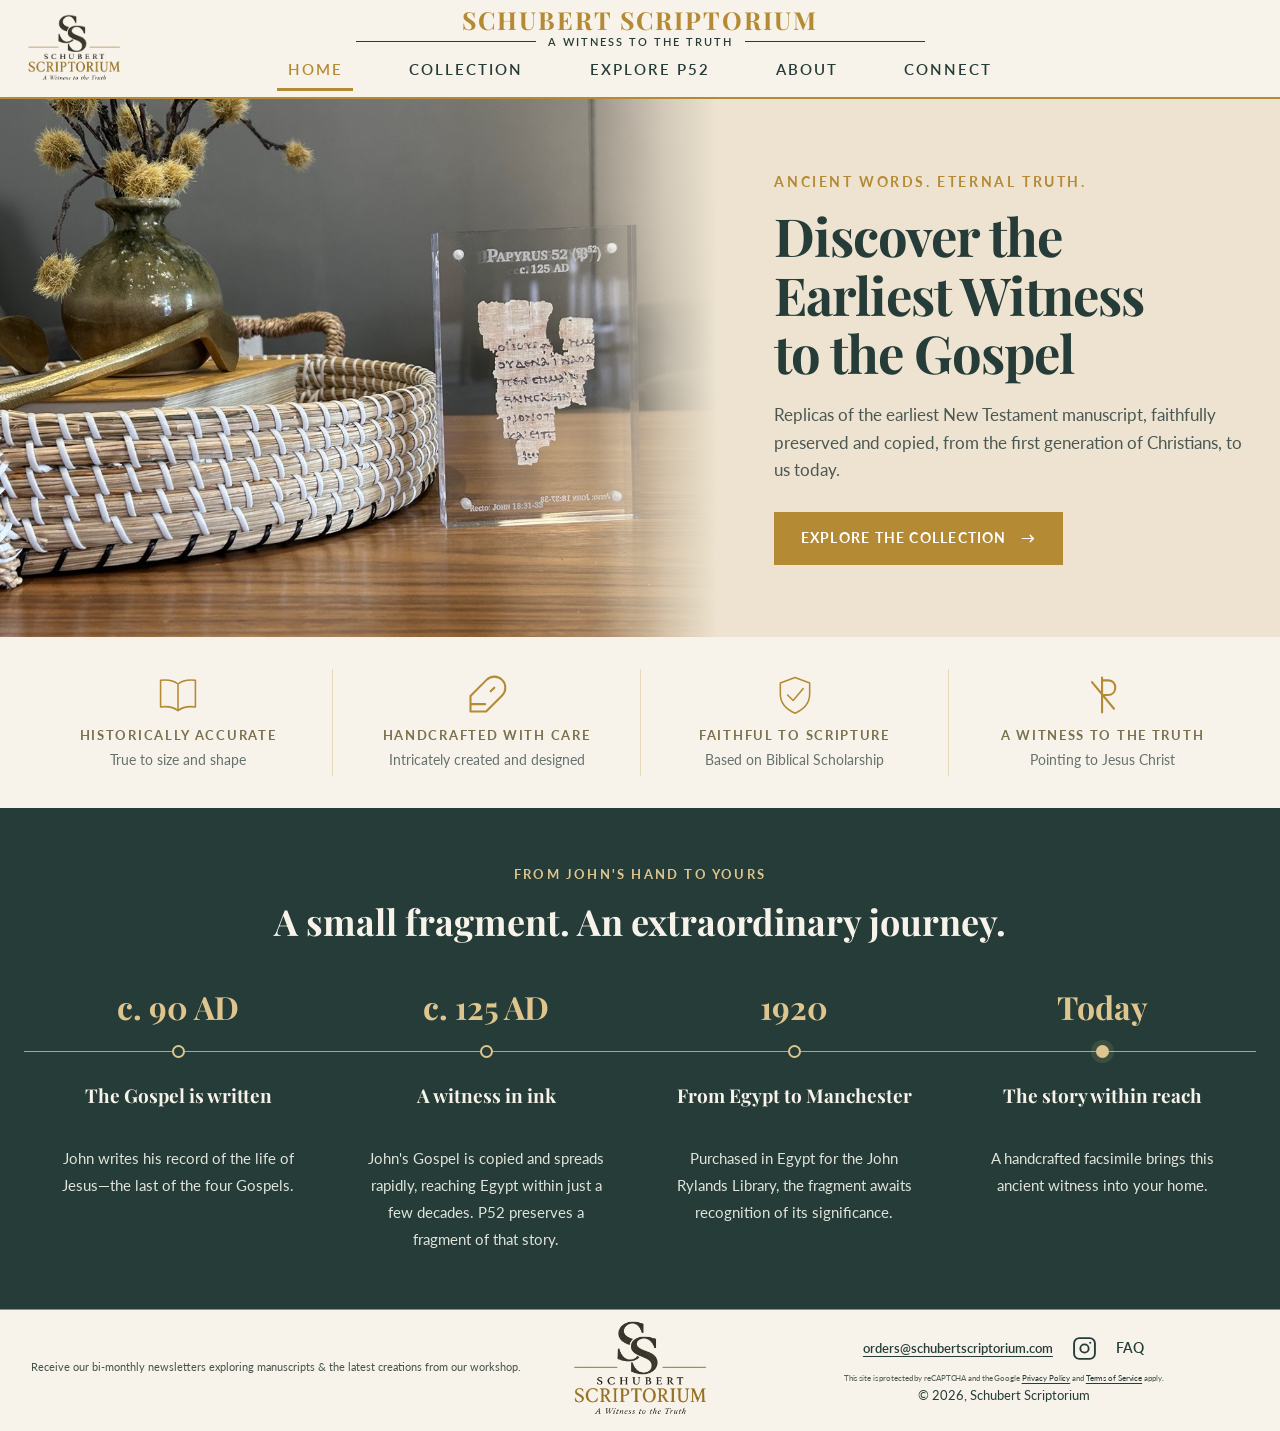
<file: index.html>
<!DOCTYPE html>
<html lang="en">
<head>
<!-- Google Analytics 4 -->
<script async src="https://www.googletagmanager.com/gtag/js?id=G-V7YGJ1JFSD"></script>
<script>
  window.dataLayer = window.dataLayer || [];
  function gtag(){dataLayer.push(arguments);}
  gtag('js', new Date());
  gtag('config', 'G-V7YGJ1JFSD');
</script>
    <link rel="canonical" href="https://www.schubertscriptorium.com/">
    <meta charset="UTF-8">
    <meta name="viewport" content="width=device-width, initial-scale=1.0">
    <title>Papyrus 52 (P52) Replicas &amp; Facsimiles | Schubert Scriptorium</title>
    <meta name="description" content="Discover handcrafted Papyrus 52 (P52) replicas of the John Rylands Fragment. Explore biblical manuscript facsimiles, Christian gifts, and custom commissions.">
    <link rel="stylesheet" href="style.css?v=desktop-nav-20261024">
    <link href="https://fonts.googleapis.com/css2?family=Lato:wght@400;600;700&family=Playfair+Display:wght@700&display=swap" rel="stylesheet">

<style>
/* Critical timeline styling travels with the page, including on cached mobile visits. */
.home-timeline { background: #263C38; color: #F7F3EA; padding: 56px 24px; text-align:center; }
.home-timeline-inner { max-width:1280px; margin:auto; }
.home-timeline-eyebrow { color:#DEC58E; text-transform:uppercase; letter-spacing:.17em; font:700 13px/1.6 'Lato',sans-serif; margin:0 0 14px; }
.home-timeline h2 { color:#F7F3EA; font:700 clamp(24px,3vw,36px)/1.3 'Playfair Display',Georgia,serif; margin:0 0 40px; }
.home-timeline-track { display:grid; grid-template-columns:repeat(4,minmax(0,1fr)); list-style:none; margin:0; padding:0; }
.home-timeline-stop { position:relative; min-width:0; padding:0 20px; box-sizing:border-box; }
.home-timeline-stop::before { content:''; position:absolute; left:0; right:0; top:66px; height:1px; background:#BFA365; }
.home-timeline-date { color:#DEC58E; font:700 32px/44px 'Playfair Display',Georgia,serif; height:44px; margin:0 0 16px; white-space:nowrap; }
.home-timeline-point { display:block; position:relative; width:13px; height:13px; box-sizing:border-box; border:2px solid #DEC58E; border-radius:50%; background:#263C38; margin:0 auto 24px; }
.home-timeline-stop h3 { color:#F7F3EA; font:700 19px/1.4 'Playfair Display',Georgia,serif; min-height:2.8em; margin:0 0 10px; }
.home-timeline-description { color:#E0E4DA; font:400 15px/1.8 'Lato',sans-serif; margin:auto; max-width:250px; }
.home-timeline-hint,.home-timeline-controls,.home-timeline-rail { display:none; }
.home-timeline-scroll { overflow:visible; }
.home-timeline-track::after { display:none; }
@media(max-width:850px) {
 .home-timeline { padding:38px 20px 32px; }
 .home-timeline h2 { font-size:26px; max-width:340px; margin:0 auto 28px; }
 .home-timeline-eyebrow { font-size:11px; letter-spacing:.14em; }
 .home-timeline.enhanced .home-timeline-rail { display:grid; grid-template-columns:repeat(4,minmax(0,1fr)); position:relative; margin:0 0 28px; }
 .home-timeline-rail::before { content:''; position:absolute; height:1px; background:#8E805C; left:12.5%; right:12.5%; bottom:12px; }
 .home-timeline-rail button { position:relative; appearance:none; border:0; background:transparent; color:#E0E4DA; padding:12px 0 0; font:400 12px/1.4 'Lato',sans-serif; cursor:pointer; min-height:58px; }
 .home-timeline-rail button::after { content:''; display:block; width:10px; height:10px; border:1px solid #DEC58E; box-sizing:border-box; border-radius:50%; background:#263C38; margin:15px auto 8px; transition:background .25s,box-shadow .25s; }
 .home-timeline-rail button[aria-pressed="true"] { color:#DEC58E; }
 .home-timeline-rail button[aria-pressed="true"]::after { background:#DEC58E; box-shadow:0 0 0 5px rgba(222,197,142,.14); }
 .home-timeline-rail button:focus-visible { outline:2px solid #DEC58E; outline-offset:2px; }
 .home-timeline-track { display:block; }
 .home-timeline-stop { padding:0 8px 18px; }
 .home-timeline-stop::before,.home-timeline-point { display:none; }
 .home-timeline.enhanced .home-timeline-stop:not(.is-active) { display:none; }
 .home-timeline.enhanced .home-timeline-scroll { min-height:0; touch-action:pan-y; }
 .home-timeline-date { font-size:42px; height:auto; line-height:1.25; margin:0 0 14px; }
 .home-timeline-stop h3 { display:block; min-height:0; font-size:23px; margin:0 0 14px; }
 .home-timeline-description { font-size:16px; line-height:1.8; max-width:350px; }
 .home-timeline.enhanced .home-timeline-hint { display:block; color:#D1C4A1; font:400 11px/1.6 'Lato',sans-serif; letter-spacing:.06em; margin:0 0 18px; }
 .home-timeline.enhanced .home-timeline-controls:not([hidden]) { display:flex; justify-content:space-between; align-items:center; border-top:1px solid #65705B; padding-top:12px; margin:0; }
 .home-timeline-controls button { background:transparent; color:#DEC58E; border:0; border-radius:0; width:auto; height:44px; min-width:80px; font:400 12px/1.5 'Lato',sans-serif; letter-spacing:.05em; padding:0; cursor:pointer; }
 .home-timeline-controls button:disabled { opacity:.3; }
 .home-timeline-position { color:#D1C4A1; font:400 11px/1.5 'Lato',sans-serif; letter-spacing:.1em; }
}
</style>

<style>
@media(max-width:850px){
 .home-timeline-title-journey{display:block}
}
</style>

<style>
@media(min-width:901px){body > header{padding:.4rem 0 !important}body > header .nav-logo{font-size:1.55rem !important;line-height:1.1;margin-bottom:.12rem !important}body > header .nav-tagline{font-size:.68rem !important;line-height:1.1;margin-bottom:.3rem !important}body > header nav{gap:.35rem}body > header nav a{padding:.25rem .65rem}}
</style>

<style>
/* Consistent clickable brand mark, without changing the desktop header height. */
body > header { position:relative !important; }
body > header .header-brand-mark { position:absolute;left:clamp(12px,2vw,32px);top:50%;transform:translateY(-50%);width:96px;height:96px;display:flex;align-items:center;justify-content:center;z-index:3; }
body > header .header-brand-mark img {display:block;width:100%;height:100%;object-fit:contain;}
body > header .header-brand-mark:focus-visible {outline:2px solid #B58A35;outline-offset:3px;border-radius:4px;}
@media(max-width:900px){
 
 body > header .header-brand-mark {display:none !important;}
}
</style>
<style>
/* Keep the longer hero headline balanced on both desktop and mobile. */
.home-hero-content #home-hero-title{max-width:18ch;text-wrap:balance;overflow-wrap:normal;line-height:1.12;}
@media(max-width:900px){.home-hero-content #home-hero-title{max-width:100%;margin-left:auto;margin-right:auto;font-size:clamp(1.85rem,6.5vw,3rem);text-wrap:balance;}}
</style>

<style>
/* Footer-only FAQ link, preserving centered footer branding. */
footer{position:relative}
footer .footer-faq-link{position:absolute;right:clamp(18px,3vw,48px);top:50%;transform:translateY(-50%);font:700 14px Lato,sans-serif;color:#263C38;text-decoration:underline;text-underline-offset:4px}
@media(max-width:600px){footer .footer-faq-link{position:static;display:block;transform:none;margin-top:1rem;text-align:center}}
</style>
<link rel="stylesheet" href="footer-subscribe.css?v=20261102recaptcha">
<style>
/* Desktop only: reverse the hero panels while keeping text left-aligned. */
@media (min-width: 901px) {
  .home-hero { grid-template-columns: minmax(0, 56%) minmax(0, 44%); }
  .home-hero-visual { grid-column: 1; grid-row: 1; }
  .home-hero-content { grid-column: 2; grid-row: 1; text-align: left; max-width: 600px; padding-left: clamp(2.25rem, 4.5vw, 5rem); padding-right: max(2rem, calc((100vw - 1220px) / 2)); }
  .home-hero-visual::before { background: linear-gradient(to left, var(--hero-beige) 0%, rgba(237, 227, 208, .76) 7%, rgba(237, 227, 208, .2) 18%, rgba(237, 227, 208, 0) 35%); }
}
</style>

<style>
/* Desktop-only, one-time progressive timeline reveal. */
@media (min-width: 901px) and (prefers-reduced-motion: no-preference) {
 .home-timeline.timeline-reveal-ready .home-timeline-stop::before {
   transform:scaleX(0); transform-origin:left center;
 }
 .home-timeline.timeline-reveal-ready .home-timeline-date,
 .home-timeline.timeline-reveal-ready .home-timeline-point,
 .home-timeline.timeline-reveal-ready .home-timeline-stop h3,
 .home-timeline.timeline-reveal-ready .home-timeline-description {
   opacity:0;
 }
 .home-timeline.timeline-reveal-ready.timeline-reveal-start .home-timeline-stop::before {
   animation:timeline-draw 2.5s linear both;
   animation-delay:calc(var(--timeline-index) * 2.5s);
 }
 .home-timeline.timeline-reveal-ready.timeline-reveal-start .home-timeline-date,
 .home-timeline.timeline-reveal-ready.timeline-reveal-start .home-timeline-point {
   animation:timeline-appear .7s ease-out both;
   animation-delay:calc(var(--timeline-index) * 2.5s + .25s);
 }
 .home-timeline.timeline-reveal-ready.timeline-reveal-start .home-timeline-stop h3,
 .home-timeline.timeline-reveal-ready.timeline-reveal-start .home-timeline-description {
   animation:timeline-float-in .85s ease-out both;
   animation-delay:calc(var(--timeline-index) * 2.5s + .8s);
 }
 .home-timeline.timeline-reveal-ready.timeline-reveal-start .home-timeline-description {
   animation-delay:calc(var(--timeline-index) * 2.5s + 1.05s);
 }
 @keyframes timeline-draw {to {transform:scaleX(1)}}
 @keyframes timeline-appear {to {opacity:1}}
 @keyframes timeline-float-in {from {opacity:0;transform:translateY(16px)}to {opacity:1;transform:translateY(0)}}
}
</style>
</head>
<body>

<header>
    <a class="header-brand-mark" href="index.html" aria-label="Schubert Scriptorium homepage"><img src="Schubert_Scriptorium_Instagram_Profile_2400.png" alt="" loading="eager"></a>
<div class="nav-logo">SCHUBERT SCRIPTORIUM</div>
    <div class="nav-tagline">A Witness to the Truth</div>
    <nav aria-label="Main navigation">
        <a href="index.html" aria-current="page">Home</a>
        <a href="collection.html">Collection</a>
        <a href="explore-p52.html">Explore P52</a>
        <a href="about.html">About</a>
        <a href="contact.html">Connect</a>
    </nav>
</header>

<main>
    <section class="home-hero" aria-labelledby="home-hero-title">
        <div class="home-hero-content">
            <p class="home-hero-eyebrow">Ancient Words. Eternal Truth.</p>
            <h1 id="home-hero-title">Discover the Earliest Witness to the Gospel</h1>
            <p class="home-hero-description">Replicas of the earliest New Testament manuscript, faithfully preserved and copied, from the first generation of Christians, to us today.</p>
            <a href="collection.html" class="btn home-hero-button">Explore the Collection <span aria-hidden="true">&rarr;</span></a>
        </div>
        <div class="home-hero-visual">
            <img src="p52-hero.png" alt="Handcrafted Papyrus 52 biblical manuscript facsimile" class="home-hero-photo">
        </div>
    </section>

    <section class="home-highlights" aria-label="Our commitments">
        <div class="home-highlights-grid">
            <div class="home-highlight">
                <div class="home-highlight-icon"><svg viewBox="0 0 48 48" fill="none" stroke="currentColor" stroke-width="1.7" stroke-linecap="round" stroke-linejoin="round" aria-hidden="true"><path d="M24 12c-5-4-11-5-19-4v29c8-1 14 0 19 4 5-4 11-5 19-4V8c-8-1-14 0-19 4ZM24 12v29"/></svg></div>
                <h2>Historically Accurate</h2>
                <p>True to size and shape</p>
            </div>
            <div class="home-highlight">
                <div class="home-highlight-icon"><svg viewBox="0 0 48 48" fill="none" stroke="currentColor" stroke-width="2.3" stroke-linecap="round" stroke-linejoin="round" aria-hidden="true"><path d="M40.48 24.48a12 12 0 0 0-16.98-16.98L6 25v17h17zM32 16l-4 4M6 34h16"/></svg></div>
                <h2>Handcrafted with Care</h2>
                <p>Intricately created and designed</p>
            </div>
            <div class="home-highlight">
                <div class="home-highlight-icon"><svg viewBox="0 0 48 48" fill="none" stroke="currentColor" stroke-width="1.7" stroke-linecap="round" stroke-linejoin="round" aria-hidden="true"><path d="m24 5 16 6v12c0 10-7 17-16 21C15 40 8 33 8 23V11l16-6Z"/><path d="m16 24 6 6 11-13"/></svg></div>
                <h2>Faithful to Scripture</h2>
                <p>Based on Biblical Scholarship</p>
            </div>
            <div class="home-highlight">
                <div class="home-highlight-icon"><svg viewBox="0 0 48 48" fill="none" stroke="currentColor" stroke-width="2.3" stroke-linecap="round" stroke-linejoin="round" aria-hidden="true"><path d="M23 5V43M12 10L36 39M23 8H30C40 8 40 24 29 24H23"/></svg></div>
                <h2>A Witness to The Truth</h2>
                <p>Pointing to Jesus Christ</p>
            </div>
        </div>
    </section>
    <section class="home-timeline" aria-labelledby="home-timeline-title">
        <div class="home-timeline-inner">
            <p class="home-timeline-eyebrow">From John's hand to yours</p>
            <h2 id="home-timeline-title">A small fragment. <span class="home-timeline-title-journey">An extraordinary journey.</span></h2>
            <p class="home-timeline-hint" id="home-timeline-hint">Swipe to follow the story &rarr;</p>
            <div class="home-timeline-scroll" tabindex="0" role="region" aria-label="Papyrus 52 timeline, scroll horizontally" aria-describedby="home-timeline-hint">
                <ol class="home-timeline-track">
                    <li class="home-timeline-stop">
                        <p class="home-timeline-date">c. 90 AD</p>
                        <span class="home-timeline-point" aria-hidden="true"></span>
                        <h3>The Gospel is written</h3>
                        <p class="home-timeline-description">John writes his record of the life of Jesus—the last of the four Gospels.</p>
                    </li>
                    <li class="home-timeline-stop">
                        <p class="home-timeline-date">c. 125 AD</p>
                        <span class="home-timeline-point" aria-hidden="true"></span>
                        <h3>A witness in ink</h3>
                        <p class="home-timeline-description">John's Gospel is copied and spreads rapidly, reaching Egypt within just a few decades. P52 preserves a fragment of that story.</p>
                    </li>
                    <li class="home-timeline-stop">
                        <p class="home-timeline-date">1920</p>
                        <span class="home-timeline-point" aria-hidden="true"></span>
                        <h3>From Egypt to Manchester</h3>
                        <p class="home-timeline-description">Purchased in Egypt for the John Rylands Library, the fragment awaits recognition of its significance.</p>
                    </li>
                    <li class="home-timeline-stop">
                        <p class="home-timeline-date">Today</p>
                        <span class="home-timeline-point" aria-hidden="true"></span>
                        <h3>The story within reach</h3>
                        <p class="home-timeline-description">A handcrafted facsimile brings this ancient witness into your home.</p>
                    </li>
                </ol>
            </div>
            <div class="home-timeline-controls" hidden>
                <button type="button" class="home-timeline-prev" aria-label="Previous timeline milestone" disabled>&larr;</button>
                <span class="home-timeline-position" aria-live="polite" aria-atomic="true">1 of 4</span>
                <button type="button" class="home-timeline-next" aria-label="Next timeline milestone">&rarr;</button>
            </div>
        </div>
    </section>
</main>

<script>
(() => {
 const root = document.querySelector('.home-timeline');
 const viewport = root.querySelector('.home-timeline-scroll');
 const stops = [...root.querySelectorAll('.home-timeline-stop')];
 const controls = root.querySelector('.home-timeline-controls');
 const prev = root.querySelector('.home-timeline-prev');
 const next = root.querySelector('.home-timeline-next');
 const counter = root.querySelector('.home-timeline-position');
 const mobile = matchMedia('(max-width:850px)');
 const reduced = matchMedia('(prefers-reduced-motion: reduce)');
 const rail = document.createElement('div');
 rail.className = 'home-timeline-rail';
 rail.setAttribute('role','group');
 rail.setAttribute('aria-label','Choose a milestone');
 let current = 0;
 const buttons = stops.map((stop,i) => {
   stop.id = 'p52-milestone-' + i;
   const button = document.createElement('button');
   button.type = 'button';
   button.textContent = stop.querySelector('.home-timeline-date').textContent;
   button.setAttribute('aria-controls',stop.id);
   button.setAttribute('aria-label',button.textContent + ': ' + stop.querySelector('h3').textContent);
   button.addEventListener('click',() => select(i));
   rail.append(button);
   return button;
 });
 viewport.before(rail);
 root.classList.add('enhanced');
 prev.innerHTML = '&larr; Previous';
 next.innerHTML = 'Next &rarr;';
 root.querySelector('.home-timeline-hint').textContent = 'TAP A DATE OR SWIPE TO EXPLORE';
 viewport.removeAttribute('aria-describedby');
 viewport.removeAttribute('tabindex');
 viewport.setAttribute('aria-label','Papyrus 52 milestone');
 viewport.setAttribute('aria-live','polite');
 viewport.setAttribute('aria-atomic','true');
 function select(index,animate=true) {
   const old=current;
   current=Math.max(0,Math.min(3,index));
   stops.forEach((stop,i) => {
     stop.classList.toggle('is-active',i===current);
     if(mobile.matches && i!==current) stop.setAttribute('aria-hidden','true');
     else stop.removeAttribute('aria-hidden');
     buttons[i].setAttribute('aria-pressed',String(i===current));
   });
   controls.hidden=!mobile.matches;
   prev.disabled=current===0;
   next.disabled=current===3;
   counter.textContent=String(current+1).padStart(2,'0')+' / 04';
   if(animate && mobile.matches && !reduced.matches && old!==current && stops[current].animate) {
     stops[current].animate([{opacity:0,transform:'translateX('+ (current>old?18:-18) +'px)'},{opacity:1,transform:'translateX(0)'}],{duration:280,easing:'ease-out'});
   }
 }
 prev.addEventListener('click',()=>select(current-1));
 next.addEventListener('click',()=>select(current+1));
 let start=null;
 viewport.addEventListener('touchstart',e=> {if(e.touches.length===1) start={x:e.touches[0].clientX,y:e.touches[0].clientY};}, {passive:true});
 viewport.addEventListener('touchend',e=> {
   if(!start || !mobile.matches) return;
   const dx=e.changedTouches[0].clientX-start.x,dy=e.changedTouches[0].clientY-start.y;
   if(Math.abs(dx)>45 && Math.abs(dx)>Math.abs(dy)*1.5) select(current+(dx<0?1:-1));
   start=null;
 },{passive:true});
 viewport.addEventListener('touchcancel',()=>start=null,{passive:true});
 rail.addEventListener('keydown',e=> {
   if(['ArrowRight','ArrowLeft','Home','End'].includes(e.key)) {
     e.preventDefault();
     select(e.key==='Home'?0:e.key==='End'?3:current+(e.key==='ArrowRight'?1:-1));
     buttons[current].focus();
   }
 });
 mobile.addEventListener('change',()=>select(current,false));
 select(0,false);
})();
</script>

<footer class="site-footer">
  <div class="footer-inner">
    <div class="footer-subscribe" aria-label="Monthly newsletter signup">
      
      <p>Receive our bi-monthly newsletters exploring manuscripts &amp; the latest creations from our workshop.</p>
      <!-- Constant Contact renders the email field and JOIN THE SCRIPTORIUM button. -->
      <div class="ctct-inline-form" data-form-id="32b54621-76e0-47b9-956b-01b67dd0ba63"></div>
      
    </div>
    <div class="footer-brand"><img class="footer-logo" src="Schubert_Scriptorium_Instagram_Profile_2400.png" alt="Schubert Scriptorium — A Witness to the Truth"></div>
    <div class="footer-links">
      <div class="footer-links-primary">
      <a class="footer-email" href="mailto:orders@schubertscriptorium.com">orders@schubertscriptorium.com</a>
      <a class="footer-instagram" href="https://www.instagram.com/schubertscriptorium/" target="_blank" rel="noopener noreferrer" aria-label="Schubert Scriptorium on Instagram"><svg xmlns="http://www.w3.org/2000/svg" width="25" height="25" viewBox="0 0 24 24" fill="none" stroke="currentColor" stroke-width="1.8" stroke-linecap="round" stroke-linejoin="round" aria-hidden="true"><rect x="2" y="2" width="20" height="20" rx="5"/><circle cx="12" cy="12" r="4"/><circle cx="17.5" cy="6.5" r="1" fill="currentColor" stroke="none"/></svg></a>
      <a class="footer-faq-link" href="faq.html">FAQ</a>
          </div>
      <div class="footer-recaptcha-row"><p class="footer-recaptcha-notice">This site is protected by reCAPTCHA and the Google <a href="https://policies.google.com/privacy" target="_blank" rel="noopener noreferrer">Privacy Policy</a> and <a href="https://policies.google.com/terms" target="_blank" rel="noopener noreferrer">Terms of Service</a> apply.</p><p class="footer-copyright">© 2026, Schubert Scriptorium</p>
    </div>
    </div>
  </div>
</footer>

<!-- Constant Contact Active Forms -->
<script>var _ctct_m = "2b00340d0dffae2609ed22a8a5fdf508";</script>
<script id="signupScript" src="https://static.ctctcdn.com/js/signup-form-widget/current/signup-form-widget.min.js" async defer></script>
<script src="footer-subscribe.js?v=20261102f" defer></script>

<script>
/* Progressive desktop reveal; mobile and reduced-motion layouts stay static. */
(() => {
 const section=document.querySelector('.home-timeline');
 if(!section || !('IntersectionObserver' in window)) return;
 const desktop=window.matchMedia('(min-width: 901px)');
 const reduced=window.matchMedia('(prefers-reduced-motion: reduce)');
 if(!desktop.matches || reduced.matches) return;
 section.querySelectorAll('.home-timeline-stop').forEach((stop,index)=>{
   stop.style.setProperty('--timeline-index',index);
 });
 section.classList.add('timeline-reveal-ready');
 const observer=new IntersectionObserver(entries=>{
   if(!entries.some(entry=>entry.isIntersecting)) return;
   section.classList.add('timeline-reveal-start');
   observer.disconnect();
 },{threshold:0.12});
 observer.observe(section);
 const showAll=()=>{
   if(!desktop.matches || reduced.matches) {
     section.classList.remove('timeline-reveal-ready');
     observer.disconnect();
   }
 };
 desktop.addEventListener('change',showAll);
 reduced.addEventListener('change',showAll);
})();
</script>
</body>
</html>
</file>
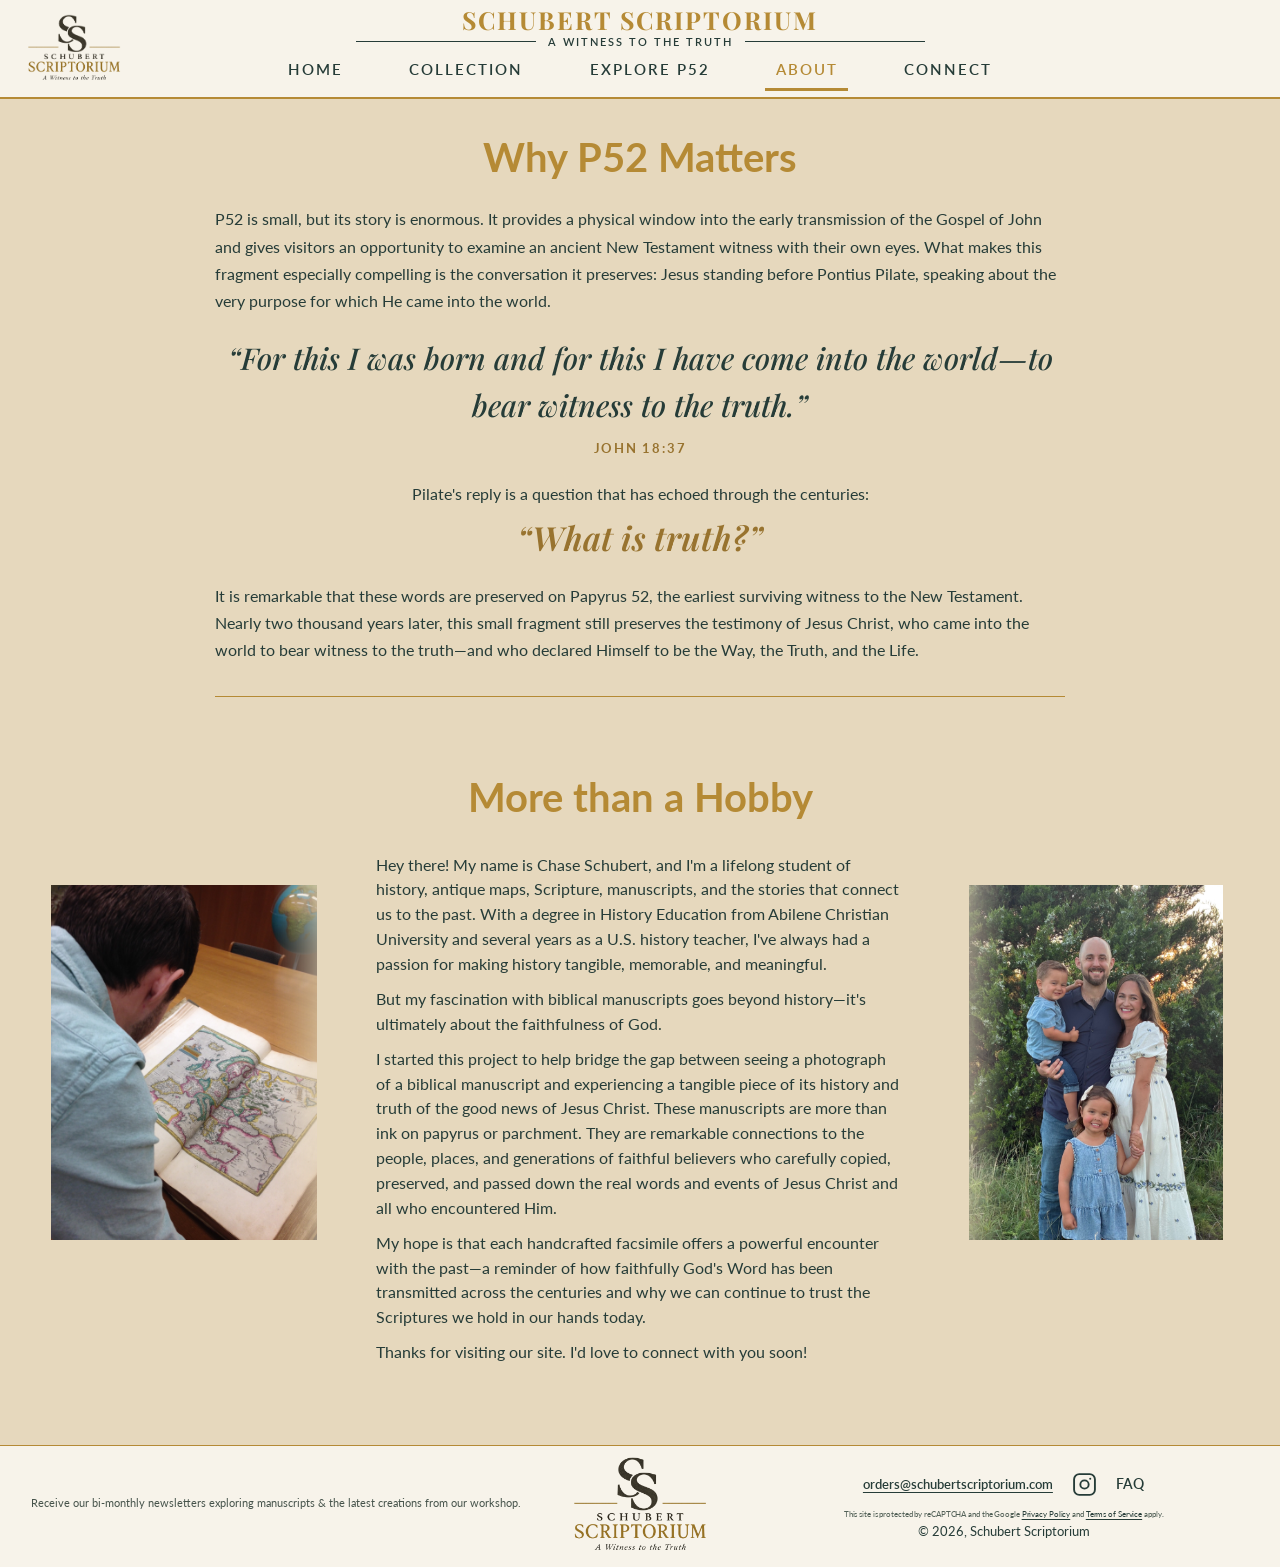
<file: about.html>
<!DOCTYPE html>
<html lang="en">
<head>
<!-- Google Analytics 4 -->
<script async src="https://www.googletagmanager.com/gtag/js?id=G-V7YGJ1JFSD"></script>
<script>
  window.dataLayer = window.dataLayer || [];
  function gtag(){dataLayer.push(arguments);}
  gtag('js', new Date());
  gtag('config', 'G-V7YGJ1JFSD');
</script>
    <link rel="canonical" href="https://www.schubertscriptorium.com/about.html">
    <meta charset="UTF-8">
    <meta name="viewport" content="width=device-width, initial-scale=1.0">
    <title>About Schubert Scriptorium | Papyrus 52 Facsimiles</title>
    <meta name="description" content="Meet the maker behind Schubert Scriptorium and discover the history, craftsmanship, and faith inspiring its Papyrus 52 (P52) biblical manuscript facsimiles.">
    <link rel="stylesheet" href="style.css">

    <style>
        /* About-page story text only; navigation, headings and footer retain their colors. */
        .about-content p {
            color: var(--forest-green, #263C38);
            line-height: 1.7;
            margin: 0 0 1rem;
        }
        .about-content .about-header:not(:first-child) {
            margin-top: 2rem;
            margin-bottom: 1rem;
            line-height: 1.3;
        }
        .about-content .about-scripture-quote {
            font-style: italic;
            font-size: clamp(1.25rem, 3vw, 1.65rem);
            line-height: 1.45;
            margin: 1.25rem 0;
        }
        .about-content .about-truth-question {
            color: var(--gold);
            font-family: 'Playfair Display', serif;
            font-size: clamp(1.8rem, 4vw, 2.2rem);
            line-height: 1.3;
            margin: 0.5rem 0 1.25rem;
        }
        @media (max-width: 600px) {
            .about-content .about-header:not(:first-child) {
                margin-top: 1.75rem;
                margin-bottom: 0.85rem;
            }
            .about-content p { margin-bottom: 0.85rem; }
        }
    </style>
<link href="https://fonts.googleapis.com/css2?family=Lato:wght@400;600;700&family=Playfair+Display:wght@700&display=swap" rel="stylesheet">
<style>
/* About exhibit: deliberately isolated from the rest of the site. */
.john-journey{margin:2.5rem -6rem 3rem;border:1px solid #bca570;background:#f7f3ea;box-shadow:0 16px 45px #263c3810;overflow:hidden;text-align:center;color:#263c38}
.jm-intro{padding:2.4rem 2rem 1.5rem}.about-content .jm-eyebrow{font:700 11px/1.6 Lato,sans-serif;letter-spacing:.19em;color:#78602e;margin-bottom:.75rem}.jm-intro h2{font:700 clamp(1.5rem,3vw,2.15rem)/1.3 'Playfair Display',Georgia,serif;margin:0 0 .8rem}.jm-intro p{font-size:.95rem}.jm-map-wrap{position:relative;overflow:hidden;border-top:1px solid #bca57066;border-bottom:1px solid #bca57066;background:#e4e8dd}.jm-map{display:block;width:100%;height:540px}.jm-world{transform-origin:0 0;transition:transform .9s cubic-bezier(.2,.7,.2,1)}.jm-labels text,.jm-manchester,.jm-rome{font:20px Lato,sans-serif;fill:#566359;paint-order:stroke;stroke:#f1e7d2;stroke-width:3px;stroke-linejoin:round}.jm-labels .region{font-size:18px;letter-spacing:3px;fill:#69705e}.jm-labels .water{font:italic 23px Georgia,serif;letter-spacing:3px;fill:#667e75;stroke:#e4e8dd}.jm-labels .detail{font-size:14px}.jm-map-badge{position:absolute;bottom:18px;left:20px;padding:9px 14px;background:#f7f3eaf2;border-left:2px solid #b58a35;text-align:left;pointer-events:none}.jm-badge-date{display:block;font:700 20px/1.3 'Playfair Display',Georgia,serif}.jm-badge-place{font-size:11px;letter-spacing:.05em}.jm-north{position:absolute;right:22px;top:20px;font:12px Lato,sans-serif;color:#566359}.jm-marker{opacity:.18;transition:opacity .65s}.jm-marker .jm-dot{fill:#263c38;stroke:#f7f3ea;stroke-width:2}.jm-halo{fill:#8c3f3a10;stroke:#8c3f3a;stroke-width:1;opacity:0}.jm-symbol{opacity:0;transition:opacity .5s;fill:#f7f3ea;stroke:#8c3f3a;stroke-width:1.4}.jm-marker.is-active{opacity:1}.jm-marker.is-active .jm-dot{fill:#8c3f3a}.jm-marker.is-active .jm-symbol{opacity:1}.jm-marker.is-active .jm-halo{animation:jm-pulse 2.6s ease-out 2}.jm-routes,.jm-transfer,.jm-manchester,.jm-rome{opacity:0;transition:opacity .7s}.john-journey[data-step="2"] .jm-routes,.john-journey[data-step="2"] .jm-rome,.john-journey[data-step="4"] .jm-transfer,.john-journey[data-step="4"] .jm-manchester,.john-journey[data-step="5"] .jm-manchester{opacity:1}.john-journey[data-step="2"] .jm-routes{animation:jm-flow 12s linear infinite}.john-journey[data-step="4"] .jm-transfer{animation:jm-flow 8s linear infinite}.jm-interface{padding:1.5rem 2rem 1rem}.jm-eras{display:flex;justify-content:space-between;gap:8px;color:#6c705f;font-size:9px;letter-spacing:.1em;margin-bottom:1rem}.jm-instruction{display:block;font-size:12px;color:#566359}#jm-range{display:block;width:100%;margin:10px 0 0;height:40px;accent-color:#8c3f3a;cursor:ew-resize}.jm-stops{display:grid;grid-template-columns:repeat(6,minmax(0,1fr));gap:3px}.jm-stops button{border:0;border-top:2px solid #bca57080;background:transparent;min-height:52px;color:#536259;font:12px Lato,sans-serif;padding:8px 2px;cursor:pointer}.jm-stops button[aria-pressed="true"]{border-color:#8c3f3a;color:#8c3f3a;font-weight:700}.jm-story{padding:1.5rem 1rem 1rem;max-width:640px;margin:auto;min-height:215px}.about-content .jm-story-date{font:700 12px Lato,sans-serif;letter-spacing:.12em;text-transform:uppercase;color:#78602e;margin:0 0 .6rem}.jm-story h3{font:700 25px/1.3 'Playfair Display',Georgia,serif;margin:0 0 .8rem}.about-content .jm-story-copy{font-size:15px;line-height:1.75}.jm-navigation{display:flex;align-items:center;justify-content:space-between;border-top:1px solid #bca57066}.jm-navigation button{font:13px Lato,sans-serif;min-height:48px;padding:0 8px;border:0;background:none;color:#263c38;cursor:pointer}.jm-navigation button:disabled{opacity:.35;cursor:default}.jm-count{font-size:11px;letter-spacing:.13em}.jm-sources{border-top:1px solid #bca57066;padding:1rem 2rem;text-align:left}.jm-sources summary{cursor:pointer;font-size:12px;color:#566359}.about-content .jm-sources p{font-size:12px;margin-top:.8rem}.jm-sources a,.jm-collection{color:#263c38;text-underline-offset:4px}.jm-collection{display:inline-block;font-size:13px}.jm-collection[hidden]{display:none}.john-journey button:focus-visible,.john-journey input:focus-visible,.john-journey summary:focus-visible,.john-journey a:focus-visible{outline:2px solid #8c3f3a;outline-offset:4px}
@keyframes jm-pulse{0%{r:8;opacity:.65}100%{r:45;opacity:0}}@keyframes jm-flow{to{stroke-dashoffset:-160}}
@media(max-width:1100px){.john-journey{margin:2rem 0}.jm-map{height:400px}}
@media(max-width:600px){.jm-intro{padding:1.7rem 1rem 1rem}.jm-intro h2{font-size:1.65rem}.jm-map{height:300px;overflow:hidden}.jm-labels .region{letter-spacing:1px}.jm-labels .detail{display:none}.jm-interface{padding:1rem .85rem .5rem}.jm-eras{font-size:8px;letter-spacing:0;flex-wrap:wrap;justify-content:center}.jm-stops button{font-size:10px;min-height:48px}.jm-story{padding:1.3rem .3rem .6rem;min-height:270px}.jm-story h3{font-size:23px}.jm-map-badge{bottom:12px;left:12px;padding:7px 10px}.jm-badge-date{font-size:17px}.jm-badge-place{font-size:10px}.jm-sources{padding:1rem}.jm-symbol{display:none}.jm-labels text{font-size:20px}.jm-map-wrap .jm-north{right:12px;top:15px}}
@media(prefers-reduced-motion:reduce){.john-journey *{animation:none!important;transition:none!important}.jm-marker.is-active .jm-halo{opacity:.3}}

/* Keep the desktop map and its date controls together in the viewport. */
@media (min-width:601px){
 .john-journey .jm-map{height:clamp(220px,36vh,340px)}
 .john-journey .jm-interface{padding-top:1rem}
 .john-journey .jm-eras{margin-bottom:.5rem}
}
</style>
<style>
/* Keep the exhibit title on a single line, including narrow phones. */
.john-journey .jm-intro h2{white-space:nowrap;font-size:clamp(.8rem,3.65vw,2.15rem)}
@media(max-width:600px){.john-journey .jm-intro{padding-left:.65rem;padding-right:.65rem}.john-journey .jm-intro h2{font-size:clamp(.75rem,3.65vw,1.65rem)}}
</style>
<style>
.jm-time-control{position:relative}
.jm-time-break{position:absolute;left:70%;top:24px;transform:translateX(-50%);width:30px;height:16px;background:#f7f3ea;color:#8c3f3a;pointer-events:none}
</style>
<style>
/* Justify only the regular paragraphs in these two sections on phones. */
@media (max-width:600px){
 .about-content p.about-mobile-justify{
  text-align:justify;
  text-align-last:left;
  text-justify:inter-word;
  -webkit-hyphens:auto;
  hyphens:auto;
  overflow-wrap:break-word;
 }
}
</style>
<style>
.about-family-photo{
 display:block;
 width:100%;
 max-width:400px;
 height:auto;
 margin:1.25rem auto 1.75rem;
 box-sizing:border-box;
 border:1px solid var(--gold,#B58A35);
}
@media(max-width:600px){.about-family-photo{max-width:340px}}
</style>
<style>
/* Desktop-only About page layout; mobile markup order and styling remain unchanged. */
@media (min-width: 901px) {
 .about-content { padding-top: 1rem !important; }
 .about-content > .about-header:first-child { margin-top: .35rem !important; }
 .about-content .john-journey { display:grid; grid-template-columns:minmax(0,1.1fr) minmax(0,.9fr); column-gap:0; align-items:start; margin-left:calc((850px - min(1180px, 92vw))/2); margin-right:calc((850px - min(1180px, 92vw))/2); }
 .john-journey .jm-intro { grid-column:1/-1; padding:1.2rem 1.5rem .9rem; }
 .john-journey .jm-map-wrap { grid-column:1; grid-row:2; }
 .john-journey .jm-map { height:clamp(330px,52vh,470px); }
 .john-journey .jm-interface { grid-column:2; grid-row:2 / span 2; display:flex; flex-direction:column; padding:1rem 1.4rem; min-width:0; }
 .john-journey .jm-interface[hidden] { display:none; }
 .john-journey .jm-story { min-height:0; padding:1rem .25rem .6rem; margin:0; max-width:none; text-align:left; }
 .john-journey .jm-story h3 { font-size:clamp(20px,1.7vw,25px); }
 .john-journey .jm-story-copy { font-size:14px; line-height:1.55; }
 .john-journey .jm-eras { margin-bottom:.3rem; }
 .john-journey .jm-stops button { min-height:42px; font-size:10px; }
 .john-journey .jm-navigation { margin-top:auto; }
 .about-me-layout { display:grid; grid-template-columns:1fr 1fr; gap:2.5rem; align-items:center; width:min(1180px,92vw); position:relative; left:50%; transform:translateX(-50%); }
 .about-me-copy { grid-column:1; grid-row:1; }
 .about-me-copy .about-header { margin-top:0 !important; }
 .about-me-layout .about-family-photo { grid-column:2; grid-row:1; width:100%; max-width:none; max-height:470px; height:100%; object-fit:cover; object-position:center; margin:0; border:0; -webkit-mask-image:linear-gradient(to right,transparent 0%,black 22%,black 100%); mask-image:linear-gradient(to right,transparent 0%,black 22%,black 100%); }
}
@media (min-width: 901px) and (max-width: 1200px) { .about-content .john-journey { margin-left:calc((850px - 92vw)/2); margin-right:calc((850px - 92vw)/2); } }
</style>
<style>
/* Desktop-only correction: place photo independently in right column, at 75% size. */
@media (min-width:901px) {
 .about-me-layout { grid-template-columns:minmax(0,1fr) minmax(0,1fr); align-items:center; }
 .about-me-copy { display:contents; }
 .about-me-copy > h2, .about-me-copy > p { grid-column:1; }
 .about-me-copy > h2 { grid-row:1; align-self:end; margin-bottom:0 !important; }
 .about-me-copy > p:nth-of-type(1) { grid-row:2; }
 .about-me-copy > p:nth-of-type(2) { grid-row:3; }
 .about-me-copy > p:nth-of-type(3) { grid-row:4; }
 .about-me-layout .about-family-photo { grid-column:2; grid-row:1 / 5; justify-self:center; align-self:center; width:75%; max-width:340px; height:auto; max-height:355px; object-fit:contain; margin:0; }
}
</style>
<style>
@media (min-width:901px) {
 .about-me-layout { width:min(1020px,88vw); gap:1.1rem; }
 .about-me-layout .about-family-photo { justify-self:start; width:75%; }
 .john-journey .jm-map-wrap { align-self:start; }
 .john-journey .jm-interface { grid-row:2; }
 .john-journey .jm-map { height:clamp(300px,43vh,390px); }
 .john-journey .jm-interface { padding:.65rem 1.1rem .55rem; }
 .john-journey .jm-story { padding:.5rem .25rem .3rem; }
 .john-journey .jm-navigation button { min-height:36px; }
 .john-journey .jm-stops button { min-height:34px; }
}
</style>
<style>
/* Align the About Me section with the centered desktop story content. */
@media (min-width:901px) {
 .about-me-layout { width:min(850px,calc(100vw - 3rem)); max-width:850px; left:auto; transform:none; margin:0 auto; gap:1.5rem; }
 .about-me-layout .about-family-photo { justify-self:center; }
}
</style>

<style>
/* Desktop only: widen and justify the two introductory P52 paragraphs. */
@media (min-width:901px) {
 .about-content > .about-header:first-child,
 .about-content > .about-header:first-child + p,
 .about-content > .about-header:first-child + p + p {
   position:relative;
   width:min(1120px,calc(100vw - 4rem));
   max-width:none;
   left:50%;
   transform:translateX(-50%);
 }
 .about-content > .about-header:first-child + p,
 .about-content > .about-header:first-child + p + p {
   text-align:justify !important;
   text-align-last:left;
   text-justify:inter-word;
 }
}
</style>

<style>
/* Desktop milestone maps: closer geographical framing and visible circulation routes. */
@media(min-width:901px){
 .john-journey[data-step="2"] .jm-routes{animation:jm-flow 9s linear infinite!important;stroke:#B34040;}
}
</style>

<style>
/* Consistent clickable brand mark, without changing the desktop header height. */
body > header { position:relative !important; }
body > header .header-brand-mark { position:absolute;left:clamp(12px,2vw,32px);top:50%;transform:translateY(-50%);width:96px;height:96px;display:flex;align-items:center;justify-content:center;z-index:3; }
body > header .header-brand-mark img {display:block;width:100%;height:100%;object-fit:contain;}
body > header .header-brand-mark:focus-visible {outline:2px solid #B58A35;outline-offset:3px;border-radius:4px;}
@media(max-width:900px){
 
 body > header .header-brand-mark {display:none !important;}
}
</style>

<style>
/* Make the Jerusalem cross clearly visible on AD 33, including the compact map. */
.john-journey[data-step="0"] .jm-marker[data-place="jerusalem"] .jm-jerusalem-cross{display:block!important;opacity:1!important;stroke:#B34040!important;}
.john-journey[data-step="0"] .jm-marker[data-place="jerusalem"] .jm-jerusalem-cross path{stroke:#B34040!important;stroke-width:4!important;}
@media(min-width:901px){
 .john-journey[data-step="0"] .jm-marker[data-place="jerusalem"] .jm-jerusalem-cross{transform-box:view-box;}
 .john-journey[data-step="2"] .jm-routes .jm-route-greece{stroke:#B34040;stroke-width:3.5;stroke-dasharray:7 8;}
}
</style>

<style>
/* Explicit AD 33 cross visibility, independent of inherited SVG icon styling. */
.john-journey[data-step="0"] .jm-marker[data-place="jerusalem"] .jm-jerusalem-cross{display:inline!important;visibility:visible!important;opacity:1!important;transform:none!important;}
.john-journey[data-step="0"] .jm-marker[data-place="jerusalem"] .jm-jerusalem-cross path{display:inline!important;visibility:visible!important;opacity:1!important;stroke:#B34040!important;stroke-width:4!important;}
</style>

<style>
/* Keep both personal-story headings on one line on mobile without changing desktop typography. */
@media (max-width:600px){
 .about-content .about-header.mobile-single-line{white-space:nowrap!important;font-size:clamp(1.05rem,5vw,1.5rem)!important;letter-spacing:0!important;}
}
</style>
<style>
@media(max-width:900px){.about-content{padding-top:.6rem!important;}.about-content>.about-header:first-child{margin-top:0!important;}}
</style>

<style>
/* Consistent, single-line About section headings on phones. */
@media(max-width:600px){
 .about-content h2.about-header,
 .about-content h2.about-header.mobile-single-line{
  font-size:clamp(1.12rem,4.55vw,1.45rem)!important;
  line-height:1.25!important;
  letter-spacing:0!important;
  white-space:nowrap!important;
  text-wrap:nowrap!important;
  overflow-wrap:normal!important;
  text-align:center;
 }
}
</style>

<style>
/* Hide minor water-body labels on desktop timeline maps only. */
@media(min-width:901px){.john-journey .jm-labels text[data-mobile-only-water-label="true"]{display:none!important;}}
</style>
<style>
/* Desktop Jerusalem label positioning */
@media(min-width:901px){.john-journey .jm-labels .jm-jerusalem-label{font-size:17px!important;transform:translate(30px,-22px);}}
</style>
<style>
/* Oxyrhynchus is a possible preservation region, not a verified findspot. */
.jm-oxyrhynchus{display:none;font:16px Lato,sans-serif;fill:#263c38;paint-order:stroke;stroke:#f1e7d2;stroke-width:3px}
.john-journey[data-step="3"] .jm-oxyrhynchus{display:block}
@media(max-width:600px){.jm-oxyrhynchus{font-size:21px;transform:translate(-65px,-12px)}}
.jm-today-map{display:none!important}
.john-journey[data-step="5"] .jm-transfer{opacity:0!important;animation:none!important}
.john-journey[data-step="5"] .jm-marker .jm-halo{animation:none!important}
</style>
<style>
/* Today's product photo is a self-contained overlay; all earlier map milestones remain unchanged. */
.john-journey .jm-map-wrap .jm-today-photo{
 position:absolute;inset:0;z-index:2;display:flex;align-items:center;justify-content:center;
 padding:clamp(10px,2.5%,24px);box-sizing:border-box;pointer-events:none;
 opacity:0;visibility:hidden;transform:translateY(18px);
 transition:opacity .7s ease,transform .7s ease,visibility 0s linear .7s;
 background:#f1e7d2;
}
.john-journey .jm-today-photo img{
 display:block;max-width:100%;max-height:100%;width:auto;height:auto;object-fit:contain;
 -webkit-mask-image:radial-gradient(ellipse 73% 72% at center,#000 60%,transparent 100%);
 mask-image:radial-gradient(ellipse 73% 72% at center,#000 60%,transparent 100%);
}
.john-journey[data-step="5"] .jm-today-photo{
 opacity:1;visibility:visible;transform:translateY(0);
 transition:opacity .7s ease,transform .7s ease,visibility 0s;
}
.john-journey .jm-map-badge,.john-journey .jm-north{z-index:3}
.john-journey[data-step="5"] .jm-north{display:none!important}
@media(max-width:600px){
 .john-journey .jm-map-wrap .jm-today-photo{padding:18px 12px}
 .john-journey .jm-today-photo img{-webkit-mask-image:radial-gradient(ellipse 76% 76% at center,#000 64%,transparent 100%);mask-image:radial-gradient(ellipse 76% 76% at center,#000 64%,transparent 100%)}
}
@media(prefers-reduced-motion:reduce){
 .john-journey .jm-today-photo{transition:none!important;transform:none!important}
}
</style>
<style>
.ortelius-trigger,.ortelius-lightbox{display:none}
@media(min-width:901px){
.about-me-layout{width:min(1320px,calc(100vw - 3rem));max-width:1320px;position:relative;left:50%;transform:translateX(-50%);margin:0;grid-template-columns:minmax(0,1fr) minmax(0,1.45fr) minmax(0,1fr);gap:1.2rem}
.about-me-copy>h2,.about-me-copy>p{grid-column:2}
.about-me-copy>h2.about-header{text-align:center!important;justify-self:stretch;align-self:end;margin-inline:0!important}
.about-me-layout .about-family-photo{grid-column:3;grid-row:1 / 5;width:85%;max-width:340px;max-height:355px;justify-self:center}
.ortelius-trigger{display:block;grid-column:1;grid-row:1 / 5;align-self:center;justify-self:center;width:85%;max-width:340px;height:355px;padding:0;border:0;background:transparent;cursor:zoom-in;overflow:hidden;-webkit-mask-image:linear-gradient(to left,transparent 0%,black 22%,black 100%);mask-image:linear-gradient(to left,transparent 0%,black 22%,black 100%)}
.ortelius-trigger img{display:block;width:100%;height:100%;object-fit:contain}
body:has(.about-me-layout) footer{margin-top:1rem}
.ortelius-lightbox[open]{display:flex;position:fixed;inset:0;z-index:10000;max-width:none;max-height:none;width:100vw;height:100dvh;margin:0;padding:2rem;box-sizing:border-box;border:0;background:rgba(18,27,25,.92);align-items:center;justify-content:center}
.ortelius-lightbox::backdrop{background:rgba(18,27,25,.92)}
.ortelius-lightbox figure{margin:0;max-width:min(950px,94vw);max-height:90dvh;display:flex;flex-direction:column;align-items:center;gap:1rem}
.ortelius-lightbox figure img{max-width:100%;max-height:65dvh;object-fit:contain}
.ortelius-lightbox figcaption{font:normal .85rem/1.6 Lato,sans-serif;color:#f1e7d2;text-align:center;max-width:850px;overflow-y:auto}
.ortelius-close{position:fixed;right:2rem;top:1.2rem;color:white;background:transparent;border:1px solid #f1e7d2;border-radius:50%;width:42px;height:42px;font-size:1.6rem;cursor:pointer}
}
</style><style>
/* Unified personal story: symmetrical photo columns around centered text, desktop only. */
@media (min-width:901px) {
 .about-content .about-me-layout {
  display:grid;grid-template-columns:minmax(0,1fr) minmax(0,1.65fr) minmax(0,1fr);
  column-gap:clamp(18px,2.5vw,36px);row-gap:0;width:min(1320px,calc(100vw - 3rem));
  max-width:1320px;left:50%;transform:translateX(-50%);align-items:center;
 }
 .about-content .about-me-layout .about-me-copy {display:contents;}
 .about-content .about-me-layout .about-me-copy > h2.about-header {grid-column:2;grid-row:1;text-align:center!important;justify-self:stretch;align-self:auto;margin:0 0 1.25rem!important;}
 .about-content .about-me-layout .about-me-copy > p {grid-column:2;grid-row:auto;text-align:left;min-width:0;}
 .about-content .about-me-layout {margin-top:4rem;}
 .about-content .about-me-layout .about-me-copy > p {margin:0 0 .65rem;line-height:1.55;}
 .about-content .about-me-layout .about-me-copy > p:last-child {margin-bottom:0;}
 .about-content .about-me-layout .ortelius-trigger {grid-column:1;grid-row:1 / span 6;align-self:center;justify-self:center;width:100%;max-width:340px;height:355px;}
 .about-content .about-me-layout .about-family-photo {display:block;grid-column:3;grid-row:1 / span 6;align-self:center;justify-self:center;width:100%;max-width:340px;height:auto;max-height:355px;object-fit:contain;margin:0;}
}
</style>

<style>
/* Footer-only FAQ link, preserving centered footer branding. */
footer{position:relative}
footer .footer-faq-link{position:absolute;right:clamp(18px,3vw,48px);top:50%;transform:translateY(-50%);font:700 14px Lato,sans-serif;color:#263C38;text-decoration:underline;text-underline-offset:4px}
@media(max-width:600px){footer .footer-faq-link{position:static;display:block;transform:none;margin-top:1rem;text-align:center}}
</style>

<style>
/* About-page Scripture reflection: restrained manuscript-inspired typography. */
.about-content .about-truth-reflection {
  max-width:820px;
  margin:clamp(2.5rem,5vw,4rem) auto;
  padding:clamp(1.5rem,3vw,2.5rem) clamp(1.2rem,3vw,2.75rem);
  text-align:center;
  border-top:1px solid #B58A35;
  border-bottom:1px solid #B58A35;
}
.about-content .about-truth-scripture {margin:0 auto 1.4rem;padding:0;}
.about-content .about-truth-scripture p {
  font:italic 500 clamp(1.35rem,2.35vw,1.95rem)/1.55 'Playfair Display',Georgia,serif;
  color:#263C38;
  margin:0 auto .65rem;
}
.about-content .about-truth-scripture cite {
  display:block;
  font:700 .8rem/1.5 'Lato',sans-serif;
  color:#98732F;
  letter-spacing:.14em;
  text-transform:uppercase;
}
.about-content .about-truth-transition {margin:0 auto .4rem;line-height:1.7;text-align:center;}
.about-content .about-truth-reflection .about-truth-question {
  font:italic 600 clamp(1.5rem,2.6vw,2.1rem)/1.4 'Playfair Display',Georgia,serif;
  color:#98732F;
  margin:.35rem auto 1.35rem;
  text-align:center;
}
.about-content .about-truth-reflection-copy {max-width:760px;margin:0 auto;line-height:1.8;text-align:center;}
@media(max-width:600px) {
 .about-content .about-truth-reflection {padding:1.4rem .8rem;}
 .about-content .about-truth-reflection-copy {text-align:left;}
}
</style>

<style>
/* Desktop-only continuity between P52 introduction and Scripture reflection. */
@media(min-width:901px){
 .about-content>.about-header:first-child{margin-bottom:.8rem!important;}
 .about-content>.about-mobile-justify:first-of-type{width:100%;max-width:790px;box-sizing:border-box;margin:0 auto!important;text-align:center;text-align-last:center;line-height:1.85;}
 .about-content .about-truth-reflection{width:100%;max-width:790px;box-sizing:border-box;}
 .about-content .about-truth-reflection{margin:1.3rem auto 3.3rem;padding:1.1rem 1.8rem 2rem;border-top:0;border-bottom:1px solid #B58A35;}
 .about-content .about-truth-scripture{margin-bottom:1.4rem;}
 .about-content .about-truth-transition{margin-top:1rem;}
}
</style>

<style>
/* Mobile header: keep all five navigation items on one centered line. */
@media(max-width:700px){
 body>header nav[aria-label="Main navigation"]{display:flex!important;flex-flow:row nowrap!important;justify-content:center!important;align-items:center!important;gap:clamp(2px,.7vw,5px)!important;width:100%!important;max-width:100%!important;padding:0 3px!important;box-sizing:border-box!important;overflow:visible!important;}
 body>header nav[aria-label="Main navigation"]>a{display:inline-block!important;flex:0 1 auto!important;min-width:0!important;white-space:nowrap!important;margin:0!important;padding:5px clamp(2px,.65vw,4px)!important;font-size:clamp(9px,2.55vw,12px)!important;letter-spacing:0!important;line-height:1.3!important;}
}
</style>

<style>
/* Desktop Why P52 Matters: consistent prose edges, centered quotations only. */
@media(min-width:901px){
 .about-content>.about-mobile-justify:first-of-type,
 .about-content .about-truth-reflection{width:100%!important;max-width:790px!important;box-sizing:border-box!important;margin-left:auto!important;margin-right:auto!important;}
 .about-content>.about-mobile-justify:first-of-type{padding:0!important;text-align:left!important;text-align-last:auto!important;line-height:1.7!important;}
 .about-content .about-truth-reflection{padding:0 0 2rem!important;text-align:left!important;}
 .about-content .about-truth-reflection .about-truth-scripture,
 .about-content .about-truth-reflection .about-truth-scripture p,
 .about-content .about-truth-reflection .about-truth-scripture cite,
 .about-content .about-truth-reflection .about-truth-question{text-align:center!important;}
 .about-content .about-truth-reflection .about-truth-reflection-copy{width:100%!important;max-width:none!important;margin-left:0!important;margin-right:0!important;padding-left:0!important;padding-right:0!important;text-align:left!important;line-height:1.7!important;}
}
</style>

<style>
/* Use the exact same parent content box for every prose paragraph in Why P52 Matters. */
@media(min-width:901px){
 .about-content > p.about-mobile-justify:first-of-type,
 .about-content > section.about-truth-reflection{
  display:block!important;width:100%!important;max-width:none!important;
  box-sizing:border-box!important;margin-left:0!important;margin-right:0!important;
  padding-left:0!important;padding-right:0!important;
 }
 .about-content > p.about-mobile-justify:first-of-type,
 .about-content > section.about-truth-reflection > p.about-truth-reflection-copy{
  text-align:left!important;text-align-last:auto!important;
  text-indent:0!important;max-width:none!important;width:100%!important;
 }
 .about-content > section.about-truth-reflection > blockquote.about-truth-scripture,
 .about-content > section.about-truth-reflection > p.about-truth-question{text-align:center!important;}
 .about-content > section.about-truth-reflection > p.about-truth-transition{text-align:center!important;text-align-last:center!important;}
}
</style>
<link rel="stylesheet" href="footer-subscribe.css?v=20261102recaptcha">
</head>
<body>

<header>
    <a class="header-brand-mark" href="index.html" aria-label="Schubert Scriptorium homepage"><img src="Schubert_Scriptorium_Instagram_Profile_2400.png" alt="" loading="eager"></a>
<div class="nav-logo">SCHUBERT SCRIPTORIUM</div>
    <div class="nav-tagline">A Witness to the Truth</div>
    <nav aria-label="Main navigation">
        <a href="index.html">Home</a>
        <a href="collection.html">Collection</a>
        <a href="explore-p52.html">Explore P52</a>
        <a href="about.html" aria-current="page">About</a>
        <a href="contact.html">Connect</a>
    </nav>
</header>

<div class="container about-content" style="max-width: 850px;">
    <h2 class="about-header">Why P52 Matters</h2>
    <p class="about-mobile-justify">P52 is small, but its story is enormous. It provides a physical window into the early transmission of the Gospel of John and gives visitors an opportunity to examine an ancient New Testament witness with their own eyes. What makes this fragment especially compelling is the conversation it preserves: Jesus standing before Pontius Pilate, speaking about the very purpose for which He came into the world.</p>

    <section class="about-truth-reflection" aria-label="A witness to the truth">
      <blockquote class="about-truth-scripture">
        <p>“For this I was born and for this I have come into the world—to bear witness to the truth.”</p>
        <cite>John 18:37</cite>
      </blockquote>
      <p class="about-truth-transition" style="text-align: center;">Pilate's reply is a question that has echoed through the centuries:</p>
      <p class="about-truth-question">“What is truth?”</p>
      <p class="about-truth-reflection-copy">It is remarkable that these words are preserved on Papyrus 52, the earliest surviving witness to the New Testament. Nearly two thousand years later, this small fragment still preserves the testimony of Jesus Christ, who came into the world to bear witness to the truth—and who declared Himself to be the Way, the Truth, and the Life.</p>
    </section>
    <div class="about-me-layout"><button type="button" class="ortelius-trigger" aria-label="Enlarge Ortelius atlas photograph" onclick="document.getElementById('ortelius-lightbox').showModal()"><img src="2014%20LOC%20Ortelius%20Atlas.png" alt="Examining an original Ortelius atlas at the Library of Congress" loading="lazy"></button><div class="about-me-copy">
    <h2 class="about-header mobile-single-line">More than a Hobby</h2>
    <img class="about-family-photo" src="schubert-family.jpeg" alt="Chase Schubert with his family outdoors" width="1471" height="2048" loading="lazy" decoding="async">
    <p class="about-mobile-justify">Hey there! My name is Chase Schubert, and I'm a lifelong student of history, antique maps, Scripture, manuscripts, and the stories that connect us to the past. With a degree in History Education from Abilene Christian University and several years as a U.S. history teacher, I've always had a passion for making history tangible, memorable, and meaningful.</p>
    <p class="about-mobile-justify">But my fascination with biblical manuscripts goes beyond history—it's ultimately about the faithfulness of God.</p>
    <p class="about-mobile-justify">I started this project to help bridge the gap between seeing a photograph of a biblical manuscript and experiencing a tangible piece of its history and truth of the good news of Jesus Christ. These manuscripts are more than ink on papyrus or parchment. They are remarkable connections to the people, places, and generations of faithful believers who carefully copied, preserved, and passed down the real words and events of Jesus Christ and all who encountered Him.</p>
    <p class="about-mobile-justify">My hope is that each handcrafted facsimile offers a powerful encounter with the past—a reminder of how faithfully God's Word has been transmitted across the centuries and why we can continue to trust the Scriptures we hold in our hands today.</p>
    <p class="about-mobile-justify">Thanks for visiting our site. I'd love to connect with you soon!</p></div></div>
    </div>

<dialog id="ortelius-lightbox" class="ortelius-lightbox" aria-label="Ortelius atlas photograph"><button class="ortelius-close" type="button" aria-label="Close enlarged photograph" onclick="this.closest('dialog').close()">×</button><figure><img src="2014%20LOC%20Ortelius%20Atlas.png" alt="2014 Library of Congress Ortelius atlas photograph"><figcaption>A moment I'll never forget from my final semester of ACU in 2014: deep within the James Madison Building at the Library of Congress in Washington D.C., I had the privilege of examining [with my own eyes <em>and hands</em>] an original 1570 atlas by Abraham Ortelius, titled <em>Theatrum Orbis Terrarum</em> - often referred to as the first modern atlas. More than four centuries of history, craftsmanship, and geographical discovery were right before me. For someone who loved history and cartography, it didn't get much better than this. I was a nerdy kid, still with a full head of hair, in a candy shop.</figcaption></figure></dialog>
<footer class="site-footer">
  <div class="footer-inner">
    <div class="footer-subscribe" aria-label="Monthly newsletter signup">
      
      <p>Receive our bi-monthly newsletters exploring manuscripts &amp; the latest creations from our workshop.</p>
      <!-- Constant Contact renders the email field and JOIN THE SCRIPTORIUM button. -->
      <div class="ctct-inline-form" data-form-id="32b54621-76e0-47b9-956b-01b67dd0ba63"></div>
      
    </div>
    <div class="footer-brand"><img class="footer-logo" src="Schubert_Scriptorium_Instagram_Profile_2400.png" alt="Schubert Scriptorium — A Witness to the Truth"></div>
    <div class="footer-links">
      <div class="footer-links-primary">
      <a class="footer-email" href="mailto:orders@schubertscriptorium.com">orders@schubertscriptorium.com</a>
      <a class="footer-instagram" href="https://www.instagram.com/schubertscriptorium/" target="_blank" rel="noopener noreferrer" aria-label="Schubert Scriptorium on Instagram"><svg xmlns="http://www.w3.org/2000/svg" width="25" height="25" viewBox="0 0 24 24" fill="none" stroke="currentColor" stroke-width="1.8" stroke-linecap="round" stroke-linejoin="round" aria-hidden="true"><rect x="2" y="2" width="20" height="20" rx="5"/><circle cx="12" cy="12" r="4"/><circle cx="17.5" cy="6.5" r="1" fill="currentColor" stroke="none"/></svg></a>
      <a class="footer-faq-link" href="faq.html">FAQ</a>
          </div>
      <div class="footer-recaptcha-row"><p class="footer-recaptcha-notice">This site is protected by reCAPTCHA and the Google <a href="https://policies.google.com/privacy" target="_blank" rel="noopener noreferrer">Privacy Policy</a> and <a href="https://policies.google.com/terms" target="_blank" rel="noopener noreferrer">Terms of Service</a> apply.</p><p class="footer-copyright">© 2026, Schubert Scriptorium</p>
    </div>
    </div>
  </div>
</footer>


<!-- Constant Contact Active Forms -->
<script>var _ctct_m = "2b00340d0dffae2609ed22a8a5fdf508";</script>
<script id="signupScript" src="https://static.ctctcdn.com/js/signup-form-widget/current/signup-form-widget.min.js" async defer></script>
<script src="footer-subscribe.js?v=20261102f" defer></script>
</body>
</html>
</file>
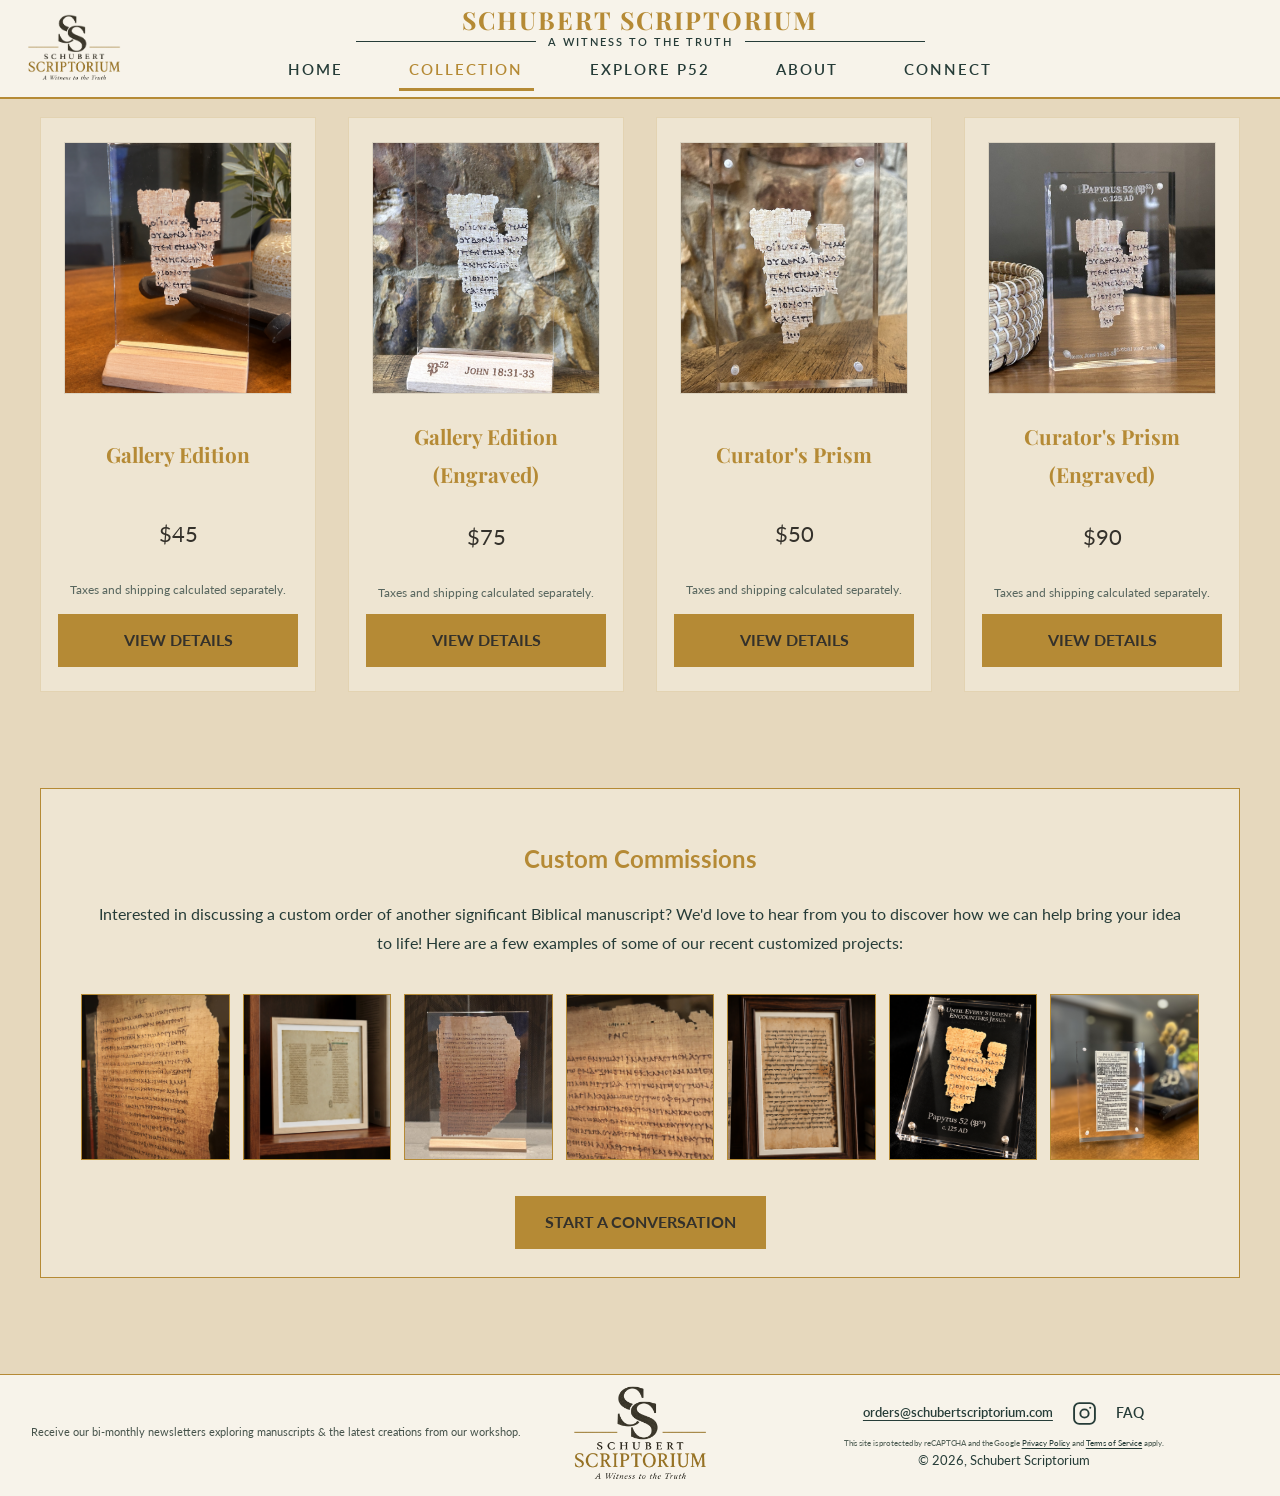
<file: collection.html>
<!DOCTYPE html>
<html lang="en">

<head>
<!-- Google Analytics 4 -->
<script async src="https://www.googletagmanager.com/gtag/js?id=G-V7YGJ1JFSD"></script>
<script>
  window.dataLayer = window.dataLayer || [];
  function gtag(){dataLayer.push(arguments);}
  gtag('js', new Date());
  gtag('config', 'G-V7YGJ1JFSD');
</script>
    <link rel="canonical" href="https://www.schubertscriptorium.com/collection.html">
    <meta charset="UTF-8">
    <meta name="viewport" content="width=device-width, initial-scale=1.0">

    <title>Shop Papyrus 52 Replicas &amp; Displays | Schubert Scriptorium</title>
    <meta name="description" content="Shop handcrafted Papyrus 52 (P52) facsimiles in Gallery Edition and Curator's Prism displays. Explore engraved options and biblical manuscript gifts.">

    <link rel="stylesheet" href="style.css">

    <link
        href="https://fonts.googleapis.com/css2?family=Lato&family=Playfair+Display:wght@700&display=swap"
        rel="stylesheet"
    >

    <style>
        /* ================================
           CUSTOM COMMISSIONS PHOTO RIBBON
           ================================ */

        .commission-section {
            margin-top: 6rem;
            padding: 4rem;
            border: 1px solid var(--gold);
            background: var(--glass);
            text-align: center;
        }

        .commission-section p {
            color: var(--forest-green);
            max-width: 600px;
            margin: 0 auto;
        }

        .commission-photo-ribbon {
            display: flex;
            justify-content: center;
            align-items: center;
            gap: 1rem;
            margin: 2rem auto 2rem;
            width: 100%;
            max-width: 750px;
        }

        .commission-photo-ribbon img {
            width: 220px;
            height: 150px;
            object-fit: cover;
            display: block;
            border: 1px solid var(--gold);
        }

        .commission-section .btn {
            display: inline-block;
        }

        /* Desktop-only interactive commission gallery: all photos fit, no scrollbar. */
        @media (min-width: 801px) {
            .commission-section { padding: 1.75rem 2.5rem; }
            .commission-section p { max-width: 1100px; }
            .commission-photo-ribbon { margin-top: 1.25rem; margin-bottom: 1.25rem; }
            .commission-photo-ribbon {
                max-width: 100%;
                justify-content: center;
                gap: clamp(.45rem, 1vw, 1rem);
                overflow: visible;
                perspective: 1100px;
                padding: 1rem 0;
            }
            .commission-photo-trigger {
                flex: 1 1 0;
                min-width: 0;
                transform-style: preserve-3d;
                transform: translateX(0) translateY(0) rotateY(0) scale(1);
                transition: transform 300ms ease, filter 300ms ease;
                position: relative;
                z-index: 1;
            }
            .commission-photo-ribbon img {
                width: 100%;
                height: clamp(125px, 13vw, 195px);
                object-fit: cover;
                box-sizing: border-box;
            }
            .commission-photo-ribbon.is-interacting .commission-photo-trigger:not(.is-active) {
                transform: rotateY(var(--side-angle, 0deg)) scale(.94);
                filter: brightness(.88);
            }
            .commission-photo-ribbon .commission-photo-trigger.is-active {
                transform: translateX(var(--center-nudge, 0px)) translateY(-9px) rotateY(0deg) scale(1.12);
                z-index: 5;
                filter: brightness(1.05);
            }
            @media (prefers-reduced-motion: reduce) {
                .commission-photo-trigger { transition: none; }
            }
        }

        /* Responsive layout for smaller screens */
        @media (max-width: 800px) {
            .commission-section {
                padding: 2rem;
            }

            .commission-photo-ribbon {
                flex-wrap: wrap;
            }

            .commission-photo-ribbon img {
                width: 200px;
                height: 135px;
            }
        }

        @media (max-width: 500px) {
            .commission-section {
                padding: 1.5rem;
            }

            .commission-photo-ribbon {
                gap: 0.75rem;
            }

            .commission-photo-ribbon img {
                width: 100%;
                max-width: 300px;
                height: 250px;
            }
        }
    </style>

    <style>
        .price-disclaimer {
            color: var(--forest-green, #263C38);
            opacity: 0.75;
            font-size: 0.75rem;
            line-height: 1.4;
            font-weight: 400;
        }
        .card .price-disclaimer { margin: 0.2rem 0 0.8rem; }
        .product-price-disclaimer { margin: -0.5rem 0 1.25rem; }
    </style>

<style>
/* Collection-specific responsive spacing; other pages are unaffected. */
@media (min-width:901px) {
 body > .container { padding-top:1.15rem; }
 .product-grid { margin-top:0; align-items:stretch; }
 .product-grid .card { height:100%; box-sizing:border-box; }
 .product-grid .card img { height:250px; flex-shrink:0; }
}
@media (max-width:900px) {
 .product-grid { grid-template-columns:minmax(0,1fr) !important; max-width:540px; margin:0 auto; gap:1.5rem; }
 .product-grid .card { width:100%; box-sizing:border-box; }
 .product-grid .card img { width:100%; height:250px; object-fit:cover; }
}
</style>

<style>
/* Mobile Collection: gently tighten text spacing below product photographs. */
@media (max-width:900px) {
 .product-grid .card img { margin-bottom:.8rem; }
 .product-grid .card h3 { min-height:0; line-height:1.3; margin:0 0 .3rem; }
 .product-grid .card .price { margin:.35rem 0 .2rem; line-height:1.3; }
 .product-grid .card .price-disclaimer { margin:.1rem 0 .65rem; line-height:1.35; }
 .product-grid .card .btn { margin-top:.15rem; }
}
</style>

<style>
/* Consistent clickable brand mark, without changing the desktop header height. */
body > header { position:relative !important; }
body > header .header-brand-mark { position:absolute;left:clamp(12px,2vw,32px);top:50%;transform:translateY(-50%);width:96px;height:96px;display:flex;align-items:center;justify-content:center;z-index:3; }
body > header .header-brand-mark img {display:block;width:100%;height:100%;object-fit:contain;}
body > header .header-brand-mark:focus-visible {outline:2px solid #B58A35;outline-offset:3px;border-radius:4px;}
@media(max-width:900px){
 
 body > header .header-brand-mark {display:none !important;}
}
</style>
<style>
.commission-photo-trigger{padding:0;border:0;background:transparent;cursor:zoom-in;display:block;max-width:100%;}
.commission-photo-trigger img{max-width:100%;}
.commission-photo-trigger:focus-visible{outline:3px solid #B58A35;outline-offset:4px;}
.commission-lightbox{border:1px solid #B58A35;background:#F7F3EA;color:#263C38;padding:2rem 1.25rem 1.1rem;max-width:min(94vw,1050px);max-height:92vh;box-shadow:0 16px 60px #0006;text-align:center;}
.commission-lightbox::backdrop{background:rgba(14,29,26,.84);}
.commission-lightbox img{display:block;max-width:100%;max-height:72vh;width:auto;height:auto;object-fit:contain;margin:auto;}
.commission-lightbox-caption{margin:.8rem auto 0!important;max-width:85ch!important;color:#263C38!important;line-height:1.5;}
.commission-lightbox-close{position:absolute;right:.3rem;top:.15rem;border:0;background:#263C38;color:#fff;border-radius:50%;font-size:1.6rem;width:2.1rem;height:2.1rem;cursor:pointer;}
@media(max-width:500px){.commission-lightbox{padding:2.6rem .6rem .8rem;}.commission-photo-trigger{width:100%;}.commission-photo-trigger img{margin:auto;}}
</style>

<style>
/* Footer-only FAQ link, preserving centered footer branding. */
footer{position:relative}
footer .footer-faq-link{position:absolute;right:clamp(18px,3vw,48px);top:50%;transform:translateY(-50%);font:700 14px Lato,sans-serif;color:#263C38;text-decoration:underline;text-underline-offset:4px}
@media(max-width:600px){footer .footer-faq-link{position:static;display:block;transform:none;margin-top:1rem;text-align:center}}
</style>

<style>
/* Mobile header: keep all five navigation items on one centered line. */
@media(max-width:700px){
 body>header nav[aria-label="Main navigation"]{display:flex!important;flex-flow:row nowrap!important;justify-content:center!important;align-items:center!important;gap:clamp(2px,.7vw,5px)!important;width:100%!important;max-width:100%!important;padding:0 3px!important;box-sizing:border-box!important;overflow:visible!important;}
 body>header nav[aria-label="Main navigation"]>a{display:inline-block!important;flex:0 1 auto!important;min-width:0!important;white-space:nowrap!important;margin:0!important;padding:5px clamp(2px,.65vw,4px)!important;font-size:clamp(9px,2.55vw,12px)!important;letter-spacing:0!important;line-height:1.3!important;}
}
</style>
<link rel="stylesheet" href="footer-subscribe.css?v=20261102recaptcha">
</head>


<body>


<header>
    <a class="header-brand-mark" href="index.html" aria-label="Schubert Scriptorium homepage"><img src="Schubert_Scriptorium_Instagram_Profile_2400.png" alt="" loading="eager"></a>
<div class="nav-logo">SCHUBERT SCRIPTORIUM</div>
    <div class="nav-tagline">A Witness to the Truth</div>
    <nav aria-label="Main navigation">
        <a href="index.html">Home</a>
        <a href="collection.html" aria-current="page">Collection</a>
        <a href="explore-p52.html">Explore P52</a>
        <a href="about.html">About</a>
        <a href="contact.html">Connect</a>
    </nav>
</header>


<div class="container">


    <!-- ================================
         PRODUCT COLLECTION
         ================================ -->

    <div class="product-grid">


        <!-- 1. Gallery Edition -->

        <a href="product-gallery-std.html" class="card">

            <img
                src="p52-wood-std.png"
                alt="Gallery Edition"
            >

            <h3>
                Gallery Edition
            </h3>

            <p class="price">
                $45
            </p>
            <p class="price-disclaimer">Taxes and shipping calculated separately.</p>

            <div class="btn">
                View Details
            </div>

        </a>


        <!-- 2. Gallery Edition Engraved -->

        <a href="product-gallery-eng.html" class="card">

            <img
                src="p52-wood-eng.png"
                alt="Gallery Edition Engraved"
            >

            <h3>
                Gallery Edition (Engraved)
            </h3>

            <p class="price">
                $75
            </p>
            <p class="price-disclaimer">Taxes and shipping calculated separately.</p>

            <div class="btn">
                View Details
            </div>

        </a>


        <!-- 3. Curator's Prism -->

        <a href="product-curator-std.html" class="card">

            <img
                src="p52-prism-std.png"
                alt="Curator's Prism"
            >

            <h3>
                Curator's Prism
            </h3>

            <p class="price">
                $50
            </p>
            <p class="price-disclaimer">Taxes and shipping calculated separately.</p>

            <div class="btn">
                View Details
            </div>

        </a>


        <!-- 4. Curator's Prism Engraved -->

        <a href="product-curator-eng.html" class="card">

            <img
                src="p52-prism-eng.png"
                alt="Curator's Prism Engraved"
            >

            <h3>
                Curator's Prism (Engraved)
            </h3>

            <p class="price">
                $90
            </p>
            <p class="price-disclaimer">Taxes and shipping calculated separately.</p>

            <div class="btn">
                View Details
            </div>

        </a>


    </div>


    <!-- ================================
         CUSTOM COMMISSIONS
         ================================ -->

    <div class="commission-section">

        <h2 style="color:var(--gold);">
            Custom Commissions
        </h2>


        <p>
            Interested in discussing a custom order of another significant Biblical manuscript?
            We'd love to hear from you to discover how we can help bring your idea to life!
            Here are a few examples of some of our recent customized projects:
        </p>


        <!-- CUSTOM COMMISSION PHOTO RIBBON -->

<div class="commission-photo-ribbon">
<button type="button" class="commission-photo-trigger" data-caption="c. 200 AD | Papyrus 46 (𝔓46) RECTO | 2 Corinthians 4:13 - 5:13" aria-label="Enlarge custom commission photo 1: P46 Folio 065A 2 Corinthians 4 Angle"><img src="COMMISSION-4.png" alt="P46 Folio 065A 2 Corinthians 4 Angle" loading="lazy"></button>
<button type="button" class="commission-photo-trigger" data-caption="c. 325 AD | Codex Vaticanus | End of Matthew &amp; Start of Mark" aria-label="Enlarge custom commission photo 2: Codex Vaticanus, End of Matthew and Start of Mark"><img src="Codex%20Vaticanus%20-%20Folio%201277%20-%20End%20of%20Matthew%20%26%20Start%20of%20Mark.png" alt="Framed Codex Vaticanus folio showing the end of Matthew and beginning of Mark" loading="lazy"></button>
<button type="button" class="commission-photo-trigger" data-caption="c. 200 AD | Papyrus 46 (𝔓46) RECTO | 2 Corinthians 4:13 - 5:13" aria-label="Enlarge custom commission photo 3: P46 Folio 065A 2 Corinthians 4 Straight"><img src="COMMISSION-2.png" alt="P46 Folio 065A 2 Corinthians 4 Straight" loading="lazy"></button>
<button type="button" class="commission-photo-trigger" data-caption="c. 200 AD | Papyrus 46 (𝔓46) RECTO | Ephesians 5:26 - 5:29" aria-label="Enlarge custom commission photo 4: P46 Folio 008A Ephesians 5 to 6"><img src="COMMISSION-3.png" alt="P46 Folio 008A Ephesians 5 to 6" loading="lazy"></button>
<button type="button" class="commission-photo-trigger" data-caption="c. 125 BC | Dead Sea Scrolls - Great Isaiah Scroll 1QIsaa | Column XLIV | Isaiah 53" aria-label="Enlarge custom commission photo 5: DSS Column Isaiah 53"><img src="COMMISSION-7.png" alt="DSS Column Isaiah 53" loading="lazy"></button>
<button type="button" class="commission-photo-trigger" data-caption="Customized Engraving Available" aria-label="Enlarge custom commission photo: Customized Engraving Available"><img src="COMMISSION-9.png" alt="Custom commission with customized engraving" loading="lazy"></button>
<button type="button" class="commission-photo-trigger" data-caption="1611 | King James Bible | Psalm 63" aria-label="Enlarge custom commission photo 6: 1611 KJV Psalm 63"><img src="COMMISSION-1.png" alt="1611 KJV Psalm 63" loading="lazy"></button>
</div>


        <dialog id="commission-lightbox" class="commission-lightbox" aria-label="Custom commission photo viewer"><button type="button" class="commission-lightbox-close" aria-label="Close enlarged photo">&times;</button><img alt=""><p class="commission-lightbox-caption"></p></dialog>

        <!-- CONTACT BUTTON -->

        <a href="contact.html" class="btn">
            Start a Conversation
        </a>


    </div>


</div>


<footer class="site-footer">
  <div class="footer-inner">
    <div class="footer-subscribe" aria-label="Monthly newsletter signup">
      
      <p>Receive our bi-monthly newsletters exploring manuscripts &amp; the latest creations from our workshop.</p>
      <!-- Constant Contact renders the email field and JOIN THE SCRIPTORIUM button. -->
      <div class="ctct-inline-form" data-form-id="32b54621-76e0-47b9-956b-01b67dd0ba63"></div>
      
    </div>
    <div class="footer-brand"><img class="footer-logo" src="Schubert_Scriptorium_Instagram_Profile_2400.png" alt="Schubert Scriptorium — A Witness to the Truth"></div>
    <div class="footer-links">
      <div class="footer-links-primary">
      <a class="footer-email" href="mailto:orders@schubertscriptorium.com">orders@schubertscriptorium.com</a>
      <a class="footer-instagram" href="https://www.instagram.com/schubertscriptorium/" target="_blank" rel="noopener noreferrer" aria-label="Schubert Scriptorium on Instagram"><svg xmlns="http://www.w3.org/2000/svg" width="25" height="25" viewBox="0 0 24 24" fill="none" stroke="currentColor" stroke-width="1.8" stroke-linecap="round" stroke-linejoin="round" aria-hidden="true"><rect x="2" y="2" width="20" height="20" rx="5"/><circle cx="12" cy="12" r="4"/><circle cx="17.5" cy="6.5" r="1" fill="currentColor" stroke="none"/></svg></a>
      <a class="footer-faq-link" href="faq.html">FAQ</a>
          </div>
      <div class="footer-recaptcha-row"><p class="footer-recaptcha-notice">This site is protected by reCAPTCHA and the Google <a href="https://policies.google.com/privacy" target="_blank" rel="noopener noreferrer">Privacy Policy</a> and <a href="https://policies.google.com/terms" target="_blank" rel="noopener noreferrer">Terms of Service</a> apply.</p><p class="footer-copyright">© 2026, Schubert Scriptorium</p>
    </div>
    </div>
  </div>
</footer>


<script>
(()=>{const dialog=document.getElementById('commission-lightbox');const image=dialog.querySelector('img');const caption=dialog.querySelector('.commission-lightbox-caption');const close=dialog.querySelector('.commission-lightbox-close');let opener=null;document.querySelectorAll('.commission-photo-trigger').forEach(button=>button.addEventListener('click',()=>{opener=button;const thumb=button.querySelector('img');image.src=thumb.currentSrc||thumb.src;image.alt=thumb.alt;caption.textContent=button.dataset.caption||'Caption coming soon.';dialog.showModal();close.focus();}));close.addEventListener('click',()=>dialog.close());dialog.addEventListener('click',event=>{if(event.target===dialog)dialog.close();});dialog.addEventListener('close',()=>{image.removeAttribute('src');if(opener)opener.focus();});})();
</script>

<script>
/* Desktop-only Rolodex hover: no scrolling, mobile gallery and click-to-enlarge untouched. */
(()=>{
  const ribbon=document.querySelector('.commission-photo-ribbon');
  if(!ribbon)return;
  const desktop=window.matchMedia('(min-width: 801px) and (hover: hover)');
  const buttons=Array.from(ribbon.querySelectorAll('.commission-photo-trigger'));
  const reset=()=>{ribbon.classList.remove('is-interacting');buttons.forEach(b=>{b.classList.remove('is-active');b.style.removeProperty('--side-angle');b.style.removeProperty('--center-nudge');});};
  buttons.forEach((button,index)=>{
    button.addEventListener('mouseenter',()=>{
      if(!desktop.matches)return;
      ribbon.classList.add('is-interacting');
      buttons.forEach((other,j)=>{
        other.classList.toggle('is-active',j===index);
        other.style.setProperty('--side-angle',j<index?'11deg':j>index?'-11deg':'0deg');
      });
      const offset=(buttons.length-1)/2-index;
      button.style.setProperty('--center-nudge',`${Math.max(-18,Math.min(18,offset*8))}px`);
    });
  });
  ribbon.addEventListener('mouseleave',reset);
  desktop.addEventListener('change',reset);
})();
</script>
<!-- Constant Contact Active Forms -->
<script>var _ctct_m = "2b00340d0dffae2609ed22a8a5fdf508";</script>
<script id="signupScript" src="https://static.ctctcdn.com/js/signup-form-widget/current/signup-form-widget.min.js" async defer></script>
<script src="footer-subscribe.js?v=20261102f" defer></script>
</body>
</html>
</file>
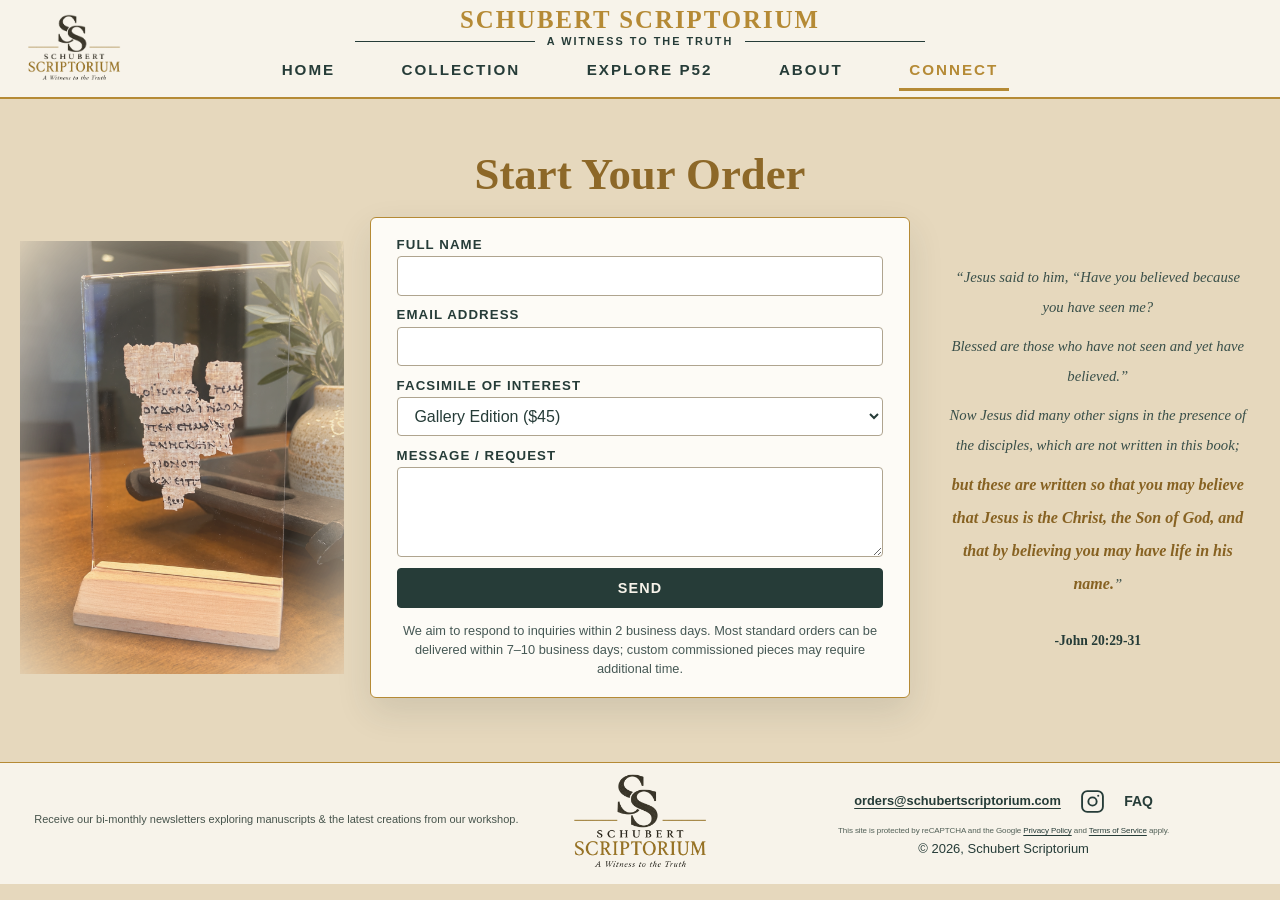
<file: contact.html>
<!DOCTYPE html>
<html lang="en">
<head>
<!-- Google Analytics 4 -->
<script async src="https://www.googletagmanager.com/gtag/js?id=G-V7YGJ1JFSD"></script>
<script>
  window.dataLayer = window.dataLayer || [];
  function gtag(){dataLayer.push(arguments);}
  gtag('js', new Date());
  gtag('config', 'G-V7YGJ1JFSD');
</script>
    <link rel="canonical" href="https://www.schubertscriptorium.com/contact.html">
    <meta charset="UTF-8">
    <meta name="viewport" content="width=device-width, initial-scale=1.0">
    <title>Order &amp; Inquire | Papyrus 52 Facsimiles | Schubert Scriptorium</title>
    <meta name="description" content="Contact Schubert Scriptorium to order Papyrus 52 (P52) facsimiles, ask about engraved Gallery Editions and Curator's Prisms, or request a custom commission.">
    <link rel="stylesheet" href="style.css">
    <style>
        /* Inquire page: branded, high-contrast presentation only. */
        body { color:#34312B; }
        body::before { content:none; }
        .container { max-width: 900px; padding: 3rem 1.25rem 1rem; }
        .container h1 { font-family:'Playfair Display',serif; color:#8D6828; font-size:clamp(2rem,4vw,2.8rem); line-height:1.25; margin:0 0 1.8rem; }
        .form-container { position:relative; z-index:1; max-width:650px; background:#FDFBF6; border:1px solid #B58A35; border-radius:6px; box-shadow:0 14px 35px rgba(38,60,56,.12); padding:clamp(1.25rem,4vw,2.75rem); }
        .form-row { text-align:left; margin-bottom:1.4rem; }
        .form-row label { display:block; color:#263C38; font-weight:700; letter-spacing:.08em; font-size:.83rem; margin-bottom:.45rem; }
        .form-row input,.form-row select,.form-row textarea { display:block; box-sizing:border-box; width:100%; background:#FFFFFF; color:#263C38; border:1px solid #AFA48F; border-radius:4px; text-align:left; padding:.85rem 1rem; font-size:1rem; line-height:1.45; }
        .form-row select option { background:#FFFFFF; color:#263C38; }
        .form-row input:focus-visible,.form-row select:focus-visible,.form-row textarea:focus-visible { outline:2px solid #B58A35; outline-offset:2px; border-color:#8D6828; }
        .form-container .btn { background:#263C38; color:#F7F3EA; border:1px solid #263C38; border-radius:4px; padding:.95rem 1rem; font-size:.9rem; letter-spacing:.08em; }
        .form-container .btn:hover,.form-container .btn:focus-visible { background:#34564F; color:#FFFFFF; }
        footer { margin-top:3rem; }
        footer p { color:#34312B; }
        @media(max-width:600px) { .container { padding:2rem 1rem 0; } .form-container { padding:1.4rem 1rem; } }

        /* Desktop-only Scripture quotation; typography echoes the manuscript exhibit. */
        .order-scripture { display: none; }
        @media (min-width: 1100px) {
            .order-scripture { display: flex; flex-direction: column; justify-content: center; align-items: center; grid-column: 3; grid-row: 2; min-width: 0; width: 100%; box-sizing: border-box; padding: 1rem clamp(.35rem,1vw,1rem); text-align: center; overflow-wrap: break-word; }
            .order-scripture blockquote { margin: 0; font-family: 'Playfair Display', Georgia, serif; font-style: italic; font-weight: 400; font-size: clamp(.9rem,1.15vw,1.17rem); line-height: 1.85; color: #394F49; }
            .order-scripture strong { color: #876222; font-size: 1.09em; font-weight: 700; }
            .order-scripture cite { display: block; margin-top: 1.25rem; font-family: 'Playfair Display', Georgia, serif; font-size: clamp(.85rem,1vw,1.05rem); font-style: normal; color: #263C38; font-weight: 700; }
        }

        /* Desktop-only editorial product photography: no cards or frames. */
        .order-showcase { display: none; }
        @media (min-width: 1100px) {
            .container.order-layout { max-width: 1500px; display: grid; grid-template-columns: minmax(0,1fr) minmax(0,540px) minmax(0,1fr); gap: clamp(1.25rem,2vw,2rem); align-items: center; }
            .order-layout > h1 { grid-column: 1 / -1; margin-bottom: .25rem; }
             .container.order-layout { row-gap: .65rem; }
            .order-layout > .form-container { grid-column: 2; grid-row: 2; width: 100%; min-width: 0; box-sizing: border-box; }
            .order-showcase { display: flex; grid-row: 2; align-self: stretch; align-items: center; justify-content: center; min-width: 0; pointer-events: none; }
            .order-showcase--left { grid-column: 1; }
            .order-showcase--right { grid-column: 3; }
            .order-showcase img { display: block; width: 100%; max-height: 650px; object-fit: contain; opacity: .84; -webkit-mask-image: radial-gradient(ellipse 75% 75% at center, #000 50%, transparent 100%); mask-image: radial-gradient(ellipse 75% 75% at center, #000 50%, transparent 100%); }
        }
    </style>

<style>
@media(min-width:1100px){
 .order-scripture blockquote{line-height:2.05;}
 .order-scripture .scripture-line{display:block;margin-bottom:.55rem;}
 .order-scripture.scripture-animate .scripture-line,.order-scripture.scripture-animate cite{opacity:0;transform:translateY(12px);transition:opacity .8s ease,transform .8s ease;}
 .order-scripture.scripture-animate.scripture-visible .scripture-line,.order-scripture.scripture-animate.scripture-visible cite{opacity:1;transform:none;}
 .order-scripture.scripture-visible .scripture-line:nth-child(1){transition-delay:.2s;}
 .order-scripture.scripture-visible .scripture-line:nth-child(2){transition-delay:.7s;}
 .order-scripture.scripture-visible .scripture-line:nth-child(3){transition-delay:1.2s;}
 .order-scripture.scripture-visible .scripture-line:nth-child(4){transition-delay:1.7s;}
 .order-scripture.scripture-visible cite{transition-delay:2.2s;}
}
@media(prefers-reduced-motion:reduce){.order-scripture.scripture-animate .scripture-line,.order-scripture.scripture-animate cite{opacity:1!important;transform:none!important;transition:none!important;}}
</style>

<style>
/* Desktop only: compact the form by approximately 30%, retaining readable controls. */
@media (min-width:1100px) {
 .order-layout > .form-container { padding:1.15rem 1.6rem !important; }
 .order-layout .form-row { margin-bottom:.72rem !important; }
 .order-layout .form-row label { margin-bottom:.22rem !important; line-height:1.2; }
 .order-layout .form-row input,.order-layout .form-row select,.order-layout .form-row textarea { padding:.55rem .8rem !important; line-height:1.25 !important; }
 .order-layout .form-row textarea { height:90px; min-height:80px; resize:vertical; }
 .order-layout .form-container .btn { padding:.68rem .9rem !important; }
}
</style>

<style>
/* Consistent clickable brand mark, without changing the desktop header height. */
body > header { position:relative !important; }
body > header .header-brand-mark { position:absolute;left:clamp(12px,2vw,32px);top:50%;transform:translateY(-50%);width:96px;height:96px;display:flex;align-items:center;justify-content:center;z-index:3; }
body > header .header-brand-mark img {display:block;width:100%;height:100%;object-fit:contain;}
body > header .header-brand-mark:focus-visible {outline:2px solid #B58A35;outline-offset:3px;border-radius:4px;}
@media(max-width:900px){
 
 body > header .header-brand-mark {display:none !important;}
}
</style>
<style>
.order-timing-note{font-size:.8rem;line-height:1.5;color:#263C38;opacity:.85;text-align:center;margin:.8rem 0 0;}
</style>

<style>
/* Footer-only FAQ link, preserving centered footer branding. */
footer{position:relative}
footer .footer-faq-link{position:absolute;right:clamp(18px,3vw,48px);top:50%;transform:translateY(-50%);font:700 14px Lato,sans-serif;color:#263C38;text-decoration:underline;text-underline-offset:4px}
@media(max-width:600px){footer .footer-faq-link{position:static;display:block;transform:none;margin-top:1rem;text-align:center}}
</style>
<style>
/* Match the shared desktop site-header title exactly on the Connect page. */
@media (min-width:901px) {
 body > header .nav-logo {
  font-family:'Playfair Display',Georgia,serif !important;
  font-size:1.55rem !important;
  font-weight:700 !important;
  line-height:1.1 !important;
  letter-spacing:2px !important;
  color:#B58A35 !important;
  text-transform:uppercase !important;
  margin:0 0 .12rem !important;
 }
}
</style>

<style>
/* Mobile header: keep all five navigation items on one centered line. */
@media(max-width:700px){
 body>header nav[aria-label="Main navigation"]{display:flex!important;flex-flow:row nowrap!important;justify-content:center!important;align-items:center!important;gap:clamp(2px,.7vw,5px)!important;width:100%!important;max-width:100%!important;padding:0 3px!important;box-sizing:border-box!important;overflow:visible!important;}
 body>header nav[aria-label="Main navigation"]>a{display:inline-block!important;flex:0 1 auto!important;min-width:0!important;white-space:nowrap!important;margin:0!important;padding:5px clamp(2px,.65vw,4px)!important;font-size:clamp(9px,2.55vw,12px)!important;letter-spacing:0!important;line-height:1.3!important;}
}
</style>
<link rel="stylesheet" href="footer-subscribe.css?v=20261102recaptcha">
</head>
<body>

<header>
    <a class="header-brand-mark" href="index.html" aria-label="Schubert Scriptorium homepage"><img src="Schubert_Scriptorium_Instagram_Profile_2400.png" alt="" loading="eager"></a>
<div class="nav-logo">SCHUBERT SCRIPTORIUM</div>
    <div class="nav-tagline">A Witness to the Truth</div>
    <nav aria-label="Main navigation">
        <a href="index.html">Home</a>
        <a href="collection.html">Collection</a>
        <a href="explore-p52.html">Explore P52</a>
        <a href="about.html">About</a>
        <a href="contact.html" aria-current="page">Connect</a>
    </nav>
</header>

<div class="container order-layout">
    <h1>Start Your Order</h1>
    <aside class="order-showcase order-showcase--left" aria-label="Gallery Edition product photograph">
        <img id="selected-product-photo" src="p52-wood-std.png" alt="Gallery Edition Papyrus 52 facsimile" loading="lazy">
    </aside>
    <div class="form-container">
        <form action="https://formspree.io/f/xrpzkqrw" method="POST">
            <div class="form-row">
                <label>Full Name</label>
                <input type="text" name="name" required>
            </div>
            <div class="form-row">
                <label>Email Address</label>
                <input type="email" name="email" required>
            </div>
            <div class="form-row">
                <label>Facsimile of Interest</label>
                <select name="product">
                    <option value="Gallery Standard">Gallery Edition ($45)</option>
                    <option value="Gallery Engraved">Gallery Edition Engraved ($75)</option>
                    <option value="Curator Standard">Curator's Prism ($50)</option>
                    <option value="Curator Engraved">Curator's Prism Engraved ($90)</option>
                    <option value="Custom">Custom Commission Inquiry</option>
                </select>
            </div>
            <div class="form-row">
                <label>Message / Request</label>
                <textarea name="message" rows="5" required></textarea>
            </div>
            <button type="submit" class="btn" style="width:100%;">Send</button>
            <p class="order-timing-note">We aim to respond to inquiries within 2 business days. Most standard orders can be delivered within 7–10 business days; custom commissioned pieces may require additional time.</p>
        </form>
    </div>
    <aside class="order-scripture" aria-label="John 20 verses 29 through 31">
        <blockquote><span class="scripture-line">“Jesus said to him, “Have you believed because you have seen me?</span> <span class="scripture-line">Blessed are those who have not seen and yet have believed.”</span> <span class="scripture-line">Now Jesus did many other signs in the presence of the disciples, which are not written in this book;</span> <span class="scripture-line"><strong>but these are written so that you may believe that Jesus is the Christ, the Son of God, and that by believing you may have life in his name.</strong>”</span></blockquote>
        <cite>-John 20:29-31</cite>
    </aside>
</div>

<footer class="site-footer">
  <div class="footer-inner">
    <div class="footer-subscribe" aria-label="Monthly newsletter signup">
      
      <p>Receive our bi-monthly newsletters exploring manuscripts &amp; the latest creations from our workshop.</p>
      <!-- Constant Contact renders the email field and JOIN THE SCRIPTORIUM button. -->
      <div class="ctct-inline-form" data-form-id="32b54621-76e0-47b9-956b-01b67dd0ba63"></div>
      
    </div>
    <div class="footer-brand"><img class="footer-logo" src="Schubert_Scriptorium_Instagram_Profile_2400.png" alt="Schubert Scriptorium — A Witness to the Truth"></div>
    <div class="footer-links">
      <div class="footer-links-primary">
      <a class="footer-email" href="mailto:orders@schubertscriptorium.com">orders@schubertscriptorium.com</a>
      <a class="footer-instagram" href="https://www.instagram.com/schubertscriptorium/" target="_blank" rel="noopener noreferrer" aria-label="Schubert Scriptorium on Instagram"><svg xmlns="http://www.w3.org/2000/svg" width="25" height="25" viewBox="0 0 24 24" fill="none" stroke="currentColor" stroke-width="1.8" stroke-linecap="round" stroke-linejoin="round" aria-hidden="true"><rect x="2" y="2" width="20" height="20" rx="5"/><circle cx="12" cy="12" r="4"/><circle cx="17.5" cy="6.5" r="1" fill="currentColor" stroke="none"/></svg></a>
      <a class="footer-faq-link" href="faq.html">FAQ</a>
          </div>
      <div class="footer-recaptcha-row"><p class="footer-recaptcha-notice">This site is protected by reCAPTCHA and the Google <a href="https://policies.google.com/privacy" target="_blank" rel="noopener noreferrer">Privacy Policy</a> and <a href="https://policies.google.com/terms" target="_blank" rel="noopener noreferrer">Terms of Service</a> apply.</p><p class="footer-copyright">© 2026, Schubert Scriptorium</p>
    </div>
    </div>
  </div>
</footer>


<script>
(function(){
 const selector=document.querySelector('select[name="product"]');
 const photo=document.getElementById('selected-product-photo');
 if(!selector||!photo)return;
 // These are the exact primary image files used by the Collection product links.
 const products={
  'Gallery Standard':['p52-wood-std.png','Gallery Edition Papyrus 52 facsimile'],
  'Gallery Engraved':['p52-wood-eng.png','Gallery Edition Engraved Papyrus 52 facsimile'],
  'Curator Standard':['p52-prism-std.png',"Curator's Prism Papyrus 52 facsimile"],
  'Curator Engraved':['p52-prism-eng.png',"Curator's Prism Engraved Papyrus 52 facsimile"],
  'Custom':['COMMISSION-4.png','Custom commissioned biblical manuscript facsimile']
 };
 function updatePhoto(){const selected=products[selector.value];if(!selected)return;photo.src=selected[0];photo.alt=selected[1];}
 // Honor product selections passed from individual product page ORDER NOW buttons.
 const requestedProduct=new URLSearchParams(window.location.search).get('product');
 if(requestedProduct && products[requestedProduct]){
  selector.value=requestedProduct;
 }
 selector.addEventListener('change',updatePhoto);
 updatePhoto();
})();
</script>

<script>
(function(){
 const scripture=document.querySelector('.order-scripture');
 const form=document.querySelector('.form-container');
 const desktop=window.matchMedia('(min-width:1100px)');
 const reduced=window.matchMedia('(prefers-reduced-motion: reduce)');
 if(!scripture||!form||!desktop.matches||reduced.matches)return;
 scripture.classList.add('scripture-animate');
 let revealed=false;
 function check(){
  if(revealed)return;
  const rect=form.getBoundingClientRect();
  // Begin when the visitor has scrolled to the middle of the contact form.
  if(rect.top+rect.height*.5<=window.innerHeight*.7 && rect.bottom>0){
   revealed=true;scripture.classList.add('scripture-visible');
   window.removeEventListener('scroll',check);
  }
 }
 window.addEventListener('scroll',check,{passive:true});
 window.addEventListener('resize',check,{passive:true});
 requestAnimationFrame(check);
})();
</script>
<!-- Constant Contact Active Forms -->
<script>var _ctct_m = "2b00340d0dffae2609ed22a8a5fdf508";</script>
<script id="signupScript" src="https://static.ctctcdn.com/js/signup-form-widget/current/signup-form-widget.min.js" async defer></script>
<script src="footer-subscribe.js?v=20261102f" defer></script>
</body>
</html>
</file>
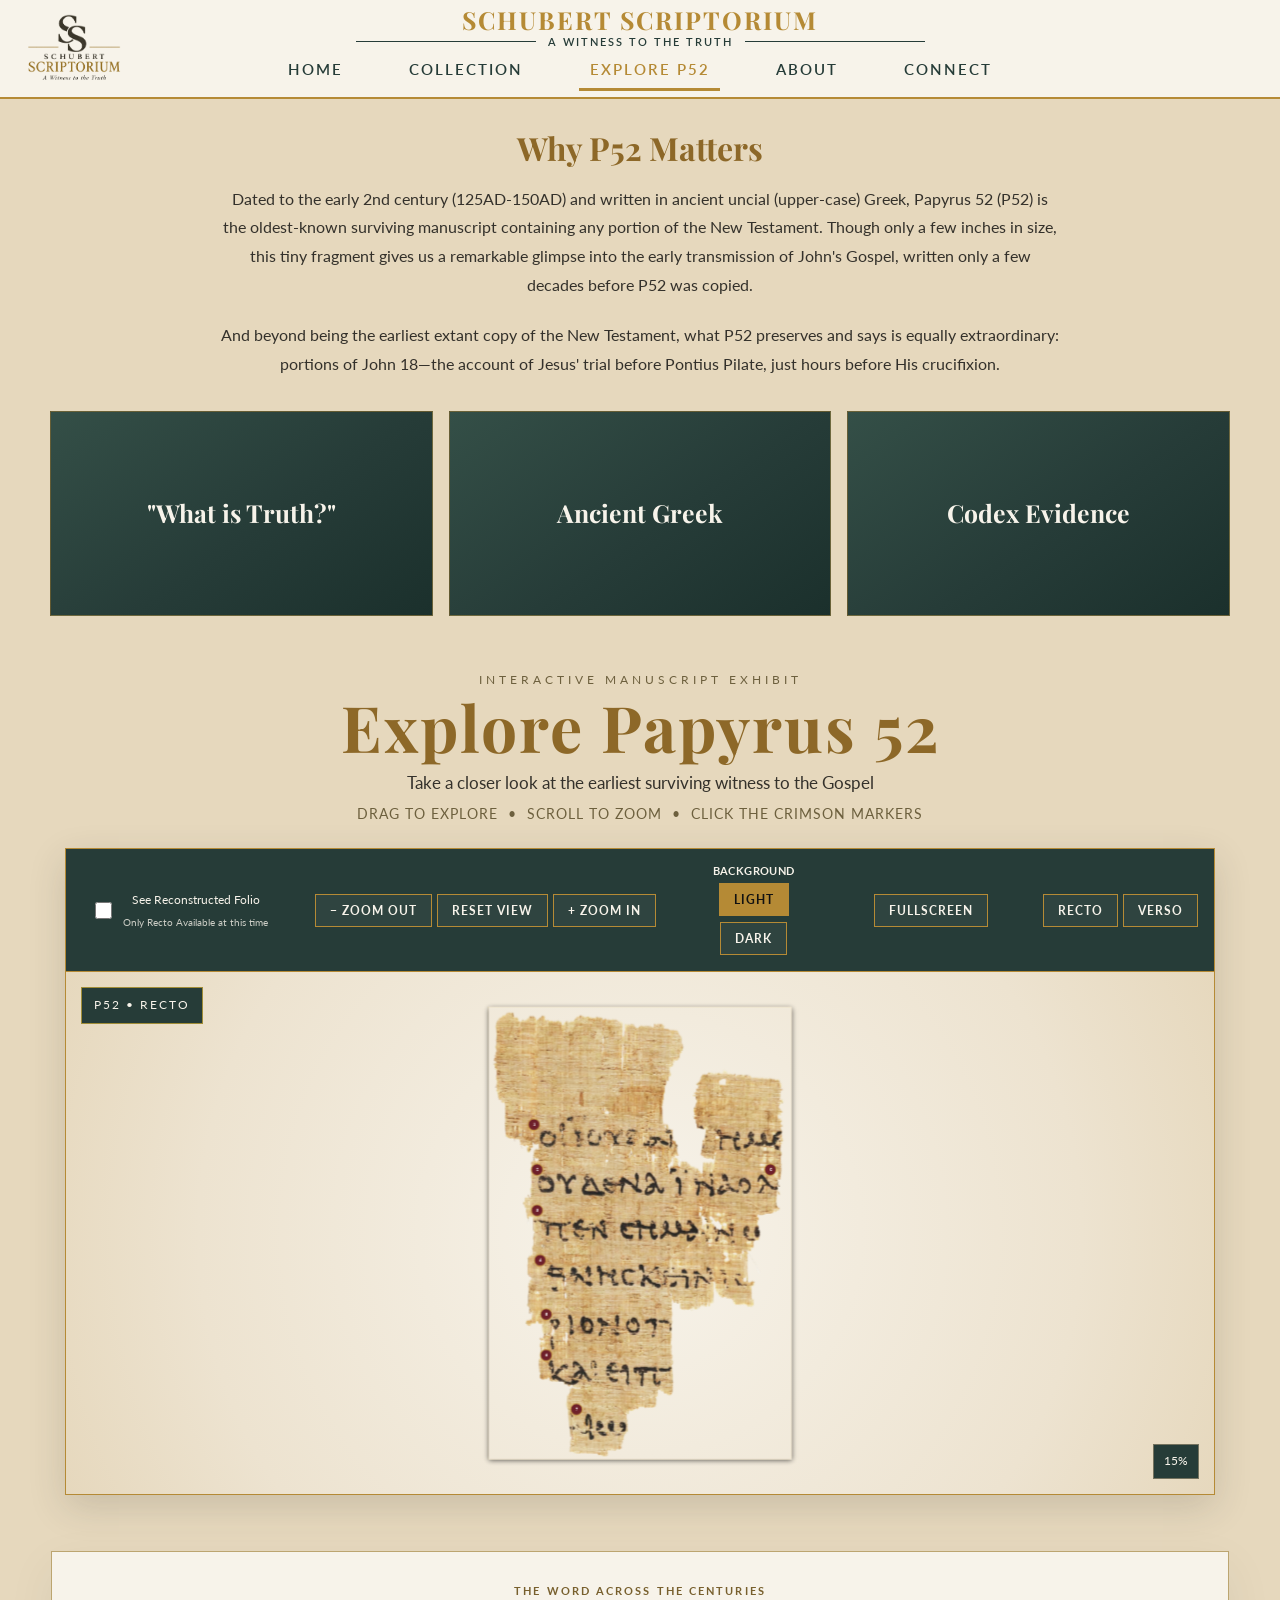
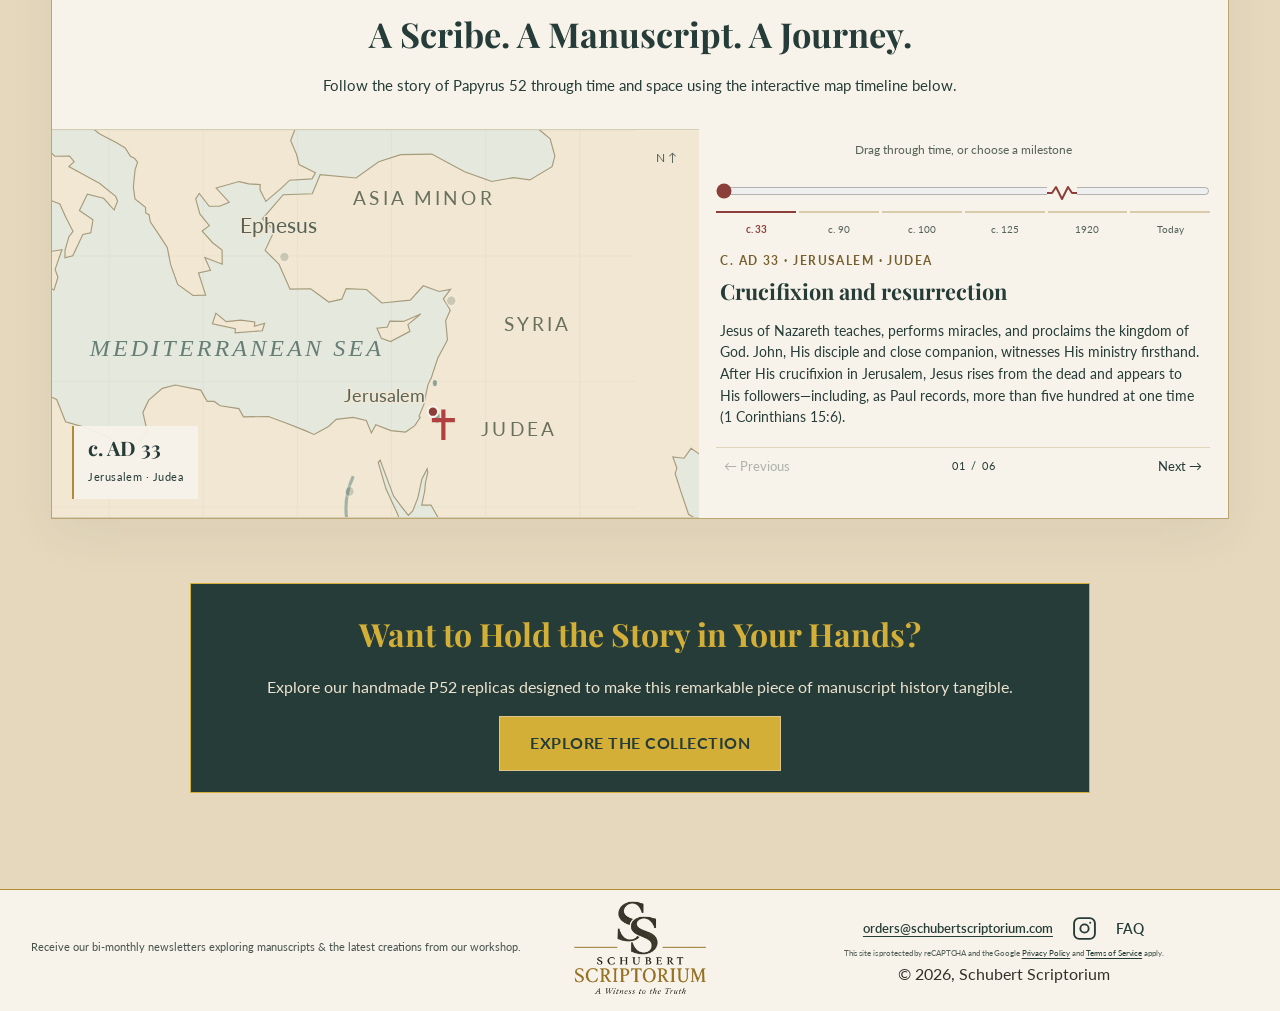
<file: explore-p52.html>
<!DOCTYPE html>
<html lang="en">
<head>
<!-- Google Analytics 4 -->
<script async src="https://www.googletagmanager.com/gtag/js?id=G-V7YGJ1JFSD"></script>
<script>
  window.dataLayer = window.dataLayer || [];
  function gtag(){dataLayer.push(arguments);}
  gtag('js', new Date());
  gtag('config', 'G-V7YGJ1JFSD');
</script>
    <link rel="canonical" href="https://www.schubertscriptorium.com/explore-p52.html">
    <meta charset="UTF-8">
    <meta name="viewport" content="width=device-width, initial-scale=1.0">

    <meta name="description" content="Explore Papyrus 52 (P52), the John Rylands Fragment, with an interactive Greek manuscript viewer, John 18 text, translation, and historical context.">

    <title>Papyrus 52 (P52) | Greek Text &amp; Interactive Manuscript</title>

    <!-- SCHUBERT SCRIPTORIUM FONTS -->
    <link rel="preconnect" href="https://fonts.googleapis.com">
    <link rel="preconnect" href="https://fonts.gstatic.com" crossorigin>
    <link href="https://fonts.googleapis.com/css2?family=Lato:wght@400;700&family=Playfair+Display:wght@500;600;700&display=swap" rel="stylesheet">


    <style>

        /* =========================================================
           SCHUBERT SCRIPTORIUM: MUSEUM DISPLAY THEME
           ========================================================= */

        :root {
            --nav-cobalt: #0f2027;
            --steel-bg: #1a1a1a;
            --gold: #D4AF37;
            --tan: #D2B48C;
            --white: #ffffff;
            --glass: rgba(255, 255, 255, 0.05);
            --muted: rgba(255,255,255,0.72);
        }


        /* =========================================================
           GLOBAL
           ========================================================= */

        * {
            box-sizing: border-box;
        }

        html {
            scroll-behavior: smooth;
        }

        body {
            font-family: 'Lato', sans-serif;
            background-color: var(--steel-bg);
            color: var(--white);
            margin: 0;
            line-height: 1.8;
            text-align: center;
        }


        /* =========================================================
           NAVIGATION
           ========================================================= */

        header {
            position: sticky;
            top: 0;
            z-index: 1000;

            background-color: var(--nav-cobalt);

            padding: 1.5rem 0;

            border-bottom: 2px solid var(--gold);

            display: flex;
            flex-direction: column;
            align-items: center;
        }

        .nav-logo {
            font-family: 'Playfair Display', serif;

            font-size: 2.2rem;

            color: var(--gold);

            text-transform: uppercase;

            letter-spacing: 4px;

            margin-bottom: 0.5rem;
        }

        nav a {
            text-decoration: none;

            color: var(--tan);

            margin: 0 20px;

            text-transform: uppercase;

            font-size: 0.9rem;

            letter-spacing: 2px;

            transition: 0.3s;
        }

        nav a:hover {
            color: var(--white);
        }


        /* =========================================================
           MAIN CONTAINER
           ========================================================= */

        .container {
            max-width: 1250px;

            margin: 0 auto;

            padding: 4rem 1.5rem;
        }


        /* =========================================================
           PAGE INTRO
           ========================================================= */

        .eyebrow {
            color: var(--tan);

            text-transform: uppercase;

            letter-spacing: 4px;

            font-size: 0.78rem;

            margin-bottom: 0.5rem;
        }

        h1,
        h2,
        h3 {
            font-family: 'Playfair Display', serif;
        }

        .page-title {
            color: var(--gold);

            font-size: clamp(2.4rem, 5vw, 4rem);

            letter-spacing: 2px;

            margin: 0;
        }

        .subtitle {
            max-width: 760px;

            margin: 1rem auto 0;

            color: var(--muted);

            font-size: 1.05rem;
        }

        .instruction {
            color: var(--tan);

            margin-top: 1.25rem;

            font-size: 0.9rem;

            letter-spacing: 1px;
        }


        /* =========================================================
           MANUSCRIPT VIEWER
           ========================================================= */

        .viewer-shell {
            max-width: 1150px;

            margin: 3rem auto 0;

            background: #111;

            border: 1px solid var(--gold);

            box-shadow:
                0 15px 45px rgba(0,0,0,0.55);
        }


        /* =========================================================
           VIEWER TOOLBAR
           ========================================================= */

        .viewer-toolbar {
            display: flex;

            justify-content: center;

            align-items: center;

            gap: 0.65rem;

            flex-wrap: wrap;

            padding: 1rem;

            background: var(--nav-cobalt);

            border-bottom:
                1px solid rgba(212,175,55,0.45);
        }

        .viewer-toolbar button {
            font-family: 'Lato', sans-serif;

            text-transform: uppercase;

            letter-spacing: 1px;

            font-size: 0.72rem;

            font-weight: 700;

            color: var(--tan);

            background:
                rgba(255,255,255,0.04);

            border:
                1px solid rgba(210,180,140,0.45);

            padding: 9px 14px;

            cursor: pointer;

            transition: 0.2s;
        }

        .viewer-toolbar button:hover {
            color: #000;

            background: var(--gold);

            border-color: var(--gold);
        }


        /* =========================================================
           VIEWER STAGE
           ========================================================= */

        .viewer-stage {
            position: relative;

            height: min(72vh, 760px);

            min-height: 430px;

            overflow: hidden;

            background:
                radial-gradient(
                    circle at center,
                    #2b2b2b 0%,
                    #151515 58%,
                    #0d0d0d 100%
                );

            cursor: grab;

            user-select: none;

            touch-action: none;

            perspective: 1400px;
            perspective-origin: center center;
        }

        .viewer-stage.dragging {
            cursor: grabbing;
        }


        /* =========================================================
           FIX #1:
           MANUSCRIPT LAYER

           The image AND hotspots live inside this same layer.

           Therefore the layer is zoomed and panned as ONE object.
           The hotspots remain attached to the manuscript.
           ========================================================= */

        .manuscript-layer {
            position: absolute;

            left: 50%;
            top: 50%;

            width: max-content;
            height: max-content;

            transform-origin: center center;

            will-change: transform;

            pointer-events: none;
        }


        /* =========================================================
           RECTO / VERSO 3D FLIP
           ========================================================= */

        .manuscript-flip {
            position: relative;

            width: max-content;
            height: max-content;

            transform-style: preserve-3d;

            transition:
                transform 0.9s cubic-bezier(0.22, 0.61, 0.36, 1);

            will-change: transform;
        }

        .manuscript-flip.flipped {
            transform: rotateY(180deg);
        }

        .manuscript-face {
            position: relative;

            width: max-content;
            height: max-content;

            backface-visibility: hidden;
            -webkit-backface-visibility: hidden;
        }

        .manuscript-face.back {
            position: absolute;

            left: 0;
            top: 0;

            transform: rotateY(180deg);
        }

        .manuscript-face img {
            display: block;

            width: auto;
            height: auto;

            max-width: none;
            max-height: none;

            border:
                1px solid rgba(212,175,55,0.55);

            box-shadow:
                0 10px 35px rgba(0,0,0,0.65);

            pointer-events: none;
        }


        /* =========================================================
           MANUSCRIPT IMAGE
           ========================================================= */

        #manuscriptImage {
            display: block;

            width: auto;
            height: auto;

            max-width: none;
            max-height: none;

            border:
                1px solid rgba(212,175,55,0.55);

            box-shadow:
                0 10px 35px rgba(0,0,0,0.65);

            pointer-events: none;
        }


        /* =========================================================
           VIEWER LABEL
           ========================================================= */

        .viewer-label {
            position: absolute;

            top: 15px;
            left: 15px;

            z-index: 50;

            background:
                rgba(15,32,39,0.88);

            border:
                1px solid rgba(212,175,55,0.7);

            padding: 7px 12px;

            color: var(--gold);

            font-size: 0.72rem;

            letter-spacing: 2px;

            text-transform: uppercase;

            pointer-events: none;
        }


        /* =========================================================
           ZOOM INDICATOR
           ========================================================= */

        .zoom-indicator {
            position: absolute;

            right: 15px;
            bottom: 15px;

            z-index: 100;

            background:
                rgba(15,32,39,0.88);

            border:
                1px solid rgba(210,180,140,0.45);

            padding: 6px 10px;

            color: var(--tan);

            font-size: 0.72rem;

            pointer-events: none;
        }


        /* =========================================================
           HOTSPOTS
           ========================================================= */

        .hotspot {
            position: absolute;

            z-index: 20;

            width: 60px;
            height: 60px;

            border-radius: 50%;

            border:
                4px solid var(--gold);

            background:
                #6E1F2A;

            color: #ffffff;

            font-family: 'Lato', sans-serif;

            font-size: 1.35rem;

            font-weight: 700;

            cursor: pointer;

            box-shadow:
                0 0 0 5px rgba(212,175,55,0.12),
                0 0 14px rgba(212,175,55,0.85);

            /*
            IMPORTANT:

            The hotspot is positioned relative to the manuscript
            layer, not the viewer stage.
            */

            transform:
                translate(-50%, -50%);

            box-shadow:
                0 0 0 5px rgba(212,175,55,0.12);

            transition:
                background 0.2s,
                color 0.2s,
                transform 0.2s;
                box-shadow 0.2s;

            pointer-events: auto;

            padding: 0;

            line-height: 1;
        }

        .hotspot:hover,
        .hotspot:focus {
            background: var(--gold);

            color: #000;

            transform:
                translate(-50%, -50%) scale(1.12);

             box-shadow:
                0 0 0 6px rgba(212,175,55,0.18),
                0 0 20px rgba(212,175,55,1);
            
            outline: none;
        }


        /*
        ============================================================
        HOTSPOT POSITIONS

        IMPORTANT:

        These percentages are now percentages of the actual
        manuscript image/layer.

        Once you see the image, adjust these if necessary.
        ============================================================
        */

        #spot1 {
            left: 15%;
            top: 26%;
        }

        #spot2 {
            left: 16%;
            top: 36%;
        }

        #spot3 {
            left: 16%;
            top: 45%;
        }

        #spot4 {
            left: 17%;
            top: 56%;
        }

        #spot5 {
            left: 19%;
            top: 68%;
        }

        #spot6 {
            left: 19%;
            top: 77%;
        }

        #spot7 {
            left: 29%;
            top: 89%;
        }    

          #spotC {
            left: 93%;
            top: 36%;
        }


        /* =========================================================
           VERSO HOTSPOT POSITIONS

           These are intentionally easy-to-edit placeholders.
           Change these percentages after the final verso image
           is added to the repository.
           ========================================================= */

        #versoSpot1 {
            left: 03%;
            top: 26%;
        }

        #versoSpot2 {
            left: 03%;
            top: 38%;
        }

        #versoSpot3 {
            left: 08%;
            top: 50%;
        }

        #versoSpot4 {
            left: 12%;
            top: 61%;
        }

         #versoSpot5 {
            left: 39%;
            top: 72%;
        }

          #versoSpot6 {
            left: 40%;
            top: 83%;
        }

        #versoSpot7 {
            left: 54%;
            top: 92%;
        }

        /* =========================================================
           INFORMATION PANEL BACKDROP
           ========================================================= */

        /*
        FIX #2:

        This creates a proper overlay layer when an information
        panel is open.

        It sits over the viewer but underneath the information box.
        */

        .panel-backdrop {
            position: absolute;

            inset: 0;

            z-index: 200;

            background:
                rgba(0,0,0,0.55);

            display: none;

            cursor: pointer;
        }

        .panel-backdrop.open {
            display: block;
        }


        /* =========================================================
           INFORMATION PANELS
           ========================================================= */

        .info-panel {
            position: absolute;

            z-index: 300;

            left: 50%;
            top: 50%;

            width: min(
                520px,
                calc(100% - 30px)
            );

            max-height:
                calc(100% - 30px);

            overflow-y: auto;

            transform:
                translate(-50%, -50%);

            background:
                rgba(15,32,39,0.98);

            border:
                1px solid var(--gold);

            box-shadow:
                0 20px 60px rgba(0,0,0,0.7);

            padding: 2rem;

            display: none;

            text-align: left;

            pointer-events: auto;
        }

        .info-panel.open {
            display: block;
        }

        .panel-number {
            color: var(--tan);

            font-size: 0.72rem;

            letter-spacing: 3px;

            text-transform: uppercase;
        }

        .info-panel h2 {
            color: var(--gold);

            font-size: 1.8rem;

            margin:
                0.25rem 0 0.8rem;
        }

        .info-panel p {
            color:
                rgba(255,255,255,0.86);

            margin:
                0 0 1rem;
        }

        .greek {
            color: var(--gold);

            font-family:
                'Times New Roman',
                serif;

            font-size: 1.35rem;

            line-height: 1.6;
        }


        /* =========================================================
           CLOSE BUTTON
           ========================================================= */

        .close-panel {
            position: absolute;

            top: 8px;
            right: 10px;

            width: 38px;
            height: 38px;

            border:
                1px solid rgba(210,180,140,0.35);

            border-radius: 50%;

            background:
                rgba(0,0,0,0.25);

            color: var(--tan);

            font-family: Arial, sans-serif;

            font-size: 1.7rem;

            line-height: 1;

            cursor: pointer;

            display: flex;

            align-items: center;

            justify-content: center;

            transition:
                0.2s;

            padding: 0;

            z-index: 10;
        }

        .close-panel:hover,
        .close-panel:focus {
            background: var(--gold);

            border-color: var(--gold);

            color: #000;

            outline: none;
        }


        /* =========================================================
           INFORMATION SECTION
           ========================================================= */

        .explore-section {
            max-width: 900px;

            margin:
                4rem auto 0;
        }

        .explore-section h2 {
            color: var(--gold);

            font-size: 2rem;
        }

        .explore-section p {
            color: var(--muted);
        }


        /* =========================================================
           FACT CARDS
           ========================================================= */

        .fact-grid {
            display: grid;

            grid-template-columns:
                repeat(3, 1fr);

            gap: 1.25rem;

            margin-top: 2rem;
        }

        .fact-card {
            background:
                var(--glass);

            border:
                1px solid rgba(212,175,55,0.2);

            padding: 1.5rem 1rem;
        }

        .fact-card h3 {
            color: var(--gold);

            margin:
                0 0 0.4rem;

            font-size: 1.15rem;
        }

        .fact-card p {
            margin: 0;

            font-size: 0.92rem;
        }


        /* =========================================================
           CALL TO ACTION
           ========================================================= */

        .cta {
            margin-top: 4rem;

            padding:
                2.5rem 1.5rem;

            border:
                1px solid var(--gold);

            background:
                #263C38;
        }

        .cta h2 {
            color: var(--gold);

            margin-top: 0;
        }



        /* Collection invitation: high contrast on the brand forest green. */
        .cta p { color: #F7F3EA; }
        .cta h2 { color: #DEC58E; }
        .cta .btn { background: #D4AF37; color: #263C38; border: 1px solid #DEC58E; }
        .cta .btn:hover, .cta .btn:focus-visible { background: #F7F3EA; color: #263C38; }

        /* =========================================================
           BUTTON
           ========================================================= */

        .btn {
            display: inline-block;

            background: var(--gold);

            color: #000;

            padding:
                12px 30px;

            text-decoration: none;

            font-weight: bold;

            text-transform: uppercase;

            border: none;

            cursor: pointer;

            transition: 0.2s;

            letter-spacing: 0.5px;
        }

        .btn:hover {
            background: var(--tan);
        }


        /* =========================================================
           FOOTER
           ========================================================= */

        footer {
            padding: 5rem 1rem;

            background:
                rgba(0,0,0,0.6);

            border-top:
                1px solid var(--gold);

            margin-top: 5rem;
        }

        .footer-brand {
            font-family:
                'Playfair Display', serif;

            font-size: 2rem;

            color: var(--gold);

            margin-top: 1.5rem;
        }


        /* =========================================================
           MOBILE
           ========================================================= */

        @media (max-width: 900px) {

            .fact-grid {
                grid-template-columns:
                    1fr 1fr;
            }

        }

        @media (max-width: 600px) {

            header {
                padding: 1.1rem 0;
            }

            .nav-logo {
                font-size: 1.55rem;

                letter-spacing: 2.5px;
            }

            nav a {
                margin: 0 7px;

                font-size: 0.68rem;

                letter-spacing: 1px;
            }

            .container {
                padding:
                    2.5rem 1rem;
            }

            .viewer-stage {
                height: 62vh;

                min-height: 390px;
            }

            .fact-grid {
                grid-template-columns: 1fr;
            }

            .info-panel {
                padding: 1.5rem;
            }

            .close-panel {
                width: 34px;
                height: 34px;

                font-size: 1.5rem;
            }

        }

        /* Match the shared site navigation without changing the manuscript viewer. */
        header {
            background-color: #F7F3EA;
            opacity: 1;
            padding: 1.5rem 0;
        }
        .nav-logo { margin-bottom: 0.35rem; }
        .nav-tagline {
            display: flex;
            align-items: center;
            justify-content: center;
            gap: 12px;
            width: 100%;
            max-width: 100%;
            margin: 0 auto 1rem;
            color: #263C38;
            font-family: 'Lato', sans-serif;
            font-size: 0.8rem;
            font-weight: 600;
            letter-spacing: 3px;
            text-transform: uppercase;
            white-space: nowrap;
        }
        .nav-tagline::before,
        .nav-tagline::after {
            content: "";
            height: 1px;
            background-color: #263C38;
            flex: 1;
            max-width: 180px;
        }
        nav {
            display: flex;
            align-items: center;
            justify-content: center;
            flex-wrap: wrap;
            gap: 0.5rem;
        }
        nav a {
            color: #263C38;
            transition: color 0.25s ease, border-bottom-color 0.25s ease;
            border-bottom: 3px solid transparent;
            padding-bottom: 4px;
        }
        nav a:hover,
        nav a:focus-visible,
        nav a:active,
        nav a[aria-current="page"] {
            color: #B58A35;
            border-bottom-color: #B58A35;
        }
        @media (max-width: 600px) {
            header { padding: 1.5rem 0; }
            .nav-logo { font-size: 1.5rem; letter-spacing: 2px; }
            .nav-tagline {
                font-size: 0.65rem;
                letter-spacing: 2px;
                gap: 8px;
                padding: 0 1rem;
                box-sizing: border-box;
            }
            .nav-tagline::before,
            .nav-tagline::after { max-width: 80px; }
            nav { gap: 0.25rem; }
            nav a { margin: 0 8px; font-size: 0.75rem; letter-spacing: 1px; }
        }


        /* Light branded exhibit and readable information panels. */
        body { background-color: #E6D8BD; color: #34312B; }
        .eyebrow, .instruction, .panel-number { color: #6D603E; }
        .page-title, .explore-section h2, .fact-card h3 { color: #8D6828; }
        .subtitle, .explore-section p, .fact-card p { color: #34312B; }
        .viewer-shell { background: #F7F3EA; border-color: #B58A35; box-shadow: 0 12px 35px rgba(52,49,43,.16); }
        .viewer-stage { height: min(58vh, 550px); min-height: 360px; background: radial-gradient(circle, #F7F3EA 0%, #EDE3D0 70%, #E6D8BD 100%); }
        .viewer-toolbar { background: #263C38; border-bottom-color: #B58A35; }
        .viewer-toolbar button { color: #F7F3EA; border-color: #B58A35; }
        .viewer-label, .zoom-indicator { background: #263C38; color: #F7F3EA; }
        .info-panel { background: #F7F3EA; border-color: #B58A35; box-shadow: 0 12px 30px rgba(52,49,43,.2); }
        .info-panel h2, .greek { color: #8D6828; }
        .info-panel p { color: #34312B; }
        .close-panel { color: #263C38; background: #EDE3D0; border-color: #B58A35; }
        .panel-backdrop { background: transparent; }
        .fact-card { background: #F7F3EA; color: #34312B; }
        footer { background: #F7F3EA; }
        /* Floating information panels stay inside the exhibit, including fullscreen. */
        .viewer-stage:has(.info-panel.open) { overflow: hidden; margin-bottom: 0; }
        .info-panel.open { position: absolute; left: 12px; top: 12px; transform: none; width: min(420px, calc(100% - 24px)); max-height: calc(100% - 24px); overflow-y: auto; }
        .panel-backdrop.open { background: transparent; }
        @media (max-width: 600px) { .info-panel.open { padding: 1.25rem; } }
        /* Reconstructed letters stay readable while surviving ink retains the exhibit gold. */
        .info-panel h2 .greek-restored,
        .info-panel h2.greek-context,
        .info-panel .greek-key .greek-restored { color: #77736B; }
        .info-panel .greek-key { color: #263C38; font-size: 0.72rem; line-height: 1.5; margin: 1.5rem 0 0; text-align: center; }
        .greek-surviving-key { color: #8D6828; }
        .info-panel .legend-description { color: #263C38; }
        .info-panel .greek-reading .greek-restored,
        .info-panel .phonetic-reading .greek-restored { color: #99958D; }
        .info-panel .greek-reading,
        .info-panel .phonetic-reading { color: #8D6828; text-align: center; }

        /* Explicitly hide inactive hotspots: mobile WebKit may paint positioned
           descendants through a rotated face despite the parent's backface rule. */
        .manuscript-face .hotspot {
            backface-visibility: hidden;
            -webkit-backface-visibility: hidden;
        }
        .manuscript-flip:not(.flipped) #versoFace .hotspot,
        .manuscript-flip.flipped #rectoFace .hotspot {
            visibility: hidden;
            pointer-events: none;
        }
        .manuscript-flip:not(.flipped) #rectoFace .hotspot,
        .manuscript-flip.flipped #versoFace .hotspot {
            visibility: visible;
            pointer-events: auto;
        }

        /* Keep the toolbar and exit control available in native and mobile fullscreen. */
        .viewer-shell.exhibit-expanded,
        .viewer-shell:fullscreen {
            width: 100%; max-width: none; height: 100vh; height: 100dvh;
            margin: 0; border: 0; display: flex; flex-direction: column;
            padding: env(safe-area-inset-top) env(safe-area-inset-right)
                     env(safe-area-inset-bottom) env(safe-area-inset-left);
            background: #F7F3EA;
        }
        .viewer-shell.exhibit-expanded { position: fixed; inset: 0; z-index: 10000; }
        .viewer-shell:-webkit-full-screen {
            width: 100%; max-width: none; height: 100vh; margin: 0;
            border: 0; display: flex; flex-direction: column; background: #F7F3EA;
        }
        .viewer-shell.exhibit-expanded .viewer-stage,
        .viewer-shell:fullscreen .viewer-stage {
            flex: 1; height: auto; min-height: 0; width: 100%;
        }
        .viewer-shell:-webkit-full-screen .viewer-stage { flex: 1; height: auto; min-height: 0; width: 100%; }
        .viewer-shell.exhibit-expanded .viewer-toolbar,
        .viewer-shell:fullscreen .viewer-toolbar { flex-shrink: 0; }
        .info-panel h2.manuscript-transcription .greek-restored { color: #99958D; }

        /* Both sides share the recto's layout frame and flip around its center.
           Contain preserves the verso scan's proportions at any source resolution. */
        #versoFace {
            width: 100%;
            height: 100%;
        }

        #versoImage {
            width: 100%;
            height: 100%;
            object-fit: contain;
            object-position: center;
        }

        /* Center the line panels; size long Greek headings to one complete line. */
        .info-panel { text-align: center; }
        .info-panel h2.manuscript-transcription {
            white-space: nowrap;
            max-width: 100%;
        }

        /* Compact introductory section and responsive flip cards. */
        main.container { padding-top: 1.25rem; }
        main.container > .explore-section:first-child { max-width: 1180px; margin: 0 auto 3.5rem; }
        main.container > .explore-section:first-child h2 { margin: 0 0 0.5rem; }
        main.container > .explore-section:first-child > p { max-width: 840px; margin: 0 auto 1.35rem; }
        .flip-grid { grid-template-columns: repeat(3, minmax(0,1fr)); gap: 1rem; }
        .flip-card { position: relative; height: 205px; padding: 0; perspective: 1100px; cursor: pointer; background: transparent; border: 0; outline-offset: 4px; }
        .flip-card-inner { position: relative; width: 100%; height: 100%; transform-style: preserve-3d; transition: transform .65s ease; }
        .flip-card:hover .flip-card-inner, .flip-card:focus-visible .flip-card-inner, .flip-card.is-flipped .flip-card-inner { transform: rotateY(180deg); }
        .flip-face { position: absolute; inset: 0; display: flex; justify-content: center; align-items: center; padding: 1.1rem; border: 1px solid rgba(181,138,53,.45); background: #F7F3EA; backface-visibility: hidden; -webkit-backface-visibility: hidden; overflow-y: auto; }
        .flip-front h3 { margin: 0; font-size: 1.35rem; }
        .flip-back { transform: rotateY(180deg); background: #EDE3D0; }
        .flip-back p { font-size: .83rem; line-height: 1.45; color: #34312B; margin: 0; }
        main.container > .explore-section:first-child + .eyebrow { margin-top: 0; }
        .cta p, .explore-section .cta p { color: #EDE3D0; }
        @media (max-width: 700px) {
            main.container { padding-top: 1rem; }
            main.container > .explore-section:first-child { margin-bottom: 3rem; }
            .flip-grid { grid-template-columns: 1fr; gap: .9rem; }
            .flip-card { height: clamp(300px, 53svh, 440px); width: 100%; }
            .flip-face { padding: 1.5rem; }
            .flip-back p { font-size: clamp(.93rem, 3.7vw, 1.05rem); line-height: 1.55; }
            .flip-card:hover:not(.is-flipped) .flip-card-inner { transform: none; }
        }
        @media (prefers-reduced-motion: reduce) { .flip-card-inner { transition: none; } }


        /* Mobile-only museum parchment treatment; desktop remains untouched. */
        @media (max-width: 700px) {
            .flip-card { filter: drop-shadow(0 7px 11px rgba(38,60,56,.12)); }
            .flip-card-inner { transition: transform .8s cubic-bezier(.22,.7,.2,1); }
            .flip-face { border: 1px solid #B58A35; border-radius: 7px; box-shadow: inset 0 0 0 3px rgba(181,138,53,.09); }
            .flip-front { background: linear-gradient(145deg,#F9F5EC 0%,#EFE2CA 100%); }
            .flip-back { background: linear-gradient(150deg,#F7F3EA 0%,#E8DCC5 100%); }
            .flip-card.is-flipped { filter: drop-shadow(0 12px 16px rgba(38,60,56,.18)); }
        }

        /* Mobile-only: keep the interactive exhibit heading on one line. */
        @media (max-width: 700px) {
            .page-title { white-space: nowrap; font-size: clamp(1.5rem, 6.5vw, 2.6rem); letter-spacing: -.015em; }
        }
        /* Compact standalone Explore P52 footer, matching the rest of the site. */
        footer { padding: 1.5rem 1rem 1.65rem; margin-top: 2rem; }
        footer .footer-brand { margin-top: 0; margin-bottom: .25rem; line-height: 1.35; }
        footer p { margin: .3rem 0; line-height: 1.45; }
    
/* Optional reconstructed folio: all assets share the existing 3D faces. */
.folio-toggle { display:flex; align-items:center; gap:.5rem; color:#F7F3EA; font-size:.75rem; padding:9px; cursor:pointer; }
.folio-toggle input { accent-color:#B58A35; width:17px; height:17px; }
.reconstructed-folio { display:none !important; position:absolute; left:-13.55%; top:0; width:336.6% !important; height:auto !important; max-width:none; border:0 !important; box-shadow:none !important; pointer-events:none; backface-visibility:hidden; -webkit-backface-visibility:hidden; }
.folio-visible .reconstructed-folio { display:block !important; }
.folio-visible #manuscriptImage, .folio-visible #versoImage { position:relative; z-index:1; border-color:transparent; box-shadow:none; filter:drop-shadow(3px 0 #B58A35) drop-shadow(-3px 0 #B58A35) drop-shadow(0 3px #B58A35) drop-shadow(0 -3px #B58A35); }
.folio-status { color:#F7F3EA; background:#263C38; padding:.35rem .8rem; font-size:.75rem; margin:0; }
.folio-status[hidden] { display:none; }
.manuscript-flip.flipped #rectoFace .reconstructed-folio,
.manuscript-flip:not(.flipped) #versoFace .reconstructed-folio { visibility:hidden; }

footer .footer-brand { margin: 0 auto .3rem; line-height: 0; } footer .footer-logo { display:block; width:min(240px,65vw); height:auto; margin:0 auto; } footer p { margin:.3rem 0 0; }

/* Slim footer: crop transparent margins within the original logo without altering the PNG. */
footer { padding: .55rem 1rem .65rem; }
footer .footer-brand { width: 190px; max-width: 75vw; height: 91px; overflow: hidden; margin: 0 auto; line-height: 0; }
footer .footer-logo { display: block; width: 190px; max-width: 100%; height: auto; transform: translateY(-45px); margin: 0 auto; }
footer p { margin: .15rem 0 0; line-height: 1.2; }

/* Match the shared compact desktop navigation and add subtle branded card texture. */
@media (min-width:901px) {
 body > header { padding:.4rem 0 !important; }
 body > header .nav-logo { font-size:1.55rem !important; line-height:1.1; margin-bottom:.12rem !important; }
 body > header .nav-tagline { font-size:.68rem !important; line-height:1.1; margin-bottom:.3rem !important; }
 body > header nav { gap:.35rem; }
 body > header nav a { padding:.25rem .65rem; }
}
.flip-card .flip-front { background:linear-gradient(135deg,rgba(255,255,255,.16),transparent 43%),linear-gradient(155deg,#F9F5EC 0%,#EDE2CF 58%,#DCC9A9 100%) !important; }

        /* Grouped manuscript controls, responsive without changing viewer mechanics. */
        .viewer-toolbar { display: grid; grid-template-columns: minmax(190px,1fr) auto minmax(110px,1fr) auto; align-items:center; gap: 14px; justify-content:stretch; }
        .viewer-toolbar .folio-toggle { display:flex; align-items:center; justify-self:start; gap:8px; color:#F7F3EA; cursor:pointer; font-family:'Lato',sans-serif; font-size:.75rem; }
        .folio-copy { display:flex; flex-direction:column; gap:3px; }
        .folio-copy small { font-size:.62rem; font-weight:400; letter-spacing:0; opacity:.8; }
        .viewer-zoom-group, .viewer-side-group { display:flex; align-items:center; gap:5px; white-space:nowrap; }
        .viewer-side-group { justify-self:end; }
        .viewer-fullscreen-group { justify-self:center; }
        @media(max-width:850px) { .viewer-toolbar { grid-template-columns:1fr auto; gap:12px 8px; padding:12px 9px; } .viewer-toolbar .folio-toggle { grid-column:1; grid-row:1; } .viewer-side-group { grid-column:2; grid-row:1; } .viewer-zoom-group { grid-column:1; grid-row:2; justify-self:start; } .viewer-fullscreen-group { grid-column:2; grid-row:2; justify-self:end; } .viewer-toolbar button { padding:8px 7px; font-size:.62rem; letter-spacing:0; } }
        @media(max-width:420px) { .viewer-toolbar { grid-template-columns:minmax(0,1fr) auto; } .viewer-zoom-group { gap:3px; } .viewer-toolbar button { padding:7px 5px; font-size:.56rem; } .folio-copy { font-size:.66rem; } .folio-copy small { font-size:.55rem; } }
</style>

<style>
@media(min-width:901px){body > header{padding:.4rem 0 !important}body > header .nav-logo{font-size:1.55rem !important;line-height:1.1;margin-bottom:.12rem !important}body > header .nav-tagline{font-size:.68rem !important;line-height:1.1;margin-bottom:.3rem !important}body > header nav{gap:.35rem}body > header nav a{padding:.25rem .65rem}}
.flip-card .flip-front{background:linear-gradient(135deg,rgba(255,255,255,.16),transparent 43%),linear-gradient(155deg,#F9F5EC 0%,#EDE2CF 58%,#DCC9A9 100%) !important}
</style>
<style>
/* Shared navigation design: identical on every page, including the manuscript exhibit. */
body > header { background:#F7F3EA !important; border-bottom:2px solid #B58A35 !important; display:flex !important; flex-direction:column !important; align-items:center !important; opacity:1 !important; margin:0 !important; color:#263C38 !important; }
body > header .nav-logo { font-family:'Playfair Display',Georgia,serif !important; font-weight:700 !important; color:#B58A35 !important; text-transform:uppercase !important; letter-spacing:2px !important; text-align:center !important; }
body > header .nav-tagline { display:flex !important; justify-content:center !important; align-items:center !important; font-family:'Lato',sans-serif !important; color:#263C38 !important; font-weight:600 !important; letter-spacing:2px !important; text-transform:uppercase !important; text-align:center !important; }
body > header nav { display:flex !important; justify-content:center !important; align-items:center !important; flex-wrap:wrap !important; gap:.35rem !important; }
body > header nav a { font-family:'Lato',sans-serif !important; font-size:.95rem !important; font-weight:600 !important; color:#263C38 !important; text-decoration:none; }
body > header nav a:hover,body > header nav a:focus-visible,body > header nav a[aria-current='page'] { color:#B58A35 !important; }
@media(min-width:901px){body > header { padding:.4rem 0 !important; }body > header .nav-logo { font-size:1.55rem !important; line-height:1.1 !important; margin:0 0 .12rem !important; }body > header .nav-tagline { font-size:.68rem !important; line-height:1.1 !important; margin:0 0 .3rem !important; }body > header nav a { padding:.25rem .65rem !important; }}
@media(max-width:900px){body > header .nav-logo { font-size:1.5rem !important; line-height:1.2 !important; margin-bottom:.3rem !important; }body > header .nav-tagline { font-size:.65rem !important; margin-bottom:.6rem !important; }body > header nav a { font-size:.85rem !important; }}
</style>

<style>
/* Desktop-only: tighter exhibit introduction without changing mobile spacing. */
@media (min-width:901px) {
 .eyebrow { margin-bottom:.2rem !important; line-height:1.3; }
 .page-title { margin:0 !important; line-height:1.13; }
 .subtitle { margin:.45rem auto 0 !important; line-height:1.4; }
 .instruction { margin:.6rem auto 0 !important; line-height:1.4; }
 .viewer-shell { margin-top:1.5rem !important; }
}
</style>
<style>
/* Match the collection CTA heading to its gold button. */
.explore-section .cta h2 { color:#D4AF37 !important; }
</style>
<style>
/* Exact shared navigation title gold, overriding exhibit-specific theme colors. */
html body > header > .nav-logo { color:#B58A35 !important; -webkit-text-fill-color:#B58A35 !important; }
</style>

<style>
/* Consistent clickable brand mark, without changing the desktop header height. */
body > header { position:relative !important; }
body > header .header-brand-mark { position:absolute;left:clamp(12px,2vw,32px);top:50%;transform:translateY(-50%);width:96px;height:96px;display:flex;align-items:center;justify-content:center;z-index:3; }
body > header .header-brand-mark img {display:block;width:100%;height:100%;object-fit:contain;}
body > header .header-brand-mark:focus-visible {outline:2px solid #B58A35;outline-offset:3px;border-radius:4px;}
@media(max-width:900px){
 
 body > header .header-brand-mark {display:none !important;}
}
</style>
<style>
/* Desktop-only intermittent rings draw attention without shifting hotspot positions. */
@media(min-width:901px) and (prefers-reduced-motion:no-preference){
 .hotspot::after{content:"";position:absolute;inset:-3px;border:2px solid #B34040;border-radius:50%;pointer-events:none;opacity:0;animation:hotspot-attention 5.5s ease-out infinite;}
 .hotspot:nth-of-type(3n + 2)::after{animation-delay:1.6s;}
 .hotspot:nth-of-type(3n)::after{animation-delay:3.2s;}
 @keyframes hotspot-attention{0%,64%,100%{opacity:0;transform:scale(1);}70%{opacity:.75;transform:scale(1.08);}88%{opacity:0;transform:scale(1.75);}}
}
</style>
<style>
/* Forest green fronts for the three rotating information tiles. */
.flip-card .flip-front {
    background: linear-gradient(145deg, #344f47 0%, #263C38 55%, #1b302c 100%) !important;
}
.flip-card .flip-front h3 {
    color: #F7F3EA;
    font-size: 1.55rem;
    line-height: 1.3;
}
@media (max-width: 700px) {
    .flip-card .flip-front h3 { font-size: 1.65rem; }
}
</style>
<style>footer{position:relative}footer .footer-faq-link{position:absolute;right:clamp(18px,3vw,48px);top:50%;transform:translateY(-50%);font:700 14px Lato,sans-serif;color:#263C38;text-decoration:underline;text-underline-offset:4px}@media(max-width:600px){footer .footer-faq-link{position:static;display:block;transform:none;margin-top:1rem;text-align:center}}</style>
<style>
/* Site-wide responsive footer: logo stays centered in the viewport on desktop. */
footer.site-footer {
  position:relative;
  padding: .6rem clamp(16px,3vw,48px) .7rem;
  background:#F7F3EA;
  border-top:1px solid #B58A35;
}
footer.site-footer .footer-inner {
  display:grid;
  grid-template-columns:minmax(0,1fr) auto minmax(0,1fr);
  align-items:center;
  width:100%;
  max-width:1500px;
  margin:0 auto;
  gap:clamp(12px,2vw,32px);
}
footer.site-footer .footer-brand {
  grid-column:2;
  width:190px;
  height:91px;
  max-width:none;
  margin:0;
  overflow:hidden;
  line-height:0;
}
footer.site-footer .footer-logo {
  width:190px;
  max-width:100%;
  height:auto;
  transform:translateY(-45px);
  margin:0;
}
footer.site-footer .footer-links {
  grid-column:3;
  display:flex;
  justify-content:center;
  align-items:center;
  gap:clamp(12px,1.5vw,24px);
  min-width:0;
}
footer.site-footer .footer-links a {
  font:600 clamp(12px,1vw,14px)/1.35 'Lato',sans-serif;
  color:#263C38;
  text-decoration:none;
  white-space:nowrap;
}
footer.site-footer .footer-links .footer-email {text-decoration:underline;text-underline-offset:3px;}
footer.site-footer .footer-links .footer-instagram {
  display:inline-flex;
  align-items:center;
  justify-content:center;
  margin:0;
  flex:0 0 auto;
}
footer.site-footer .footer-links .footer-faq-link {
  position:static!important;
  inset:auto!important;
  transform:none!important;
  margin:0!important;
  display:inline-block!important;
  font:600 14px/1.35 'Lato',sans-serif;
}
footer.site-footer .footer-links a:hover,
footer.site-footer .footer-links a:focus-visible {color:#B58A35;text-decoration:underline;}
footer.site-footer .footer-links a:focus-visible {outline:2px solid #B58A35;outline-offset:4px;}
@media(max-width:1050px) {
  footer.site-footer .footer-inner {grid-template-columns:1fr;gap:.15rem;justify-items:center;}
  footer.site-footer .footer-spacer {display:none;}
  footer.site-footer .footer-brand {grid-column:1;}
  footer.site-footer .footer-links {grid-column:1;justify-content:center;flex-wrap:wrap;gap:clamp(12px,3vw,24px);padding-bottom:.3rem;}
}
@media(max-width:380px) {
  footer.site-footer .footer-links {gap:10px;}
  footer.site-footer .footer-links a {font-size:11px;}
  footer.site-footer .footer-links .footer-faq-link {font-size:12px;}
  footer.site-footer .footer-links .footer-instagram svg {width:22px;height:22px;}
}

</style>

<!-- BEGIN original About interactive map styles -->
<style>
/* About exhibit: deliberately isolated from the rest of the site. */
.john-journey{margin:2.5rem -6rem 3rem;border:1px solid #bca570;background:#f7f3ea;box-shadow:0 16px 45px #263c3810;overflow:hidden;text-align:center;color:#263c38}
.jm-intro{padding:2.4rem 2rem 1.5rem}.about-content .jm-eyebrow{font:700 11px/1.6 Lato,sans-serif;letter-spacing:.19em;color:#78602e;margin-bottom:.75rem}.jm-intro h2{font:700 clamp(1.5rem,3vw,2.15rem)/1.3 'Playfair Display',Georgia,serif;margin:0 0 .8rem}.jm-intro p{font-size:.95rem}.jm-map-wrap{position:relative;overflow:hidden;border-top:1px solid #bca57066;border-bottom:1px solid #bca57066;background:#e4e8dd}.jm-map{display:block;width:100%;height:540px}.jm-world{transform-origin:0 0;transition:transform .9s cubic-bezier(.2,.7,.2,1)}.jm-labels text,.jm-manchester,.jm-rome{font:20px Lato,sans-serif;fill:#566359;paint-order:stroke;stroke:#f1e7d2;stroke-width:3px;stroke-linejoin:round}.jm-labels .region{font-size:18px;letter-spacing:3px;fill:#69705e}.jm-labels .water{font:italic 23px Georgia,serif;letter-spacing:3px;fill:#667e75;stroke:#e4e8dd}.jm-labels .detail{font-size:14px}.jm-map-badge{position:absolute;bottom:18px;left:20px;padding:9px 14px;background:#f7f3eaf2;border-left:2px solid #b58a35;text-align:left;pointer-events:none}.jm-badge-date{display:block;font:700 20px/1.3 'Playfair Display',Georgia,serif}.jm-badge-place{font-size:11px;letter-spacing:.05em}.jm-north{position:absolute;right:22px;top:20px;font:12px Lato,sans-serif;color:#566359}.jm-marker{opacity:.18;transition:opacity .65s}.jm-marker .jm-dot{fill:#263c38;stroke:#f7f3ea;stroke-width:2}.jm-halo{fill:#8c3f3a10;stroke:#8c3f3a;stroke-width:1;opacity:0}.jm-symbol{opacity:0;transition:opacity .5s;fill:#f7f3ea;stroke:#8c3f3a;stroke-width:1.4}.jm-marker.is-active{opacity:1}.jm-marker.is-active .jm-dot{fill:#8c3f3a}.jm-marker.is-active .jm-symbol{opacity:1}.jm-marker.is-active .jm-halo{animation:jm-pulse 2.6s ease-out 2}.jm-routes,.jm-transfer,.jm-manchester,.jm-rome{opacity:0;transition:opacity .7s}.john-journey[data-step="2"] .jm-routes,.john-journey[data-step="2"] .jm-rome,.john-journey[data-step="4"] .jm-transfer,.john-journey[data-step="4"] .jm-manchester,.john-journey[data-step="5"] .jm-manchester{opacity:1}.john-journey[data-step="2"] .jm-routes{animation:jm-flow 12s linear infinite}.john-journey[data-step="4"] .jm-transfer{animation:jm-flow 8s linear infinite}.jm-interface{padding:1.5rem 2rem 1rem}.jm-eras{display:flex;justify-content:space-between;gap:8px;color:#6c705f;font-size:9px;letter-spacing:.1em;margin-bottom:1rem}.jm-instruction{display:block;font-size:12px;color:#566359}#jm-range{display:block;width:100%;margin:10px 0 0;height:40px;accent-color:#8c3f3a;cursor:ew-resize}.jm-stops{display:grid;grid-template-columns:repeat(6,minmax(0,1fr));gap:3px}.jm-stops button{border:0;border-top:2px solid #bca57080;background:transparent;min-height:52px;color:#536259;font:12px Lato,sans-serif;padding:8px 2px;cursor:pointer}.jm-stops button[aria-pressed="true"]{border-color:#8c3f3a;color:#8c3f3a;font-weight:700}.jm-story{padding:1.5rem 1rem 1rem;max-width:640px;margin:auto;min-height:215px}.about-content .jm-story-date{font:700 12px Lato,sans-serif;letter-spacing:.12em;text-transform:uppercase;color:#78602e;margin:0 0 .6rem}.jm-story h3{font:700 25px/1.3 'Playfair Display',Georgia,serif;margin:0 0 .8rem}.about-content .jm-story-copy{font-size:15px;line-height:1.75}.jm-navigation{display:flex;align-items:center;justify-content:space-between;border-top:1px solid #bca57066}.jm-navigation button{font:13px Lato,sans-serif;min-height:48px;padding:0 8px;border:0;background:none;color:#263c38;cursor:pointer}.jm-navigation button:disabled{opacity:.35;cursor:default}.jm-count{font-size:11px;letter-spacing:.13em}.jm-sources{border-top:1px solid #bca57066;padding:1rem 2rem;text-align:left}.jm-sources summary{cursor:pointer;font-size:12px;color:#566359}.about-content .jm-sources p{font-size:12px;margin-top:.8rem}.jm-sources a,.jm-collection{color:#263c38;text-underline-offset:4px}.jm-collection{display:inline-block;font-size:13px}.jm-collection[hidden]{display:none}.john-journey button:focus-visible,.john-journey input:focus-visible,.john-journey summary:focus-visible,.john-journey a:focus-visible{outline:2px solid #8c3f3a;outline-offset:4px}
@keyframes jm-pulse{0%{r:8;opacity:.65}100%{r:45;opacity:0}}@keyframes jm-flow{to{stroke-dashoffset:-160}}
@media(max-width:1100px){.john-journey{margin:2rem 0}.jm-map{height:400px}}
@media(max-width:600px){.jm-intro{padding:1.7rem 1rem 1rem}.jm-intro h2{font-size:1.65rem}.jm-map{height:300px;overflow:hidden}.jm-labels .region{letter-spacing:1px}.jm-labels .detail{display:none}.jm-interface{padding:1rem .85rem .5rem}.jm-eras{font-size:8px;letter-spacing:0;flex-wrap:wrap;justify-content:center}.jm-stops button{font-size:10px;min-height:48px}.jm-story{padding:1.3rem .3rem .6rem;min-height:270px}.jm-story h3{font-size:23px}.jm-map-badge{bottom:12px;left:12px;padding:7px 10px}.jm-badge-date{font-size:17px}.jm-badge-place{font-size:10px}.jm-sources{padding:1rem}.jm-symbol{display:none}.jm-labels text{font-size:20px}.jm-map-wrap .jm-north{right:12px;top:15px}}
@media(prefers-reduced-motion:reduce){.john-journey *{animation:none!important;transition:none!important}.jm-marker.is-active .jm-halo{opacity:.3}}

/* Keep the desktop map and its date controls together in the viewport. */
@media (min-width:601px){
 .john-journey .jm-map{height:clamp(220px,36vh,340px)}
 .john-journey .jm-interface{padding-top:1rem}
 .john-journey .jm-eras{margin-bottom:.5rem}
}
</style>
<style>
/* Keep the exhibit title on a single line, including narrow phones. */
.john-journey .jm-intro h2{white-space:nowrap;font-size:clamp(.8rem,3.65vw,2.15rem)}
@media(max-width:600px){.john-journey .jm-intro{padding-left:.65rem;padding-right:.65rem}.john-journey .jm-intro h2{font-size:clamp(.75rem,3.65vw,1.65rem)}}
</style>
<style>
.jm-time-control{position:relative}
.jm-time-break{position:absolute;left:70%;top:24px;transform:translateX(-50%);width:30px;height:16px;background:#f7f3ea;color:#8c3f3a;pointer-events:none}
</style>
<style>
/* Desktop-only About page layout; mobile markup order and styling remain unchanged. */
@media (min-width: 901px) {
 .about-content { padding-top: 1rem !important; }
 .about-content > .about-header:first-child { margin-top: .35rem !important; }
 .about-content .john-journey { display:grid; grid-template-columns:minmax(0,1.1fr) minmax(0,.9fr); column-gap:0; align-items:start; margin-left:calc((850px - min(1180px, 92vw))/2); margin-right:calc((850px - min(1180px, 92vw))/2); }
 .john-journey .jm-intro { grid-column:1/-1; padding:1.2rem 1.5rem .9rem; }
 .john-journey .jm-map-wrap { grid-column:1; grid-row:2; }
 .john-journey .jm-map { height:clamp(330px,52vh,470px); }
 .john-journey .jm-interface { grid-column:2; grid-row:2 / span 2; display:flex; flex-direction:column; padding:1rem 1.4rem; min-width:0; }
 .john-journey .jm-interface[hidden] { display:none; }
 .john-journey .jm-story { min-height:0; padding:1rem .25rem .6rem; margin:0; max-width:none; text-align:left; }
 .john-journey .jm-story h3 { font-size:clamp(20px,1.7vw,25px); }
 .john-journey .jm-story-copy { font-size:14px; line-height:1.55; }
 .john-journey .jm-eras { margin-bottom:.3rem; }
 .john-journey .jm-stops button { min-height:42px; font-size:10px; }
 .john-journey .jm-navigation { margin-top:auto; }
 .about-me-layout { display:grid; grid-template-columns:1fr 1fr; gap:2.5rem; align-items:center; width:min(1180px,92vw); position:relative; left:50%; transform:translateX(-50%); }
 .about-me-copy { grid-column:1; grid-row:1; }
 .about-me-copy .about-header { margin-top:0 !important; }
 .about-me-layout .about-family-photo { grid-column:2; grid-row:1; width:100%; max-width:none; max-height:470px; height:100%; object-fit:cover; object-position:center; margin:0; border:0; -webkit-mask-image:linear-gradient(to right,transparent 0%,black 22%,black 100%); mask-image:linear-gradient(to right,transparent 0%,black 22%,black 100%); }
}
@media (min-width: 901px) and (max-width: 1200px) { .about-content .john-journey { margin-left:calc((850px - 92vw)/2); margin-right:calc((850px - 92vw)/2); } }
</style>
<style>
@media (min-width:901px) {
 .about-me-layout { width:min(1020px,88vw); gap:1.1rem; }
 .about-me-layout .about-family-photo { justify-self:start; width:75%; }
 .john-journey .jm-map-wrap { align-self:start; }
 .john-journey .jm-interface { grid-row:2; }
 .john-journey .jm-map { height:clamp(300px,43vh,390px); }
 .john-journey .jm-interface { padding:.65rem 1.1rem .55rem; }
 .john-journey .jm-story { padding:.5rem .25rem .3rem; }
 .john-journey .jm-navigation button { min-height:36px; }
 .john-journey .jm-stops button { min-height:34px; }
}
</style>
<style>
/* Desktop milestone maps: closer geographical framing and visible circulation routes. */
@media(min-width:901px){
 .john-journey[data-step="2"] .jm-routes{animation:jm-flow 9s linear infinite!important;stroke:#B34040;}
}
</style>
<style>
/* Make the Jerusalem cross clearly visible on AD 33, including the compact map. */
.john-journey[data-step="0"] .jm-marker[data-place="jerusalem"] .jm-jerusalem-cross{display:block!important;opacity:1!important;stroke:#B34040!important;}
.john-journey[data-step="0"] .jm-marker[data-place="jerusalem"] .jm-jerusalem-cross path{stroke:#B34040!important;stroke-width:4!important;}
@media(min-width:901px){
 .john-journey[data-step="0"] .jm-marker[data-place="jerusalem"] .jm-jerusalem-cross{transform-box:view-box;}
 .john-journey[data-step="2"] .jm-routes .jm-route-greece{stroke:#B34040;stroke-width:3.5;stroke-dasharray:7 8;}
}
</style>
<style>
/* Explicit AD 33 cross visibility, independent of inherited SVG icon styling. */
.john-journey[data-step="0"] .jm-marker[data-place="jerusalem"] .jm-jerusalem-cross{display:inline!important;visibility:visible!important;opacity:1!important;transform:none!important;}
.john-journey[data-step="0"] .jm-marker[data-place="jerusalem"] .jm-jerusalem-cross path{display:inline!important;visibility:visible!important;opacity:1!important;stroke:#B34040!important;stroke-width:4!important;}
</style>
<style>
/* Hide minor water-body labels on desktop timeline maps only. */
@media(min-width:901px){.john-journey .jm-labels text[data-mobile-only-water-label="true"]{display:none!important;}}
</style>
<style>
/* Desktop Jerusalem label positioning */
@media(min-width:901px){.john-journey .jm-labels .jm-jerusalem-label{font-size:17px!important;transform:translate(30px,-22px);}}
</style>
<style>
/* Oxyrhynchus is a possible preservation region, not a verified findspot. */
.jm-oxyrhynchus{display:none;font:16px Lato,sans-serif;fill:#263c38;paint-order:stroke;stroke:#f1e7d2;stroke-width:3px}
.john-journey[data-step="3"] .jm-oxyrhynchus{display:block}
@media(max-width:600px){.jm-oxyrhynchus{font-size:21px;transform:translate(-65px,-12px)}}
.jm-today-map{display:none!important}
.john-journey[data-step="5"] .jm-transfer{opacity:0!important;animation:none!important}
.john-journey[data-step="5"] .jm-marker .jm-halo{animation:none!important}
</style>
<style>
/* Today's product photo is a self-contained overlay; all earlier map milestones remain unchanged. */
.john-journey .jm-map-wrap .jm-today-photo{
 position:absolute;inset:0;z-index:2;display:flex;align-items:center;justify-content:center;
 padding:clamp(10px,2.5%,24px);box-sizing:border-box;pointer-events:none;
 opacity:0;visibility:hidden;transform:translateY(18px);
 transition:opacity .7s ease,transform .7s ease,visibility 0s linear .7s;
 background:#f1e7d2;
}
.john-journey .jm-today-photo img{
 display:block;max-width:100%;max-height:100%;width:auto;height:auto;object-fit:contain;
 -webkit-mask-image:radial-gradient(ellipse 73% 72% at center,#000 60%,transparent 100%);
 mask-image:radial-gradient(ellipse 73% 72% at center,#000 60%,transparent 100%);
}
.john-journey[data-step="5"] .jm-today-photo{
 opacity:1;visibility:visible;transform:translateY(0);
 transition:opacity .7s ease,transform .7s ease,visibility 0s;
}
.john-journey .jm-map-badge,.john-journey .jm-north{z-index:3}
.john-journey[data-step="5"] .jm-north{display:none!important}
@media(max-width:600px){
 .john-journey .jm-map-wrap .jm-today-photo{padding:18px 12px}
 .john-journey .jm-today-photo img{-webkit-mask-image:radial-gradient(ellipse 76% 76% at center,#000 64%,transparent 100%);mask-image:radial-gradient(ellipse 76% 76% at center,#000 64%,transparent 100%)}
}
@media(prefers-reduced-motion:reduce){
 .john-journey .jm-today-photo{transition:none!important;transform:none!important}
}
</style>
<style>
/* Retain original 850px About exhibit positioning inside the Explore page. */
.jm-embed-container{width:100%;box-sizing:border-box;padding-left:0;padding-right:0;}
.jm-embed-container .john-journey{box-sizing:border-box;}
</style>
<!-- END original About interactive map styles -->
<style>
/* Keep all five navigation links on one row on phones. */
@media(max-width:600px){
 body>header nav{display:flex!important;flex-wrap:nowrap!important;justify-content:center!important;align-items:center!important;gap:clamp(2px,1vw,6px)!important;width:100%;max-width:100%;box-sizing:border-box;padding:0 4px!important;}
 body>header nav a{flex:0 1 auto;min-width:0;white-space:nowrap;margin:0!important;padding:5px clamp(2px,1vw,5px)!important;font-size:clamp(9px,2.65vw,12px)!important;letter-spacing:0!important;line-height:1.3!important;}
}

/* Slightly larger crimson manuscript hotspots on all screens; hover lift only on desktop. */
.hotspot { width:66px; height:66px; transition:background .2s ease,color .2s ease,transform .22s ease,box-shadow .22s ease; }
@media (min-width:901px) and (hover:hover) and (pointer:fine) {
  .hotspot:hover { transform:translate(-50%,-50%) scale(1.2); z-index:35; }
}
@media (max-width:900px), (hover:none) {
  .hotspot:hover:not(:focus) { transform:translate(-50%,-50%); }
}

/* Larger manuscript markers and an optional dark exhibit backdrop. */
.viewer-stage { transition:background .25s ease; }
.viewer-stage.background-dark { background:#080909 !important; }
.hotspot { width:82px !important; height:82px !important; font-size:1.55rem !important; transition:transform .22s ease,background .22s ease,color .22s ease,box-shadow .22s ease !important; }
@media(min-width:901px) and (hover:hover) and (pointer:fine) { .hotspot:hover { transform:translate(-50%,-50%) scale(1.18) !important; z-index:35; } }
.viewer-background-group { display:flex; align-items:center; gap:5px; white-space:nowrap; color:#F7F3EA; font:700 .66rem 'Lato',sans-serif; text-transform:uppercase; letter-spacing:.4px; }
.viewer-background-group button[aria-pressed="true"] { background:#B58A35; color:#111; }
.viewer-toolbar { grid-template-columns:minmax(170px,1fr) auto auto auto auto; }
@media(max-width:1050px) { .viewer-toolbar { display:flex; flex-wrap:wrap; justify-content:space-between; } .viewer-toolbar .folio-toggle { margin-right:auto; } .viewer-side-group { margin-left:auto; } }
@media(max-width:850px) { .viewer-toolbar { display:grid; grid-template-columns:minmax(0,1fr) auto; gap:10px 6px; } .viewer-toolbar .folio-toggle { grid-column:1;grid-row:1; } .viewer-side-group { grid-column:2;grid-row:1; } .viewer-zoom-group { grid-column:1;grid-row:2; } .viewer-fullscreen-group { grid-column:2;grid-row:2; } .viewer-background-group { grid-column:1 / -1;grid-row:3;justify-self:center; } }

/* Final responsive control arrangement: separated desktop groups and mobile two-row layout. */
.viewer-toolbar { display:grid !important; grid-template-columns:minmax(195px,1fr) auto minmax(130px,.65fr) auto auto; gap:clamp(16px,2.5vw,42px); align-items:center; }
.viewer-toolbar .folio-toggle { grid-column:1; grid-row:1; justify-self:start; }
.viewer-zoom-group { grid-column:2; grid-row:1; justify-self:center; }
.viewer-background-group { grid-column:3; grid-row:1; display:flex; flex-wrap:wrap; justify-content:center; gap:6px; max-width:155px; }
.viewer-background-group > span { flex:0 0 100%; text-align:center; }
.viewer-fullscreen-group { grid-column:4; grid-row:1; justify-self:center; margin-inline:clamp(8px,1.8vw,26px); }
.viewer-side-group { grid-column:5; grid-row:1; justify-self:end; }
@media(max-width:1100px) and (min-width:701px) { .viewer-toolbar { display:flex !important; flex-wrap:wrap; justify-content:space-between; gap:18px 25px; } .viewer-background-group { max-width:none; } .viewer-fullscreen-group { margin-inline:18px; } }
@media(max-width:700px) {
 .viewer-toolbar { display:grid !important; grid-template-columns:minmax(0,1fr) auto auto; gap:20px 8px; padding:18px 12px; align-items:center; }
 .viewer-background-group { grid-column:1; grid-row:1; justify-self:start; justify-content:flex-start; max-width:none; }
 .viewer-background-group > span { text-align:left; }
 .viewer-fullscreen-group { grid-column:2; grid-row:1; justify-self:center; margin-inline:10px; }
 .viewer-side-group { grid-column:3; grid-row:1; justify-self:end; margin:0; }
 .viewer-toolbar .folio-toggle { grid-column:1; grid-row:2; justify-self:start; margin:0; }
 .viewer-zoom-group { grid-column:2 / 4; grid-row:2; justify-self:end; }
}
@media(max-width:480px) { .viewer-toolbar { gap:15px 5px; padding:13px 7px; } .viewer-toolbar button { font-size:.53rem; padding:7px 5px; } .viewer-background-group { gap:3px; } .viewer-background-group > span { font-size:.6rem; } .viewer-fullscreen-group { margin-inline:3px; } .viewer-zoom-group { gap:2px; } .viewer-toolbar .folio-toggle { gap:4px; } .folio-copy { font-size:.61rem; } .folio-copy small { font-size:.51rem; } }

/* Keep the reconstructed-folio availability note on one line on mobile. */
@media (max-width:700px) {
 .viewer-toolbar .folio-copy small#folioAvailability { white-space:nowrap; font-size:clamp(.46rem,1.65vw,.58rem); }
 .viewer-toolbar .folio-toggle { min-width:0; }
}
</style>
<link rel="stylesheet" href="footer-subscribe.css?v=20261102uniformlinks">
<style>
/* Desktop only: reduce the vertical footprint of the final collection CTA. */
@media (min-width: 901px) {
  .explore-section .cta { padding-top: 1.35rem; padding-bottom: 1.35rem; }
  .explore-section .cta h2 { margin-bottom: .65rem; }
  .explore-section .cta p { margin-top: 0; margin-bottom: .85rem; }
}
</style>

<style>
/* Match the shared footer's three-row right column on Explore P52. */
/* Three centered, evenly spaced rows in the right-hand footer column. */
footer.site-footer .footer-links {
 display:flex;
 flex-direction:column;
 flex-wrap:nowrap;
 align-items:stretch;
 justify-content:center;
 gap:7px;
 min-width:0;
 padding:0;
}
footer.site-footer .footer-links-primary {
 display:flex;
 align-items:center;
 justify-content:center;
 flex-wrap:wrap;
 gap:clamp(12px,1.5vw,24px);
 width:100%;
 min-width:0;
}
footer.site-footer .footer-recaptcha-row,
footer.site-footer .footer-copyright {
 display:block;
 flex:none;
 width:100%;
 min-width:0;
 max-width:100%;
 text-align:center;
 margin:0;
}
footer.site-footer .footer-recaptcha-notice {
 margin:0;
 font:400 9px/1.3 'Lato',sans-serif;
 overflow-wrap:normal;
}
@media(max-width:1050px) {
 footer.site-footer .footer-links {gap:7px;padding-bottom:.3rem;}
 footer.site-footer .footer-links-primary {gap:clamp(12px,3vw,24px);}
}

/* Slightly separate copyright from the reCAPTCHA line. */
footer.site-footer .footer-copyright { margin-top:5px; }

/* Keep the shorter newsletter invitation on one line on desktop. */
@media(min-width:1051px) {
 footer.site-footer .footer-subscribe > p:first-of-type {
  white-space:nowrap;
  width:max-content;
  max-width:none;
  position:relative;
  left:50%;
  transform:translateX(-50%);
  text-align:center;
 }
 footer.site-footer .footer-recaptcha-notice {
  font-size:8px;
  letter-spacing:-.1px;
 }
}

</style>

<style>
/* Explore P52 footer: use the same complete, uncropped logo treatment as every other page. */
footer.site-footer .footer-brand {
  width:200px !important;
  height:100px !important;
  max-width:75vw !important;
  overflow:visible !important;
}
footer.site-footer .footer-logo {
  display:block !important;
  width:100% !important;
  height:100% !important;
  max-width:100% !important;
  object-fit:contain !important;
  object-position:center !important;
  transform:none !important;
  margin:0 auto !important;
}
</style>
</head>


<body>


<!-- =============================================================
     NAVIGATION
     ============================================================= -->

<header>
    <a class="header-brand-mark" href="index.html" aria-label="Schubert Scriptorium homepage"><img src="Schubert_Scriptorium_Instagram_Profile_2400.png" alt="" loading="eager"></a>
<div class="nav-logo" style="color:#B58A35 !important;">SCHUBERT SCRIPTORIUM</div>
    <div class="nav-tagline">A Witness to the Truth</div>
    <nav aria-label="Main navigation">
        <a href="index.html">Home</a>
        <a href="collection.html">Collection</a>
        <a href="explore-p52.html" aria-current="page">Explore P52</a>
        <a href="about.html">About</a>
        <a href="contact.html">Connect</a>
    </nav>
</header>



<!-- =============================================================
     MAIN PAGE
     ============================================================= -->

<main class="container">


    <!-- =========================================================
         WHY P52 MATTERS
         ========================================================= -->

    <section class="explore-section">
   
        
        <h2>
            Why P52 Matters
        </h2>


        <p>Dated to the early 2nd century (125AD-150AD) and written in ancient uncial (upper-case) Greek, Papyrus 52 (P52) is the oldest-known surviving manuscript containing any portion of the New Testament. Though only a few inches in size, this tiny fragment gives us a remarkable glimpse into the early transmission of John's Gospel, written only a few decades before P52 was copied.</p>
        <p>And beyond being the earliest extant copy of the New Testament, what P52 preserves and says is equally extraordinary: portions of John 18—the account of Jesus' trial before Pontius Pilate, just hours before His crucifixion.</p>



        <div class="fact-grid flip-grid">
            <div class="fact-card flip-card" tabindex="0" role="button" aria-label="What is Truth?: flip to read details" aria-pressed="false">
                <div class="flip-card-inner">
                    <div class="flip-face flip-front"><h3>"What is Truth?"</h3></div>
                    <div class="flip-face flip-back"><p>The surviving text on the fragment comes from John 18, verses 31-33 and 37-38,
                    detailing the account of Jesus on trial
                    before Pilate, hours before His crucifixion. The folio (page) that P52 was originally part of would have included
                    Pilate's timeless question "What is truth?" to the One who is the Way, the life, and the Truth (John 14:6).</p></div>
                </div>
            </div>
            <div class="fact-card flip-card" tabindex="0" role="button" aria-label="Ancient Greek: flip to read details" aria-pressed="false">
                <div class="flip-card-inner">
                    <div class="flip-face flip-front"><h3>Ancient Greek</h3></div>
                    <div class="flip-face flip-back"><p>The fragment preserves New Testament text
                    in 1st Century Koine Greek as part of the
                    Alexandrian-text type, or transmission family, of manuscripts.
                    It is also written in uncial, or upper-case, Greek, which 
                    was a feature of the earliest Christian scribes, before
                    they moved to minuscule script (similar to lower case and cursive) centuries later.</p></div>
                </div>
            </div>
            <div class="fact-card flip-card" tabindex="0" role="button" aria-label="Codex Evidence: flip to read details" aria-pressed="false">
                <div class="flip-card-inner">
                    <div class="flip-face flip-front"><h3>Codex Evidence</h3></div>
                    <div class="flip-face flip-back"><p>Papyrus 52 (P52) attests to the early Christian affinity for the codex (book), 
                    as writing on both sides indicates it came from a codex rather than a scroll. 
                    This compact format was especially suited to Christians carrying, copying, 
                    and sharing the Scriptures as they fullfilled the Great Commission (Matthew 28:19-20).</p></div>
                </div>
            </div>
        </div>

    </section>


    <!-- PAGE INTRO -->

    <div class="eyebrow">
        Interactive Manuscript Exhibit
    </div>


    <h1 class="page-title">
        Explore Papyrus 52
    </h1>


    <p class="subtitle">

        Take a closer look at the earliest surviving
        witness to the Gospel

    </p>


    <p class="instruction">

        DRAG TO EXPLORE
        &nbsp;•&nbsp;
        SCROLL TO ZOOM
        &nbsp;•&nbsp;
        CLICK THE CRIMSON MARKERS

    </p>



    <!-- =========================================================
         VIEWER
         ========================================================= -->

    <section
        class="viewer-shell"
        aria-label="Interactive Papyrus 52 viewer"
    >


        <!-- TOOLBAR -->

        <div class="viewer-toolbar">
            <label class="folio-toggle"><input id="showReconstructedFolio" type="checkbox" aria-describedby="folioAvailability"><span class="folio-copy"><span>See Reconstructed Folio</span><small id="folioAvailability">Only Recto Available at this time</small></span></label>
            <div class="viewer-zoom-group" role="group" aria-label="Zoom controls">
                <button type="button" id="zoomOut">− Zoom Out</button>
                <button type="button" id="resetView">Reset View</button>
                <button type="button" id="zoomIn">+ Zoom In</button>
            </div>
            <div class="viewer-background-group" role="group" aria-label="Manuscript background"><span>Background</span><button type="button" id="backgroundLight" aria-pressed="true">Light</button><button type="button" id="backgroundDark" aria-pressed="false">Dark</button></div>
            <div class="viewer-fullscreen-group"><button type="button" id="fullscreen">Fullscreen</button></div>
            <div class="viewer-side-group" role="group" aria-label="Manuscript side">
                <button type="button" id="rectoButton" aria-pressed="true">Recto</button>
                <button type="button" id="versoButton" aria-pressed="false">Verso</button>
            </div>
        </div>



        <!-- =====================================================
             VIEWER STAGE
             ===================================================== -->

        <div
            class="viewer-stage"
            id="viewerStage"
        >


            <!-- VIEWER LABEL -->

            <div
                class="viewer-label"
                id="viewerLabel"
            >
                P52 • RECTO
            </div>



            <!-- =================================================
                 FIX #1:

                 EVERYTHING THAT BELONGS TO THE MANUSCRIPT
                 IS INSIDE THIS SINGLE TRANSFORMED LAYER.
                 ================================================= -->

            <div
                class="manuscript-layer"
                id="manuscriptLayer"
            >

                <div
                    class="manuscript-flip"
                    id="manuscriptFlip"
                >

                    <!-- =================================================
                         RECTO / FRONT FACE
                         ================================================= -->

                    <div
                        class="manuscript-face front"
                        id="rectoFace"
                    >
<img class="reconstructed-folio" src="reconstructed-folio-recto.png" alt="Illustrative reconstruction of the recto folio; surviving fragment outlined in gold" draggable="false">

                        <!-- MANUSCRIPT IMAGE -->

                        <img
                            id="manuscriptImage"
                            src="High-Res-Recto.png"
                            alt="High-resolution image of the recto of Papyrus 52"
                            draggable="false"
                        >



                        <!-- =================================================
                             HOTSPOT 1
                             ================================================= -->

                <button
                    class="hotspot"
                    id="spot1"
                    type="button"
                    aria-label="Recto - Line 1"
                    data-panel="panel1"
                >
                    1
                </button>



                <!-- HOTSPOT 2 -->

                <button
                    class="hotspot"
                    id="spot2"
                    type="button"
                    aria-label="Recto - Line 2"
                    data-panel="panel2"
                >
                    2
                </button>



                <!-- HOTSPOT 3 -->

                <button
                    class="hotspot"
                    id="spot3"
                    type="button"
                    aria-label="Recto - Line 3"
                    data-panel="panel3"
                >
                    3
                </button>



                <!-- HOTSPOT 4 -->

                <button
                    class="hotspot"
                    id="spot4"
                    type="button"
                    aria-label="Recto - Line 4"
                    data-panel="panel4"
                >
                    4
                </button>



                <!-- HOTSPOT 5 -->

                <button
                    class="hotspot"
                    id="spot5"
                    type="button"
                    aria-label="Recto - Line 5"
                    data-panel="panel5"
                >
                    5
                </button>



                <!-- HOTSPOT 6 -->

                <button
                    class="hotspot"
                    id="spot6"
                    type="button"
                    aria-label="Recto - Line 6"
                    data-panel="panel6"
                >
                    6
                </button>


                       <!-- HOTSPOT 7 -->

                <button
                    class="hotspot"
                    id="spot7"
                    type="button"
                    aria-label="Recto - Line 7"
                    data-panel="panel7"
                >
                    7
                </button>


                            <!-- HOTSPOT C -->

                <button
                    class="hotspot"
                    id="spotC"
                    type="button"
                    aria-label="Lambda"
                    data-panel="panelC"
                >
                    C
                </button>

                    </div>
                    <!-- END RECTO FACE -->


                    <!-- =================================================
                         VERSO / BACK FACE

                         Replace High-Res-Verso.png with your final
                         high-resolution verso image when ready.

                         The sample hotspot positions below are ONLY
                         structural placeholders. Adjust them to the
                         actual verso manuscript.
                         ================================================= -->

                    <div
                        class="manuscript-face back"
                        id="versoFace"
                    >

                        <img
                            id="versoImage"
                            src="High-Res-Verso.png"
                            alt="High-resolution image of the verso of Papyrus 52"
                            draggable="false"
                        >


                        <!-- VERSO HOTSPOTS -->

                        <button
                            class="hotspot"
                            id="versoSpot1"
                            type="button"
                            aria-label="Verso - Detail 1"
                            data-panel="versoPanel1"
                        >
                            1
                        </button>

                        <button
                            class="hotspot"
                            id="versoSpot2"
                            type="button"
                            aria-label="Verso - Detail 2"
                            data-panel="versoPanel2"
                        >
                            2
                        </button>

                        <button
                            class="hotspot"
                            id="versoSpot3"
                            type="button"
                            aria-label="Verso - Detail 3"
                            data-panel="versoPanel3"
                        >
                            3
                        </button>

                        <button
                            class="hotspot"
                            id="versoSpot4"
                            type="button"
                            aria-label="Verso - Detail 4"
                            data-panel="versoPanel4"
                        >
                            4
                        </button>
                        
                         <button
                            class="hotspot"
                            id="versoSpot5"
                            type="button"
                            aria-label="Verso - Detail51"
                            data-panel="versoPanel5"
                        >
                            5
                        </button>

                         <button
                            class="hotspot"
                            id="versoSpot6"
                            type="button"
                            aria-label="Verso - Detail 6"
                            data-panel="versoPanel6"
                        >
                            6
                        </button>
                            
                        <button
                            class="hotspot"
                            id="versoSpot7"
                            type="button"
                            aria-label="Verso - Detail 7"
                            data-panel="versoPanel7"
                        >
                            7
                        </button>
                        
                    </div>
                    <!-- END VERSO FACE -->

                </div>
                <!-- END MANUSCRIPT FLIP -->

            </div>
            <!-- END MANUSCRIPT LAYER -->



            <!-- =================================================
                 PANEL BACKDROP

                 Clicking outside the information box closes it.
                 ================================================= -->

            <div
                class="panel-backdrop"
                id="panelBackdrop"
            ></div>



            <!-- =================================================
                 INFORMATION PANEL 1
                 ================================================= -->

            <article
                class="info-panel"
                id="panel1"
                role="dialog"
                aria-modal="true"
                aria-labelledby="panel1-title"
            >

                <button
                    class="close-panel"
                    type="button"
                    aria-label="Close information panel"
                >
                    ×
                </button>


                <div class="panel-number">
                    Line 01 • John 18:31
                </div>


                  <h2 id="panel1-title" lang="grc" class="manuscript-transcription">
                    “… ΟΙ ΙΟΥΔΑΙ<span class="greek-restored">Ο</span>I ΗΜE<span class="greek-restored">IN</span> …”
                </h2>
                <p class="greek-reading" lang="grc">“… οἱ Ἰουδαῖ<span class="greek-restored">οι</span> ἡμ<span class="greek-restored">ῖν</span> …”</p>
                <p class="phonetic-reading">“…hoi Ioudaio<span class="greek-restored">i</span> eim<span class="greek-restored">in</span>…”</p>
                <div class="eyebrow"> 
                    “…The Jews, 'We…”
                 </div>
                <p class="greek-key"><span class="greek-surviving-key">Gold</span> <span class="legend-description">= shown letters</span> · <span class="greek-restored">Gray</span> <span class="legend-description">= reconstructed letters</span></p>
 </article>



            <!-- =================================================
                 INFORMATION PANEL 2
                 ================================================= -->

            <article
                class="info-panel"
                id="panel2"
                role="dialog"
                aria-modal="true"
                aria-labelledby="panel2-title"
            >

                <button
                    class="close-panel"
                    type="button"
                    aria-label="Close information panel"
                >
                    ×
                </button>


                <div class="panel-number">
                    Line 02 • JOHN 18:31-32 Transition
                </div>

                <h2 id="panel2-title" lang="grc" class="manuscript-transcription">
                    “… ΟΥΔΕΝΑ ΙΝΑ Ο Λ<span class="greek-restored">ΟΓΟΣ</span> …”
                </h2>
                <p class="greek-reading" lang="grc">“… οὐδένα ἵνα ὁ λ<span class="greek-restored">όγος</span> …”</p>
                <p class="phonetic-reading">“…oudena ina o l<span class="greek-restored">ogos</span>…”</p>
                <div class="eyebrow"> 
                    “…anyone,' the word …”
                </div>
                <p class="greek-key"><span class="greek-surviving-key">Gold</span> <span class="legend-description">= shown letters</span> · <span class="greek-restored">Gray</span> <span class="legend-description">= reconstructed letters</span></p>
  </article>



            <!-- =================================================
                 INFORMATION PANEL 3
                 ================================================= -->

            <article
                class="info-panel"
                id="panel3"
                role="dialog"
                aria-modal="true"
                aria-labelledby="panel3-title"
            >

                <button
                    class="close-panel"
                    type="button"
                    aria-label="Close information panel"
                >
                    ×
                </button>


                <div class="panel-number">
                    Line 03 • John 18:32
                </div>


                <h2 id="panel3-title" lang="grc" class="manuscript-transcription">
                    “… <span class="greek-restored">ΕΙ</span>ΠΕΝ ΣΗΜΑΙΝΩ<span class="greek-restored">Ν</span> …”
                </h2>
                <p class="greek-reading" lang="grc">“… <span class="greek-restored">εἶ</span>πεν σημαίνω<span class="greek-restored">ν</span> …”</p>
                <p class="phonetic-reading">“…<span class="greek-restored">ei</span>pen seimainou<span class="greek-restored">n</span>…”</p>
                <div class="eyebrow"> 
                    “…He spoke, signifying…”
                 </div>
                <p class="greek-key"><span class="greek-surviving-key">Gold</span> <span class="legend-description">= shown letters</span> · <span class="greek-restored">Gray</span> <span class="legend-description">= reconstructed letters</span></p>
 </article>



            <!-- =================================================
                 INFORMATION PANEL 4
                 ================================================= -->

            <article
                class="info-panel"
                id="panel4"
                role="dialog"
                aria-modal="true"
                aria-labelledby="panel4-title"
            >

                <button
                    class="close-panel"
                    type="button"
                    aria-label="Close information panel"
                >
                    ×
                </button>


                <div class="panel-number">
                    Line 04 • John 18:32-33 transition
                </div>


                <h2 id="panel4-title" lang="grc" class="manuscript-transcription">
                    “… <span class="greek-restored">ΑΠΟ</span>ΘΝΗΣΚΕΙΝ ΙΣ<span class="greek-restored">ΗΛΘΕΝ</span> …”
                </h2>
                <p class="greek-reading" lang="grc">“… <span class="greek-restored">ἀπο</span>θνῄσκειν ἰσ<span class="greek-restored">ῆλθεν</span> …”</p>
                <p class="phonetic-reading">“…<span class="greek-restored">apo</span>thneskein is<span class="greek-restored">eilthen</span>…”</p>
                <div class="eyebrow">    
                    “…to die. Entered…”
                    </div>
                <p class="greek-key"><span class="greek-surviving-key">Gold</span> <span class="legend-description">= shown letters</span> · <span class="greek-restored">Gray</span> <span class="legend-description">= reconstructed letters</span></p>
</article>



            <!-- =================================================
                 INFORMATION PANEL 5
                 ================================================= -->

            <article
                class="info-panel"
                id="panel5"
                role="dialog"
                aria-modal="true"
                aria-labelledby="panel5-title"
            >

                <button
                    class="close-panel"
                    type="button"
                    aria-label="Close information panel"
                >
                    ×
                </button>


                <div class="panel-number">
                    Line 05 • John 18:33
                </div>


                <h2 id="panel5-title" lang="grc" class="manuscript-transcription">
                    “… <span class="greek-restored">ΠΡΑΙΤΩ</span>ΡΙΟΝ Ο Π<span class="greek-restored">ΙΛΑΤΟΣ</span> …”
                </h2>
                <p class="greek-reading" lang="grc">“… <span class="greek-restored">πραιτώ</span>ριον ὁ Π<span class="greek-restored">ιλᾶτος</span> …”</p>
                <p class="phonetic-reading">“… <span class="greek-restored">praito</span>rion ho P<span class="greek-restored">ilatos</span>…”</p>
                <div class="eyebrow"> 
                    “…Praetorium of Pilate…”
                </div>
                <p class="greek-key"><span class="greek-surviving-key">Gold</span> <span class="legend-description">= shown letters</span> · <span class="greek-restored">Gray</span> <span class="legend-description">= reconstructed letters</span></p>
   </article>



            <!-- =================================================
                 INFORMATION PANEL 6
                 ================================================= -->

            <article
                class="info-panel"
                id="panel6"
                role="dialog"
                aria-modal="true"
                aria-labelledby="panel6-title"
            >

                <button
                    class="close-panel"
                    type="button"
                    aria-label="Close information panel"
                >
                    ×
                </button>


                <div class="panel-number">
                    Line 06 • John 18:33
                </div>


                <h2 id="panel6-title" lang="grc" class="manuscript-transcription">
                    “… ΚΑΙ ΕΙΠ<span class="greek-restored">ΕΝ</span> …”
                </h2>
                <p class="greek-reading" lang="grc">“… καὶ εἶπ<span class="greek-restored">εν</span> …”</p>
                <p class="phonetic-reading">“… kai eip<span class="greek-restored">en</span>…”</p>
                <div class="eyebrow">
                    “…and said…”
                </div>
                <p class="greek-key"><span class="greek-surviving-key">Gold</span> <span class="legend-description">= shown letters</span> · <span class="greek-restored">Gray</span> <span class="legend-description">= reconstructed letters</span></p>
 </article>

            
            <!-- =================================================
                 INFORMATION PANEL 7
                 ================================================= -->

            <article
                class="info-panel"
                id="panel7"
                role="dialog"
                aria-modal="true"
                aria-labelledby="panel7-title"
            >

                <button
                    class="close-panel"
                    type="button"
                    aria-label="Close information panel"
                >
                    ×
                </button>


                <div class="panel-number">
                    Line 07 • End of John 18:33
                </div>


                <h2 id="panel7-title" lang="grc" class="manuscript-transcription">
                    “… <span class="greek-restored">ΙΟΥΔ</span>ΑΙΩ<span class="greek-restored">Ν</span> ”
                </h2>
                <p class="greek-reading" lang="grc">“… <span class="greek-restored">Ἰουδ</span>αίω<span class="greek-restored">ν</span> ”</p>
                <p class="phonetic-reading">“… <span class="greek-restored">Ioud</span>aio<span class="greek-restored">n</span>.”</p>
                <div class="eyebrow"> 
                    “…Jews?”
                </div>
                <p class="greek-key"><span class="greek-surviving-key">Gold</span> <span class="legend-description">= shown letters</span> · <span class="greek-restored">Gray</span> <span class="legend-description">= reconstructed letters</span></p>
 </article>

             <!-- =================================================
                 INFORMATION PANEL C
                 ================================================= -->

            <article
                class="info-panel"
                id="panelC"
                role="dialog"
                aria-modal="true"
                aria-labelledby="panelC-title"
            >

                <button
                    class="close-panel"
                    type="button"
                    aria-label="Close information panel"
                >
                    x
                </button>


                <div class="panel-number">
                    "In the beginning was the λόγος"
                </div>


                <h2 id="panelC-title">
                    <span class="greek-restored">Lambda (</span>Λ<span class="greek-restored">/λ)</span>
                </h2>


                <p>
                  Look closely at the Λ (lambda) here, beginning the word λόγος (logos). In the context of this passage, λόγος refers to the words Jesus previously spoke (Matthew 20:18-19) prophesying of His future death.
                <p>
                  But, here, we are also invited to recall the first time John wrote λόγος , at the beginning of his εὐαγγέλιον (gospel) in John 1:1 –
                <h2 id="logos-quotation" lang="grc" class="greek-context">
                  “Ἐν ἀρχῇ ἦν ὁ λόγος, καὶ ὁ λόγος ἦν πρὸς τὸν θεόν, καὶ θεὸς ἦν ὁ λόγος.”
                </h2>
                <div class="eyebrow">  
                “In the beginning was the Word, and the Word was with God, and the Word was God.”
                </div>   
                <p>
                  The connection becomes even more striking when we remember Genesis 1, where God brings creation into existence through His spoken word: “And God said…” 
                <p>
                  In John’s Gospel, the eternal Logos is not merely a spoken word, but Christ Himself—the divine Word through Whom and for Whom all things were made (Colossians 1:16).  

                </p>

            </article>

            <!-- =================================================
                 VERSO INFORMATION PANELS

                 These are structural placeholders. Replace the
                 headings/text with the actual verso details after
                 the final verso image and hotspot locations are set.
                 ================================================= -->

            <article
                class="info-panel"
                id="versoPanel1"
                role="dialog"
                aria-modal="true"
                aria-labelledby="versoPanel1-title"
            >

                <button
                    class="close-panel"
                    type="button"
                    aria-label="Close information panel"
                >
                    ×
                </button>

                <div class="panel-number">
                    LINE 01 • JOHN 18:37
                </div>

                <h2 id="versoPanel1-title" lang="grc" class="manuscript-transcription">
                    "...<span class="greek-restored">ΤΟ</span>ΥΤΟ Γ<span class="greek-restored">Ε</span>ΓΕΝΝΗΜΑΙ..."
                </h2>
                <p class="greek-reading" lang="grc">“...<span class="greek-restored">το</span>ῦτο γ<span class="greek-restored">ε</span> γέννημαι...”</p>
                <p class="phonetic-reading">“...<span class="greek-restored">to</span>uto g<span class="greek-restored">e</span> gennēmai...”</p>
                <div class="eyebrow"> 
                    “…this I have been born…”
                </div>
                <p class="greek-key"><span class="greek-surviving-key">Gold</span> <span class="legend-description">= shown letters</span> · <span class="greek-restored">Gray</span> <span class="legend-description">= reconstructed letters</span></p>
 </article>


           <article
                class="info-panel"
                id="versoPanel2"
                role="dialog"
                aria-modal="true"
                aria-labelledby="versoPanel2-title"
            >

                <button
                    class="close-panel"
                    type="button"
                    aria-label="Close information panel"
                >
                    ×
                </button>

                <div class="panel-number">
                    LINE 02 • JOHN 18:37
                </div>

                <h2 id="versoPanel2-title" lang="grc" class="manuscript-transcription">
                    "...<span class="greek-restored">ΚΟ</span>ΣΜΟΝ ΙΝΑ ΜΑΡΤΥ<span class="greek-restored">ΡΗΣΩ</span>..."
                </h2>
                <p class="greek-reading" lang="grc">“...<span class="greek-restored">Κό</span>σμον ἵνα μαρτυ<span class="greek-restored">ρήσω</span>...”</p>
                <p class="phonetic-reading">“...<span class="greek-restored">Ko</span>smon hina marty<span class="greek-restored">rēsō</span>...”</p>
                <div class="eyebrow"> 
                    “…world so that I would testify…”
                </div>
                <p class="greek-key"><span class="greek-surviving-key">Gold</span> <span class="legend-description">= shown letters</span> · <span class="greek-restored">Gray</span> <span class="legend-description">= reconstructed letters</span></p>
 </article>


               <article
                class="info-panel"
                id="versoPanel3"
                role="dialog"
                aria-modal="true"
                aria-labelledby="versoPanel3-title"
            >

                <button
                    class="close-panel"
                    type="button"
                    aria-label="Close information panel"
                >
                    ×
                </button>

                <div class="panel-number">
                    LINE 03 • JOHN 18:37
                </div>

                <h2 id="versoPanel3-title" lang="grc" class="manuscript-transcription">
                    "...ΕΚ ΤΗΣ ΑΛΗΘΕ<span class="greek-restored">ΙΑΣ</span>..."
                </h2>
                <p class="greek-reading" lang="grc">“...ἐκ τῆς ἀληθε<span class="greek-restored">ίας</span>...”</p>
                <p class="phonetic-reading">“...ek tēs alēthe<span class="greek-restored">ias</span>...”</p>
                <div class="eyebrow"> 
                    “…of the truth…”
                </div>
                <p class="greek-key"><span class="greek-surviving-key">Gold</span> <span class="legend-description">= shown letters</span> · <span class="greek-restored">Gray</span> <span class="legend-description">= reconstructed letters</span></p>
 </article>


           <article
                class="info-panel"
                id="versoPanel4"
                role="dialog"
                aria-modal="true"
                aria-labelledby="versoPanel4-title"
            >

                <button
                    class="close-panel"
                    type="button"
                    aria-label="Close information panel"
                >
                    ×
                </button>

                <div class="panel-number">
                    LINE 04 • JOHN 18:38
                </div>

                <h2 id="versoPanel4-title" lang="grc" class="manuscript-transcription">
                    "ΛΕΓΕΙ ΑΥΤΩ..."
                </h2>
                <p class="greek-reading" lang="grc">“Λέγει αὐτῷ...”</p>
                <p class="phonetic-reading">“Legei autō”</p>
                <div class="eyebrow"> 
                    “Said to Him…”
                </div>
                <p class="greek-key"><span class="greek-surviving-key">Gold</span> <span class="legend-description">= shown letters</span> · <span class="greek-restored">Gray</span> <span class="legend-description">= reconstructed letters</span></p>
 </article>

            <article
                class="info-panel"
                id="versoPanel5"
                role="dialog"
                aria-modal="true"
                aria-labelledby="versoPanel5-title"
            >

                <button
                    class="close-panel"
                    type="button"
                    aria-label="Close information panel"
                >
                    ×
                </button>

                <div class="panel-number">
                    LINE 05 • JOHN 18:38
                </div>

                <h2 id="versoPanel5-title" lang="grc" class="manuscript-transcription">
                    "...ΚΑΙ ΤΟΥΤΟ..."
                </h2>
                <p class="greek-reading" lang="grc">“...kαὶ τοῦτο...”</p>
                <p class="phonetic-reading">“...kai touto...”</p>
                <div class="eyebrow"> 
                    “…and this…”
                </div>
                <p class="greek-key"><span class="greek-surviving-key">Gold</span> <span class="legend-description">= shown letters</span> · <span class="greek-restored">Gray</span> <span class="legend-description">= reconstructed letters</span></p>
 </article>


           <article
                class="info-panel"
                id="versoPanel6"
                role="dialog"
                aria-modal="true"
                aria-labelledby="versoPanel6-title"
            >

                <button
                    class="close-panel"
                    type="button"
                    aria-label="Close information panel"
                >
                    ×
                </button>

                <div class="panel-number">
                    LINE 06 • JOHN 18:38
                </div>

                <h2 id="versoPanel6-title" lang="grc" class="manuscript-transcription">
                    "...ΤΟΥΣ ΙΟ<span class="greek-restored">ΥΔΑΙΟΥΣ</span>..."
                </h2>
                <p class="greek-reading" lang="grc">“...τοὺς Ἰο<span class="greek-restored">υδαίους</span>...”</p>
                <p class="phonetic-reading">“...tous Io<span class="greek-restored">udaious</span>...”</p>
                <div class="eyebrow"> 
                    “…the Jews…”
                </div>
                <p class="greek-key"><span class="greek-surviving-key">Gold</span> <span class="legend-description">= shown letters</span> · <span class="greek-restored">Gray</span> <span class="legend-description">= reconstructed letters</span></p>
 </article>

            <article
                class="info-panel"
                id="versoPanel7"
                role="dialog"
                aria-modal="true"
                aria-labelledby="versoPanel7-title"
            >

                <button
                    class="close-panel"
                    type="button"
                    aria-label="Close information panel"
                >
                    ×
                </button>

                <div class="panel-number">
                    LINE 07 • JOHN 18:38
                </div>

                <h2 id="versoPanel7-title" lang="grc" class="manuscript-transcription">
                    "...<span class="greek-restored">ΟΥΔ</span>ΕΜΙ<span class="greek-restored">ΑΝ</span>..."
                </h2>
                <p class="greek-reading" lang="grc">“...<span class="greek-restored">οὐδ</span>εμί<span class="greek-restored">αν</span>...”</p>
                <p class="phonetic-reading">“...<span class="greek-restored">oud</span>emi<span class="greek-restored">an</span>...”</p>
                <div class="eyebrow"> 
                    “…not one…”
                </div>
                <p class="greek-key"><span class="greek-surviving-key">Gold</span> <span class="legend-description">= shown letters</span> · <span class="greek-restored">Gray</span> <span class="legend-description">= reconstructed letters</span></p>
 </article>

            <!-- END INFORMATION PANELS -->


            <!-- ZOOM INDICATOR -->

            <div
                class="zoom-indicator"
                id="zoomIndicator"
            >
                100%
            </div>


        </div>

    </section>




<!-- BEGIN MOVED INTERACTIVE JOURNEY MAP — source: About page, original exhibit markup retained -->
<div class="about-content jm-embed-container" style="max-width:850px;margin-left:auto;margin-right:auto;">
<section class="john-journey" id="john-journey" aria-labelledby="jm-heading">
<div class="jm-intro"><p class="jm-eyebrow">THE WORD ACROSS THE CENTURIES</p><h2 id="jm-heading">A Scribe. A Manuscript. A Journey.</h2><p>Follow the story of Papyrus 52 through time and space using the interactive map timeline below.</p></div>
<div class="jm-map-wrap"><svg class="jm-map" viewBox="0 0 1044 864" role="img" aria-labelledby="jm-map-title jm-map-desc"><title id="jm-map-title">The world of John’s Gospel and Papyrus 52</title><desc id="jm-map-desc">A geographic map from England to southern Egypt. The selected milestone highlights its location; the text below provides the full story.</desc><defs><pattern id="jm-grid" width="90" height="120" patternUnits="userSpaceOnUse"><path d="M90 0H0V120" fill="none" stroke="#263c38" stroke-opacity=".07"/></pattern></defs><g class="jm-world"><rect x="-500" y="-500" width="2500" height="2400" fill="#e4e8dd"/><g fill="#f1e7d2" stroke="#a69b7b" stroke-width="1.1"><path d="M838.4,535.9L826.2,546.1L827.5,550.6L828.1,552.5L809.6,562.3L800.8,559.2L796.6,549.5L805.2,548.6L806.4,548.5L809.0,542.7L822.0,543.0L838.4,535.9Z"/><path d="M642.6,535.1L652.4,543.2L666.5,541.8L679.8,543.5L679.4,547.7L689.2,544.8L687.0,551.9L661.0,553.9L661.2,550.0L639.3,545.3L642.6,535.1Z"/><path d="M495.4,474.5L488.9,493.3L491.6,500.8L487.8,513.1L474.0,504.1L464.9,501.5L439.8,489.3L442.3,477.0L463.3,479.2L481.7,476.5L495.4,474.5Z"/><path d="M381.8,403.0L392.6,420.0L390.1,451.7L381.9,450.2L374.5,458.2L367.7,451.9L367.0,422.9L362.9,409.2L372.8,410.4L381.8,403.0Z"/><path d="M388.1,380.3L382.1,398.9L374.0,394.0L369.8,377.8L373.4,368.9L385.0,359.8L388.1,380.3Z"/><path d="M93.8,137.8L61.9,151.9L36.4,148.3L51.0,123.2L41.6,98.8L66.1,80.1L79.7,68.8L94.8,67.9L114.1,82.7L104.4,99.2L107.4,116.3L93.8,137.8Z"/><path d="M444.4,57.4L433.6,76.8L414.8,63.2L412.3,53.3L438.7,45.3L444.4,57.4Z"/><path d="M161.9,-15.2L142.7,10.7L161.0,7.4L180.7,7.6L176.0,27.1L159.9,48.6L178.5,50.2L195.9,81.0L208.3,84.9L219.3,112.2L224.5,121.7L246.3,126.3L244.1,141.6L234.9,148.6L242.1,161.1L225.9,173.6L201.8,173.4L171.2,180.0L162.8,175.3L150.9,186.5L134.2,183.8L121.6,193.0L112.0,188.2L138.4,163.0L154.5,157.8L126.3,153.8L121.2,144.2L140.0,136.8L130.1,123.8L133.6,108.1L160.3,110.3L163.0,96.4L150.7,81.2L128.8,77.0L124.5,70.5L131.1,59.8L125.1,53.2L115.4,64.5L114.4,41.4L105.3,29.2L111.8,4.3L125.8,-15.1L140.2,-13.2L161.9,-15.2Z"/><path d="M2141.5,-455.4L2146.3,-443.5L2162.8,-449.4L2215.4,-449.0L2256.0,-437.3L2270.4,-428.3L2265.9,-415.9L2246.0,-408.8L2198.7,-395.4L2185.2,-388.3L2207.5,-385.0L2234.1,-378.9L2250.4,-383.4L2259.5,-368.0L2267.4,-374.3L2296.2,-378.1L2354.0,-374.1L2358.4,-362.9L2433.6,-359.3L2434.6,-377.6L2472.8,-373.4L2501.6,-373.6L2530.6,-360.9L2538.9,-345.6L2528.3,-335.5L2550.9,-316.6L2579.2,-306.9L2596.6,-332.1L2625.4,-321.3L2656.1,-327.7L2691.0,-320.3L2704.2,-327.1L2733.7,-323.7L2720.7,-346.0L2744.4,-356.4L2907.0,-340.8L2922.3,-326.6L2969.4,-308.2L3042.1,-312.8L3078.0,-308.8L3092.9,-298.9L3090.8,-281.3L3112.9,-274.5L3137.0,-279.4L3168.9,-280.0L3202.9,-275.3L3237.0,-278.0L3268.4,-256.7L3290.7,-264.3L3276.1,-279.7L3284.2,-290.3L3341.6,-283.6L3379.0,-285.1L3430.8,-273.6L3456.0,-263.1L3456.0,-167.5L3455.9,-167.4L3432.7,-156.8L3409.4,-158.6L3425.6,-145.8L3436.3,-126.0L3444.7,-119.6L3446.8,-109.7L3442.1,-103.3L3408.6,-108.5L3358.2,-90.5L3342.2,-87.7L3314.7,-70.8L3288.6,-56.1L3282.0,-45.2L3256.2,-61.8L3209.3,-42.9L3201.1,-51.8L3183.8,-41.6L3159.7,-44.8L3153.9,-29.1L3132.3,-5.8L3133.0,3.9L3153.5,9.2L3151.0,44.2L3134.3,45.1L3126.6,65.1L3134.1,75.5L3102.6,87.7L3096.4,115.1L3069.6,121.0L3064.2,145.4L3038.2,167.7L3031.6,151.2L3023.9,116.2L3013.8,62.9L3022.5,29.6L3037.6,15.2L3038.6,4.0L3066.6,-1.3L3098.7,-31.6L3129.7,-56.2L3162.1,-75.4L3176.5,-109.2L3154.7,-107.2L3143.8,-87.4L3098.2,-61.1L3083.4,-90.6L3037.0,-82.4L2991.9,-42.2L3006.8,-27.5L2966.6,-21.2L2938.8,-18.7L2940.1,-36.1L2912.1,-39.7L2889.8,-27.9L2834.8,-32.1L2775.6,-25.0L2717.3,21.9L2648.3,78.5L2676.6,81.5L2685.5,96.5L2703.0,101.9L2714.5,89.9L2734.2,91.4L2760.2,117.8L2760.8,138.3L2746.8,162.2L2745.2,190.9L2737.1,229.3L2710.0,264.0L2704.0,280.6L2679.5,308.6L2655.3,336.3L2643.7,350.4L2619.7,364.5L2608.3,364.8L2597.0,353.2L2572.8,370.7L2570.0,378.7L2563.2,377.3L2555.4,385.4L2550.0,393.6L2550.7,410.8L2541.4,416.1L2538.2,420.3L2531.4,427.4L2519.4,431.4L2511.6,437.8L2511.0,448.2L2508.9,450.9L2516.1,454.8L2526.3,465.3L2541.8,493.6L2546.3,509.2L2546.4,536.8L2539.6,550.0L2523.3,554.6L2509.0,564.6L2492.7,566.6L2490.7,553.6L2494.1,535.6L2486.1,510.6L2499.5,506.5L2487.1,486.0L2478.4,481.4L2476.2,486.0L2471.0,487.9L2470.3,483.4L2465.7,481.2L2460.8,477.4L2465.7,466.8L2470.0,464.0L2468.4,459.6L2473.0,446.7L2471.8,442.8L2461.3,440.2L2452.8,433.7L2427.6,440.7L2414.4,451.9L2395.0,458.5L2404.6,447.3L2400.8,438.0L2415.0,421.9L2405.5,409.3L2389.8,417.8L2369.5,434.4L2358.4,449.9L2340.8,451.1L2331.6,462.3L2341.1,478.5L2355.8,482.5L2356.4,493.2L2370.7,500.2L2390.8,483.1L2406.8,492.5L2418.4,493.1L2421.4,505.7L2395.9,512.4L2387.5,525.3L2370.0,537.4L2360.7,554.2L2380.1,567.3L2387.2,591.0L2398.1,613.0L2410.3,631.4L2410.1,649.2L2398.8,655.8L2403.1,668.6L2413.7,676.0L2410.9,695.6L2406.3,714.6L2396.3,716.7L2383.1,742.7L2368.5,774.2L2351.8,802.9L2327.1,825.0L2302.0,845.2L2281.8,848.0L2270.7,858.6L2264.5,850.8L2254.3,862.8L2229.2,874.8L2210.1,878.5L2204.0,903.8L2194.0,905.2L2189.3,887.8L2193.6,878.5L2169.4,870.8L2160.9,874.7L2136.9,895.3L2121.9,918.0L2117.9,934.6L2131.7,959.9L2148.5,991.3L2164.9,1006.1L2175.8,1025.4L2184.0,1069.8L2181.6,1112.0L2166.6,1127.8L2146.0,1143.3L2131.3,1163.3L2108.8,1185.6L2102.3,1170.2L2107.4,1154.0L2094.0,1140.3L2079.0,1136.8L2071.6,1124.3L2062.5,1099.5L2046.4,1088.5L2031.0,1089.0L2033.6,1070.1L2017.8,1070.2L2016.3,1096.6L2006.6,1131.7L2000.8,1152.9L2002.0,1170.3L2013.7,1171.0L2021.0,1192.9L2024.3,1213.7L2034.3,1227.4L2045.2,1230.2L2054.5,1242.7L2058.7,1244.9L2069.3,1259.4L2076.9,1275.5L2077.9,1291.6L2076.0,1302.6L2077.7,1310.8L2079.0,1325.0L2085.4,1331.6L2092.5,1352.8L2092.1,1361.0L2079.4,1362.6L2062.3,1344.8L2041.0,1325.7L2038.9,1313.5L2028.5,1297.5L2026.0,1277.6L2019.5,1264.5L2021.5,1247.0L2017.5,1236.9L2010.4,1227.6L2007.4,1215.8L1997.8,1202.2L1989.1,1190.8L1986.1,1204.9L1982.7,1191.6L1984.7,1176.6L1990.0,1153.6L1988.2,1135.8L1993.8,1117.4L1987.7,1103.2L1989.2,1077.1L1981.9,1064.6L1976.0,1035.9L1972.7,1005.6L1965.0,985.7L1953.1,997.7L1932.6,1014.9L1922.6,1012.7L1911.4,1007.1L1917.6,977.3L1913.8,954.9L1899.7,927.2L1901.9,918.5L1891.4,915.5L1878.6,895.9L1873.5,883.4L1872.5,871.2L1869.0,859.6L1861.5,845.6L1844.9,844.7L1846.6,854.6L1840.9,867.9L1833.3,863.1L1830.6,867.4L1825.5,864.8L1818.6,862.7L1816.0,871.4L1803.8,871.1L1781.6,876.1L1782.6,894.2L1773.0,908.4L1747.1,924.5L1726.9,952.7L1713.4,967.9L1695.5,983.6L1695.4,994.6L1686.5,1000.6L1670.3,1009.1L1661.8,1010.4L1656.5,1028.7L1660.2,1059.9L1661.2,1079.8L1653.5,1102.6L1653.4,1143.4L1644.1,1144.6L1635.9,1162.9L1641.4,1170.8L1625.0,1177.6L1618.9,1193.9L1611.7,1200.8L1594.7,1178.4L1586.3,1144.8L1579.4,1120.6L1573.1,1109.2L1563.6,1086.2L1559.1,1056.2L1556.0,1041.2L1539.6,1008.2L1532.2,961.7L1526.8,931.0L1526.8,901.9L1523.4,879.5L1497.2,893.8L1484.5,890.9L1461.0,861.9L1469.6,853.2L1464.3,843.8L1443.2,823.4L1430.0,817.3L1424.6,800.1L1410.7,781.8L1377.5,786.3L1348.3,786.8L1323.0,790.1L1289.1,782.9L1269.5,777.4L1249.2,774.2L1241.5,744.8L1232.9,740.6L1219.0,744.8L1200.9,756.5L1178.9,748.5L1160.7,730.1L1143.4,723.2L1131.4,700.5L1118.1,668.5L1108.4,672.3L1096.9,664.4L1090.2,673.8L1079.5,672.6L1083.3,683.2L1081.7,688.6L1087.5,706.7L1094.5,727.4L1103.4,732.9L1106.5,741.4L1118.7,751.4L1119.8,761.3L1118.0,769.3L1120.3,777.4L1125.5,784.1L1127.9,792.0L1130.6,797.9L1129.4,780.4L1134.2,767.8L1139.2,765.2L1144.6,772.8L1144.9,786.8L1141.0,800.9L1144.4,810.1L1147.6,808.9L1148.3,815.5L1162.4,811.7L1177.3,812.4L1188.1,813.1L1200.5,796.9L1213.9,781.5L1225.3,766.7L1230.5,758.5L1232.7,760.6L1231.0,770.5L1228.7,774.8L1231.1,793.8L1239.2,810.2L1249.3,818.9L1262.5,822.0L1273.1,826.4L1281.2,840.2L1286.1,848.2L1292.5,851.2L1292.5,856.5L1286.0,870.9L1283.1,877.6L1275.5,885.3L1268.8,901.7L1260.6,900.4L1256.9,906.2L1254.0,918.3L1256.2,934.4L1254.5,937.3L1246.2,937.2L1235.0,946.2L1233.2,957.9L1229.1,963.0L1217.9,962.8L1210.9,968.8L1210.9,978.5L1202.2,985.2L1192.3,982.9L1180.3,991.0L1172.0,992.4L1158.9,998.8L1155.5,1009.5L1155.0,1017.7L1137.1,1027.8L1108.3,1039.0L1092.2,1055.9L1084.3,1057.2L1078.9,1055.8L1068.4,1065.8L1056.9,1070.4L1041.8,1071.7L1037.3,1073.0L1033.3,1079.4L1028.6,1081.1L1025.8,1087.2L1016.9,1086.7L1011.2,1089.9L998.7,1088.7L994.0,1074.7L994.5,1061.6L991.6,1054.5L988.1,1036.7L982.9,1026.9L986.5,1025.7L984.6,1014.7L986.8,1010.1L986.0,999.7L983.7,989.4L978.3,982.2L976.9,972.6L967.6,964.0L958.0,943.9L952.9,924.3L940.5,907.8L932.4,903.9L920.5,881.0L918.4,864.3L919.2,850.1L908.9,823.5L900.4,814.1L890.7,809.1L884.8,795.4L885.8,790.0L880.8,777.5L875.5,772.2L868.5,754.3L857.5,735.0L848.3,718.5L839.4,718.6L842.2,705.4L843.0,697.0L845.2,687.4L844.6,684.0L839.6,693.6L835.7,711.7L830.8,724.2L826.6,728.4L820.6,720.7L812.5,710.0L799.6,675.6L797.8,677.7L805.2,703.1L816.3,727.2L829.9,764.6L836.5,777.6L842.3,791.2L858.5,817.8L854.9,821.9L855.5,837.5L876.4,859.1L879.6,864.0L885.4,887.5L881.5,891.9L884.1,916.6L890.7,945.3L897.5,951.2L907.4,960.0L917.8,987.8L922.8,1009.9L932.7,1021.5L957.2,1044.2L967.2,1057.9L977.0,1071.7L982.6,1080.0L991.5,1087.2L995.7,1094.6L995.2,1104.6L984.9,1110.3L992.6,1116.9L998.5,1121.3L1002.0,1131.3L1010.1,1141.3L1019.1,1141.4L1036.0,1135.2L1055.6,1132.4L1071.5,1124.9L1080.4,1123.4L1086.8,1119.0L1097.1,1118.1L1102.8,1117.7L1111.1,1114.1L1120.7,1111.7L1129.2,1103.5L1136.0,1103.4L1136.4,1110.0L1134.7,1124.0L1134.8,1136.6L1131.0,1145.3L1125.9,1171.2L1117.3,1198.0L1106.1,1228.7L1090.7,1263.9L1075.3,1290.7L1054.2,1323.5L1036.2,1342.9L1009.2,1366.7L992.4,1385.0L972.8,1414.1L968.6,1426.7L964.5,1432.4L951.9,1442.0L947.5,1452.0L940.7,1453.8L938.2,1470.7L932.4,1480.3L928.9,1496.3L921.6,1504.2L913.3,1533.8L914.4,1547.4L925.9,1556.2L926.5,1562.4L921.5,1576.9L922.5,1584.2L921.4,1595.7L927.6,1610.7L935.1,1634.4L941.7,1639.6L944.6,1650.4L943.9,1674.3L946.1,1695.3L946.8,1732.8L950.0,1744.6L944.6,1761.8L937.6,1778.4L926.1,1793.3L909.7,1802.4L889.4,1814.1L869.1,1839.8L862.1,1844.2L849.6,1861.3L842.2,1866.8L840.6,1883.9L849.2,1902.1L852.7,1916.2L852.9,1923.4L856.1,1922.2L855.6,1945.7L852.7,1956.8L856.9,1961.0L854.3,1970.9L846.7,1979.5L831.9,1987.6L810.2,2000.6L802.3,2009.5L803.9,2019.6L808.5,2021.2L806.9,2033.8L802.4,2051.3L800.3,2071.2L795.7,2082.1L783.4,2094.2L779.9,2097.6L772.2,2109.8L767.2,2122.2L757.0,2139.4L736.7,2164.1L724.0,2178.5L710.4,2189.4L691.6,2198.8L682.4,2200.0L680.1,2206.7L669.1,2203.1L660.2,2207.7L640.7,2203.1L629.8,2206.0L622.3,2204.7L603.8,2214.2L588.4,2218.0L577.3,2227.1L569.1,2227.7L561.5,2219.1L555.4,2218.7L547.6,2207.9L546.8,2211.3L544.4,2204.8L544.5,2190.8L538.7,2174.7L544.5,2170.3L544.0,2151.9L532.2,2129.4L523.2,2109.1L523.1,2109.0L510.2,2077.8L496.8,2059.7L489.8,2042.2L485.8,2018.8L481.4,2001.4L475.3,1964.5L474.9,1935.8L472.6,1922.7L465.6,1912.8L456.3,1892.9L446.9,1864.2L443.0,1849.1L428.3,1825.7L427.2,1807.2L425.5,1792.2L428.0,1771.1L434.2,1749.1L435.2,1738.8L441.0,1717.1L445.3,1707.3L455.6,1691.6L461.4,1680.9L463.3,1663.1L462.4,1649.5L457.0,1641.0L452.2,1626.4L447.8,1612.0L448.7,1607.0L454.3,1597.5L448.8,1574.3L445.1,1558.3L436.1,1543.1L437.8,1538.4L435.3,1531.0L430.5,1512.9L415.7,1487.5L397.2,1463.3L385.3,1443.5L374.4,1418.7L374.9,1410.7L378.9,1403.0L383.2,1385.6L386.9,1367.8L383.5,1364.1L389.7,1337.2L392.3,1318.2L385.3,1302.4L377.1,1298.3L373.4,1287.5L368.8,1284.1L369.0,1277.5L350.3,1286.1L343.5,1284.8L336.6,1290.2L322.2,1289.7L312.5,1274.7L306.6,1257.3L293.9,1241.5L280.3,1241.8L264.5,1241.8L249.6,1244.6L235.1,1249.7L206.9,1263.8L196.9,1272.0L180.6,1278.9L164.6,1272.1L156.4,1272.4L143.8,1267.7L132.3,1268.0L111.0,1272.2L98.5,1279.1L80.7,1287.9L77.2,1287.2L72.5,1287.5L53.9,1276.0L37.6,1257.8L22.2,1244.6L10.1,1229.1L5.3,1227.4L-7.7,1217.7L-17.1,1204.8L-20.2,1196.1L-22.4,1178.3L-30.3,1164.1L-37.3,1154.7L-41.9,1151.6L-46.4,1146.9L-48.5,1136.2L-51.1,1131.0L-56.3,1127.0L-66.0,1117.0L-73.5,1115.4L-77.7,1108.6L-77.6,1105.0L-83.0,1099.9L-84.2,1094.8L-87.1,1076.4L-84.8,1065.7L-92.3,1047.0L-101.2,1038.5L-93.3,1033.9L-84.6,1017.1L-80.3,1004.8L-81.9,991.8L-76.9,980.0L-74.6,957.4L-76.6,933.7L-78.8,921.7L-77.0,909.8L-81.7,898.4L-91.1,888.0L-90.4,877.9L-89.5,866.7L-82.6,860.2L-76.7,847.7L-77.9,839.6L-71.7,822.6L-61.7,807.4L-55.6,803.5L-50.8,789.5L-50.4,776.7L-43.9,761.9L-31.9,753.1L-20.5,728.6L-11.1,719.1L5.6,716.4L19.8,700.0L28.8,693.6L43.8,673.6L39.3,643.7L46.2,623.1L48.6,610.4L60.2,594.2L78.2,583.3L91.6,573.3L103.6,548.5L109.3,533.8L122.5,533.9L133.4,544.1L150.5,542.4L169.1,547.7L176.9,548.0L194.2,534.8L213.7,530.7L225.1,520.8L242.4,513.5L272.9,509.2L302.7,507.2L311.8,510.8L328.7,501.3L347.9,501.2L355.3,506.7L367.6,505.3L387.2,495.6L399.8,498.5L399.3,510.6L414.5,501.8L415.8,506.4L406.8,518.2L406.7,529.3L412.9,535.2L410.5,556.0L398.7,568.1L402.1,581.1L411.4,581.6L416.0,593.0L422.8,596.7L443.9,605.0L451.5,602.9L466.5,606.9L490.4,617.6L498.9,639.0L515.0,643.6L540.4,653.7L559.6,665.6L568.3,659.4L577.0,648.3L572.8,630.0L578.4,618.3L591.4,607.0L603.8,603.8L628.1,608.7L634.3,619.4L641.0,619.5L646.7,623.6L664.6,626.4L669.0,634.3L692.9,633.9L710.2,640.3L728.1,647.4L736.4,651.1L750.3,643.5L757.7,636.6L773.6,634.7L786.4,637.7L791.3,649.6L795.5,641.8L809.9,647.4L823.9,648.8L832.8,642.7L838.0,634.8L836.8,633.5L841.5,622.3L845.2,604.1L847.8,598.1L848.3,597.8L854.7,578.3L863.6,561.4L864.0,560.5L862.3,542.2L866.7,532.3L860.1,521.4L866.9,512.4L855.9,514.4L840.9,508.9L828.5,522.7L801.2,525.4L786.6,512.5L767.2,511.7L763.0,521.7L750.6,524.5L733.2,511.8L713.5,512.2L702.9,488.3L689.7,475.0L698.5,456.3L687.1,444.9L707.0,421.9L734.8,421.0L742.3,402.7L776.6,405.9L798.3,390.3L819.2,383.5L849.0,383.0L880.4,399.9L906.3,409.2L927.2,405.5L942.7,407.7L964.0,395.1L966.7,384.9L962.2,368.5L951.8,359.7L941.8,356.9L935.2,349.6L912.2,329.3L891.7,320.2L876.2,306.1L889.3,302.3L904.2,282.2L894.1,272.7L920.7,262.9L920.2,257.7L904.0,261.5L889.7,263.5L877.7,271.2L860.8,272.5L845.3,281.4L846.4,296.4L855.2,302.2L873.5,300.7L870.0,309.3L850.3,313.4L825.9,327.3L815.9,322.4L819.8,311.2L800.2,304.1L803.4,299.5L820.6,291.6L815.4,286.1L787.4,280.0L786.2,271.0L769.5,274.0L762.8,287.2L748.9,305.0L749.3,311.1L740.6,316.3L735.1,314.1L730.0,343.0L720.7,353.0L714.1,370.1L719.9,383.8L722.1,393.0L737.8,400.8L734.5,406.7L713.1,408.0L705.5,415.4L690.4,428.3L684.8,417.2L685.0,412.2L674.1,411.5L664.7,409.3L642.9,415.5L655.3,429.0L646.2,432.9L636.2,432.9L626.7,420.6L623.3,425.8L627.3,440.2L636.3,451.4L629.5,456.7L639.5,467.8L648.5,474.7L648.7,488.3L632.1,481.9L637.4,494.2L626.0,496.7L632.8,517.9L620.8,518.2L606.1,507.7L599.3,488.5L596.2,472.6L589.1,461.5L579.9,447.8L578.7,441.0L575.6,439.3L575.3,434.0L565.3,426.0L563.7,414.5L565.3,398.2L567.7,390.7L564.7,386.9L560.9,385.1L555.9,377.2L548.1,372.5L531.2,363.6L520.7,355.0L504.3,347.8L489.1,330.2L492.8,328.4L484.6,318.3L484.2,310.2L472.7,306.4L467.1,316.7L461.8,308.7L462.2,300.4L462.9,300.0L466.9,297.8L452.6,294.3L437.9,302.8L438.9,314.7L436.7,321.6L442.6,333.8L459.5,345.9L468.5,365.7L488.6,385.1L502.7,384.9L507.1,390.2L502.0,395.0L518.1,403.7L531.3,411.0L546.8,423.5L548.6,427.9L545.3,436.5L535.3,425.3L519.7,421.4L512.1,436.9L525.1,445.8L523.0,458.3L515.4,459.8L505.8,480.3L498.3,482.2L498.4,474.8L502.1,462.0L506.0,456.9L498.9,442.9L493.4,430.8L486.0,427.8L480.7,417.5L469.1,413.1L461.3,403.5L448.0,401.9L433.9,391.1L417.5,375.5L405.2,361.6L399.6,337.9L390.6,335.1L376.0,327.2L367.7,330.4L357.3,341.6L349.8,343.3L333.5,356.9L298.0,350.4L271.8,358.2L269.7,372.6L270.7,386.6L253.7,402.6L230.6,407.6L229.0,415.7L217.9,429.0L211.0,448.6L218.0,462.3L207.6,473.0L203.7,488.6L190.1,493.4L177.4,511.8L154.5,512.2L137.4,511.7L126.1,520.2L119.2,529.3L110.4,527.3L103.7,519.2L98.6,505.4L81.8,501.7L74.6,507.9L65.1,504.5L55.8,507.1L58.6,488.4L56.9,473.6L48.8,471.4L44.5,462.3L46.0,446.6L53.1,437.9L54.4,428.2L58.2,413.7L57.8,403.6L54.2,395.0L53.4,386.9L54.3,369.8L46.9,359.4L72.4,342.0L94.4,346.4L118.6,346.2L137.7,350.3L152.7,349.1L181.8,349.9L191.1,335.5L194.5,287.6L175.9,262.5L162.7,250.3L135.2,241.1L133.3,223.6L156.7,218.4L186.9,224.5L181.2,197.4L198.2,207.7L240.1,188.9L245.5,169.3L261.2,164.4L275.7,159.7L284.9,153.1L300.7,117.8L325.3,107.7L340.3,108.4L343.8,103.3L358.9,102.0L362.2,107.3L374.4,95.5L370.3,86.5L369.5,72.9L362.2,59.6L361.6,35.0L364.6,28.6L369.8,21.4L385.6,19.9L392.0,13.3L406.4,6.5L405.8,18.8L400.5,26.6L402.7,33.4L412.4,37.0L408.0,46.0L402.7,43.4L389.7,60.7L394.6,72.4L394.9,81.7L413.1,87.3L412.9,95.8L431.2,91.3L441.3,84.7L461.7,94.2L470.2,101.8L482.5,94.8L510.5,83.7L533.2,75.6L551.2,79.6L552.5,85.5L569.9,85.8L574.0,75.2L598.8,67.4L595.0,47.3L595.6,29.2L604.5,14.1L621.4,5.9L635.7,23.8L650.2,23.4L653.6,5.0L655.7,-9.2L649.1,-6.2L637.7,-14.7L636.1,-28.5L658.9,-35.2L681.6,-38.7L701.1,-34.7L719.7,-35.4L740.1,-48.7L721.3,-60.1L688.6,-58.2L656.9,-49.4L627.7,-44.3L617.2,-57.4L599.8,-65.3L603.8,-88.9L595.1,-110.6L603.6,-124.6L620.0,-139.6L661.1,-165.7L673.2,-170.7L671.3,-180.8L646.3,-192.2L615.3,-185.4L597.8,-168.6L600.7,-153.9L572.0,-134.6L537.3,-114.0L524.2,-80.2L537.0,-63.3L554.2,-50.0L537.6,-22.9L518.9,-17.3L512.1,23.0L501.8,45.5L480.0,43.2L469.8,62.2L449.0,63.3L443.3,40.6L428.2,13.4L414.5,-20.5L402.4,-35.3L366.9,-7.5L342.9,-1.9L318.0,-14.1L311.5,-39.9L305.9,-95.3L322.4,-110.7L370.0,-130.9L405.5,-155.7L438.4,-189.1L481.7,-235.5L511.8,-253.5L561.3,-283.6L600.8,-294.1L630.4,-292.9L657.8,-312.7L690.7,-311.7L723.0,-316.5L779.3,-298.9L756.1,-292.5L775.8,-277.4L794.4,-285.7L824.0,-271.2L873.3,-265.5L941.3,-238.4L955.1,-227.0L956.3,-211.0L936.3,-198.4L906.9,-192.0L826.5,-210.2L813.3,-207.2L842.7,-189.6L845.0,-153.9L868.2,-146.6L882.2,-140.4L884.6,-152.0L873.3,-162.7L885.2,-171.4L928.7,-156.5L943.8,-162.3L931.7,-179.9L973.7,-203.4L990.3,-202.0L1007.1,-193.7L1017.6,-210.2L1002.6,-224.5L1011.4,-238.8L998.2,-253.7L1048.5,-246.0L1058.8,-232.6L1036.0,-229.6L1036.1,-216.2L1050.3,-208.0L1078.1,-213.2L1082.5,-228.5L1120.1,-240.0L1182.9,-260.6L1196.5,-259.4L1178.7,-244.8L1201.1,-242.3L1214.0,-250.5L1247.7,-251.2L1274.4,-261.1L1294.9,-246.7L1315.4,-262.6L1296.5,-276.5L1305.9,-284.4L1359.1,-277.1L1384.0,-269.6L1449.2,-242.2L1461.3,-254.8L1443.0,-267.5L1442.4,-272.6L1420.7,-274.9L1426.7,-286.3L1417.0,-305.0L1416.5,-312.7L1449.7,-334.4L1461.5,-356.2L1474.9,-361.0L1522.6,-354.6L1526.3,-341.3L1509.3,-321.8L1520.5,-314.2L1526.3,-297.4L1522.2,-264.5L1542.0,-249.8L1534.3,-233.8L1499.0,-199.7L1519.6,-196.1L1526.8,-204.8L1546.6,-210.9L1551.4,-222.8L1566.9,-234.3L1556.4,-247.9L1564.8,-263.7L1545.2,-265.7L1540.8,-279.1L1555.2,-303.2L1531.8,-322.7L1564.0,-338.9L1559.9,-356.0L1568.8,-356.5L1578.3,-343.2L1571.2,-320.1L1590.5,-315.7L1582.3,-333.0L1612.4,-342.4L1649.7,-343.7L1683.0,-330.0L1667.0,-350.0L1665.2,-375.6L1696.5,-380.4L1739.8,-379.3L1778.8,-382.5L1764.2,-395.0L1785.0,-410.8L1805.7,-411.5L1840.7,-423.4L1888.2,-426.6L1894.2,-433.1L1941.5,-435.4L1956.2,-430.0L1996.6,-442.7L2029.7,-442.3L2034.6,-452.7L2051.8,-462.9L2094.3,-472.7L2125.2,-465.0L2100.7,-459.1L2141.5,-455.4Z"/></g><rect width="1044" height="864" fill="url(#jm-grid)"/><path d="M774 691Q759 722 776 760L777 823" fill="none" stroke="#a1b4a7" stroke-width="3"/><ellipse cx="852" cy="602" rx="2" ry="3" fill="#8ca79a"/><ellipse cx="854" cy="634" rx="2.5" ry="6" fill="#8ca79a"/><g class="jm-labels"><text x="522.0" y="576.0" class="water">MEDITERRANEAN SEA</text><text x="774.0" y="432.0" class="region">ASIA MINOR</text><text x="720.0" y="768.0" class="region">EGYPT</text><text x="918.0" y="552.0" class="region">SYRIA</text><text x="896.4" y="652.8" class="region">JUDEA</text><text x="666.0" y="458.4" class="">Ephesus</text><text x="735.0" y="642.0" class="jm-jerusalem-label">Jerusalem</text><text data-mobile-only-water-label="true" x="870.0" y="575.6" class="detail">Sea of Galilee</text><text data-mobile-only-water-label="true" x="870.0" y="645.4" class="detail">Dead Sea</text></g><g class="jm-routes" fill="none" stroke="#B34040" stroke-width="2.5" stroke-dasharray="7 8" stroke-linecap="round"><path d="M708 481Q570 300 441 386"/><path d="M708 481Q835 410 868 523"/><path d="M708 481Q680 600 770 706"/><path d="M708 481Q735 370 790 405"/><path class="jm-route-greece" d="M708 481Q646 465 586 485"/><path d="M708 481Q785 550 850 629"/><path d="M708 481Q740 425 805 445"/></g><path class="jm-transfer" d="M770 706Q200 600 175 108" fill="none" stroke="#8c3f3a" stroke-width="2" stroke-dasharray="7 7"/><g class="jm-marker" data-place="jerusalem" transform="translate(850.1 629.3)"><circle class="jm-halo" r="22"/><circle class="jm-dot" r="5"/><g class="jm-symbol jm-jerusalem-cross" transform="translate(-10 -36)"><path d="M10 0V25M1 8H19" fill="none" stroke="#B34040" stroke-width="4" stroke-linecap="square"/></g></g><g class="jm-marker" data-place="ephesus" transform="translate(708.1 481.4)"><circle class="jm-halo" r="22"/><circle class="jm-dot" r="5"/><g class="jm-symbol" transform="translate(-10 -36)"><path d="M0 0h20v25H0zM4 6h12M4 11h12M4 16h8"/></g></g><g class="jm-marker" data-place="egypt" transform="translate(770.4 705.6)"><circle class="jm-halo" r="22"/><circle class="jm-dot" r="5"/><g class="jm-symbol" transform="translate(-10 -36)"><path d="M0 0h20v25H0zM4 6h12M4 11h12M4 16h8"/></g></g><g class="jm-marker" data-place="manchester" transform="translate(175.5 108.5)"><circle class="jm-halo" r="22"/><circle class="jm-dot" r="5"/><g class="jm-symbol" transform="translate(-10 -36)"><path d="M0 0h20v25H0zM4 6h12M4 11h12M4 16h8"/></g></g><g class="jm-marker" data-place="rome" transform="translate(441.0 386.4)"><circle class="jm-halo" r="22"/><circle class="jm-dot" r="5"/><g class="jm-symbol" transform="translate(-10 -36)"><path d="M0 0h20v25H0zM4 6h12M4 11h12M4 16h8"/></g></g><g class="jm-marker" data-place="syria" transform="translate(867.6 523.2)"><circle class="jm-halo" r="22"/><circle class="jm-dot" r="5"/><g class="jm-symbol" transform="translate(-10 -36)"><path d="M0 0h20v25H0zM4 6h12M4 11h12M4 16h8"/></g></g><text class="jm-oxyrhynchus" x="788" y="694">Oxyrhynchus</text><text class="jm-manchester" x="193" y="99">Manchester</text><text class="jm-rome" x="413" y="367">Rome</text></g></svg><div class="jm-today-photo" aria-hidden="true"><img src="prism-eng-1.png" alt="" loading="lazy"></div><div class="jm-map-badge"><span class="jm-badge-date">c. AD 33</span><span class="jm-badge-place">Jerusalem · Judea</span></div><span class="jm-north" aria-hidden="true">N ↑</span></div>
<div class="jm-interface" hidden>

<label for="jm-range" class="jm-instruction">Drag through time, or choose a milestone</label><div class="jm-time-control"><input id="jm-range" type="range" min="0" max="5" step="0.01" value="0" aria-label="Explore the journey of P52" aria-valuetext="c. AD 33: Crucifixion and resurrection"><svg class="jm-time-break" viewBox="0 0 30 16" role="img" aria-label="Large gap in time; timeline not to scale"><path d="M0 8h5l4-6 6 12 6-12 4 6h5" fill="none" stroke="currentColor" stroke-width="2" stroke-linejoin="round"/></svg></div>
<div class="jm-stops" role="group" aria-label="Choose a historical milestone"></div>
<div class="jm-story" aria-live="polite" aria-atomic="true"><p class="jm-story-date"></p><h3></h3><p class="jm-story-copy"></p><a class="jm-collection" href="collection.html" hidden>Explore the facsimiles →</a></div>
<div class="jm-navigation"><button type="button" class="jm-prev">← Previous</button><span class="jm-count"></span><button type="button" class="jm-next">Next →</button></div></div>
<noscript><p>From Jesus’s crucifixion and resurrection (c. AD 30–33), to John’s Gospel (traditionally c. AD 90), to its early copies: P52 preserves John 18. Purchased in Egypt for the John Rylands Library in 1920, the original is preserved in Manchester. A facsimile brings its story within reach today.</p></noscript>
</section>
</div>
<!-- END MOVED INTERACTIVE JOURNEY MAP -->

    <!-- =========================================================
         COLLECTION CALL TO ACTION
         ========================================================= -->
    <section class="explore-section">
        <!-- CTA -->

        <div class="cta">

            <h2>
                Want to Hold the Story in Your Hands?
            </h2>


            <p>

               Explore our handmade P52
                replicas designed to make this remarkable
                piece of manuscript history tangible.

            </p>


            <a
                class="btn"
                href="collection.html"
            >
                Explore the Collection
            </a>

        </div>


    </section>

</main>



<!-- =============================================================
     FOOTER
     ============================================================= -->

<footer class="site-footer">
  <div class="footer-inner">
    <div class="footer-subscribe" aria-label="Monthly newsletter signup">
      
      <p>Receive our bi-monthly newsletters exploring manuscripts &amp; the latest creations from our workshop.</p>
      <!-- Constant Contact renders the email field and JOIN THE SCRIPTORIUM button. -->
      <div class="ctct-inline-form" data-form-id="32b54621-76e0-47b9-956b-01b67dd0ba63"></div>
      
    </div>
    <div class="footer-brand"><img class="footer-logo" src="Schubert_Scriptorium_Instagram_Profile_2400.png" alt="Schubert Scriptorium — A Witness to the Truth"></div>
    <div class="footer-links">
      <div class="footer-links-primary">
      <a class="footer-email" href="mailto:orders@schubertscriptorium.com">orders@schubertscriptorium.com</a>
      <a class="footer-instagram" href="https://www.instagram.com/schubertscriptorium/" target="_blank" rel="noopener noreferrer" aria-label="Schubert Scriptorium on Instagram"><svg xmlns="http://www.w3.org/2000/svg" width="25" height="25" viewBox="0 0 24 24" fill="none" stroke="currentColor" stroke-width="1.8" stroke-linecap="round" stroke-linejoin="round" aria-hidden="true"><rect x="2" y="2" width="20" height="20" rx="5"/><circle cx="12" cy="12" r="4"/><circle cx="17.5" cy="6.5" r="1" fill="currentColor" stroke="none"/></svg></a>
      <a class="footer-faq-link" href="faq.html">FAQ</a>
          </div>
      <div class="footer-recaptcha-row"><p class="footer-recaptcha-notice">This site is protected by reCAPTCHA and the Google <a href="https://policies.google.com/privacy" target="_blank" rel="noopener noreferrer">Privacy Policy</a> and <a href="https://policies.google.com/terms" target="_blank" rel="noopener noreferrer">Terms of Service</a> apply.</p><p class="footer-copyright">© 2026, Schubert Scriptorium</p>
    </div>
    </div>
  </div>
</footer>


<!-- =============================================================
     JAVASCRIPT
     ============================================================= -->

<script>

    /* =========================================================
       VIEWER VARIABLES
       ========================================================= */

    const stage =
        document.getElementById('viewerStage');

    const image =
        document.getElementById('manuscriptImage');

    const manuscriptLayer =
        document.getElementById('manuscriptLayer');

    const manuscriptFlip =
        document.getElementById('manuscriptFlip');

    const versoImage =
        document.getElementById('versoImage');

    const zoomIndicator =
        document.getElementById('zoomIndicator');

    const panelBackdrop =
        document.getElementById('panelBackdrop');

    const viewerLabel =
        document.getElementById('viewerLabel');

    const rectoButton =
        document.getElementById('rectoButton');

    const versoButton =
        document.getElementById('versoButton');


    let scale = 1;

    let x = 0;

    let y = 0;

    let dragging = false;

    let startX = 0;

    let startY = 0;

    let startPanX = 0;

    let startPanY = 0;


    const MIN_ZOOM = 0.10;

    const MAX_ZOOM = 5;

    const ZOOM_STEP = 0.2;

    let currentSide = 'recto';
    const folioToggle = document.getElementById('showReconstructedFolio');
    folioToggle.addEventListener('change', () => {
        manuscriptFlip.classList.toggle('folio-visible', folioToggle.checked);
        closeAllPanels();
        resetView();
    });


    /* =========================================================
       RECTO / VERSO 3D SIDE SWITCHING
       ========================================================= */

    function setManuscriptSide(side) {

        if (
            side === currentSide
        ) {
            return;
        }

        closeAllPanels();

        currentSide = side;

        // Reconstruction is recto-only: clear it whenever the verso is shown.
        if (side === 'verso' && folioToggle.checked) {
            folioToggle.checked = false;
            manuscriptFlip.classList.remove('folio-visible');
            resetView();
        }

        if (side === 'verso') {

            manuscriptFlip.classList.add('flipped');

            viewerLabel.textContent =
                'P52 • VERSO';

            rectoButton.setAttribute(
                'aria-pressed',
                'false'
            );

            versoButton.setAttribute(
                'aria-pressed',
                'true'
            );

        } else {

            manuscriptFlip.classList.remove('flipped');

            viewerLabel.textContent =
                'P52 • RECTO';

            rectoButton.setAttribute(
                'aria-pressed',
                'true'
            );

            versoButton.setAttribute(
                'aria-pressed',
                'false'
            );

        }

    }


    rectoButton.addEventListener(
        'click',
        () => { setManuscriptSide('recto'); if (folioToggle.checked) resetView(); }
    );


    versoButton.addEventListener(
        'click',
        () => { setManuscriptSide('verso'); if (folioToggle.checked) resetView(); }
    );



    /* =========================================================
       UPDATE MANUSCRIPT LAYER

       IMPORTANT:

       We transform the ENTIRE manuscript layer.

       Because the image and hotspots are inside this layer,
       they remain perfectly tethered together.
       ========================================================= */

    function updateImage() {

        manuscriptLayer.style.transform =
            `translate(
                calc(-50% + ${x}px),
                calc(-50% + ${y}px)
            )
            scale(${scale})`;

        positionActivePanel();

        zoomIndicator.textContent =
            Math.round(scale * 100) + '%';

    }



    /* =========================================================
       RESET
       ========================================================= */

    function resetView() {

        const naturalWidth = image.naturalWidth || image.width || 1;
        const naturalHeight = image.naturalHeight || image.height || 1;
        scale = Math.min((stage.clientWidth - 60) / naturalWidth, (stage.clientHeight - 70) / naturalHeight, 1);

        x = 0;
        y = 0;
        if (folioToggle.checked && currentSide === 'recto') {
            const folioWidth = naturalWidth * 3.366;
            const folioHeight = folioWidth * 1285 / 1224;
            scale = Math.min((stage.clientWidth - 60) / folioWidth, (stage.clientHeight - 70) / folioHeight, 1);
            const offset = (folioWidth / 2 - naturalWidth * .1355 - naturalWidth / 2) * scale;
            x = -offset;
            y = -(folioHeight / 2 - naturalHeight / 2) * scale;
        }

        updateImage();

    }



    /* =========================================================
       ZOOM
       ========================================================= */

    function zoomBy(amount) {

        const oldScale = scale;

        scale =
            Math.max(
                MIN_ZOOM,
                Math.min(
                    MAX_ZOOM,
                    scale + amount
                )
            );

        /*
        Slightly adjust the pan so zooming feels natural
        around the center of the viewer.
        */

        if (oldScale !== scale) {

            updateImage();

        }

    }



    document
        .getElementById('zoomIn')
        .addEventListener(
            'click',
            () => zoomBy(ZOOM_STEP)
        );


    document
        .getElementById('zoomOut')
        .addEventListener(
            'click',
            () => zoomBy(-ZOOM_STEP)
        );


    document
        .getElementById('resetView')
        .addEventListener(
            'click',
            resetView
        );



    /* =========================================================
       MOUSE WHEEL ZOOM
       ========================================================= */

    stage.addEventListener(
        'wheel',
        (event) => {

            /*
            Do not zoom the viewer while scrolling inside
            an open information panel.
            */

            if (
                event.target.closest('.info-panel')
            ) {
                return;
            }

            event.preventDefault();

            zoomBy(
                event.deltaY < 0
                    ? ZOOM_STEP
                    : -ZOOM_STEP
            );

        },
        { passive: false }
    );



    /* =========================================================
       DRAG / PAN
       ========================================================= */

    stage.addEventListener(
        'pointerdown',
        (event) => {

            /*
            Do not start dragging when clicking:

            • a hotspot
            • an information panel
            • the close button
            */

            if (
                event.target.closest('.hotspot') ||
                event.target.closest('.info-panel')
            ) {
                return;
            }

            dragging = true;

            stage.classList.add(
                'dragging'
            );

            startX = event.clientX;

            startY = event.clientY;

            startPanX = x;

            startPanY = y;

            stage.setPointerCapture(
                event.pointerId
            );

        }
    );



    stage.addEventListener(
        'pointermove',
        (event) => {

            if (!dragging) {
                return;
            }

            x =
                startPanX +
                (
                    event.clientX -
                    startX
                );

            y =
                startPanY +
                (
                    event.clientY -
                    startY
                );

            updateImage();

        }
    );



    function stopDragging(event) {

        dragging = false;

        stage.classList.remove(
            'dragging'
        );

        if (
            event &&
            stage.hasPointerCapture(
                event.pointerId
            )
        ) {

            stage.releasePointerCapture(
                event.pointerId
            );

        }

    }



    stage.addEventListener(
        'pointerup',
        stopDragging
    );


    stage.addEventListener(
        'pointercancel',
        stopDragging
    );



    /* =========================================================
       DOUBLE CLICK ZOOM
       ========================================================= */

    stage.addEventListener(
        'dblclick',
        (event) => {

            if (
                event.target.closest('.hotspot') ||
                event.target.closest('.info-panel')
            ) {
                return;
            }

            zoomBy(
                ZOOM_STEP * 2
            );

        }
    );



    /* =========================================================
       FULLSCREEN
       ========================================================= */

    const exhibit = stage.closest('.viewer-shell');
    const fullscreenButton = document.getElementById('fullscreen');
    let savedBodyOverflow = '';
    let savedRootOverflow = '';

    function nativeFullscreenElement() {
        return document.fullscreenElement || document.webkitFullscreenElement;
    }

    function updateFullscreenButton() {
        const expanded = !!nativeFullscreenElement() || exhibit.classList.contains('exhibit-expanded');
        fullscreenButton.textContent = expanded ? 'Exit Fullscreen' : 'Fullscreen';
        fullscreenButton.setAttribute('aria-pressed', String(expanded));
        requestAnimationFrame(() => { resetView(); positionActivePanel(); });
    }

    function setExpandedExhibit(expanded) {
        if (expanded) {
            savedBodyOverflow = document.body.style.overflow;
            savedRootOverflow = document.documentElement.style.overflow;
            document.body.style.overflow = 'hidden';
            document.documentElement.style.overflow = 'hidden';
        } else {
            document.body.style.overflow = savedBodyOverflow;
            document.documentElement.style.overflow = savedRootOverflow;
        }
        exhibit.classList.toggle('exhibit-expanded', expanded);
        updateFullscreenButton();
    }

    async function toggleExhibitFullscreen() {
        if (exhibit.classList.contains('exhibit-expanded')) {
            setExpandedExhibit(false);
            return;
        }
        if (nativeFullscreenElement()) {
            const exit = document.exitFullscreen || document.webkitExitFullscreen;
            if (exit) await exit.call(document);
            return;
        }
        const request = exhibit.requestFullscreen || exhibit.webkitRequestFullscreen;
        if (request) {
            try {
                await request.call(exhibit);
                updateFullscreenButton();
                return;
            } catch (error) {
                // iPhone and restricted browsers can reject element fullscreen.
            }
        }
        setExpandedExhibit(true);
    }

    fullscreenButton.setAttribute('aria-pressed', 'false');
    fullscreenButton.addEventListener('click', toggleExhibitFullscreen);
    document.addEventListener('fullscreenchange', updateFullscreenButton);
    document.addEventListener('webkitfullscreenchange', updateFullscreenButton);
    document.addEventListener('keydown', (event) => {
        if (event.key === 'Escape' && exhibit.classList.contains('exhibit-expanded')) {
            setExpandedExhibit(false);
        }
    });

    /* =========================================================
       OPEN INFORMATION PANEL
       ========================================================= */

    let activeHotspot = null;
    let activePanel = null;
    function fitTranscriptionTitle(panel) {
        const title = panel.querySelector('h2.manuscript-transcription');
        if (!title) return;
        // Re-measure from the normal size so resizing can also grow the title back.
        title.style.removeProperty('font-size');
        const available = title.clientWidth;
        if (!available) return;
        const preferred = parseFloat(getComputedStyle(title).fontSize);
        if (title.scrollWidth > available) {
            title.style.fontSize = (preferred * available / title.scrollWidth * 0.98) + 'px';
        }
    }

    function positionActivePanel() {
        if (!activeHotspot || !activePanel || !activePanel.classList.contains('open')) return;
        const stageRect = stage.getBoundingClientRect();
        const spotRect = activeHotspot.getBoundingClientRect();
        const margin = 12;
        const lineY = (spotRect.top + spotRect.bottom) / 2 - stageRect.top;
        const protectedTop = Math.max(0, lineY - spotRect.height / 2 - 30);
        const protectedBottom = Math.min(stageRect.height, lineY + spotRect.height / 2 + 30);
        const above = Math.max(0, protectedTop - margin);
        const below = Math.max(0, stageRect.height - protectedBottom - margin);
        const useAbove = above >= below;
        const available = useAbove ? above : below;
        activePanel.style.left = margin + 'px';
        activePanel.style.width = Math.max(0, Math.min(420, stageRect.width - 2 * margin)) + 'px';
        activePanel.style.maxHeight = Math.max(0, available) + 'px';
        activePanel.style.top = (useAbove ? margin : protectedBottom) + 'px';
        if (available < 85) {
            const fallbackHeight = Math.max(60, Math.min(160, stageRect.height * .3));
            activePanel.style.maxHeight = fallbackHeight + 'px';
            activePanel.style.top = (useAbove ? margin : Math.max(margin, stageRect.height - margin - fallbackHeight)) + 'px';
        }
        fitTranscriptionTitle(activePanel);
    }
    window.addEventListener('resize', positionActivePanel);
    document.addEventListener('fullscreenchange', () => requestAnimationFrame(positionActivePanel));

    document
        .querySelectorAll('.hotspot')
        .forEach(
            (hotspot) => {

                hotspot.addEventListener(
                    'click',
                    (event) => {

                        event.preventDefault();

                        event.stopPropagation();


                        /*
                        Close all panels first.
                        */

                        closeAllPanels();


                        /*
                        Find the requested panel.
                        */

                        const panel =
                            document.getElementById(
                                hotspot.dataset.panel
                            );


                        if (panel) {

                            panel.classList.add(
                                'open'
                            );
                            activeHotspot = hotspot;
                            activePanel = panel;
                            positionActivePanel();

                            panelBackdrop.classList.add(
                                'open'
                            );


                            /*
                            Put keyboard focus on the
                            close button.
                            */

                            const closeButton =
                                panel.querySelector(
                                    '.close-panel'
                                );

                            if (closeButton) {

                                setTimeout(
                                    () => {
                                        closeButton.focus();
                                    },
                                    50
                                );

                            }

                        }

                    }
                );

            }
        );



    /* =========================================================
       CLOSE ALL PANELS
       ========================================================= */

    function closeAllPanels() {

        document
            .querySelectorAll('.info-panel')
            .forEach(
                panel => {

                    panel.classList.remove(
                        'open'
                    );

                }
            );


        panelBackdrop.classList.remove(
            'open'
        );
        activeHotspot = null;
        activePanel = null;

    }



    /* =========================================================
       CLOSE BUTTONS
       ========================================================= */

    document
        .querySelectorAll('.close-panel')
        .forEach(
            (button) => {

                button.addEventListener(
                    'click',
                    (event) => {

                        event.preventDefault();

                        event.stopPropagation();

                        closeAllPanels();

                    }
                );

            }
        );



    /* =========================================================
       CLICK BACKDROP TO CLOSE
       ========================================================= */

    panelBackdrop.addEventListener(
        'click',
        (event) => {

            event.preventDefault();

            event.stopPropagation();

            closeAllPanels();

        }
    );



    /* =========================================================
       ESCAPE CLOSES PANEL
       ========================================================= */

    document.addEventListener(
        'keydown',
        (event) => {

            if (
                event.key === 'Escape'
            ) {

                closeAllPanels();

            }

        }
    );



    /* =========================================================
       PREVENT IMAGE DRAGGING
       ========================================================= */

    image.addEventListener(
        'dragstart',
        (event) => {

            event.preventDefault();

        }
    );


    versoImage.addEventListener(
        'dragstart',
        (event) => {

            event.preventDefault();

        }
    );



    /* =========================================================
       INITIALIZE VIEWER
       ========================================================= */

    if (image.complete) {

        resetView();

    } else {

        image.addEventListener(
            'load',
            () => {

                resetView();

            },
            { once: true }
        );

    }


</script>



<script>
/* Desktop hover is CSS-driven; mobile cards flip as they pass through the viewport. */
(() => {
    const cards = [...document.querySelectorAll('.flip-card')];
    const mobile = window.matchMedia('(max-width: 700px) and (hover: none)');
    let scrollFrame = 0;
    function updateMobileCards() {
        scrollFrame = 0;
        if (!mobile.matches) return;
        const screenMid = window.innerHeight * .5;
        cards.forEach(card => {
            const rect = card.getBoundingClientRect();
            const center = rect.top + rect.height / 2;
            // Flip near the middle; return to front once nearly past the viewport.
            const active = center <= screenMid + window.innerHeight * .12 &&
                rect.bottom > window.innerHeight * .17 &&
                rect.top < window.innerHeight * .82;
            card.classList.toggle('is-flipped', active);
            card.setAttribute('aria-pressed', String(active));
        });
    }
    function scheduleUpdate() {
        if (!scrollFrame) scrollFrame = requestAnimationFrame(updateMobileCards);
    }
    function setup() {
        cards.forEach(card => { card.classList.remove('is-flipped'); card.setAttribute('aria-pressed', 'false'); });
        scheduleUpdate();
    }
    window.addEventListener('scroll', scheduleUpdate, { passive: true });
    window.addEventListener('resize', scheduleUpdate, { passive: true });
    cards.forEach(card => {
        card.addEventListener('click', () => {
            if (!mobile.matches) return;
            const value = !card.classList.contains('is-flipped');
            card.classList.toggle('is-flipped', value);
            card.setAttribute('aria-pressed', String(value));
        });
        card.addEventListener('keydown', e => {
            if (e.key !== 'Enter' && e.key !== ' ') return;
            e.preventDefault();
            const value = !card.classList.contains('is-flipped');
            card.classList.toggle('is-flipped', value);
            card.setAttribute('aria-pressed', String(value));
        });
    });
    mobile.addEventListener('change', setup);
    setup();
})();
</script>

<!-- Original interactive journey map controller, transferred unchanged from About -->
<script>
(()=>{'use strict';const root=document.querySelector('.john-journey');if(!root)return;
const steps=[
['c. AD 33','Jerusalem · Judea','Crucifixion and resurrection','Jesus of Nazareth teaches, performs miracles, and proclaims the kingdom of God. John, His disciple and close companion, witnesses His ministry firsthand. After His crucifixion in Jerusalem, Jesus rises from the dead and appears to His followers—including, as Paul records, more than five hundred at one time (1 Corinthians 15:6).','The crucifixion is commonly dated to AD 30 or 33.','jerusalem'],
['c. AD 90','Ephesus · Asia Minor','The Gospel is written','In the traditional chronology followed here, the Apostle John—the last surviving member of the Twelve—writes his Gospel in Ephesus before his exile on Patmos. As the Church’s first generation passes away, he preserves his eyewitness account for coming generations, adding events and conversations not recorded in Matthew, Mark, or Luke. His account begins circulating with a clear purpose: that readers may believe Jesus is the Messiah, the Son of God, and find life in His name (John 20:30–31).','Composition is commonly placed near the end of the first century; the exact date and location remain debated.','ephesus'],
['c. AD 100','Across the Mediterranean','The Word is shared','As Christianity spreads throughout the Roman Empire, early Christian communities deeply treasure the Gospels, the letters of Paul, and other apostolic writings. Recognizing the immense value of these sacred texts, believers carefully preserve their own copies while eagerly reproducing and sharing them with other churches and communities. Every manuscript must be painstakingly copied by hand. Carried along Roman roads and Mediterranean trade routes, these treasured writings spread from city to city. Through this remarkable dedication to preserving and circulating Scripture, the message of the Gospel reaches far beyond its original audiences, connecting believers across regions and generations.','The pulses represent circulation among early churches—not a verified route or date of arrival for P52.','ephesus,rome,syria'],
['c. AD 125','Egypt','A witness in ink','A scribe copies John’s Gospel into a papyrus book. A small surviving piece—now called P52—preserves words from Jesus’s trial before Pilate in John 18, on both sides of the page. At some unknown point, the manuscript may have reached the dry region around Oxyrhynchus, Egypt, where the arid climate could have helped preserve it for many centuries until it entered the modern record in the early twentieth century. Its exact ancient location and findspot are not documented.','Traditional date: c. AD 125–150. Handwriting estimates vary, some nearer AD 200. Its copying location and exact findspot are unknown.','egypt'],
['1920','Egypt → Manchester','From Egypt to Manchester','In 1920, British papyrologist Bernard Grenfell acquires a small, unassuming papyrus fragment in Egypt on behalf of the John Rylands Library in Manchester, England. At the time, its extraordinary significance is not yet recognized. The fragment becomes part of the library\'s growing collection of ancient manuscripts, quietly awaiting scholarly examination. What appeared to be an ordinary scrap of ancient papyrus would soon help illuminate just how far and how early the Gospel of John had traveled.','The animated connection summarizes the acquisition; it does not trace a documented travel itinerary.','egypt,manchester'],
['Today','Into homes and offices','The story within reach','While the original P52 is preserved in the John Rylands Library in Manchester, you can now enjoy a handcrafted, historically accurate replica in your home, office, church, or school. We passionately and carefully create each one as a tangible way to encounter the story of this ancient witness and the reliability of God\'s Word, from the very beginning.','A facsimile is a modern reproduction; the ancient original remains in Manchester.','manchester']];
const slider=root.querySelector('input'),stops=root.querySelector('.jm-stops'),world=root.querySelector('.jm-world'),mobile=matchMedia('(max-width:600px)'),reduced=matchMedia('(prefers-reduced-motion:reduce)');let current=-1;
const buttons=steps.map((s,i)=>{const b=document.createElement('button');b.type='button';b.textContent=s[0].replace('c. AD ','c. ');b.setAttribute('aria-label',s[0]+': '+s[2]);b.addEventListener('click',()=>select(i));stops.append(b);return b});
function frame(i){let view='0 0 1044 864';if(mobile.matches){view=i===0?'500 440 540 450':i<4?'370 330 674 560':'0 0 1044 864'}else{const desktopViews=['575 360 440 370','495 300 500 420','360 285 660 555','500 375 510 430','55 45 1000 815'];view=desktopViews[i]||view}root.querySelector('svg').setAttribute('viewBox',view)}
function select(i){i=Math.max(0,Math.min(steps.length-1,i));slider.value=i;slider.setAttribute('aria-valuetext',steps[i][0]+': '+steps[i][2]);if(i===current){frame(i);return}current=i;root.dataset.step=i;const s=steps[i];root.querySelector('.jm-badge-date').textContent=s[0];root.querySelector('.jm-badge-place').textContent=s[1];root.querySelector('.jm-story-date').textContent=s[0]+' · '+s[1];root.querySelector('.jm-story h3').textContent=s[2];root.querySelector('.jm-story-copy').textContent=s[3];root.querySelector('.jm-collection').hidden=i!==steps.length-1;buttons.forEach((b,k)=>b.setAttribute('aria-pressed',String(k===i)));root.querySelectorAll('.jm-marker').forEach(m=>m.classList.toggle('is-active',s[5].split(',').includes(m.dataset.place)));root.querySelector('.jm-prev').disabled=i===0;root.querySelector('.jm-next').disabled=i===steps.length-1;root.querySelector('.jm-count').textContent=String(i+1).padStart(2,'0')+' / '+String(steps.length).padStart(2,'0');frame(i);if(!reduced.matches)root.querySelector('.jm-story').animate([{opacity:.25,transform:'translateY(5px)'},{opacity:1,transform:'translateY(0)'}],{duration:350,easing:'ease-out'})}
slider.addEventListener('input',()=>{const v=+slider.value;const i=Math.round(v);if(i!==current)select(i);slider.value=v});slider.addEventListener('change',()=>select(Math.round(+slider.value)));slider.addEventListener('keydown',e=>{if(['ArrowLeft','ArrowDown','ArrowRight','ArrowUp','Home','End'].includes(e.key)){e.preventDefault();select(e.key==='Home'?0:e.key==='End'?steps.length-1:current+(['ArrowLeft','ArrowDown'].includes(e.key)?-1:1))}});root.querySelector('.jm-prev').addEventListener('click',()=>select(current-1));root.querySelector('.jm-next').addEventListener('click',()=>select(current+1));mobile.addEventListener('change',()=>frame(current));root.querySelector('.jm-interface').hidden=false;select(0);
})();
</script>

<script>
/* Backdrop preference is independent of manuscript side, zoom, and reconstruction. */
(function(){
 const stage=document.getElementById('viewerStage');
 const light=document.getElementById('backgroundLight');
 const dark=document.getElementById('backgroundDark');
 if(!stage||!light||!dark)return;
 function setBackground(mode){const isDark=mode==='dark';stage.classList.toggle('background-dark',isDark);light.setAttribute('aria-pressed',String(!isDark));dark.setAttribute('aria-pressed',String(isDark));}
 light.addEventListener('click',()=>setBackground('light'));
 dark.addEventListener('click',()=>setBackground('dark'));
})();
</script>
<!-- Constant Contact Active Forms -->
<script>var _ctct_m = "2b00340d0dffae2609ed22a8a5fdf508";</script>
<script id="signupScript" src="https://static.ctctcdn.com/js/signup-form-widget/current/signup-form-widget.min.js" async defer></script>
<script src="footer-subscribe.js?v=20261102f" defer></script>
</body>
</html>
</file>
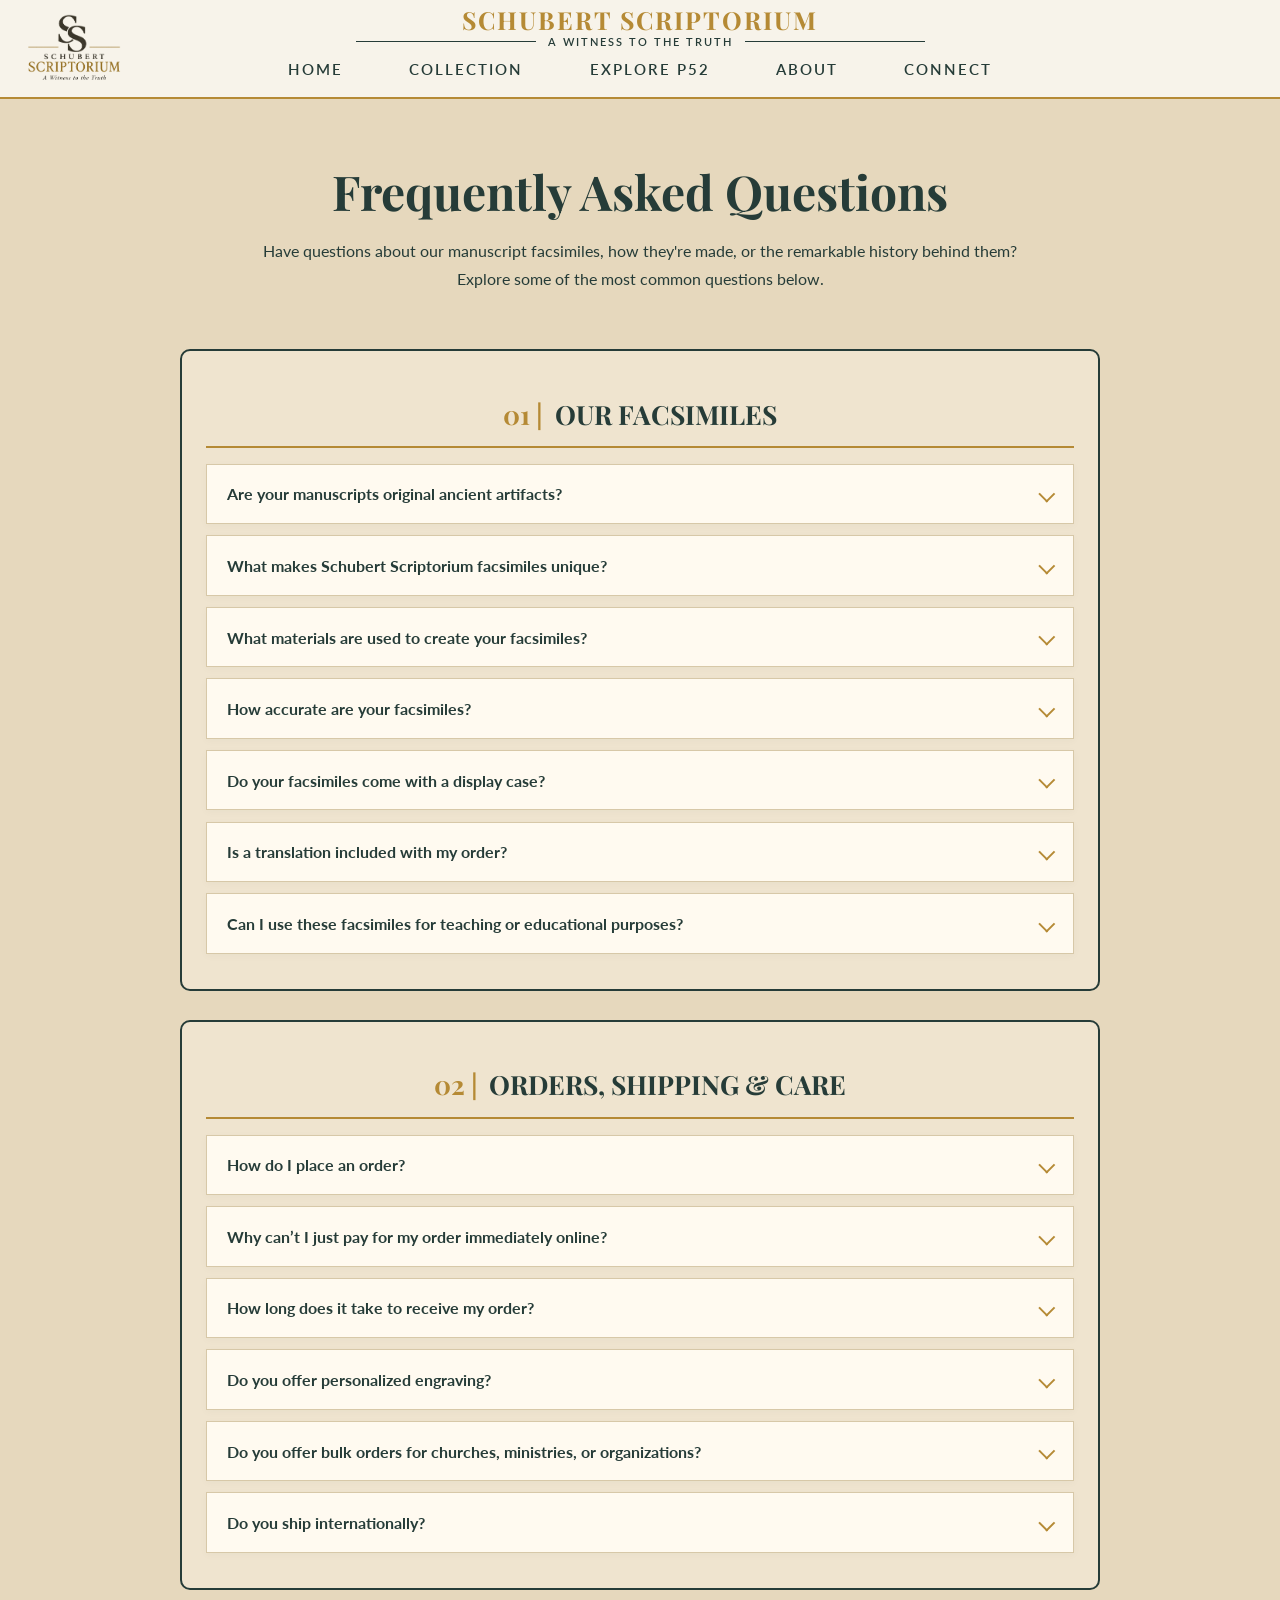
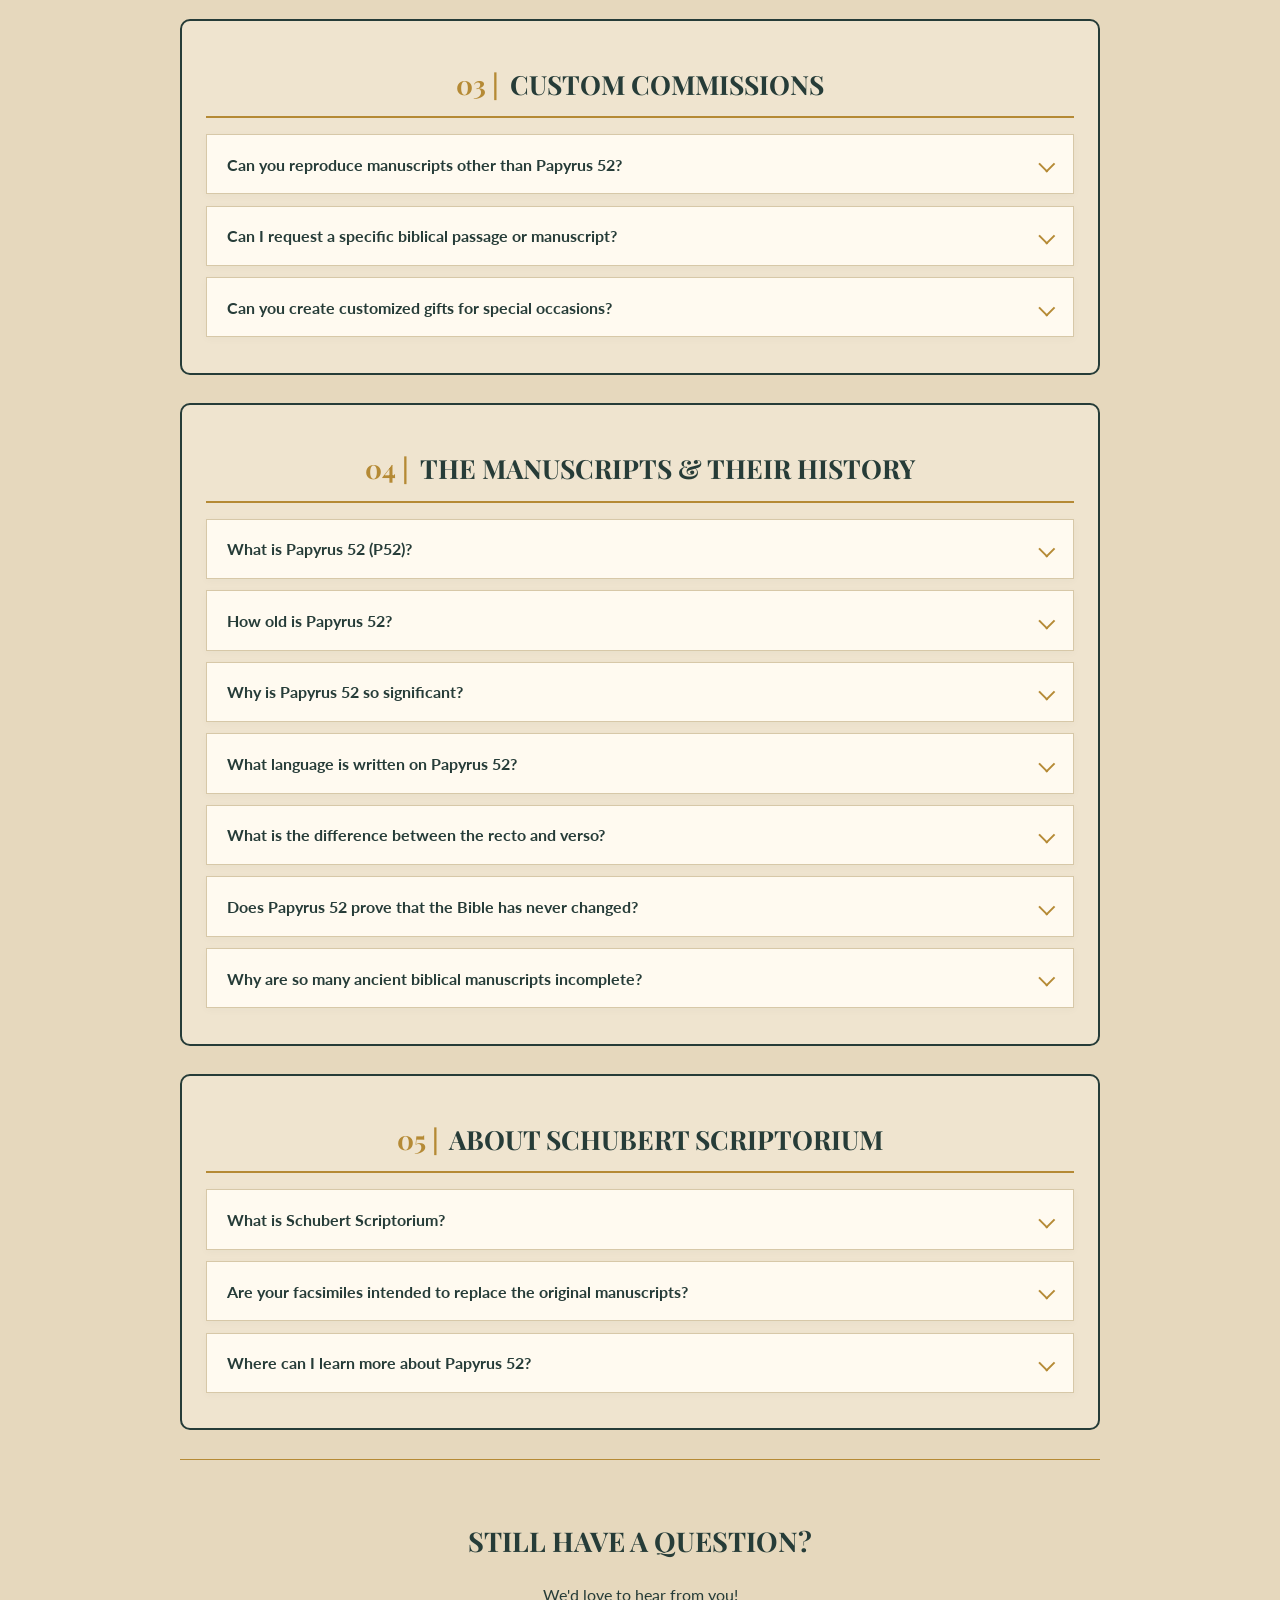
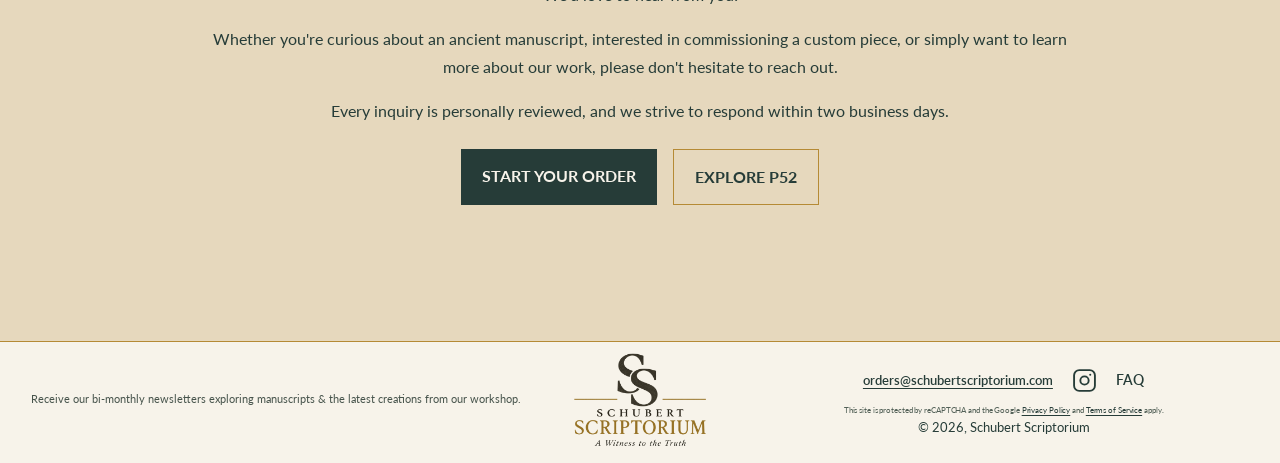
<file: faq.html>
<!DOCTYPE html><html lang="en"><head>
<!-- Google Analytics 4 -->
<script async src="https://www.googletagmanager.com/gtag/js?id=G-V7YGJ1JFSD"></script>
<script>
  window.dataLayer = window.dataLayer || [];
  function gtag(){dataLayer.push(arguments);}
  gtag('js', new Date());
  gtag('config', 'G-V7YGJ1JFSD');
</script><meta charset="UTF-8"><meta name="viewport" content="width=device-width, initial-scale=1.0"><title>Frequently Asked Questions | Schubert Scriptorium</title><meta name="description" content="Answers about Schubert Scriptorium's handcrafted biblical manuscript facsimiles, orders, custom commissions, and Papyrus 52."><link rel="stylesheet" href="style.css"><link href="https://fonts.googleapis.com/css2?family=Lato:wght@400;600;700&family=Playfair+Display:wght@700&display=swap" rel="stylesheet"><style>body>header{position:relative!important}body>header .header-brand-mark{position:absolute;left:clamp(12px,2vw,32px);top:50%;transform:translateY(-50%);width:96px;height:96px;display:flex;align-items:center;justify-content:center;z-index:3}body>header .header-brand-mark img{width:100%;height:100%;object-fit:contain}@media(min-width:901px){body>header{padding:.4rem 0!important}body>header .nav-logo{font-size:1.55rem!important;line-height:1.1;margin-bottom:.12rem!important}body>header .nav-tagline{font-size:.68rem!important;line-height:1.1;margin-bottom:.3rem!important}body>header nav{gap:.35rem}body>header nav a{padding:.25rem .65rem}}@media(max-width:900px){body>header .header-brand-mark{display:none!important}}.faq-wrap{max-width:920px;margin:0 auto;padding:clamp(2rem,5vw,4rem) 1.25rem 5rem;color:#263C38}.faq-intro{text-align:center;margin-bottom:3.5rem}.faq-intro h1{font:700 clamp(2rem,5vw,3rem)/1.2 'Playfair Display',Georgia,serif;color:#263C38;margin:0 0 .65rem}.faq-intro .faq-brand{font-size:.9rem;letter-spacing:.16em;text-transform:uppercase;color:#a27c38;font-weight:700}.faq-intro .faq-tagline{font-style:italic;color:#806938}.faq-intro p{max-width:730px;margin:1rem auto;line-height:1.75}.faq-section{margin:0 0 1.8rem;border:2px solid #263C38;border-radius:10px;padding:1.5rem;background:rgba(255,250,240,.35);transition:height .2s ease}.faq-section h2{font:700 clamp(1.2rem,3vw,1.65rem)/1.35 'Playfair Display',Georgia,serif;color:#263C38;border-bottom:2px solid #b58a35;padding-bottom:.85rem;margin-bottom:1rem}.faq-section h2 span{color:#b58a35;margin-right:.35rem}.faq-item{background:#fffaf0;border:1px solid #d7c8a8;margin:.7rem 0;box-shadow:0 2px 8px #263c3808}.faq-item summary{list-style:none;display:flex;align-items:center;justify-content:space-between;gap:1rem;cursor:pointer;padding:1.1rem 1.25rem;font-weight:700;line-height:1.45;color:#263C38}.faq-item summary::-webkit-details-marker{display:none}.faq-item summary:hover{background:#f2ead8}.faq-item summary:focus-visible{outline:2px solid #b58a35;outline-offset:2px}.faq-arrow{width:.6rem;height:.6rem;flex:none;border-right:2px solid #b58a35;border-bottom:2px solid #b58a35;transform:rotate(45deg);transition:transform .2s}.faq-item[open] .faq-arrow{transform:rotate(225deg)}.faq-answer{border-top:1px solid #ded1b8;padding:.25rem 1.25rem 1.15rem;line-height:1.7;text-align:left}.faq-answer p{margin:.7rem 0;text-align:left}.faq-answer ul{margin:.75rem 0;padding-left:1.4rem}.faq-close{text-align:center;border-top:1px solid #b58a35;padding:2.5rem 1rem 0}.faq-close h2{font:700 1.7rem 'Playfair Display',Georgia,serif;color:#263C38}.faq-close p{line-height:1.75}.faq-actions{display:flex;gap:1rem;justify-content:center;flex-wrap:wrap;margin:1.5rem 0}.faq-actions a{display:inline-block;padding:.8rem 1.3rem;background:#263C38;color:#f7f3ea;text-decoration:none;font-weight:700}.faq-actions a+a{background:transparent;color:#263C38;border:1px solid #b58a35}.footer-faq-link{position:absolute;right:clamp(18px,3vw,48px);top:50%;transform:translateY(-50%);font:700 14px Lato,sans-serif;color:#263C38;text-decoration:underline;text-underline-offset:4px}footer{position:relative}@media(max-width:600px){.faq-wrap{padding:2rem 1rem 3rem}.faq-section{padding:1rem;margin-bottom:1.25rem}.faq-item summary{padding:1rem}.faq-answer{padding:0 1rem 1rem}.footer-faq-link{position:static;display:block;transform:none;margin-top:1rem;text-align:center}}</style><style>@media(max-width:900px){.faq-desktop-break{display:none}}@media(min-width:901px){.faq-intro p{text-align:center;max-width:none}}</style><link rel="stylesheet" href="footer-subscribe.css?v=20261102recaptcha">
</head><body><header><a class="header-brand-mark" href="index.html" aria-label="Schubert Scriptorium homepage"><img src="Schubert_Scriptorium_Instagram_Profile_2400.png" alt="" loading="eager"></a><div class="nav-logo">SCHUBERT SCRIPTORIUM</div><div class="nav-tagline">A Witness to the Truth</div><nav aria-label="Main navigation"><a href="index.html">Home</a><a href="collection.html">Collection</a><a href="explore-p52.html">Explore P52</a><a href="about.html">About</a><a href="contact.html">Connect</a></nav></header><main class="faq-wrap"><div class="faq-intro"><h1>Frequently Asked Questions</h1><p>Have questions about our manuscript facsimiles, how they're made, or the remarkable history behind them?<br class="faq-desktop-break"> Explore some of the most common questions below.</p></div><section class="faq-section"><h2><span>01 |</span> OUR FACSIMILES</h2><details class="faq-item"><summary>Are your manuscripts original ancient artifacts?<span class="faq-arrow" aria-hidden="true"></span></summary><div class="faq-answer"><p>No. Schubert Scriptorium creates handcrafted facsimiles (historically accurate reproductions) of ancient biblical manuscripts.</p><p>Our facsimiles are designed to capture the appearance, proportions, and distinctive characteristics of the surviving originals, allowing you to experience a tangible connection to biblical history without handling a priceless ancient artifact.</p></div></details><details class="faq-item"><summary>What makes Schubert Scriptorium facsimiles unique?<span class="faq-arrow" aria-hidden="true"></span></summary><div class="faq-answer"><p>Every facsimile is individually handcrafted with an emphasis on historical accuracy, attention to detail, and faithful representation of the original manuscript.</p><p>Rather than simply printing an ancient text onto a modern sheet of paper, we carefully reproduce the manuscript's surviving appearance, including its dimensions, lettering, coloration, and irregular edges.</p><p>Our goal is to create something that feels less like a reproduction and more like a small piece of history you can hold in your hands.</p></div></details><details class="faq-item"><summary>What materials are used to create your facsimiles?<span class="faq-arrow" aria-hidden="true"></span></summary><div class="faq-answer"><p>Our facsimiles are produced using carefully selected, textured materials designed to resemble the appearance and character of ancient manuscript surfaces.</p><p>Each reproduction is individually prepared, printed, and hand-cut to reflect the distinctive shape and surviving features of its ancient counterpart.</p><p>Although our standard facsimiles are not made from original Egyptian ancient papyrus, considerable care goes into recreating the visual characteristics of the original manuscript.</p></div></details><details class="faq-item"><summary>How accurate are your facsimiles?<span class="faq-arrow" aria-hidden="true"></span></summary><div class="faq-answer"><p>Historical accuracy is one of our highest priorities.</p><p>We strive to faithfully reproduce the original manuscript's: Physical dimensions and proportions; Ancient Greek lettering and textual arrangement; Ink coloration, fading, and visible deterioration, and Irregular edges, missing portions, and distinctive characteristics</p><p>For example, our Papyrus 52 facsimile measures approximately 3.5 × 2.5 inches, closely reflecting the dimensions of the surviving fragment.</p><p>Our intention is to reproduce the manuscript as it survives today, rather than create an artificially restored or modernized version.</p></div></details><details class="faq-item"><summary>Do your facsimiles come with a display case?<span class="faq-arrow" aria-hidden="true"></span></summary><div class="faq-answer"><p>Yes! We offer several display options through our Gallery Edition and Curator's Prism collections.</p><p>Depending on the edition selected, your facsimile can be presented in an elegant acrylic display designed to showcase and protect the manuscript.</p><p>Select editions also offer personalized engraving, making them particularly meaningful as gifts, commemorative pieces, or additions to a personal collection.</p></div></details><details class="faq-item"><summary>Is a translation included with my order?<span class="faq-arrow" aria-hidden="true"></span></summary><div class="faq-answer"><p>Yes! Currently, every Papyrus 52 (P52) order includes a custom, double-sided translation card. This companion card helps connect the ancient manuscript to the biblical passage it preserves, making your facsimile both a beautiful display piece and an opportunity to engage more deeply with Scripture.</p><p>While translation cards are not currently included with other manuscripts, we’re always happy to explore creating them for custom commissions, especially bulk orders of 20 or more facsimiles. Just let us know what you have in mind!</p></div></details><details class="faq-item"><summary>Can I use these facsimiles for teaching or educational purposes?<span class="faq-arrow" aria-hidden="true"></span></summary><div class="faq-answer"><p>Absolutely! In fact, that's one of the primary reasons Schubert Scriptorium exists.</p><p>Our facsimiles are wonderful resources for: Pastors and Bible teachers; Churches and small groups; Christian schools and universities; Homeschool families; Biblical scholars and history enthusiasts, and Personal libraries, offices, and collections</p><p>There's something remarkable about moving beyond a photograph in a textbook and seeing the physical dimensions, lettering, and appearance of an ancient biblical manuscript for yourself.</p></div></details></section><section class="faq-section"><h2><span>02 |</span> ORDERS, SHIPPING &amp; CARE</h2><details class="faq-item"><summary>How do I place an order?<span class="faq-arrow" aria-hidden="true"></span></summary><div class="faq-answer"><p>Simply browse our Collection and select the facsimile and display edition that interests you.</p><p>When you're ready, click ORDER NOW to submit an inquiry through our order form.</p><p>We'll follow up personally to confirm the details of your order, answer any questions, and coordinate payment and delivery.</p></div></details><details class="faq-item"><summary>Why can’t I just pay for my order immediately online?<span class="faq-arrow" aria-hidden="true"></span></summary><div class="faq-answer"><p>Every Schubert Scriptorium facsimile is individually handcrafted, requiring careful attention to detail and dedicated time to produce.</p><p>Rather than accepting immediate online payments, we personally review each inquiry to ensure we can give every order the time and craftsmanship it deserves.</p><p>Once we've confirmed the details and production timeline, we'll coordinate payment and begin bringing your facsimile to life.</p></div></details><details class="faq-item"><summary>How long does it take to receive my order?<span class="faq-arrow" aria-hidden="true"></span></summary><div class="faq-answer"><p>Because each facsimile is individually handcrafted, production times may vary.</p><p>Most standard orders can be delivered within 7–10 business days, depending on order volume and shipping destination.</p><p>Custom commissions and larger orders may require additional time.</p><p>We strive to respond to all inquiries within two business days.</p></div></details><details class="faq-item"><summary>Do you offer personalized engraving?<span class="faq-arrow" aria-hidden="true"></span></summary><div class="faq-answer"><p>Yes!</p><p>Select editions of our Gallery Edition and Curator's Prism displays are available with custom engraving.</p><p>Whether you're commemorating a special occasion, celebrating a ministry milestone, or creating a meaningful gift, personalized engraving can make your facsimile truly one of a kind.</p><p>Contact us to discuss available options and engraving details.</p></div></details><details class="faq-item"><summary>Do you offer bulk orders for churches, ministries, or organizations?<span class="faq-arrow" aria-hidden="true"></span></summary><div class="faq-answer"><p>Absolutely!</p><p>We love partnering with churches, ministries, schools, and organizations to create meaningful gifts and educational resources.</p><p>Whether you're interested in commemorating a special event, recognizing donors, thanking ministry partners, or providing unique gifts for your team, we're happy to discuss larger orders and customization options.</p><p>Bulk pricing and production timelines are available upon request.</p></div></details><details class="faq-item"><summary>Do you ship internationally?<span class="faq-arrow" aria-hidden="true"></span></summary><div class="faq-answer"><p>Not at this time, unfortunately.</p></div></details></section><section class="faq-section"><h2><span>03 |</span> CUSTOM COMMISSIONS</h2><details class="faq-item"><summary>Can you reproduce manuscripts other than Papyrus 52?<span class="faq-arrow" aria-hidden="true"></span></summary><div class="faq-answer"><p>Yes!</p><p>Although Papyrus 52 is the foundation of Schubert Scriptorium, we also accept inquiries for custom commissions featuring other historically significant biblical manuscripts.</p><p>Past custom projects have included portions of Papyrus 45, Papyrus 46, Papyrus 75, Codex Vaticanus, the Dead Sea Scrolls, and the original 1611 King James Bible.</p><p>Each request is evaluated individually based on the availability of suitable source material, historical accuracy, and the practical requirements of production.</p></div></details><details class="faq-item"><summary>Can I request a specific biblical passage or manuscript?<span class="faq-arrow" aria-hidden="true"></span></summary><div class="faq-answer"><p>Absolutely! We welcome inquiries about specific passages, manuscripts, or historical Bible editions.</p><p>If you have a particular biblical text or ancient manuscript in mind, we'd love to hear about it.</p><p>Please understand that not every request can be accommodated, particularly when historical source material is unavailable or reproduction permissions are required.</p></div></details><details class="faq-item"><summary>Can you create customized gifts for special occasions?<span class="faq-arrow" aria-hidden="true"></span></summary><div class="faq-answer"><p>Yes! Custom facsimiles and personalized displays can make especially meaningful gifts for: Pastors and ministry leaders; Graduations and academic achievements; Church anniversaries and celebrations; Donor appreciation and fundraising events, and Birthdays, retirements, and other milestones</p><p>We would be delighted to help you create something that combines biblical history with a personal touch.</p></div></details></section><section class="faq-section"><h2><span>04 |</span> THE MANUSCRIPTS &amp; THEIR HISTORY</h2><details class="faq-item"><summary>What is Papyrus 52 (P52)?<span class="faq-arrow" aria-hidden="true"></span></summary><div class="faq-answer"><p>Papyrus 52, commonly abbreviated P52 or 𝔓52, is one of the earliest surviving manuscript fragments of the New Testament.</p><p>This remarkably small piece of papyrus preserves portions of John 18:31–33 on one side and John 18:37–38 on the other.</p><p>Despite measuring only approximately 3.5 × 2.5 inches, it provides an extraordinary physical witness to the early transmission of the Gospel of John.</p><p>The original fragment is preserved at the John Rylands Library in Manchester, England.</p></div></details><details class="faq-item"><summary>How old is Papyrus 52?<span class="faq-arrow" aria-hidden="true"></span></summary><div class="faq-answer"><p>Papyrus 52 is traditionally dated to approximately AD 125–175.</p><p>Its age is generally estimated through palaeography, the study and comparison of ancient handwriting styles.</p><p>While its precise date cannot be established with certainty, P52 remains an important witness to the early history and transmission of the New Testament.</p></div></details><details class="faq-item"><summary>Why is Papyrus 52 so significant?<span class="faq-arrow" aria-hidden="true"></span></summary><div class="faq-answer"><p>The importance of P52 extends far beyond its physical size.</p><p>The Gospel of John was likely composed toward the end of the first century AD, traditionally associated with the apostle John and the region of Ephesus.</p><p>P52 demonstrates that portions of this Gospel were being copied and circulated in the ancient world relatively early in Christian history.</p><p>The fragment also preserves a remarkable exchange between Jesus and Pontius Pilate concerning kingship and truth.</p><p>For Christians, this tiny manuscript offers a powerful reminder of how the words of Scripture were preserved and transmitted across generations.</p></div></details><details class="faq-item"><summary>What language is written on Papyrus 52?<span class="faq-arrow" aria-hidden="true"></span></summary><div class="faq-answer"><p>Papyrus 52 contains portions of the Gospel of John written in Koine Greek, the common Greek language of much of the eastern Mediterranean during the first centuries AD.</p><p>The manuscript uses ancient Greek capital letters, often called majuscule script, without the modern spacing and punctuation familiar to readers today.</p><p>This style of writing reflects the practices of ancient scribes who carefully copied and circulated early Christian writings.</p></div></details><details class="faq-item"><summary>What is the difference between the recto and verso?<span class="faq-arrow" aria-hidden="true"></span></summary><div class="faq-answer"><p>Ancient papyrus sheets have two sides, commonly referred to as the recto and verso.</p><p>On Papyrus 52, the recto preserves portions of John 18:31–33, while the verso contains portions of John 18:37–38.</p><p>Because text appears on both sides, scholars recognize that P52 came from a codex, an early book format with pages, rather than a traditional scroll.</p><p>You can examine both sides of the fragment through our Explore P52 interactive manuscript viewer, where individual letters, Greek transcriptions, and transliterations help bring the ancient text to life.</p></div></details><details class="faq-item"><summary>Does Papyrus 52 prove that the Bible has never changed?<span class="faq-arrow" aria-hidden="true"></span></summary><div class="faq-answer"><p>Papyrus 52 provides valuable evidence for the early transmission of the Gospel of John, but no single manuscript can establish the entire textual history of the Bible.</p><p>The reliability of the New Testament is studied through the comparison of thousands of surviving Greek manuscripts, ancient translations, and quotations preserved in early Christian writings.</p><p>These witnesses allow scholars to identify textual variations, trace the transmission of Scripture, and reconstruct the earliest recoverable wording of the biblical text.</p><p>P52 is one small but remarkable part of that much larger story.</p></div></details><details class="faq-item"><summary>Why are so many ancient biblical manuscripts incomplete?<span class="faq-arrow" aria-hidden="true"></span></summary><div class="faq-answer"><p>Papyrus is a fragile organic material, and most ancient manuscripts have not survived intact.</p><p>Over centuries, manuscripts were exposed to moisture, physical damage, repeated handling, deterioration, and other environmental conditions.</p><p>The dry climate of Egypt proved particularly favorable for preserving ancient papyrus, which helps explain why so many surviving early Christian manuscripts have been recovered there.</p><p>Even the smallest surviving fragments can provide valuable information about ancient writing practices, biblical texts, and the communities that preserved them.</p></div></details></section><section class="faq-section"><h2><span>05 |</span> ABOUT SCHUBERT SCRIPTORIUM</h2><details class="faq-item"><summary>What is Schubert Scriptorium?<span class="faq-arrow" aria-hidden="true"></span></summary><div class="faq-answer"><p>Schubert Scriptorium is a small, independently operated project dedicated to creating handcrafted, historically accurate facsimiles of biblical manuscripts.</p><p>Born from a love of Scripture, history, and the remarkable story of how God's Word has been transmitted through the centuries, our mission is to make that history tangible and accessible.</p><p>We believe that encountering the physical appearance of an ancient manuscript can deepen one's appreciation for the people, places, and generations through which Scripture has been preserved.</p><p>Our guiding phrase is simple: A Witness to the Truth.</p></div></details><details class="faq-item"><summary>Are your facsimiles intended to replace the original manuscripts?<span class="faq-arrow" aria-hidden="true"></span></summary><div class="faq-answer"><p>Certainly not.</p><p>Original biblical manuscripts are irreplaceable historical artifacts, and their preservation in libraries, museums, and academic institutions is extraordinarily important.</p><p>Our facsimiles are intended to complement those efforts by making the appearance and physical characteristics of these manuscripts accessible to a wider audience.</p><p>We deeply appreciate the scholars, institutions, and preservation organizations whose work makes the study of ancient manuscripts possible.</p></div></details><details class="faq-item"><summary>Where can I learn more about Papyrus 52?<span class="faq-arrow" aria-hidden="true"></span></summary><div class="faq-answer"><p>We invite you to explore our interactive P52 exhibit, where you can examine the surviving manuscript, explore its Greek lettering, and discover more about its historical significance.</p><p>Visit <a href="explore-p52.html">Explore P52</a> on our website to begin.</p></div></details></section><section class="faq-close"><h2>STILL HAVE A QUESTION?</h2><p>We'd love to hear from you!</p><p>Whether you're curious about an ancient manuscript, interested in commissioning a custom piece, or simply want to learn more about our work, please don't hesitate to reach out.</p><p>Every inquiry is personally reviewed, and we strive to respond within two business days.</p><div class="faq-actions"><a href="contact.html">START YOUR ORDER</a><a href="explore-p52.html">EXPLORE P52</a></div></section></main><footer class="site-footer">
  <div class="footer-inner">
    <div class="footer-subscribe" aria-label="Monthly newsletter signup">
      
      <p>Receive our bi-monthly newsletters exploring manuscripts &amp; the latest creations from our workshop.</p>
      <!-- Constant Contact renders the email field and JOIN THE SCRIPTORIUM button. -->
      <div class="ctct-inline-form" data-form-id="32b54621-76e0-47b9-956b-01b67dd0ba63"></div>
      
    </div>
    <div class="footer-brand"><img class="footer-logo" src="Schubert_Scriptorium_Instagram_Profile_2400.png" alt="Schubert Scriptorium — A Witness to the Truth"></div>
    <div class="footer-links">
      <div class="footer-links-primary">
      <a class="footer-email" href="mailto:orders@schubertscriptorium.com">orders@schubertscriptorium.com</a>
      <a class="footer-instagram" href="https://www.instagram.com/schubertscriptorium/" target="_blank" rel="noopener noreferrer" aria-label="Schubert Scriptorium on Instagram"><svg xmlns="http://www.w3.org/2000/svg" width="25" height="25" viewBox="0 0 24 24" fill="none" stroke="currentColor" stroke-width="1.8" stroke-linecap="round" stroke-linejoin="round" aria-hidden="true"><rect x="2" y="2" width="20" height="20" rx="5"/><circle cx="12" cy="12" r="4"/><circle cx="17.5" cy="6.5" r="1" fill="currentColor" stroke="none"/></svg></a>
      <a class="footer-faq-link" href="faq.html">FAQ</a>
          </div>
      <div class="footer-recaptcha-row"><p class="footer-recaptcha-notice">This site is protected by reCAPTCHA and the Google <a href="https://policies.google.com/privacy" target="_blank" rel="noopener noreferrer">Privacy Policy</a> and <a href="https://policies.google.com/terms" target="_blank" rel="noopener noreferrer">Terms of Service</a> apply.</p><p class="footer-copyright">© 2026, Schubert Scriptorium</p>
    </div>
    </div>
  </div>
</footer><!-- Constant Contact Active Forms -->
<script>var _ctct_m = "2b00340d0dffae2609ed22a8a5fdf508";</script>
<script id="signupScript" src="https://static.ctctcdn.com/js/signup-form-widget/current/signup-form-widget.min.js" async defer></script>
<script src="footer-subscribe.js?v=20261102f" defer></script>
</body></html>
</file>
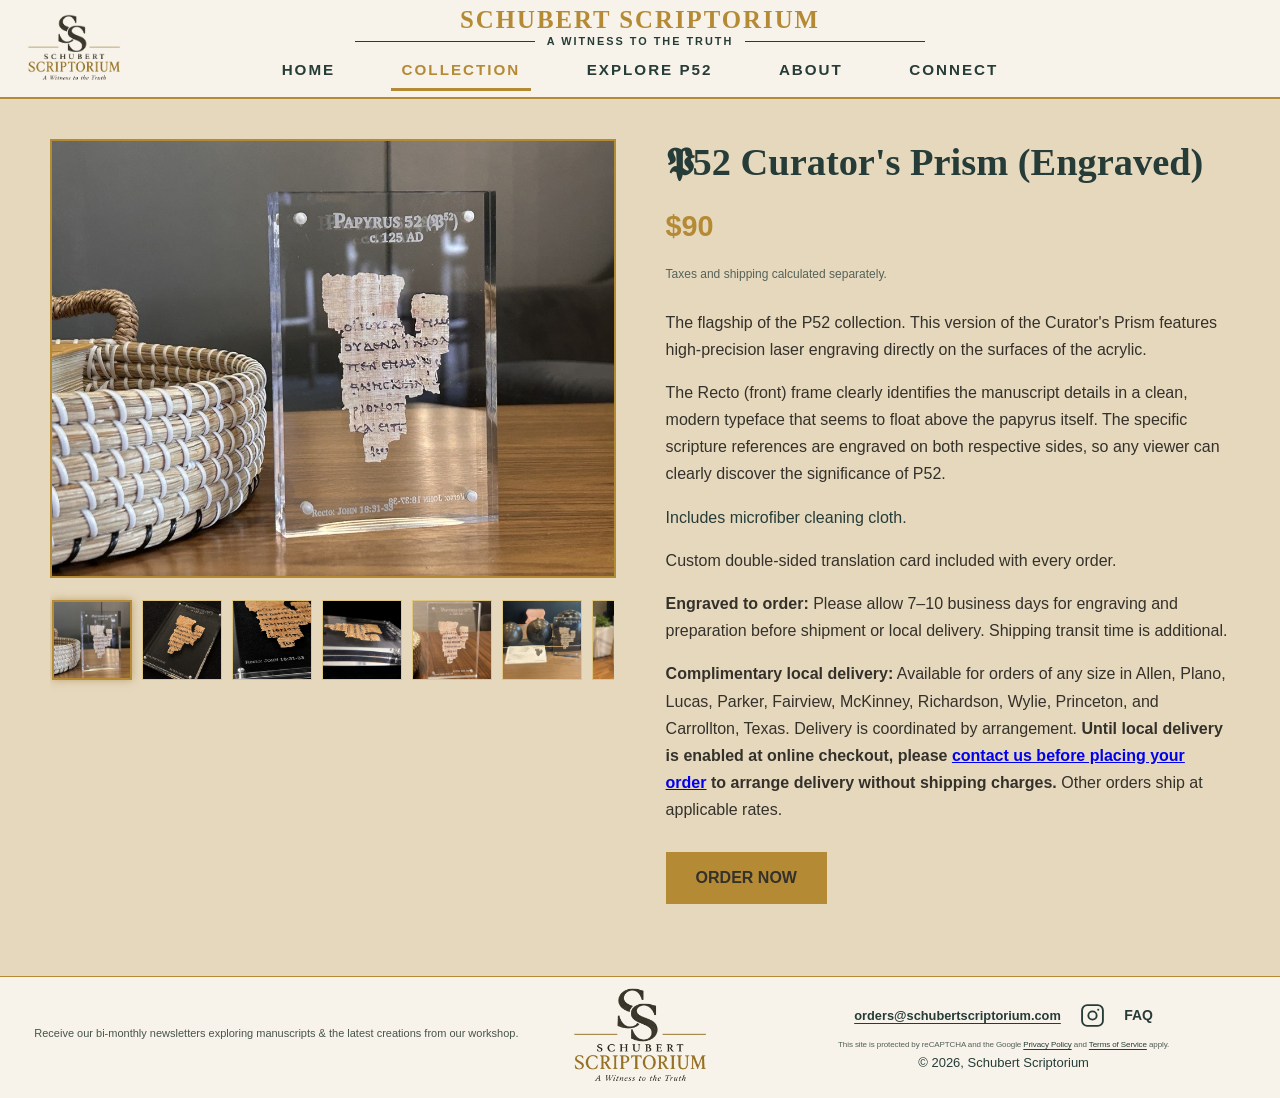
<file: product-curator-eng.html>
<!DOCTYPE html>
<html lang="en">
<head>
<!-- Google Analytics 4 -->
<script async src="https://www.googletagmanager.com/gtag/js?id=G-V7YGJ1JFSD"></script>
<script>
  window.dataLayer = window.dataLayer || [];
  function gtag(){dataLayer.push(arguments);}
  gtag('js', new Date());
  gtag('config', 'G-V7YGJ1JFSD');
</script>
    <link rel="canonical" href="https://www.schubertscriptorium.com/product-curator-eng.html">
    <meta charset="UTF-8">
    <meta name="viewport" content="width=device-width, initial-scale=1.0">
    <title>Engraved Papyrus 52 Replica | Curator's Prism</title>
    <meta name="description" content="Explore the engraved Curator's Prism, featuring a handcrafted Papyrus 52 (P52) replica in a personalized acrylic display with a translation card.">
    <link rel="stylesheet" href="style.css">
    <style>
        /* Gallery Specific Styles */
        .main-img-container {
            width: 100%;
            margin-bottom: 1rem;
            border: 1px solid var(--gold);
            background: rgba(0,0,0,0.3);
            overflow: hidden;
        }
        #main-photo {
            width: 100%;
            display: block;
            transition: opacity 0.3s ease;
        }
        .thumbnail-ribbon {
            display: flex;
            gap: 10px;
            justify-content: center;
            margin-bottom: 2rem;
            overflow-x: auto;
            padding: 10px 0;
        }
        .thumb {
            width: 80px;
            height: 80px;
            object-fit: cover;
            border: 1px solid rgba(212, 175, 55, 0.3);
            cursor: pointer;
            transition: 0.3s;
            background: rgba(255,255,255,0.05);
        }
        .thumb:hover {
            border-color: var(--gold);
            transform: scale(1.05);
        }
        .active-thumb {
            border-color: var(--gold);
            box-shadow: 0 0 10px var(--gold);
        }
    </style>

    <style>
        .price-disclaimer {
            color: var(--forest-green, #263C38);
            opacity: 0.75;
            font-size: 0.75rem;
            line-height: 1.4;
            font-weight: 400;
        }
        .card .price-disclaimer { margin: 0.2rem 0 0.8rem; }
        .product-price-disclaimer { margin: -0.5rem 0 1.25rem; }
    </style>
<style>
/* Product detail layout: desktop split, compact mobile stack. */
.product-detail-layout { max-width: 1180px !important; display:grid; grid-template-columns:minmax(0, 1fr) minmax(0, 1fr); gap:clamp(1.5rem,4vw,4rem); align-items:start; text-align:left; padding-top:2.5rem; padding-bottom:2.5rem; }
.product-detail-media { min-width:0; }
.product-detail-media img { max-width:100%; height:auto; }
.product-detail-media > img, .product-detail-media > .main-img-container > img { width:100% !important; max-width:100%; height:auto; margin-bottom:0 !important; }
.product-detail-media .main-img-container { width:100%; margin-bottom:.75rem; }
.product-detail-media .thumbnail-ribbon { justify-content:flex-start; margin-bottom:0; }
.product-detail-media .thumbnail-ribbon .thumb { width:80px !important; height:80px !important; flex:0 0 80px; object-fit:cover; cursor:pointer; }
.product-detail-content { min-width:0; text-align:left; }
.product-detail-content h1 { font-family:'Playfair Display',serif; color:var(--forest-green); line-height:1.2; margin:0 0 1rem; font-size:clamp(1.9rem,3vw,2.7rem); }
.product-detail-content h2 { margin:.4rem 0 .7rem; font-size:1.8rem; }
.product-detail-content p { margin:0 0 1rem; line-height:1.7; }
.product-detail-content .product-price-disclaimer { margin:0 0 1.5rem; }
.product-detail-content p[style*="var(--tan)"] { color:var(--forest-green) !important; }
.product-detail-content .btn { display:inline-block; margin:1rem 0 0; }
.product-detail-content .product-description { text-align:left !important; max-width:none !important; margin:0 !important; }
.product-detail-content .product-purchase { text-align:left !important; margin:0 !important; }
.product-detail-content .product-purchase .btn { margin-top:.75rem; }
.product-detail-content .product-description br { display:none; }
@media(max-width:720px) {
 .product-detail-layout { grid-template-columns:minmax(0,1fr); gap:1.2rem; padding:1.5rem 1rem 2rem; }
 .product-detail-media { max-width:500px; width:100%; margin:0 auto; }
 .product-detail-media > img, .product-detail-media > .main-img-container > img { max-height:340px; object-fit:contain; }
 .product-detail-media .thumbnail-ribbon { gap:7px; padding:7px 0; }
 .product-detail-media .thumbnail-ribbon .thumb { width:62px !important; height:62px !important; flex:0 0 62px; }
 .product-detail-content h1 { font-size:1.9rem; margin-bottom:.65rem; }
 .product-detail-content h2 { margin:.2rem 0 .5rem; }
 .product-detail-content .product-price-disclaimer { margin-bottom:1rem; }
 .product-detail-content .btn { display:inline-block; }
}
 .translation-card-section .translation-card-image-container { width:100%; max-width:380px; margin:1.5rem 0 0; border:1px solid var(--gold); overflow:visible; background:transparent; }
 .translation-card-section .translation-card-image { display:block; width:100%; height:auto; max-width:100%; object-fit:contain; }
 @media(max-width:720px) { .translation-card-section .translation-card-image-container { max-width:min(330px, 100%); margin-left:auto; margin-right:auto; } }
</style>

<style>
/* Consistent clickable brand mark, without changing the desktop header height. */
body > header { position:relative !important; }
body > header .header-brand-mark { position:absolute;left:clamp(12px,2vw,32px);top:50%;transform:translateY(-50%);width:96px;height:96px;display:flex;align-items:center;justify-content:center;z-index:3; }
body > header .header-brand-mark img {display:block;width:100%;height:100%;object-fit:contain;}
body > header .header-brand-mark:focus-visible {outline:2px solid #B58A35;outline-offset:3px;border-radius:4px;}
@media(max-width:900px){
 
 body > header .header-brand-mark {display:none !important;}
}
</style>
<style>
@media(min-width:901px){
 .product-detail-content>.translation-card-inline{width:100%!important;max-width:100%!important;box-sizing:border-box;margin:1.1rem 0 0!important;padding:0!important;text-align:left!important;}
 .product-detail-content>.translation-card-inline h1{font-size:clamp(1.25rem,1.65vw,1.65rem);margin:.3rem 0 .35rem;text-align:left!important;}
 .product-detail-content>.translation-card-inline p{font-size:.92rem;line-height:1.4;margin:.25rem 0 .65rem;text-align:left!important;}
 .product-detail-content>.translation-card-inline div{text-align:left!important;}
 .product-detail-content>.translation-card-inline .translation-card-image-container{margin-left:0!important;margin-right:0!important;max-width:290px!important;}
 .product-detail-content>.translation-card-inline img{width:auto!important;max-width:min(100%,290px)!important;max-height:205px!important;height:auto!important;object-fit:contain;margin:.5rem 0!important;}
}
</style>
<style>
/* Consistent, accessible product image ribbon for all four product pages. */
.product-detail-media .main-img-container{width:100%;margin-bottom:.75rem;text-align:left}
.product-detail-media .main-img-container #main-photo{display:block;width:100%!important;max-width:100%;height:auto;object-fit:contain;border:1px solid var(--gold);box-sizing:border-box;transition:opacity .3s ease;margin:0!important}
.product-detail-media .thumbnail-ribbon{display:flex;gap:10px;justify-content:flex-start;align-items:center;overflow-x:auto;max-width:100%;padding:10px 2px 12px;margin:0;scrollbar-width:thin}
.product-detail-media .thumbnail-ribbon .thumb{display:block;width:80px!important;height:80px!important;flex:0 0 80px;object-fit:cover;border:1px solid rgba(212,175,55,.45);box-sizing:border-box;cursor:pointer;transition:border-color .2s ease,box-shadow .2s ease,transform .2s ease}
.product-detail-media .thumbnail-ribbon .thumb:hover{border-color:var(--gold);transform:scale(1.04)}
.product-detail-media .thumbnail-ribbon .thumb.active-thumb{border:2px solid var(--gold);box-shadow:0 0 8px rgba(150,112,37,.5)}
.product-detail-media .thumbnail-ribbon .thumb:focus-visible{outline:2px solid var(--forest-green);outline-offset:2px}
@media(max-width:720px){.product-detail-media .thumbnail-ribbon .thumb{width:66px!important;height:66px!important;flex-basis:66px}}
@media(prefers-reduced-motion:reduce){.product-detail-media .main-img-container #main-photo,.product-detail-media .thumbnail-ribbon .thumb{transition:none}}
</style>

<style>
/* Footer-only FAQ link, preserving centered footer branding. */
footer{position:relative}
footer .footer-faq-link{position:absolute;right:clamp(18px,3vw,48px);top:50%;transform:translateY(-50%);font:700 14px Lato,sans-serif;color:#263C38;text-decoration:underline;text-underline-offset:4px}
@media(max-width:600px){footer .footer-faq-link{position:static;display:block;transform:none;margin-top:1rem;text-align:center}}
</style>
<link rel="stylesheet" href="footer-subscribe.css?v=20261102recaptcha">
    <script type="application/ld+json">
    {
      "@context": "https://schema.org",
      "@type": "Product",
      "name": "Curator's Prism (Engraved)",
      "description": "Handcrafted Papyrus 52 (P52) biblical manuscript facsimile in a laser-engraved acrylic Curator's Prism display, with a double-sided translation card.",
      "image": [
        "https://www.schubertscriptorium.com/prism-eng-1.png"
      ],
      "brand": {
        "@type": "Brand",
        "name": "Schubert Scriptorium"
      },
      "offers": {
        "@type": "Offer",
        "url": "https://www.schubertscriptorium.com/product-curator-eng.html",
        "priceCurrency": "USD",
        "price": "90"
      }
    }
    </script>
</head>
<body>

<header>
    <a class="header-brand-mark" href="index.html" aria-label="Schubert Scriptorium homepage"><img src="Schubert_Scriptorium_Instagram_Profile_2400.png" alt="" loading="eager"></a>
<div class="nav-logo">SCHUBERT SCRIPTORIUM</div><div class="nav-tagline">A Witness to the Truth</div><nav aria-label="Main navigation"><a href="index.html">Home</a><a href="collection.html" aria-current="page">Collection</a><a href="explore-p52.html">Explore P52</a><a href="about.html">About</a><a href="contact.html">Connect</a></nav></header>

<div class="container product-detail-layout">
  <div class="product-detail-media">
    <!-- Main Photo Display -->
    <div class="main-img-container">
        <img src="prism-eng-1.png" id="main-photo" alt="Engraved Curator's Prism displaying a Papyrus 52 (P52) facsimile">
    </div>

    <!-- Product image ribbon -->
    <div class="thumbnail-ribbon"><img src="prism-eng-1.png" alt="Engraved Curator's Prism displaying a Papyrus 52 (P52) facsimile" class="thumb active-thumb" loading="lazy">
    <img src="prism-eng-2.png" alt="Additional view of the engraved Curator's Prism manuscript display" class="thumb" loading="lazy">
    <img src="prism-eng-3.png" alt="Engraved Curator's Prism acrylic display from another angle" class="thumb" loading="lazy">
    <img src="prism-eng-5.png" alt="Detail view of the engraved Curator's Prism display" class="thumb" loading="lazy">
    <img src="Real-8.png" alt="Engraved Curator's Prism featuring a biblical manuscript facsimile" class="thumb" loading="lazy">
    <img src="CE-ENG1+TC.jpg" alt="P52 Recto in Engraved Curator's Prism with translation card" class="thumb" loading="lazy">
    <img src="CP-ENG-2.jpg" alt="P52 Recto in Engraved Curator's Prism" class="thumb" loading="lazy">
    <img src="CP-ENG-7.jpg" alt="P52 Recto in Engraved Curator's Prism" class="thumb" loading="lazy">
    <img src="IMG_9151.jpg" alt="P52 Recto in Engraved Curator's Prism" class="thumb" loading="lazy">
    <img src="IMG_9165.jpg" alt="P52 Recto in Engraved Curator's Prism" class="thumb" loading="lazy">
    <img src="IMG_9185.jpg" alt="P52 Recto in Engraved Curator's Prism" class="thumb" loading="lazy">
    <img src="IMG_9189.jpg" alt="P52 Recto in Engraved Curator's Prism next to Translation Card" class="thumb" loading="lazy">
    <img src="Real-5.png" alt="Double-sided translation card included with the Papyrus 52 (P52) facsimile" class="thumb" loading="lazy"></div>


  </div>
  <div class="product-detail-content">
<h1>𝕻52 Curator's Prism (Engraved)</h1>
    <h2 style="color:var(--gold);">$90</h2>
    <p class="price-disclaimer product-price-disclaimer">Taxes and shipping calculated separately.</p>
    
    <div class="product-description">
        <p>The flagship of the P52 collection. This version of the Curator's Prism features high-precision laser engraving directly on the surfaces of the acrylic.</p>
        <p>The Recto (front) frame clearly identifies the manuscript details in a clean, modern typeface that seems to float above the papyrus itself. The specific scripture references are engraved on both respective sides, so any viewer can clearly discover the significance of P52.</p>
        <p style="color:var(--tan);">Includes microfiber cleaning cloth.</p>
    <p class="product-translation-included">Custom double-sided translation card included with every order.</p>

        <p class="product-processing-notice"><strong>Engraved to order:</strong> Please allow 7–10 business days for engraving and preparation before shipment or local delivery. Shipping transit time is additional.</p><p class="product-delivery-notice"><strong>Complimentary local delivery:</strong> Available for orders of any size in Allen, Plano, Lucas, Parker, Fairview, McKinney, Richardson, Wylie, Princeton, and Carrollton, Texas. Delivery is coordinated by arrangement. <strong>Until local delivery is enabled at online checkout, please <a href="contact.html">contact us before placing your order</a> to arrange delivery without shipping charges.</strong> Other orders ship at applicable rates.</p>
    <div class="product-purchase"><a href="contact.html?product=Curator%20Engraved" class="btn">Order Now</a></div>
    </div>
  </div>
</div>

<footer class="site-footer">
  <div class="footer-inner">
    <div class="footer-subscribe" aria-label="Monthly newsletter signup">
      
      <p>Receive our bi-monthly newsletters exploring manuscripts &amp; the latest creations from our workshop.</p>
      <!-- Constant Contact renders the email field and JOIN THE SCRIPTORIUM button. -->
      <div class="ctct-inline-form" data-form-id="32b54621-76e0-47b9-956b-01b67dd0ba63"></div>
      
    </div>
    <div class="footer-brand"><img class="footer-logo" src="Schubert_Scriptorium_Instagram_Profile_2400.png" alt="Schubert Scriptorium — A Witness to the Truth"></div>
    <div class="footer-links">
      <div class="footer-links-primary">
      <a class="footer-email" href="mailto:orders@schubertscriptorium.com">orders@schubertscriptorium.com</a>
      <a class="footer-instagram" href="https://www.instagram.com/schubertscriptorium/" target="_blank" rel="noopener noreferrer" aria-label="Schubert Scriptorium on Instagram"><svg xmlns="http://www.w3.org/2000/svg" width="25" height="25" viewBox="0 0 24 24" fill="none" stroke="currentColor" stroke-width="1.8" stroke-linecap="round" stroke-linejoin="round" aria-hidden="true"><rect x="2" y="2" width="20" height="20" rx="5"/><circle cx="12" cy="12" r="4"/><circle cx="17.5" cy="6.5" r="1" fill="currentColor" stroke="none"/></svg></a>
      <a class="footer-faq-link" href="faq.html">FAQ</a>
          </div>
      <div class="footer-recaptcha-row"><p class="footer-recaptcha-notice">This site is protected by reCAPTCHA and the Google <a href="https://policies.google.com/privacy" target="_blank" rel="noopener noreferrer">Privacy Policy</a> and <a href="https://policies.google.com/terms" target="_blank" rel="noopener noreferrer">Terms of Service</a> apply.</p><p class="footer-copyright">© 2026, Schubert Scriptorium</p>
    </div>
    </div>
  </div>
</footer>

<!-- Script to Swap Photos -->



<script>
/* Thumbnail switching with fade and keyboard support. */
(function(){
 const main=document.querySelector('.product-detail-media #main-photo');
 const ribbon=document.querySelector('.product-detail-media .thumbnail-ribbon');
 if(!main||!ribbon)return;
 let timer;
 const thumbs=[...ribbon.querySelectorAll('.thumb')];
 function select(thumb){
  if(!thumb||thumb.classList.contains('active-thumb'))return;
  thumbs.forEach(t=>{t.classList.toggle('active-thumb',t===thumb);t.setAttribute('aria-pressed',String(t===thumb))});
  clearTimeout(timer);
  main.style.opacity='0';
  const swap=()=>{main.src=thumb.getAttribute('src');main.alt=thumb.alt;main.style.opacity='1'};
  timer=setTimeout(swap,window.matchMedia('(prefers-reduced-motion:reduce)').matches?0:300);
 }
 thumbs.forEach(t=>{
  t.setAttribute('role','button');t.setAttribute('tabindex','0');
  t.setAttribute('aria-pressed',String(t.classList.contains('active-thumb')));
  t.addEventListener('click',()=>select(t));
  t.addEventListener('keydown',e=>{if(e.key==='Enter'||e.key===' '){e.preventDefault();select(t)}});
 });
})();
</script>
<!-- Constant Contact Active Forms -->
<script>var _ctct_m = "2b00340d0dffae2609ed22a8a5fdf508";</script>
<script id="signupScript" src="https://static.ctctcdn.com/js/signup-form-widget/current/signup-form-widget.min.js" async defer></script>
<script src="footer-subscribe.js?v=20261102f" defer></script>
</body>
</html>
</file>
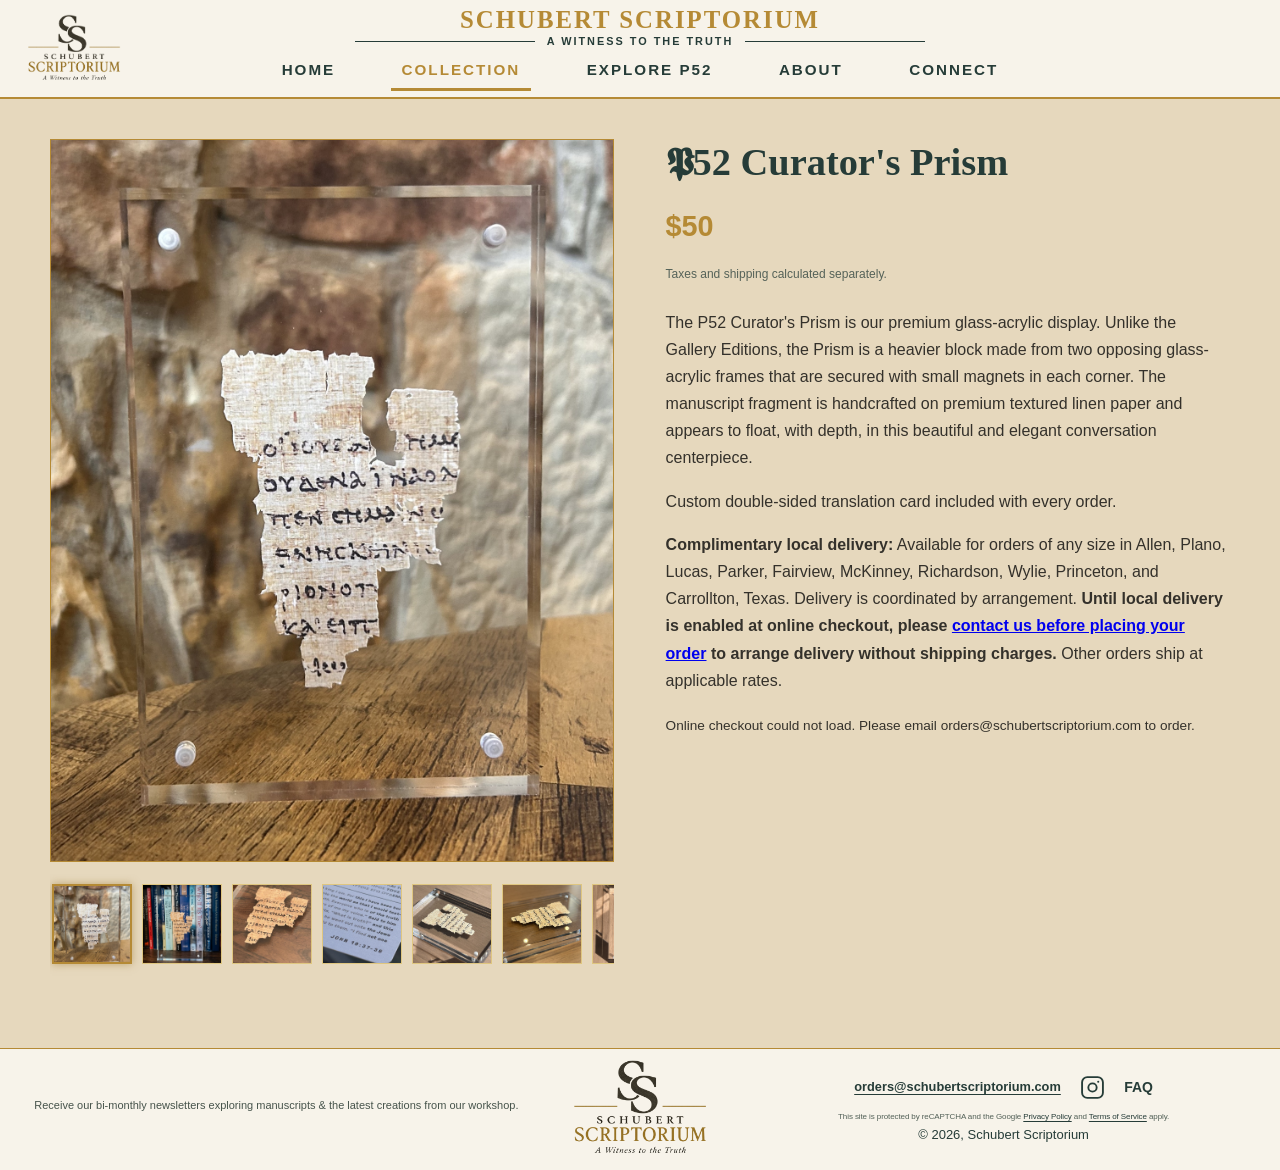
<file: product-curator-std.html>
<!DOCTYPE html>
<html lang="en">

<head>
<!-- Google Analytics 4 -->
<script async src="https://www.googletagmanager.com/gtag/js?id=G-V7YGJ1JFSD"></script>
<script>
  window.dataLayer = window.dataLayer || [];
  function gtag(){dataLayer.push(arguments);}
  gtag('js', new Date());
  gtag('config', 'G-V7YGJ1JFSD');
</script>
    <link rel="canonical" href="https://www.schubertscriptorium.com/product-curator-std.html">
    <meta charset="UTF-8">
    <meta name="viewport" content="width=device-width, initial-scale=1.0">
    <title>Papyrus 52 Replica | Curator's Prism Display</title>
    <meta name="description" content="Display a handcrafted Papyrus 52 (P52) facsimile in the Curator's Prism magnetic acrylic case. Includes a double-sided Gospel of John translation card.">
    <link rel="stylesheet" href="style.css">

    <style>
        /* Translation Card section */
        .translation-card-section {
            max-width: 500px;
            margin: 0rem auto 4rem;
            text-align: center;
        }

        /* Keep the Translation Card image centered */
        .main-img-container {
            width: 100%;
            display: flex;
            justify-content: center;
            align-items: center;
        }

        #main-photo {
            display: block;
            max-width: 100%;
            height: auto;
            margin: 0 auto;
        }
    </style>

    <style>
        .price-disclaimer {
            color: var(--forest-green, #263C38);
            opacity: 0.75;
            font-size: 0.75rem;
            line-height: 1.4;
            font-weight: 400;
        }
        .card .price-disclaimer { margin: 0.2rem 0 0.8rem; }
        .product-price-disclaimer { margin: -0.5rem 0 1.25rem; }
    </style>
<style>
/* Product detail layout: desktop split, compact mobile stack. */
.product-detail-layout { max-width: 1180px !important; display:grid; grid-template-columns:minmax(0, 1fr) minmax(0, 1fr); gap:clamp(1.5rem,4vw,4rem); align-items:start; text-align:left; padding-top:2.5rem; padding-bottom:2.5rem; }
.product-detail-media { min-width:0; }
.product-detail-media img { max-width:100%; height:auto; }
.product-detail-media > img, .product-detail-media > div > img { width:100% !important; max-width:100%; height:auto; margin-bottom:0 !important; }
.product-detail-media .main-img-container { width:100%; margin-bottom:.75rem; }
.product-detail-media .thumbnail-ribbon { justify-content:flex-start; margin-bottom:0; }
.product-detail-content { min-width:0; text-align:left; }
.product-detail-content h1 { font-family:'Playfair Display',serif; color:var(--forest-green); line-height:1.2; margin:0 0 1rem; font-size:clamp(1.9rem,3vw,2.7rem); }
.product-detail-content h2 { margin:.4rem 0 .7rem; font-size:1.8rem; }
.product-detail-content p { margin:0 0 1rem; line-height:1.7; }
.product-detail-content .product-price-disclaimer { margin:0 0 1.5rem; }
.product-detail-content p[style*="var(--tan)"] { color:var(--forest-green) !important; }
.product-detail-content .btn { display:inline-block; margin:1rem 0 0; }
.product-detail-content .product-description { text-align:left !important; max-width:none !important; margin:0 !important; }
.product-detail-content .product-purchase { text-align:left !important; margin:0 !important; }
.product-detail-content .product-purchase .btn { margin-top:.75rem; }
.product-detail-content .product-description br { display:none; }
@media(max-width:720px) {
 .product-detail-layout { grid-template-columns:minmax(0,1fr); gap:1.2rem; padding:1.5rem 1rem 2rem; }
 .product-detail-media { max-width:500px; width:100%; margin:0 auto; }
 .product-detail-media > img, .product-detail-media > div > img { max-height:340px; object-fit:contain; }
 .product-detail-media .thumbnail-ribbon { gap:7px; padding:7px 0; }
 .product-detail-media .thumb { width:62px; height:62px; flex:0 0 62px; }
 .product-detail-content h1 { font-size:1.9rem; margin-bottom:.65rem; }
 .product-detail-content h2 { margin:.2rem 0 .5rem; }
 .product-detail-content .product-price-disclaimer { margin-bottom:1rem; }
 .product-detail-content .btn { display:inline-block; }
}
</style>

<style>
/* Consistent clickable brand mark, without changing the desktop header height. */
body > header { position:relative !important; }
body > header .header-brand-mark { position:absolute;left:clamp(12px,2vw,32px);top:50%;transform:translateY(-50%);width:96px;height:96px;display:flex;align-items:center;justify-content:center;z-index:3; }
body > header .header-brand-mark img {display:block;width:100%;height:100%;object-fit:contain;}
body > header .header-brand-mark:focus-visible {outline:2px solid #B58A35;outline-offset:3px;border-radius:4px;}
@media(max-width:900px){
 
 body > header .header-brand-mark {display:none !important;}
}
</style>

<style>
@media(min-width:901px){
 .product-detail-content>.translation-card-inline{width:100%!important;max-width:100%!important;box-sizing:border-box;margin:1.1rem 0 0!important;padding:0!important;text-align:left;}
 .product-detail-content>.translation-card-inline h1{font-size:clamp(1.25rem,1.65vw,1.65rem);margin:.3rem 0 .35rem;}
 .product-detail-content>.translation-card-inline p{font-size:.92rem;line-height:1.4;margin:.25rem 0 .65rem;}
 .product-detail-content>.translation-card-inline img{width:auto!important;max-width:min(100%,290px)!important;max-height:205px!important;height:auto!important;object-fit:contain;margin:.5rem 0!important;}
}
</style>
<style>
/* Consistent, accessible product image ribbon for all four product pages. */
.product-detail-media .main-img-container{width:100%;margin-bottom:.75rem;text-align:left}
.product-detail-media .main-img-container #main-photo{display:block;width:100%!important;max-width:100%;height:auto;object-fit:contain;border:1px solid var(--gold);box-sizing:border-box;transition:opacity .3s ease;margin:0!important}
.product-detail-media .thumbnail-ribbon{display:flex;gap:10px;justify-content:flex-start;align-items:center;overflow-x:auto;max-width:100%;padding:10px 2px 12px;margin:0;scrollbar-width:thin}
.product-detail-media .thumbnail-ribbon .thumb{display:block;width:80px!important;height:80px!important;flex:0 0 80px;object-fit:cover;border:1px solid rgba(212,175,55,.45);box-sizing:border-box;cursor:pointer;transition:border-color .2s ease,box-shadow .2s ease,transform .2s ease}
.product-detail-media .thumbnail-ribbon .thumb:hover{border-color:var(--gold);transform:scale(1.04)}
.product-detail-media .thumbnail-ribbon .thumb.active-thumb{border:2px solid var(--gold);box-shadow:0 0 8px rgba(150,112,37,.5)}
.product-detail-media .thumbnail-ribbon .thumb:focus-visible{outline:2px solid var(--forest-green);outline-offset:2px}
@media(max-width:720px){.product-detail-media .thumbnail-ribbon .thumb{width:66px!important;height:66px!important;flex-basis:66px}}
@media(prefers-reduced-motion:reduce){.product-detail-media .main-img-container #main-photo,.product-detail-media .thumbnail-ribbon .thumb{transition:none}}
</style>

<style>
/* Footer-only FAQ link, preserving centered footer branding. */
footer{position:relative}
footer .footer-faq-link{position:absolute;right:clamp(18px,3vw,48px);top:50%;transform:translateY(-50%);font:700 14px Lato,sans-serif;color:#263C38;text-decoration:underline;text-underline-offset:4px}
@media(max-width:600px){footer .footer-faq-link{position:static;display:block;transform:none;margin-top:1rem;text-align:center}}
</style>
<link rel="stylesheet" href="footer-subscribe.css?v=20261102recaptcha">
    <script type="application/ld+json">
    {
      "@context": "https://schema.org",
      "@type": "Product",
      "name": "Curator's Prism",
      "description": "Handcrafted Papyrus 52 (P52) biblical manuscript facsimile in a magnetic acrylic Curator's Prism display, with a double-sided translation card.",
      "image": [
        "https://www.schubertscriptorium.com/p52-prism-std.png"
      ],
      "brand": {
        "@type": "Brand",
        "name": "Schubert Scriptorium"
      },
      "offers": {
        "@type": "Offer",
        "url": "https://www.schubertscriptorium.com/product-curator-std.html",
        "priceCurrency": "USD",
        "price": "50"
      }
    }
    </script>
<style>
#product-component-1794952907089 { margin-top:1.25rem; max-width:100%; }
.product-detail-content #prism-order-fallback { margin:.75rem 0 0; font-size:.85rem; }
#prism-order-fallback a { color:#263C38; text-underline-offset:3px; }
</style>
</head>

<body>

<header>
    <a class="header-brand-mark" href="index.html" aria-label="Schubert Scriptorium homepage"><img src="Schubert_Scriptorium_Instagram_Profile_2400.png" alt="" loading="eager"></a>
<div class="nav-logo">SCHUBERT SCRIPTORIUM</div>
    <div class="nav-tagline">A Witness to the Truth</div>
    <nav aria-label="Main navigation">
        <a href="index.html">Home</a>
        <a href="collection.html" aria-current="page">Collection</a>
        <a href="explore-p52.html">Explore P52</a>
        <a href="about.html">About</a>
        <a href="contact.html">Connect</a>
    </nav>
</header>


<!-- CURATOR'S PRISM SECTION -->
<div class="container product-detail-layout">
  <div class="product-detail-media">
    <div class="main-img-container"><img id="main-photo" src="p52-prism-std.png" alt="Papyrus 52 (P52) facsimile in the Curator's Prism acrylic display"></div>
    <!-- Product image ribbon -->
    <div class="thumbnail-ribbon"><img src="p52-prism-std.png" alt="Papyrus 52 (P52) facsimile in the Curator's Prism acrylic display" class="thumb active-thumb" loading="lazy">
    <img src="Real-10.png" alt="Curator's Prism display featuring a Papyrus 52 (P52) facsimile" class="thumb" loading="lazy">
    <img src="Real-13.png" alt="Additional view of the Curator's Prism manuscript display" class="thumb" loading="lazy">
    <img src="Real-15.png" alt="Translation card for the Papyrus 52 (P52) manuscript facsimile" class="thumb" loading="lazy">
    <img src="CE-STD-4.jpg" alt="Curator's Prism overhead angled view" class="thumb" loading="lazy">
    <img src="CP-STD-1.jpg" alt="Curator's Prism close-up angled view" class="thumb" loading="lazy">
    <img src="CP-STD-3.jpg" alt="Curator's Prism overhead portrait view" class="thumb" loading="lazy"></div>
  </div>
  <div class="product-detail-content">
<h1>𝕻52 Curator's Prism</h1>
    <h2 style="color:var(--gold);">$50</h2>
    <p class="price-disclaimer product-price-disclaimer">Taxes and shipping calculated separately.</p>

    <p>
        The P52 Curator's Prism is our premium glass-acrylic display. Unlike the Gallery Editions,
        the Prism is a heavier block made from two opposing glass-acrylic frames that are
        secured with small magnets in each corner. The manuscript fragment is handcrafted on premium textured linen paper and appears to float,
        with depth, in this beautiful and elegant conversation centerpiece.
    </p>
    <p class="product-translation-included">Custom double-sided translation card included with every order.</p>


    <p class="product-delivery-notice"><strong>Complimentary local delivery:</strong> Available for orders of any size in Allen, Plano, Lucas, Parker, Fairview, McKinney, Richardson, Wylie, Princeton, and Carrollton, Texas. Delivery is coordinated by arrangement. <strong>Until local delivery is enabled at online checkout, please <a href="contact.html">contact us before placing your order</a> to arrange delivery without shipping charges.</strong> Other orders ship at applicable rates.</p>
    <div id="product-component-1794952907089" aria-label="Order Curator's Prism"></div>
    <p id="prism-order-fallback"><a href="contact.html?product=Curator%20Standard">Need help ordering? Contact us.</a></p>
<script>
(function () {
  var scriptURL = 'https://sdks.shopifycdn.com/buy-button/latest/buy-button-storefront.min.js';
  function showError() {
    document.getElementById('prism-order-fallback').textContent = 'Online checkout could not load. Please email orders@schubertscriptorium.com to order.';
  }
  function init() {
    var client = ShopifyBuy.buildClient({
      domain: 'x1jcun-5y.myshopify.com',
      storefrontAccessToken: '5ff141a71c8be49d8871e1bab0c90dc8'
    });
    ShopifyBuy.UI.onReady(client).then(function (ui) {
      return ui.createComponent('product', {
        id: '10326976200960',
        node: document.getElementById('product-component-1794952907089'),
        moneyFormat: '%24%7B%7Bamount%7D%7D',
        options: {
          product: {
            styles: {
              product: {
                'max-width': '100%',
                'margin-left': '0',
                'margin-bottom': '0',
                'text-align': 'left',
                '@media (min-width: 601px)': {
                  'max-width': '100%',
                  'margin-left': '0',
                  'margin-bottom': '0'
                }
              },
              button: {
                'font-family': 'Playfair Display, serif',
                'font-weight': 'bold',
                'color': '#263c38',
                'background-color': '#d4b665',
                ':hover': {'color': '#263c38', 'background-color': '#bfa45b'},
                ':focus': {'background-color': '#bfa45b'},
                'border-radius': '6px',
                'padding-left': '25px',
                'padding-right': '25px'
              }
            },
            buttonDestination: 'checkout',
            layout: 'vertical',
            contents: {
              img: false,
              imgWithCarousel: false,
              title: false,
              price: false,
              options: false,
              button: false,
              buttonWithQuantity: true,
              description: false
            },
            width: '100%',
            text: {button: 'Order Now'},
            googleFonts: ['Playfair Display']
          },
          option: {}
        }
      });
    }).catch(showError);
  }
  if (window.ShopifyBuy && window.ShopifyBuy.UI) {
    init();
  } else {
    var script = document.createElement('script');
    script.async = true;
    script.src = scriptURL;
    script.onload = init;
    script.onerror = showError;
    document.head.appendChild(script);
  }
})();
</script>

</div>
</div>

<!-- TRANSLATION CARD SECTION -->
<footer class="site-footer">
  <div class="footer-inner">
    <div class="footer-subscribe" aria-label="Monthly newsletter signup">
      
      <p>Receive our bi-monthly newsletters exploring manuscripts &amp; the latest creations from our workshop.</p>
      <div class="ctct-inline-form" data-form-id="32b54621-76e0-47b9-956b-01b67dd0ba63"></div>
      
    </div>
    <div class="footer-brand"><img class="footer-logo" src="Schubert_Scriptorium_Instagram_Profile_2400.png" alt="Schubert Scriptorium — A Witness to the Truth"></div>
    <div class="footer-links">
      <div class="footer-links-primary">
      <a class="footer-email" href="mailto:orders@schubertscriptorium.com">orders@schubertscriptorium.com</a>
      <a class="footer-instagram" href="https://www.instagram.com/schubertscriptorium/" target="_blank" rel="noopener noreferrer" aria-label="Schubert Scriptorium on Instagram"><svg xmlns="http://www.w3.org/2000/svg" width="25" height="25" viewBox="0 0 24 24" fill="none" stroke="currentColor" stroke-width="1.8" stroke-linecap="round" stroke-linejoin="round" aria-hidden="true"><rect x="2" y="2" width="20" height="20" rx="5"/><circle cx="12" cy="12" r="4"/><circle cx="17.5" cy="6.5" r="1" fill="currentColor" stroke="none"/></svg></a>
      <a class="footer-faq-link" href="faq.html">FAQ</a>
          </div>
      <div class="footer-recaptcha-row"><p class="footer-recaptcha-notice">This site is protected by reCAPTCHA and the Google <a href="https://policies.google.com/privacy" target="_blank" rel="noopener noreferrer">Privacy Policy</a> and <a href="https://policies.google.com/terms" target="_blank" rel="noopener noreferrer">Terms of Service</a> apply.</p><p class="footer-copyright">© 2026, Schubert Scriptorium</p>
    </div>
    </div>
  </div>
</footer>



<script>
/* Thumbnail switching with fade and keyboard support. */
(function(){
 const main=document.querySelector('.product-detail-media #main-photo');
 const ribbon=document.querySelector('.product-detail-media .thumbnail-ribbon');
 if(!main||!ribbon)return;
 let timer;
 const thumbs=[...ribbon.querySelectorAll('.thumb')];
 function select(thumb){
  if(!thumb||thumb.classList.contains('active-thumb'))return;
  thumbs.forEach(t=>{t.classList.toggle('active-thumb',t===thumb);t.setAttribute('aria-pressed',String(t===thumb))});
  clearTimeout(timer);
  main.style.opacity='0';
  const swap=()=>{main.src=thumb.getAttribute('src');main.alt=thumb.alt;main.style.opacity='1'};
  timer=setTimeout(swap,window.matchMedia('(prefers-reduced-motion:reduce)').matches?0:300);
 }
 thumbs.forEach(t=>{
  t.setAttribute('role','button');t.setAttribute('tabindex','0');
  t.setAttribute('aria-pressed',String(t.classList.contains('active-thumb')));
  t.addEventListener('click',()=>select(t));
  t.addEventListener('keydown',e=>{if(e.key==='Enter'||e.key===' '){e.preventDefault();select(t)}});
 });
})();
</script>
<!-- Constant Contact Active Forms -->
<script>var _ctct_m = "2b00340d0dffae2609ed22a8a5fdf508";</script>
<script id="signupScript" src="https://static.ctctcdn.com/js/signup-form-widget/current/signup-form-widget.min.js" async defer></script>
<script src="footer-subscribe.js?v=20261102f" defer></script>
</body>
</html>
</file>
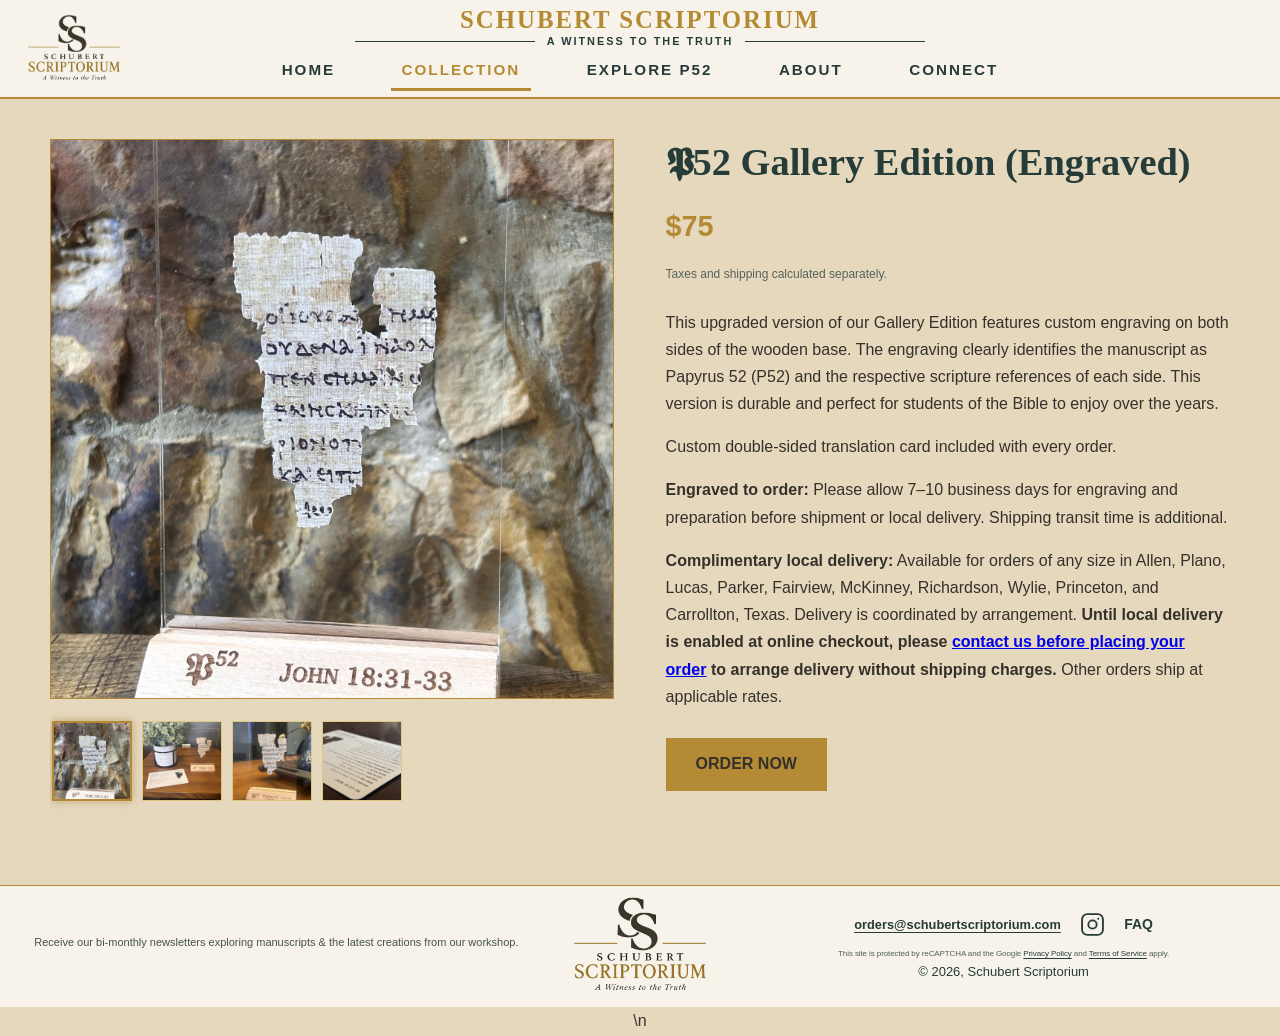
<file: product-gallery-eng.html>
<!DOCTYPE html>
<html lang="en">
<head>
<!-- Google Analytics 4 -->
<script async src="https://www.googletagmanager.com/gtag/js?id=G-V7YGJ1JFSD"></script>
<script>
  window.dataLayer = window.dataLayer || [];
  function gtag(){dataLayer.push(arguments);}
  gtag('js', new Date());
  gtag('config', 'G-V7YGJ1JFSD');
</script>
    <link rel="canonical" href="https://www.schubertscriptorium.com/product-gallery-eng.html">
    <meta charset="UTF-8">
    <meta name="viewport" content="width=device-width, initial-scale=1.0">
    <title>Engraved Papyrus 52 Replica | Gallery Edition</title>
    <meta name="description" content="Discover the engraved Gallery Edition Papyrus 52 (P52) facsimile, a personalized display of the John Rylands Fragment with a double-sided translation card.">
    <link rel="stylesheet" href="style.css">

    <style>
        .price-disclaimer {
            color: var(--forest-green, #263C38);
            opacity: 0.75;
            font-size: 0.75rem;
            line-height: 1.4;
            font-weight: 400;
        }
        .card .price-disclaimer { margin: 0.2rem 0 0.8rem; }
        .product-price-disclaimer { margin: -0.5rem 0 1.25rem; }
    </style>
<style>
/* Product detail layout: desktop split, compact mobile stack. */
.product-detail-layout { max-width: 1180px !important; display:grid; grid-template-columns:minmax(0, 1fr) minmax(0, 1fr); gap:clamp(1.5rem,4vw,4rem); align-items:start; text-align:left; padding-top:2.5rem; padding-bottom:2.5rem; }
.product-detail-media { min-width:0; }
.product-detail-media img { max-width:100%; height:auto; }
.product-detail-media > img, .product-detail-media > div > img { width:100% !important; max-width:100%; height:auto; margin-bottom:0 !important; }
.product-detail-media .main-img-container { width:100%; margin-bottom:.75rem; }
.product-detail-media .thumbnail-ribbon { justify-content:flex-start; margin-bottom:0; }
.product-detail-content { min-width:0; text-align:left; }
.product-detail-content h1 { font-family:'Playfair Display',serif; color:var(--forest-green); line-height:1.2; margin:0 0 1rem; font-size:clamp(1.9rem,3vw,2.7rem); }
.product-detail-content h2 { margin:.4rem 0 .7rem; font-size:1.8rem; }
.product-detail-content p { margin:0 0 1rem; line-height:1.7; }
.product-detail-content .product-price-disclaimer { margin:0 0 1.5rem; }
.product-detail-content p[style*="var(--tan)"] { color:var(--forest-green) !important; }
.product-detail-content .btn { display:inline-block; margin:1rem 0 0; }
.product-detail-content .product-description { text-align:left !important; max-width:none !important; margin:0 !important; }
.product-detail-content .product-purchase { text-align:left !important; margin:0 !important; }
.product-detail-content .product-purchase .btn { margin-top:.75rem; }
.product-detail-content .product-description br { display:none; }
@media(max-width:720px) {
 .product-detail-layout { grid-template-columns:minmax(0,1fr); gap:1.2rem; padding:1.5rem 1rem 2rem; }
 .product-detail-media { max-width:500px; width:100%; margin:0 auto; }
 .product-detail-media > img, .product-detail-media > div > img { max-height:340px; object-fit:contain; }
 .product-detail-media .thumbnail-ribbon { gap:7px; padding:7px 0; }
 .product-detail-media .thumb { width:62px; height:62px; flex:0 0 62px; }
 .product-detail-content h1 { font-size:1.9rem; margin-bottom:.65rem; }
 .product-detail-content h2 { margin:.2rem 0 .5rem; }
 .product-detail-content .product-price-disclaimer { margin-bottom:1rem; }
 .product-detail-content .btn { display:inline-block; }
}
</style>

<style>
/* Consistent clickable brand mark, without changing the desktop header height. */
body > header { position:relative !important; }
body > header .header-brand-mark { position:absolute;left:clamp(12px,2vw,32px);top:50%;transform:translateY(-50%);width:96px;height:96px;display:flex;align-items:center;justify-content:center;z-index:3; }
body > header .header-brand-mark img {display:block;width:100%;height:100%;object-fit:contain;}
body > header .header-brand-mark:focus-visible {outline:2px solid #B58A35;outline-offset:3px;border-radius:4px;}
@media(max-width:900px){
 
 body > header .header-brand-mark {display:none !important;}
}
</style>

<style>
@media(min-width:901px){
 .product-detail-content>.translation-card-inline{width:100%!important;max-width:100%!important;box-sizing:border-box;margin:1.1rem 0 0!important;padding:0!important;text-align:left;}
 .product-detail-content>.translation-card-inline h1{font-size:clamp(1.25rem,1.65vw,1.65rem);margin:.3rem 0 .35rem;}
 .product-detail-content>.translation-card-inline p{font-size:.92rem;line-height:1.4;margin:.25rem 0 .65rem;}
 .product-detail-content>.translation-card-inline img{width:auto!important;max-width:min(100%,290px)!important;max-height:205px!important;height:auto!important;object-fit:contain;margin:.5rem 0!important;}
}
</style>
<style>
/* Consistent, accessible product image ribbon for all four product pages. */
.product-detail-media .main-img-container{width:100%;margin-bottom:.75rem;text-align:left}
.product-detail-media .main-img-container #main-photo{display:block;width:100%!important;max-width:100%;height:auto;object-fit:contain;border:1px solid var(--gold);box-sizing:border-box;transition:opacity .3s ease;margin:0!important}
.product-detail-media .thumbnail-ribbon{display:flex;gap:10px;justify-content:flex-start;align-items:center;overflow-x:auto;max-width:100%;padding:10px 2px 12px;margin:0;scrollbar-width:thin}
.product-detail-media .thumbnail-ribbon .thumb{display:block;width:80px!important;height:80px!important;flex:0 0 80px;object-fit:cover;border:1px solid rgba(212,175,55,.45);box-sizing:border-box;cursor:pointer;transition:border-color .2s ease,box-shadow .2s ease,transform .2s ease}
.product-detail-media .thumbnail-ribbon .thumb:hover{border-color:var(--gold);transform:scale(1.04)}
.product-detail-media .thumbnail-ribbon .thumb.active-thumb{border:2px solid var(--gold);box-shadow:0 0 8px rgba(150,112,37,.5)}
.product-detail-media .thumbnail-ribbon .thumb:focus-visible{outline:2px solid var(--forest-green);outline-offset:2px}
@media(max-width:720px){.product-detail-media .thumbnail-ribbon .thumb{width:66px!important;height:66px!important;flex-basis:66px}}
@media(prefers-reduced-motion:reduce){.product-detail-media .main-img-container #main-photo,.product-detail-media .thumbnail-ribbon .thumb{transition:none}}
</style>
<style>
/* Reduce only the Gallery Edition Engraved main image height on desktop. */
@media(min-width:721px){.product-detail-media .main-img-container #main-photo{width:100%!important;height:auto!important;max-height:560px!important;object-fit:cover;object-position:center;}}
</style>

<style>
/* Footer-only FAQ link, preserving centered footer branding. */
footer{position:relative}
footer .footer-faq-link{position:absolute;right:clamp(18px,3vw,48px);top:50%;transform:translateY(-50%);font:700 14px Lato,sans-serif;color:#263C38;text-decoration:underline;text-underline-offset:4px}
@media(max-width:600px){footer .footer-faq-link{position:static;display:block;transform:none;margin-top:1rem;text-align:center}}
</style>
<link rel="stylesheet" href="footer-subscribe.css?v=20261102recaptcha">
    <script type="application/ld+json">
    {
      "@context": "https://schema.org",
      "@type": "Product",
      "name": "Gallery Edition (Engraved)",
      "description": "Handcrafted Papyrus 52 (P52) biblical manuscript facsimile in an engraved Gallery Edition display, with a double-sided translation card.",
      "image": [
        "https://www.schubertscriptorium.com/p52-wood-eng.png"
      ],
      "brand": {
        "@type": "Brand",
        "name": "Schubert Scriptorium"
      },
      "offers": {
        "@type": "Offer",
        "url": "https://www.schubertscriptorium.com/product-gallery-eng.html",
        "priceCurrency": "USD",
        "price": "75"
      }
    }
    </script>
</head>
<body>
<header>
    <a class="header-brand-mark" href="index.html" aria-label="Schubert Scriptorium homepage"><img src="Schubert_Scriptorium_Instagram_Profile_2400.png" alt="" loading="eager"></a>
<div class="nav-logo">SCHUBERT SCRIPTORIUM</div>
    <div class="nav-tagline">A Witness to the Truth</div>
    <nav aria-label="Main navigation">
        <a href="index.html">Home</a>
        <a href="collection.html" aria-current="page">Collection</a>
        <a href="explore-p52.html">Explore P52</a>
        <a href="about.html">About</a>
        <a href="contact.html">Connect</a>
    </nav>
</header>
<div class="container product-detail-layout">
  <div class="product-detail-media">
    <div class="main-img-container"><img id="main-photo" src="p52-wood-eng.png" alt="Engraved Gallery Edition display featuring a Papyrus 52 (P52) facsimile"></div>
    <!-- Product image ribbon -->
    <div class="thumbnail-ribbon"><img src="p52-wood-eng.png" alt="Engraved Gallery Edition display featuring a Papyrus 52 (P52) facsimile" class="thumb active-thumb" loading="lazy">
    <img src="Real-9.png" alt="Engraved Gallery Edition with Papyrus 52 (P52) facsimile and translation card" class="thumb" loading="lazy">
    <img src="Real-11.png" alt="Engraved Gallery Edition manuscript display" class="thumb" loading="lazy">
    <img src="Real-5.png" alt="Double-sided translation card included with the Papyrus 52 (P52) facsimile" class="thumb" loading="lazy"></div>
  </div>
  <div class="product-detail-content">
<h1>𝕻52 Gallery Edition (Engraved)</h1>
    <h2 style="color:var(--gold);">$75</h2>
    <p class="price-disclaimer product-price-disclaimer">Taxes and shipping calculated separately.</p>
    <p>This upgraded version of our Gallery Edition features custom engraving on both sides of the wooden base. The engraving clearly identifies the manuscript as Papyrus 52 (P52) and the respective scripture references of each side. This version is durable and perfect for students of the Bible to enjoy over the years.</p>
    <p class="product-translation-included">Custom double-sided translation card included with every order.</p>

    <p class="product-processing-notice"><strong>Engraved to order:</strong> Please allow 7–10 business days for engraving and preparation before shipment or local delivery. Shipping transit time is additional.</p><p class="product-delivery-notice"><strong>Complimentary local delivery:</strong> Available for orders of any size in Allen, Plano, Lucas, Parker, Fairview, McKinney, Richardson, Wylie, Princeton, and Carrollton, Texas. Delivery is coordinated by arrangement. <strong>Until local delivery is enabled at online checkout, please <a href="contact.html">contact us before placing your order</a> to arrange delivery without shipping charges.</strong> Other orders ship at applicable rates.</p>
    <div class="product-purchase"><a href="contact.html?product=Gallery%20Engraved" class="btn">Order Now</a></div>
    
    
  </div>
</div>

<footer class="site-footer">
  <div class="footer-inner">
    <div class="footer-subscribe" aria-label="Monthly newsletter signup">
      
      <p>Receive our bi-monthly newsletters exploring manuscripts &amp; the latest creations from our workshop.</p>
      <!-- Constant Contact renders the email field and JOIN THE SCRIPTORIUM button. -->
      <div class="ctct-inline-form" data-form-id="32b54621-76e0-47b9-956b-01b67dd0ba63"></div>
      
    </div>
    <div class="footer-brand"><img class="footer-logo" src="Schubert_Scriptorium_Instagram_Profile_2400.png" alt="Schubert Scriptorium — A Witness to the Truth"></div>
    <div class="footer-links">
      <div class="footer-links-primary">
      <a class="footer-email" href="mailto:orders@schubertscriptorium.com">orders@schubertscriptorium.com</a>
      <a class="footer-instagram" href="https://www.instagram.com/schubertscriptorium/" target="_blank" rel="noopener noreferrer" aria-label="Schubert Scriptorium on Instagram"><svg xmlns="http://www.w3.org/2000/svg" width="25" height="25" viewBox="0 0 24 24" fill="none" stroke="currentColor" stroke-width="1.8" stroke-linecap="round" stroke-linejoin="round" aria-hidden="true"><rect x="2" y="2" width="20" height="20" rx="5"/><circle cx="12" cy="12" r="4"/><circle cx="17.5" cy="6.5" r="1" fill="currentColor" stroke="none"/></svg></a>
      <a class="footer-faq-link" href="faq.html">FAQ</a>
          </div>
      <div class="footer-recaptcha-row"><p class="footer-recaptcha-notice">This site is protected by reCAPTCHA and the Google <a href="https://policies.google.com/privacy" target="_blank" rel="noopener noreferrer">Privacy Policy</a> and <a href="https://policies.google.com/terms" target="_blank" rel="noopener noreferrer">Terms of Service</a> apply.</p><p class="footer-copyright">© 2026, Schubert Scriptorium</p>
    </div>
    </div>
  </div>
</footer>


<script>
/* Thumbnail switching with fade and keyboard support. */
(function(){
 const main=document.querySelector('.product-detail-media #main-photo');
 const ribbon=document.querySelector('.product-detail-media .thumbnail-ribbon');
 if(!main||!ribbon)return;
 let timer;
 const thumbs=[...ribbon.querySelectorAll('.thumb')];
 function select(thumb){
  if(!thumb||thumb.classList.contains('active-thumb'))return;
  thumbs.forEach(t=>{t.classList.toggle('active-thumb',t===thumb);t.setAttribute('aria-pressed',String(t===thumb))});
  clearTimeout(timer);
  main.style.opacity='0';
  const swap=()=>{main.src=thumb.getAttribute('src');main.alt=thumb.alt;main.style.opacity='1'};
  timer=setTimeout(swap,window.matchMedia('(prefers-reduced-motion:reduce)').matches?0:300);
 }
 thumbs.forEach(t=>{
  t.setAttribute('role','button');t.setAttribute('tabindex','0');
  t.setAttribute('aria-pressed',String(t.classList.contains('active-thumb')));
  t.addEventListener('click',()=>select(t));
  t.addEventListener('keydown',e=>{if(e.key==='Enter'||e.key===' '){e.preventDefault();select(t)}});
 });
})();
</script>
<!-- Constant Contact Active Forms -->
<script>var _ctct_m = "2b00340d0dffae2609ed22a8a5fdf508";</script>
<script id="signupScript" src="https://static.ctctcdn.com/js/signup-form-widget/current/signup-form-widget.min.js" async defer></script>
<script src="footer-subscribe.js?v=20261102f" defer></script>\n
</body>
</html>
</file>
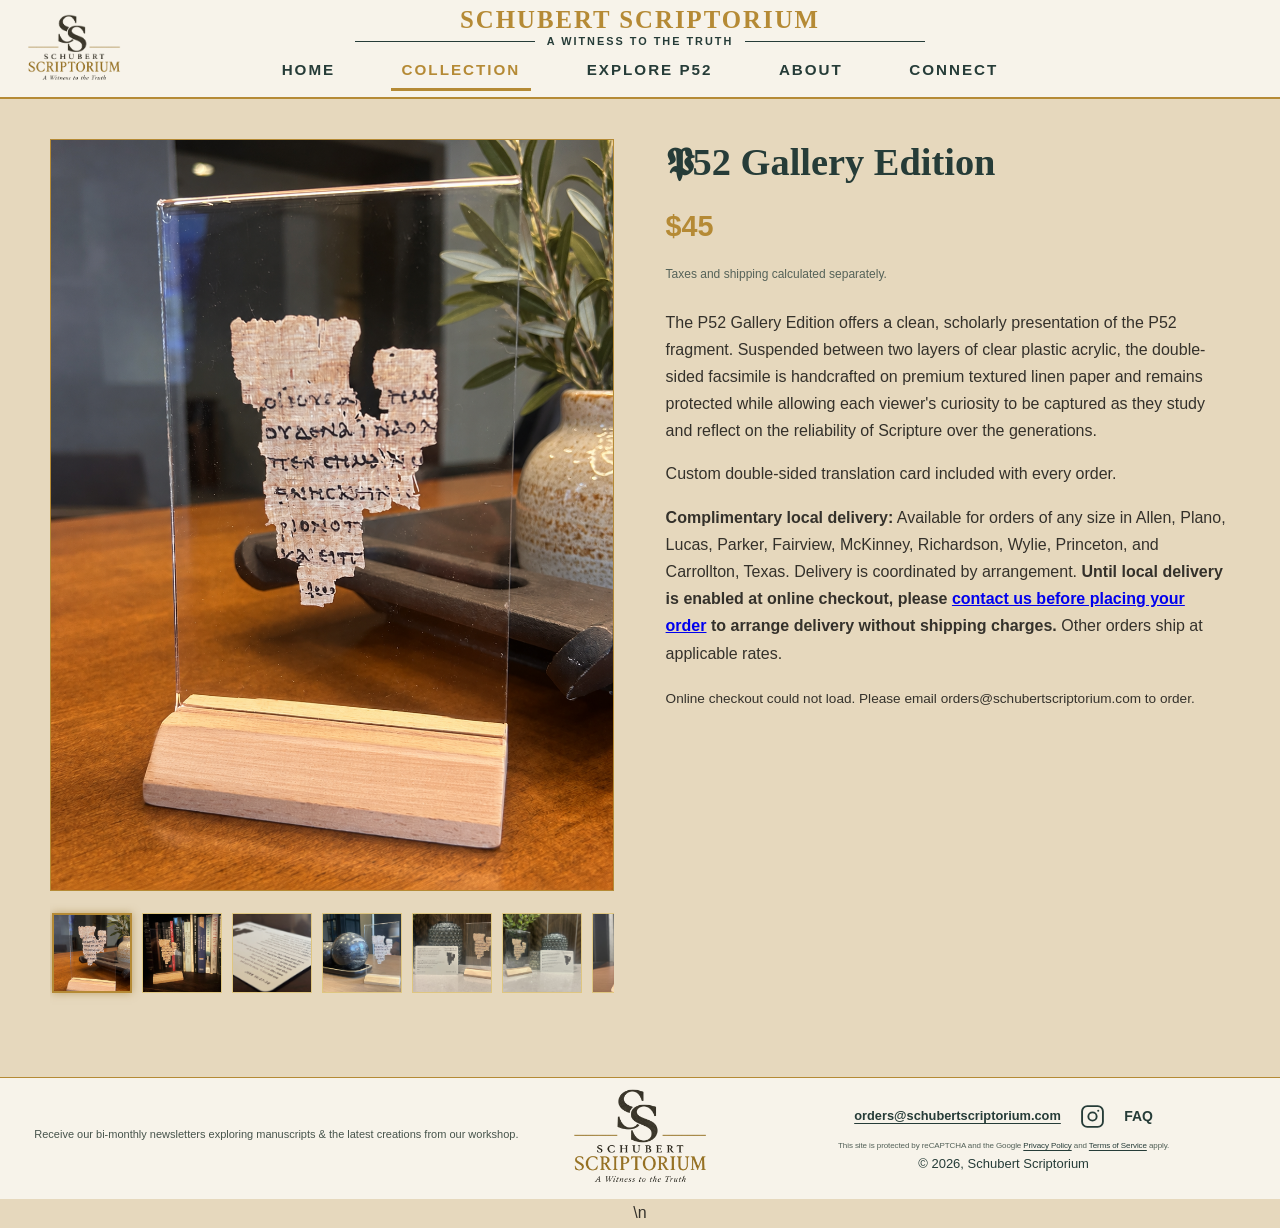
<file: product-gallery-std.html>
<!DOCTYPE html>
<html lang="en">
<head>
<!-- Google Analytics 4 -->
<script async src="https://www.googletagmanager.com/gtag/js?id=G-V7YGJ1JFSD"></script>
<script>
  window.dataLayer = window.dataLayer || [];
  function gtag(){dataLayer.push(arguments);}
  gtag('js', new Date());
  gtag('config', 'G-V7YGJ1JFSD');
</script>
    <link rel="canonical" href="https://www.schubertscriptorium.com/product-gallery-std.html">
    <meta charset="UTF-8">
    <meta name="viewport" content="width=device-width, initial-scale=1.0">
    <title>Papyrus 52 Replica | Gallery Edition | Schubert Scriptorium</title>
    <meta name="description" content="Shop the handcrafted Papyrus 52 (P52) Gallery Edition, a display-ready John Rylands Fragment facsimile with a double-sided translation card.">
    <link rel="stylesheet" href="style.css">

    <style>
        .price-disclaimer {
            color: var(--forest-green, #263C38);
            opacity: 0.75;
            font-size: 0.75rem;
            line-height: 1.4;
            font-weight: 400;
        }
        .card .price-disclaimer { margin: 0.2rem 0 0.8rem; }
        .product-price-disclaimer { margin: -0.5rem 0 1.25rem; }
    </style>
<style>
/* Product detail layout: desktop split, compact mobile stack. */
.product-detail-layout { max-width: 1180px !important; display:grid; grid-template-columns:minmax(0, 1fr) minmax(0, 1fr); gap:clamp(1.5rem,4vw,4rem); align-items:start; text-align:left; padding-top:2.5rem; padding-bottom:2.5rem; }
.product-detail-media { min-width:0; }
.product-detail-media img { max-width:100%; height:auto; }
.product-detail-media > img, .product-detail-media > div > img { width:100% !important; max-width:100%; height:auto; margin-bottom:0 !important; }
.product-detail-media .main-img-container { width:100%; margin-bottom:.75rem; }
.product-detail-media .thumbnail-ribbon { justify-content:flex-start; margin-bottom:0; }
.product-detail-content { min-width:0; text-align:left; }
.product-detail-content h1 { font-family:'Playfair Display',serif; color:var(--forest-green); line-height:1.2; margin:0 0 1rem; font-size:clamp(1.9rem,3vw,2.7rem); }
.product-detail-content h2 { margin:.4rem 0 .7rem; font-size:1.8rem; }
.product-detail-content p { margin:0 0 1rem; line-height:1.7; }
.product-detail-content .product-price-disclaimer { margin:0 0 1.5rem; }
.product-detail-content p[style*="var(--tan)"] { color:var(--forest-green) !important; }
.product-detail-content .btn { display:inline-block; margin:1rem 0 0; }
.product-detail-content .product-description { text-align:left !important; max-width:none !important; margin:0 !important; }
.product-detail-content .product-purchase { text-align:left !important; margin:0 !important; }
.product-detail-content .product-purchase .btn { margin-top:.75rem; }
.product-detail-content .product-description br { display:none; }
@media(max-width:720px) {
 .product-detail-layout { grid-template-columns:minmax(0,1fr); gap:1.2rem; padding:1.5rem 1rem 2rem; }
 .product-detail-media { max-width:500px; width:100%; margin:0 auto; }
 .product-detail-media > img, .product-detail-media > div > img { max-height:340px; object-fit:contain; }
 .product-detail-media .thumbnail-ribbon { gap:7px; padding:7px 0; }
 .product-detail-media .thumb { width:62px; height:62px; flex:0 0 62px; }
 .product-detail-content h1 { font-size:1.9rem; margin-bottom:.65rem; }
 .product-detail-content h2 { margin:.2rem 0 .5rem; }
 .product-detail-content .product-price-disclaimer { margin-bottom:1rem; }
 .product-detail-content .btn { display:inline-block; }
}
</style>

<style>
/* Consistent clickable brand mark, without changing the desktop header height. */
body > header { position:relative !important; }
body > header .header-brand-mark { position:absolute;left:clamp(12px,2vw,32px);top:50%;transform:translateY(-50%);width:96px;height:96px;display:flex;align-items:center;justify-content:center;z-index:3; }
body > header .header-brand-mark img {display:block;width:100%;height:100%;object-fit:contain;}
body > header .header-brand-mark:focus-visible {outline:2px solid #B58A35;outline-offset:3px;border-radius:4px;}
@media(max-width:900px){
 
 body > header .header-brand-mark {display:none !important;}
}
</style>

<style>
@media(min-width:901px){
 .product-detail-content>.translation-card-inline{width:100%!important;max-width:100%!important;box-sizing:border-box;margin:1.1rem 0 0!important;padding:0!important;text-align:left;}
 .product-detail-content>.translation-card-inline h1{font-size:clamp(1.25rem,1.65vw,1.65rem);margin:.3rem 0 .35rem;}
 .product-detail-content>.translation-card-inline p{font-size:.92rem;line-height:1.4;margin:.25rem 0 .65rem;}
 .product-detail-content>.translation-card-inline img{width:auto!important;max-width:min(100%,290px)!important;max-height:205px!important;height:auto!important;object-fit:contain;margin:.5rem 0!important;}
}
</style>
<style>
@media(min-width:901px){
 .product-detail-content>.translation-card-inline,
 .product-detail-content>.translation-card-inline h1,
 .product-detail-content>.translation-card-inline p,
 .product-detail-content>.translation-card-inline div{text-align:left!important;}
 .product-detail-content>.translation-card-inline img{margin-left:0!important;margin-right:0!important;}
}
</style>
<style>
/* Consistent, accessible product image ribbon for all four product pages. */
.product-detail-media .main-img-container{width:100%;margin-bottom:.75rem;text-align:left}
.product-detail-media .main-img-container #main-photo{display:block;width:100%!important;max-width:100%;height:auto;object-fit:contain;border:1px solid var(--gold);box-sizing:border-box;transition:opacity .3s ease;margin:0!important}
.product-detail-media .thumbnail-ribbon{display:flex;gap:10px;justify-content:flex-start;align-items:center;overflow-x:auto;max-width:100%;padding:10px 2px 12px;margin:0;scrollbar-width:thin}
.product-detail-media .thumbnail-ribbon .thumb{display:block;width:80px!important;height:80px!important;flex:0 0 80px;object-fit:cover;border:1px solid rgba(212,175,55,.45);box-sizing:border-box;cursor:pointer;transition:border-color .2s ease,box-shadow .2s ease,transform .2s ease}
.product-detail-media .thumbnail-ribbon .thumb:hover{border-color:var(--gold);transform:scale(1.04)}
.product-detail-media .thumbnail-ribbon .thumb.active-thumb{border:2px solid var(--gold);box-shadow:0 0 8px rgba(150,112,37,.5)}
.product-detail-media .thumbnail-ribbon .thumb:focus-visible{outline:2px solid var(--forest-green);outline-offset:2px}
@media(max-width:720px){.product-detail-media .thumbnail-ribbon .thumb{width:66px!important;height:66px!important;flex-basis:66px}}
@media(prefers-reduced-motion:reduce){.product-detail-media .main-img-container #main-photo,.product-detail-media .thumbnail-ribbon .thumb{transition:none}}
</style>

<style>
/* Footer-only FAQ link, preserving centered footer branding. */
footer{position:relative}
footer .footer-faq-link{position:absolute;right:clamp(18px,3vw,48px);top:50%;transform:translateY(-50%);font:700 14px Lato,sans-serif;color:#263C38;text-decoration:underline;text-underline-offset:4px}
@media(max-width:600px){footer .footer-faq-link{position:static;display:block;transform:none;margin-top:1rem;text-align:center}}
</style>
<link rel="stylesheet" href="footer-subscribe.css?v=20261102recaptcha">
    <script type="application/ld+json">
    {
      "@context": "https://schema.org",
      "@type": "Product",
      "name": "Gallery Edition",
      "description": "Handcrafted Papyrus 52 (P52) biblical manuscript facsimile displayed between clear acrylic layers, with a double-sided translation card.",
      "image": [
        "https://www.schubertscriptorium.com/p52-wood-std.png"
      ],
      "brand": {
        "@type": "Brand",
        "name": "Schubert Scriptorium"
      },
      "offers": {
        "@type": "Offer",
        "url": "https://www.schubertscriptorium.com/product-gallery-std.html",
        "priceCurrency": "USD",
        "price": "45"
      }
    }
    </script>
<style>
#product-component-gallery-standard { margin-top:1.25rem; max-width:100%; }
.product-detail-content #gallery-order-fallback { margin:.75rem 0 0; font-size:.85rem; }
#gallery-order-fallback a { color:#263C38; text-underline-offset:3px; }
</style>
</head>
<body>

<header>
    <a class="header-brand-mark" href="index.html" aria-label="Schubert Scriptorium homepage"><img src="Schubert_Scriptorium_Instagram_Profile_2400.png" alt="" loading="eager"></a>
<div class="nav-logo">SCHUBERT SCRIPTORIUM</div>
    <div class="nav-tagline">A Witness to the Truth</div>
    <nav aria-label="Main navigation">
        <a href="index.html">Home</a>
        <a href="collection.html" aria-current="page">Collection</a>
        <a href="explore-p52.html">Explore P52</a>
        <a href="about.html">About</a>
        <a href="contact.html">Connect</a>
    </nav>
</header>

<div class="container product-detail-layout">
  <div class="product-detail-media">
    <div class="main-img-container"><img id="main-photo" src="p52-wood-std.png" alt="Papyrus 52 (P52) facsimile in the Gallery Edition acrylic display"></div>
    <p id="papyrus-photo-caption" style="display:none;font-style:italic;font-size:.85rem;line-height:1.45;margin:.5rem 0 0;">This image shows P52 Facsimile on Egyptian Papyrus, which currently is not available at this price</p>
    <!-- Product image ribbon -->
    <div class="thumbnail-ribbon"><img src="p52-wood-std.png" alt="Papyrus 52 (P52) facsimile in the Gallery Edition acrylic display" class="thumb active-thumb" loading="lazy">
    <img src="Real-16.png" alt="Gallery Edition display of a Papyrus 52 (P52) manuscript facsimile" class="thumb" loading="lazy">
    <img src="Real-5.png" alt="Double-sided translation card included with the Papyrus 52 (P52) facsimile" class="thumb" loading="lazy">
    <img src="GE-STD1.jpg" alt="Gallery Edition P52 facsimile against a dark background" class="thumb" loading="lazy">
    <img src="IMG_9105.jpg" alt="Gallery Edition P52 facsimile with translation card" class="thumb" loading="lazy">
    <img src="IMG_9112.jpg" alt="Gallery Edition display and translation card" class="thumb" loading="lazy">
    <img src="PAP-GE-STD-3.jpg" alt="P52 facsimile on Egyptian papyrus" class="thumb" loading="lazy" data-papyrus-caption="true"></div>


  </div>
  <div class="product-detail-content">
<h1>𝕻52 Gallery Edition</h1>
    <h2 style="color:var(--gold);">$45</h2>
    <p class="price-disclaimer product-price-disclaimer">Taxes and shipping calculated separately.</p>

    <p>
        The P52 Gallery Edition offers a clean, scholarly presentation of the P52 fragment. 
        Suspended between two layers of clear plastic acrylic, the double-sided facsimile is handcrafted on premium textured linen paper and 
        remains protected while allowing each viewer's curiosity to be captured as they 
        study and reflect on the reliability of Scripture over the generations.
    </p>

    <!-- Purchase Button -->
    <p class="product-translation-included">Custom double-sided translation card included with every order.</p>

    <p class="product-delivery-notice"><strong>Complimentary local delivery:</strong> Available for orders of any size in Allen, Plano, Lucas, Parker, Fairview, McKinney, Richardson, Wylie, Princeton, and Carrollton, Texas. Delivery is coordinated by arrangement. <strong>Until local delivery is enabled at online checkout, please <a href="contact.html">contact us before placing your order</a> to arrange delivery without shipping charges.</strong> Other orders ship at applicable rates.</p>
    <div class="product-purchase">
        <div id="product-component-gallery-standard" aria-label="Order Gallery Edition"></div>
    <p id="gallery-order-fallback"><a href="contact.html?product=Gallery%20Standard">Need help ordering? Contact us.</a></p>
<script>
(function () {
  var scriptURL = 'https://sdks.shopifycdn.com/buy-button/latest/buy-button-storefront.min.js';
  function showError() {
    document.getElementById('gallery-order-fallback').textContent = 'Online checkout could not load. Please email orders@schubertscriptorium.com to order.';
  }
  function init() {
    var client = ShopifyBuy.buildClient({
      domain: 'x1jcun-5y.myshopify.com',
      storefrontAccessToken: '5ff141a71c8be49d8871e1bab0c90dc8'
    });
    ShopifyBuy.UI.onReady(client).then(function (ui) {
      return ui.createComponent('product', {
        id: '10327016669440',
        node: document.getElementById('product-component-gallery-standard'),
        moneyFormat: '%24%7B%7Bamount%7D%7D',
        options: {
          product: {
            styles: {
              product: {
                'max-width': '100%',
                'margin-left': '0',
                'margin-bottom': '0',
                'text-align': 'left',
                '@media (min-width: 601px)': {
                  'max-width': '100%',
                  'margin-left': '0',
                  'margin-bottom': '0'
                }
              },
              button: {
                'font-family': 'Playfair Display, serif',
                'font-weight': 'bold',
                'color': '#263c38',
                'background-color': '#d4b665',
                ':hover': {'color': '#263c38', 'background-color': '#bfa45b'},
                ':focus': {'background-color': '#bfa45b'},
                'border-radius': '6px',
                'padding-left': '25px',
                'padding-right': '25px'
              }
            },
            buttonDestination: 'checkout',
            layout: 'vertical',
            contents: {
              img: false,
              imgWithCarousel: false,
              title: false,
              price: false,
              options: false,
              button: false,
              buttonWithQuantity: true,
              description: false
            },
            width: '100%',
            text: {button: 'Order Now'},
            googleFonts: ['Playfair Display']
          },
          option: {}
        }
      });
    }).catch(showError);
  }
  if (window.ShopifyBuy && window.ShopifyBuy.UI) {
    init();
  } else {
    var script = document.createElement('script');
    script.async = true;
    script.src = scriptURL;
    script.onload = init;
    script.onerror = showError;
    document.head.appendChild(script);
  }
})();
</script>
    </div>

</div>


  </div>
</div>

<!-- Translation Card Section -->
<footer class="site-footer">
  <div class="footer-inner">
    <div class="footer-subscribe" aria-label="Monthly newsletter signup">
      
      <p>Receive our bi-monthly newsletters exploring manuscripts &amp; the latest creations from our workshop.</p>
      <!-- Constant Contact renders the email field and JOIN THE SCRIPTORIUM button. -->
      <div class="ctct-inline-form" data-form-id="32b54621-76e0-47b9-956b-01b67dd0ba63"></div>
      
    </div>
    <div class="footer-brand"><img class="footer-logo" src="Schubert_Scriptorium_Instagram_Profile_2400.png" alt="Schubert Scriptorium — A Witness to the Truth"></div>
    <div class="footer-links">
      <div class="footer-links-primary">
      <a class="footer-email" href="mailto:orders@schubertscriptorium.com">orders@schubertscriptorium.com</a>
      <a class="footer-instagram" href="https://www.instagram.com/schubertscriptorium/" target="_blank" rel="noopener noreferrer" aria-label="Schubert Scriptorium on Instagram"><svg xmlns="http://www.w3.org/2000/svg" width="25" height="25" viewBox="0 0 24 24" fill="none" stroke="currentColor" stroke-width="1.8" stroke-linecap="round" stroke-linejoin="round" aria-hidden="true"><rect x="2" y="2" width="20" height="20" rx="5"/><circle cx="12" cy="12" r="4"/><circle cx="17.5" cy="6.5" r="1" fill="currentColor" stroke="none"/></svg></a>
      <a class="footer-faq-link" href="faq.html">FAQ</a>
          </div>
      <div class="footer-recaptcha-row"><p class="footer-recaptcha-notice">This site is protected by reCAPTCHA and the Google <a href="https://policies.google.com/privacy" target="_blank" rel="noopener noreferrer">Privacy Policy</a> and <a href="https://policies.google.com/terms" target="_blank" rel="noopener noreferrer">Terms of Service</a> apply.</p><p class="footer-copyright">© 2026, Schubert Scriptorium</p>
    </div>
    </div>
  </div>
</footer>



<script>
/* Thumbnail switching with fade and keyboard support. */
(function(){
 const main=document.querySelector('.product-detail-media #main-photo');
 const ribbon=document.querySelector('.product-detail-media .thumbnail-ribbon');
 if(!main||!ribbon)return;
 let timer;
 const thumbs=[...ribbon.querySelectorAll('.thumb')];
 const papyrusCaption=document.getElementById('papyrus-photo-caption');
 function select(thumb){
  if(!thumb)return;
  if(papyrusCaption)papyrusCaption.style.display=thumb.dataset.papyrusCaption==='true'?'block':'none';
  if(thumb.classList.contains('active-thumb'))return;
  thumbs.forEach(t=>{t.classList.toggle('active-thumb',t===thumb);t.setAttribute('aria-pressed',String(t===thumb))});
  clearTimeout(timer);
  main.style.opacity='0';
  const swap=()=>{main.src=thumb.getAttribute('src');main.alt=thumb.alt;main.style.opacity='1'};
  timer=setTimeout(swap,window.matchMedia('(prefers-reduced-motion:reduce)').matches?0:300);
 }
 thumbs.forEach(t=>{
  t.setAttribute('role','button');t.setAttribute('tabindex','0');
  t.setAttribute('aria-pressed',String(t.classList.contains('active-thumb')));
  t.addEventListener('click',()=>select(t));
  t.addEventListener('keydown',e=>{if(e.key==='Enter'||e.key===' '){e.preventDefault();select(t)}});
 });
})();
</script>
<!-- Constant Contact Active Forms -->
<script>var _ctct_m = "2b00340d0dffae2609ed22a8a5fdf508";</script>
<script id="signupScript" src="https://static.ctctcdn.com/js/signup-form-widget/current/signup-form-widget.min.js" async defer></script>
<script src="footer-subscribe.js?v=20261102f" defer></script>\n
</body>
</html>
</file>
<file: style.css>
/* --- SCHUBERT SCRIPTORIUM: MUSEUM DISPLAY THEME --- */

:root {
    --nav-cobalt: #F7F3EA;
    --steel-bg: #E6D8BD;
    --gold: #B58A35;
    --tan: #E6D8BD;
    --white: #34312B;
    --glass: rgba(247, 243, 234, 0.45);
    --forest-green: #263C38;
}

/* Global Centering */
body {
    font-family: 'Lato', sans-serif;
    background-color: var(--steel-bg);
    color: var(--white);
    margin: 0;
    line-height: 1.8;
    text-align: center;
}

/* --- STICKY NAVIGATION --- */
header {
    position: sticky;
    top: 0;
    z-index: 1000;
    background-color: #F7F3EA;
    opacity: 1;
    padding: 1.5rem 0;
    border-bottom: 2px solid var(--gold);
    display: flex;
    flex-direction: column;
    align-items: center;
}

/* --- BRAND TITLE --- */
.nav-logo {
    font-family: 'Playfair Display', serif;
    font-size: 2.2rem;
    color: var(--gold);
    text-transform: uppercase;
    letter-spacing: 4px;
    margin-bottom: 0.35rem;
}

/* --- BRAND TAGLINE --- */
.nav-tagline {
    display: flex;
    align-items: center;
    justify-content: center;
    gap: 12px;
    width: 100%;
    max-width: 100%;
    margin: 0 auto 1rem;
    color: var(--forest-green);
    font-family: 'Lato', sans-serif;
    font-size: 0.8rem;
    font-weight: 600;
    letter-spacing: 3px;
    text-transform: uppercase;
    white-space: nowrap;
}

/* Symmetrical lines beside the tagline */
.nav-tagline::before,
.nav-tagline::after {
    content: "";
    height: 1px;
    background-color: var(--forest-green);
    flex: 1;
    max-width: 180px;
}

/* --- NAVIGATION LINKS --- */
nav {
    display: flex;
    align-items: center;
    justify-content: center;
    flex-wrap: wrap;
    gap: 0.5rem;
}

nav a {
    text-decoration: none;
    color: var(--forest-green);
    margin: 0 20px;
    text-transform: uppercase;
    font-size: 0.9rem;
    letter-spacing: 2px;
    transition: color 0.25s ease, border-bottom-color 0.25s ease;
    border-bottom: 3px solid transparent;
    padding-bottom: 4px;
}

nav a:hover,
nav a:focus-visible,
nav a:active,
nav a[aria-current="page"] {
    color: var(--gold);
    border-bottom-color: var(--gold);
}

/* --- CONTAINERS --- */
.container {
    max-width: 1200px;
    margin: 0 auto;
    padding: 4rem 1.5rem;
}

/* --- HOME PAGE HERO --- */
.hero-image {
    width: 90%;
    max-width: 1000px;
    height: auto;
    border: 1px solid var(--gold);
    box-shadow: 0 10px 30px rgba(52, 49, 43, 0.15);
    margin: 2rem auto;
    display: block;
}

/* --- COLLECTION GRID (LOCKED ALIGNMENT FIX) --- */
.product-grid {
    display: grid;
    grid-template-columns: repeat(4, 1fr);
    gap: 2rem;
    margin-top: 3rem;
}

.card {
    background: var(--glass);
    border: 1px solid rgba(181, 138, 53, 0.2);
    padding: 1.5rem;
    display: flex;
    flex-direction: column;
    align-items: center;
    transition: 0.3s;
    text-decoration: none;
    color: inherit;
}

.card:hover {
    border-color: var(--gold);
    background: rgba(230, 216, 189, 0.45);
}

.card img {
    width: 100%;
    height: 250px;
    object-fit: cover;
    border: 1px solid rgba(52, 49, 43, 0.1);
    margin-bottom: 1.5rem;
}

/* FIXED ALIGNMENT: Forces Titles to be the same height */
.card h3 {
    font-family: 'Playfair Display', serif;
    color: var(--gold);
    font-size: 1.3rem;
    min-height: 4.5rem;
    margin: 0;
    display: flex;
    align-items: center;
    justify-content: center;
}

/* FIXED ALIGNMENT: Centers Price and creates space */
.card .price {
    font-size: 1.4rem;
    color: var(--white);
    margin: 1.5rem 0;
}

/* FIXED ALIGNMENT: Pushes Button to the exact same baseline */
.card .btn {
    margin-top: auto;
    width: 100%;
    max-width: 180px;
}

/* --- FORMS (FIXED DROPDOWN VISIBILITY) --- */
.form-container {
    background: rgba(230, 216, 189, 0.4);
    padding: 3rem;
    border: 1px solid var(--gold);
    max-width: 600px;
    margin: 0 auto;
}

.form-row {
    display: flex;
    flex-direction: column;
    margin-bottom: 1.5rem;
}

.form-row label {
    color: var(--gold);
    margin-bottom: 0.5rem;
    text-transform: uppercase;
    font-size: 0.8rem;
}

.form-row input,
.form-row select,
.form-row textarea {
    background: rgba(255, 255, 255, 0.7);
    border: 1px solid var(--tan);
    color: #34312B;
    padding: 12px;
    text-align: center;
    font-family: inherit;
}

/* Fix for Dropdown visibility in all browsers */
select option {
    background-color: var(--steel-bg);
    color: var(--white);
    padding: 10px;
}

/* --- ABOUT PAGE TEXT --- */
.about-header {
    font-size: 2.5rem;
    margin-top: 3rem;
    color: var(--gold);
}

/* --- FOOTER --- */
footer {
    padding: 5rem 1rem;
    background: #F7F3EA;
    border-top: 1px solid var(--gold);
    margin-top: 5rem;
}

.footer-brand {
    font-family: 'Playfair Display', serif;
    font-size: 2rem;
    color: var(--gold);
    margin-top: 1.5rem;
}

/* --- BUTTONS --- */
.btn {
    background: var(--gold);
    color: #34312B;
    padding: 12px 30px;
    text-decoration: none;
    font-weight: bold;
    text-transform: uppercase;
    border: none;
    cursor: pointer;
    transition: 0.2s;
}

.btn:hover {
    background: #E6D8BD;
}

@media (max-width: 900px) {
    .product-grid {
        grid-template-columns: 1fr 1fr !important;
    }
}

/* --- SMALL SCREEN NAVIGATION --- */
@media (max-width: 600px) {
    .nav-logo {
        font-size: 1.5rem;
        letter-spacing: 2px;
    }

    .nav-tagline {
        font-size: 0.65rem;
        letter-spacing: 2px;
        gap: 8px;
        padding: 0 1rem;
        box-sizing: border-box;
    }

    .nav-tagline::before,
    .nav-tagline::after {
        max-width: 80px;
    }

    nav {
        gap: 0.25rem;
    }

    nav a {
        margin: 0 8px;
        font-size: 0.75rem;
        letter-spacing: 1px;
    }
}

/* --- HOMEPAGE: EDITORIAL SPLIT HERO --- */
/* Scoped to the homepage, so collection and other pages stay unchanged. */
.home-hero {
    --hero-beige: #EDE3D0;
    position: relative;
    display: grid;
    grid-template-columns: minmax(0, 47%) minmax(0, 53%);
    align-items: stretch;
    min-height: 470px;
    overflow: hidden;
    text-align: left;
    background: var(--hero-beige);
}

.home-hero-content {
    position: relative;
    z-index: 2;
    align-self: center;
    padding: 3.75rem max(2rem, calc((100vw - 1220px) / 2)) 3.75rem max(2rem, calc((100vw - 1220px) / 2));
    padding-right: 1rem;
    max-width: 600px;
}

.home-hero-eyebrow {
    color: var(--gold);
    font-weight: 700;
    font-size: 0.9rem;
    line-height: 1.5;
    text-transform: uppercase;
    letter-spacing: 0.18em;
    margin: 0 0 0.85rem;
}

.home-hero h1 {
    font-family: 'Playfair Display', serif;
    font-size: clamp(2.5rem, 4.1vw, 4.25rem);
    font-weight: 700;
    line-height: 1.12;
    letter-spacing: -0.02em;
    color: var(--forest-green);
    margin: 0 0 1.25rem;
}

.home-hero-description {
    max-width: 470px;
    margin: 0 0 1.7rem;
    font-size: clamp(1rem, 1.3vw, 1.2rem);
    line-height: 1.65;
    color: #4A5752;
}

.home-hero-button {
    display: inline-flex;
    gap: 0.9rem;
    align-items: center;
    justify-content: center;
    background: var(--gold);
    color: #fff;
    font-size: 0.85rem;
    letter-spacing: 0.09em;
    padding: 0.9rem 1.65rem;
}

.home-hero-button:hover,
.home-hero-button:focus-visible {
    background: var(--forest-green);
    color: #fff;
}

.home-hero-visual {
    position: relative;
    min-width: 0;
    min-height: 470px;
    overflow: hidden;
}

.home-hero-photo {
    display: block;
    width: 100%;
    height: 100%;
    min-height: 470px;
    object-fit: cover;
    object-position: center;
}

/* Crossfade the image softly into the beige text panel. */
.home-hero-visual::before {
    content: "";
    position: absolute;
    z-index: 1;
    inset: 0;
    pointer-events: none;
    background: linear-gradient(to right, var(--hero-beige) 0%, rgba(237, 227, 208, 0.76) 9%, rgba(237, 227, 208, 0.2) 23%, rgba(237, 227, 208, 0) 42%);
}

@media (max-width: 900px) {
    .home-hero {
        grid-template-columns: minmax(0, 50%) minmax(0, 50%);
    }
    .home-hero-content {
        padding: 3rem 1rem 3rem 2rem;
    }
    .home-hero h1 {
        font-size: clamp(2rem, 4.2vw, 3.2rem);
    }
}

@media (max-width: 680px) {
    .home-hero {
        display: flex;
        flex-direction: column;
        min-height: auto;
    }
    .home-hero-content {
        align-self: stretch;
        max-width: none;
        padding: 3rem 1.5rem 2.25rem;
    }
    .home-hero h1 {
        font-size: clamp(2.3rem, 9vw, 3.2rem);
    }
    .home-hero-visual,
    .home-hero-photo {
        min-height: 0;
        height: auto;
    }
    .home-hero-photo {
        aspect-ratio: 4 / 3;
        object-fit: cover;
    }
    .home-hero-visual::before {
        background: linear-gradient(to bottom, var(--hero-beige) 0%, rgba(237, 227, 208, 0) 28%);
    }
}

/* --- HOMEPAGE BRAND HIGHLIGHTS --- */
.home-highlights {
    background: #F7F3EA;
    padding: 2rem 1.5rem;
}
.home-highlights-grid {
    max-width: 1280px;
    margin: 0 auto;
    display: grid;
    grid-template-columns: repeat(4, minmax(0, 1fr));
}
.home-highlight {
    min-width: 0;
    padding: 0.3rem 1.25rem;
    text-align: center;
}
.home-highlight + .home-highlight {
    border-left: 1px solid rgba(181, 138, 53, 0.25);
}
.home-highlight-icon {
    color: var(--gold);
    width: 44px;
    height: 44px;
    margin: 0 auto 0.55rem;
}
.home-highlight-icon svg {
    display: block;
    width: 100%;
    height: 100%;
}
.home-highlight h2 {
    font-family: 'Lato', sans-serif;
    color: #7B714F;
    font-size: 0.82rem;
    font-weight: 700;
    line-height: 1.45;
    letter-spacing: 0.13em;
    text-transform: uppercase;
    margin: 0 0 0.3rem;
}
.home-highlight p {
    color: #66716F;
    font-size: 0.86rem;
    line-height: 1.5;
    margin: 0;
}
.home-highlights + footer { margin-top: 0; }
body:has(.home-highlights) footer { margin-top: 0; }
@media (max-width: 850px) {
    .home-highlights-grid { grid-template-columns: repeat(2, minmax(0, 1fr)); row-gap: 1.5rem; }
    .home-highlight:nth-child(3) { border-left: 0; }
}
@media (max-width: 480px) {
    .home-highlights { padding: 1.7rem 1rem; }
    .home-highlight { padding: 0.4rem 0.55rem; }
    .home-highlight-icon { width: 38px; height: 38px; }
    .home-highlight h2 { font-size: 0.7rem; letter-spacing: 0.07em; }
    .home-highlight p { font-size: 0.78rem; }
}

/* --- HOMEPAGE: FROM JOHN'S HAND TO YOURS --- */
.home-timeline {
    background: var(--forest-green);
    color: #F7F3EA;
    padding: 3.5rem 1.5rem 3.75rem;
}
.home-timeline-inner {
    max-width: 1280px;
    margin: 0 auto;
}
.home-timeline-eyebrow {
    margin: 0 0 0.8rem;
    color: #DEC58E;
    font-size: 0.82rem;
    font-weight: 700;
    letter-spacing: 0.18em;
    text-transform: uppercase;
}
.home-timeline h2 {
    margin: 0 0 2.75rem;
    font-family: 'Playfair Display', serif;
    color: #F7F3EA;
    font-size: clamp(1.6rem, 3vw, 2.3rem);
    line-height: 1.3;
}
.home-timeline-scroll {
    position: relative;
    overflow-x: auto;
    overscroll-behavior-x: contain;
    scroll-snap-type: x mandatory;
    scrollbar-width: thin;
    scrollbar-color: #DEC58E var(--forest-green);
}
.home-timeline-scroll:focus-visible,
.home-timeline-controls button:focus-visible {
    outline: 2px solid #DEC58E;
    outline-offset: 4px;
}
.home-timeline-track {
    display: grid;
    grid-template-columns: repeat(4, minmax(0, 1fr));
    list-style: none;
    padding: 0;
    margin: 0;
}
.home-timeline-stop {
    position: relative;
    min-width: 0;
    padding: 0 1.25rem;
    scroll-snap-align: start;
    box-sizing: border-box;
}
.home-timeline-stop::before {
    content: '';
    position: absolute;
    top: 4.15rem;
    left: 0;
    right: 0;
    height: 1px;
    background: #BFA365;
}
.home-timeline-date {
    height: 2.75rem;
    margin: 0 0 1rem;
    font: 700 clamp(1.6rem, 3vw, 2.25rem)/2.75rem 'Playfair Display', serif;
    white-space: nowrap;
    color: #DEC58E;
}
.home-timeline-point {
    position: relative;
    display: block;
    width: 0.8rem;
    height: 0.8rem;
    margin: 0 auto 1.4rem;
    border: 2px solid #DEC58E;
    border-radius: 50%;
    background: var(--forest-green);
    box-sizing: border-box;
}
.home-timeline-stop:last-child .home-timeline-point {
    background: #DEC58E;
    box-shadow: 0 0 0 5px rgba(222, 197, 142, 0.12);
}
.home-timeline-stop h3 {
    min-height: 2.8em;
    margin: 0 0 0.6rem;
    font: 700 clamp(1rem, 1.65vw, 1.22rem)/1.4 'Playfair Display', serif;
    color: #F7F3EA;
    display: flex;
    justify-content: center;
    align-items: flex-start;
}
.home-timeline-description {
    margin: 0 auto;
    max-width: 250px;
    font-size: 0.94rem;
    line-height: 1.75;
    color: #E0E4DA;
}
.home-timeline-hint { display: none; }
.home-timeline-controls:not([hidden]) {
    display: flex;
    align-items: center;
    justify-content: center;
    gap: 1rem;
    margin-top: 1.75rem;
}
.home-timeline-controls button {
    width: 44px;
    height: 44px;
    border: 1px solid #BFA365;
    border-radius: 50%;
    color: #F7F3EA;
    background: transparent;
    font: inherit;
    font-size: 1.2rem;
    cursor: pointer;
}
.home-timeline-controls button:disabled { opacity: 0.35; cursor: default; }
.home-timeline-position { min-width: 3rem; font-size: 0.8rem; color: #DEC58E; }
@media (max-width: 850px) {
    .home-timeline { padding: 2.75rem 1.5rem; }
    .home-timeline h2 { margin-bottom: 1.25rem; }
    .home-timeline-hint { display: block; margin: 0 0 1.75rem; color: #DEC58E; font-size: 0.8rem; }
    .home-timeline-track {
        display: flex;
        padding-bottom: 0.75rem;
    }
    .home-timeline-stop { flex: 0 0 80%; padding: 0 1.25rem; }
    .home-timeline-track::after { content: ''; flex: 0 0 20%; }
    .home-timeline-date { font-size: 2rem; }
    .home-timeline-stop h3 { font-size: 1.2rem; }
    .home-timeline-description { max-width: 300px; font-size: 1rem; }
}
@media (max-width: 480px) {
    .home-timeline { padding-left: 1rem; padding-right: 1rem; }
    .home-timeline-eyebrow { font-size: 0.72rem; letter-spacing: 0.13em; }
}
@media (prefers-reduced-motion: reduce) {
    .home-timeline-scroll { scroll-behavior: auto; }
}

/* Compact footer across all pages: preserve existing text and branding. */
footer { padding: 1.5rem 1rem 1.65rem; margin-top: 2rem; }
footer .footer-brand { margin-top: 0; margin-bottom: .25rem; line-height: 1.35; }
footer p { margin: .3rem 0; line-height: 1.45; }
body:has(.home-highlights) footer { margin-top: 0; }

/* Official footer logo */
footer .footer-brand { margin: 0 auto .3rem; line-height: 0; }
footer .footer-logo { display: block; width: min(240px, 65vw); height: auto; margin: 0 auto; }
footer p { margin: .3rem 0 0; }

/* Slim footer: crop transparent margins within the original logo without altering the PNG. */
footer { padding: .55rem 1rem .65rem; }
footer .footer-brand { width: 190px; max-width: 75vw; height: 91px; overflow: hidden; margin: 0 auto; line-height: 0; }
footer .footer-logo { display: block; width: 190px; max-width: 100%; height: auto; transform: translateY(-45px); margin: 0 auto; }
footer p { margin: .15rem 0 0; line-height: 1.2; }

/* Desktop-only navigation height reduction */
@media (min-width:901px) {
 body > header { padding:.4rem 0 !important; }
 body > header .nav-logo { font-size:1.55rem; line-height:1.1; margin-bottom:.12rem; }
 body > header .nav-tagline { font-size:.68rem; line-height:1.1; margin-bottom:.3rem; }
 body > header nav { gap:.35rem; }
 body > header nav a { padding:.25rem .65rem; }
}

/* Shared navigation design: identical on every page, including the manuscript exhibit. */
body > header { background:#F7F3EA !important; border-bottom:2px solid #B58A35 !important; display:flex !important; flex-direction:column !important; align-items:center !important; opacity:1 !important; margin:0 !important; color:#263C38 !important; }
body > header .nav-logo { font-family:'Playfair Display',Georgia,serif !important; font-weight:700 !important; color:#B58A35 !important; text-transform:uppercase !important; letter-spacing:2px !important; text-align:center !important; }
body > header .nav-tagline { display:flex !important; justify-content:center !important; align-items:center !important; font-family:'Lato',sans-serif !important; color:#263C38 !important; font-weight:600 !important; letter-spacing:2px !important; text-transform:uppercase !important; text-align:center !important; }
body > header nav { display:flex !important; justify-content:center !important; align-items:center !important; flex-wrap:wrap !important; gap:.35rem !important; }
body > header nav a { font-family:'Lato',sans-serif !important; font-size:.95rem !important; font-weight:600 !important; color:#263C38 !important; text-decoration:none; }
body > header nav a:hover,body > header nav a:focus-visible,body > header nav a[aria-current='page'] { color:#B58A35 !important; }
@media(min-width:901px){body > header { padding:.4rem 0 !important; }body > header .nav-logo { font-size:1.55rem !important; line-height:1.1 !important; margin:0 0 .12rem !important; }body > header .nav-tagline { font-size:.68rem !important; line-height:1.1 !important; margin:0 0 .3rem !important; }body > header nav a { padding:.25rem .65rem !important; }}
@media(max-width:900px){body > header .nav-logo { font-size:1.5rem !important; line-height:1.2 !important; margin-bottom:.3rem !important; }body > header .nav-tagline { font-size:.65rem !important; margin-bottom:.6rem !important; }body > header nav a { font-size:.85rem !important; }}


/* Site-wide responsive footer: logo stays centered in the viewport on desktop. */
footer.site-footer {
  position:relative;
  padding: .6rem clamp(16px,3vw,48px) .7rem;
  background:#F7F3EA;
  border-top:1px solid #B58A35;
}
footer.site-footer .footer-inner {
  display:grid;
  grid-template-columns:minmax(0,1fr) auto minmax(0,1fr);
  align-items:center;
  width:100%;
  max-width:1500px;
  margin:0 auto;
  gap:clamp(12px,2vw,32px);
}
footer.site-footer .footer-brand {
  grid-column:2;
  width:190px;
  height:91px;
  max-width:none;
  margin:0;
  overflow:hidden;
  line-height:0;
}
footer.site-footer .footer-logo {
  width:190px;
  max-width:100%;
  height:auto;
  transform:translateY(-45px);
  margin:0;
}
footer.site-footer .footer-links {
  grid-column:3;
  display:flex;
  justify-content:center;
  align-items:center;
  gap:clamp(12px,1.5vw,24px);
  min-width:0;
}
footer.site-footer .footer-links a {
  font:600 clamp(12px,1vw,14px)/1.35 'Lato',sans-serif;
  color:#263C38;
  text-decoration:none;
  white-space:nowrap;
}
footer.site-footer .footer-links .footer-email {text-decoration:underline;text-underline-offset:3px;}
footer.site-footer .footer-links .footer-instagram {
  display:inline-flex;
  align-items:center;
  justify-content:center;
  margin:0;
  flex:0 0 auto;
}
footer.site-footer .footer-links .footer-faq-link {
  position:static!important;
  inset:auto!important;
  transform:none!important;
  margin:0!important;
  display:inline-block!important;
  font:600 14px/1.35 'Lato',sans-serif;
}
footer.site-footer .footer-links a:hover,
footer.site-footer .footer-links a:focus-visible {color:#B58A35;text-decoration:underline;}
footer.site-footer .footer-links a:focus-visible {outline:2px solid #B58A35;outline-offset:4px;}
@media(max-width:1050px) {
  footer.site-footer .footer-inner {grid-template-columns:1fr;gap:.15rem;justify-items:center;}
  footer.site-footer .footer-spacer {display:none;}
  footer.site-footer .footer-brand {grid-column:1;}
  footer.site-footer .footer-links {grid-column:1;justify-content:center;flex-wrap:wrap;gap:clamp(12px,3vw,24px);padding-bottom:.3rem;}
}
@media(max-width:380px) {
  footer.site-footer .footer-links {gap:10px;}
  footer.site-footer .footer-links a {font-size:11px;}
  footer.site-footer .footer-links .footer-faq-link {font-size:12px;}
  footer.site-footer .footer-links .footer-instagram svg {width:22px;height:22px;}
}

/* Keep all five navigation links on one row on phones. */
@media(max-width:600px){
 body>header nav{display:flex!important;flex-wrap:nowrap!important;justify-content:center!important;align-items:center!important;gap:clamp(2px,1vw,6px)!important;width:100%;max-width:100%;box-sizing:border-box;padding:0 4px!important;}
 body>header nav a{flex:0 1 auto;min-width:0;white-space:nowrap;margin:0!important;padding:5px clamp(2px,1vw,5px)!important;font-size:clamp(9px,2.65vw,12px)!important;letter-spacing:0!important;line-height:1.3!important;}
}

/* reCAPTCHA notice beneath footer links, without expanding desktop footer height */
footer.site-footer .footer-links { flex-wrap:wrap; align-content:center; row-gap:5px; }
footer.site-footer .footer-recaptcha-row { flex:0 0 100%; width:100%; text-align:right; min-width:0; }
footer.site-footer .footer-recaptcha-notice { margin:0; font:400 9px/1.25 'Lato',sans-serif; color:#66716b; }
footer.site-footer .footer-recaptcha-notice a { font:inherit; color:inherit; white-space:normal; text-decoration:underline; }
@media(max-width:1050px) {
 footer.site-footer .footer-recaptcha-row { text-align:center; }
 footer.site-footer .footer-links { row-gap:7px; }
}

/* Copyright centered beneath the footer logo within its existing 91px height. */
footer.site-footer .footer-brand { position:relative; }
footer.site-footer .footer-logo { transform:translateY(-53px); }
footer.site-footer .footer-copyright {
 position:absolute; left:50%; bottom:2px; transform:translateX(-50%);
 width:max-content; max-width:100%; margin:0;
 font:400 10px/1.2 'Lato',sans-serif; color:#263C38;
 text-align:center; white-space:nowrap;
}

/* Footer correction: logo stands alone; copyright is in right-side link column. */
footer.site-footer .footer-logo { transform:translateY(-45px); }
footer.site-footer .footer-copyright {
 position:static; left:auto; bottom:auto; transform:none;
 flex:0 0 100%; width:100%; max-width:none;
 margin:0; text-align:right; white-space:normal;
 font:400 10px/1.2 'Lato',sans-serif; color:#263C38;
}
@media(max-width:1050px) {
 footer.site-footer .footer-copyright { text-align:center; }
}

/* Three centered, evenly spaced rows in the right-hand footer column. */
footer.site-footer .footer-links {
 display:flex;
 flex-direction:column;
 flex-wrap:nowrap;
 align-items:stretch;
 justify-content:center;
 gap:7px;
 min-width:0;
 padding:0;
}
footer.site-footer .footer-links-primary {
 display:flex;
 align-items:center;
 justify-content:center;
 flex-wrap:wrap;
 gap:clamp(12px,1.5vw,24px);
 width:100%;
 min-width:0;
}
footer.site-footer .footer-recaptcha-row,
footer.site-footer .footer-copyright {
 display:block;
 flex:none;
 width:100%;
 min-width:0;
 max-width:100%;
 text-align:center;
 margin:0;
}
footer.site-footer .footer-recaptcha-notice {
 margin:0;
 font:400 9px/1.3 'Lato',sans-serif;
 overflow-wrap:normal;
}
@media(max-width:1050px) {
 footer.site-footer .footer-links {gap:7px;padding-bottom:.3rem;}
 footer.site-footer .footer-links-primary {gap:clamp(12px,3vw,24px);}
}

/* Slightly separate copyright from the reCAPTCHA line. */
footer.site-footer .footer-copyright { margin-top:5px; }

/* Keep the shorter newsletter invitation on one line on desktop. */
@media(min-width:1051px) {
 footer.site-footer .footer-subscribe > p:first-of-type {
  white-space:nowrap;
  width:max-content;
  max-width:none;
  position:relative;
  left:50%;
  transform:translateX(-50%);
  text-align:center;
 }
 footer.site-footer .footer-recaptcha-notice {
  font-size:8px;
  letter-spacing:-.1px;
 }
}

/* Keep the entire reCAPTCHA disclosure, including linked words, uniform in size. */
footer.site-footer .footer-recaptcha-notice,
footer.site-footer .footer-recaptcha-notice a {
 font-family:'Lato',sans-serif !important;
 font-size:8px !important;
 font-weight:400 !important;
 line-height:1.3 !important;
 letter-spacing:-.1px !important;
}

/* Slightly larger copyright text across all footer pages. */
footer.site-footer .footer-copyright { font-size:13px; }


/* Footer logo fit: reveal more of the top while keeping the footer's existing height. */
footer.site-footer .footer-brand { width:170px; height:91px; }
footer.site-footer .footer-logo { width:170px; transform:translateY(-30px); }


/* Footer logo: fit the complete square source image inside the footer mark area. */
footer.site-footer .footer-brand { width:200px; height:100px; overflow:hidden; }
footer.site-footer .footer-logo { display:block; width:100%; height:100%; max-width:100%; object-fit:contain; object-position:center; transform:none !important; margin:0 auto; }
</file>
<file: footer-subscribe.css>
/* Compact Constant Contact footer form. Keep legal disclosure visible. */
footer.site-footer .footer-inner{display:grid;grid-template-columns:minmax(0,1fr) auto minmax(0,1fr);align-items:center;}
footer.site-footer .footer-subscribe{grid-column:1;grid-row:1;justify-self:center;width:100%;max-width:500px;min-width:0;text-align:center;font-family:'Lato',sans-serif;}
footer.site-footer .footer-subscribe h2{font-family:'Playfair Display',serif;color:#263C38;font-size:18px;line-height:1.15;margin:0 0 3px;}
footer.site-footer .footer-subscribe>p{font-size:11px;line-height:1.25;color:#46534b;margin:0 0 6px;}
footer.site-footer .footer-subscribe .ctct-inline-form,footer.site-footer .footer-subscribe form,footer.site-footer .footer-subscribe .ctct-form-defaults{width:100%!important;max-width:100%!important;min-width:0!important;box-sizing:border-box!important;background:transparent!important;padding:0!important;margin:0!important;}
footer.site-footer .footer-subscribe .ctct-form-header{display:none!important;}
footer.site-footer .footer-subscribe .ss-duplicate-description{display:none!important;}
footer.site-footer .footer-subscribe .ctct-form-field{margin:0 0 5px!important;padding:0!important;}
footer.site-footer .footer-subscribe .ctct-form-field label{display:none!important;}
footer.site-footer .footer-subscribe input[type=email]{display:block!important;width:100%!important;box-sizing:border-box!important;height:36px!important;min-height:36px!important;padding:7px 10px!important;margin:0!important;border:1px solid #B58A35!important;border-radius:3px!important;background:#fff!important;color:#263C38!important;font:12px 'Lato',sans-serif!important;}
footer.site-footer .footer-subscribe input[type=email]::placeholder{color:#777!important;opacity:1!important;}
footer.site-footer .footer-subscribe button[type=submit],footer.site-footer .footer-subscribe input[type=submit],footer.site-footer .footer-subscribe .ctct-form-button{display:block!important;box-sizing:border-box!important;width:100%!important;max-width:100%!important;min-height:34px!important;margin:5px 0 0!important;padding:7px 10px!important;background:#B58A35!important;border:1px solid #B58A35!important;border-radius:3px!important;color:#fff!important;font:700 12px 'Lato',sans-serif!important;cursor:pointer;}
footer.site-footer .footer-subscribe button[type=submit]:hover,footer.site-footer .footer-subscribe .ctct-form-button:hover{background:#977127!important;border-color:#977127!important;}
footer.site-footer .footer-subscribe .ss-legal-notice{display:block!important;width:100%!important;max-width:100%!important;box-sizing:border-box!important;text-align:center!important;font:10px/1.2 'Lato',sans-serif!important;margin:6px 0 0!important;padding:0!important;}
footer.site-footer .footer-subscribe .ctct-form-errorMessage{font-size:11px!important;}
@media(max-width:1050px){footer.site-footer .footer-inner{grid-template-columns:1fr!important;justify-items:center;gap:8px!important;}footer.site-footer .footer-spacer{display:none;}footer.site-footer .footer-subscribe{grid-column:1;grid-row:auto;max-width:350px;margin:10px auto 4px;}footer.site-footer .footer-brand,footer.site-footer .footer-links{grid-column:1;grid-row:auto;}}

/* One-row signup: email left, gold submit right; legal disclosure below. */
footer.site-footer .footer-subscribe{max-width:500px;}
footer.site-footer .footer-subscribe .ss-signup-row{display:flex!important;flex-direction:row!important;align-items:stretch!important;gap:7px!important;width:100%!important;max-width:100%!important;margin:0!important;padding:0!important;}
footer.site-footer .footer-subscribe .ss-signup-row>.ctct-form-field{flex:1 1 auto!important;min-width:0!important;width:auto!important;margin:0!important;}
footer.site-footer .footer-subscribe .ss-signup-row>button,footer.site-footer .footer-subscribe .ss-signup-row>.ctct-form-button,footer.site-footer .footer-subscribe .ss-signup-row>input[type=submit]{flex:0 0 185px!important;width:185px!important;max-width:185px!important;height:36px!important;min-height:36px!important;margin:0!important;padding:6px!important;font-size:11px!important;white-space:nowrap!important;}
footer.site-footer .footer-subscribe .ss-signup-row input[type=email]{height:36px!important;min-height:36px!important;}
footer.site-footer .footer-subscribe .ss-legal-notice{margin:5px 0 0!important;}
@media(max-width:420px){footer.site-footer .footer-subscribe .ss-signup-row{gap:5px!important;}footer.site-footer .footer-subscribe .ss-signup-row>button,footer.site-footer .footer-subscribe .ss-signup-row>.ctct-form-button,footer.site-footer .footer-subscribe .ss-signup-row>input[type=submit]{flex-basis:145px!important;width:145px!important;max-width:145px!important;font-size:9px!important;}}

/* reCAPTCHA: hide the floating badge while retaining spam protection.
   Google's required attribution is displayed beside the newsletter form. */
.grecaptcha-badge{visibility:hidden!important;}
footer.site-footer .footer-recaptcha-notice{font:10px/1.3 'Lato',sans-serif;color:#526057;text-align:center;margin:5px auto 0;max-width:500px;}
footer.site-footer .footer-recaptcha-notice a{color:#263C38;text-decoration:underline;text-underline-offset:2px;}

/* Ensure reCAPTCHA legal links match the surrounding disclosure on every page. */
footer.site-footer .footer-recaptcha-notice,
footer.site-footer .footer-recaptcha-notice a {
 font-family:'Lato',sans-serif !important;
 font-size:8px !important;
 font-weight:400 !important;
 line-height:1.3 !important;
 letter-spacing:-.1px !important;
}
</file>
